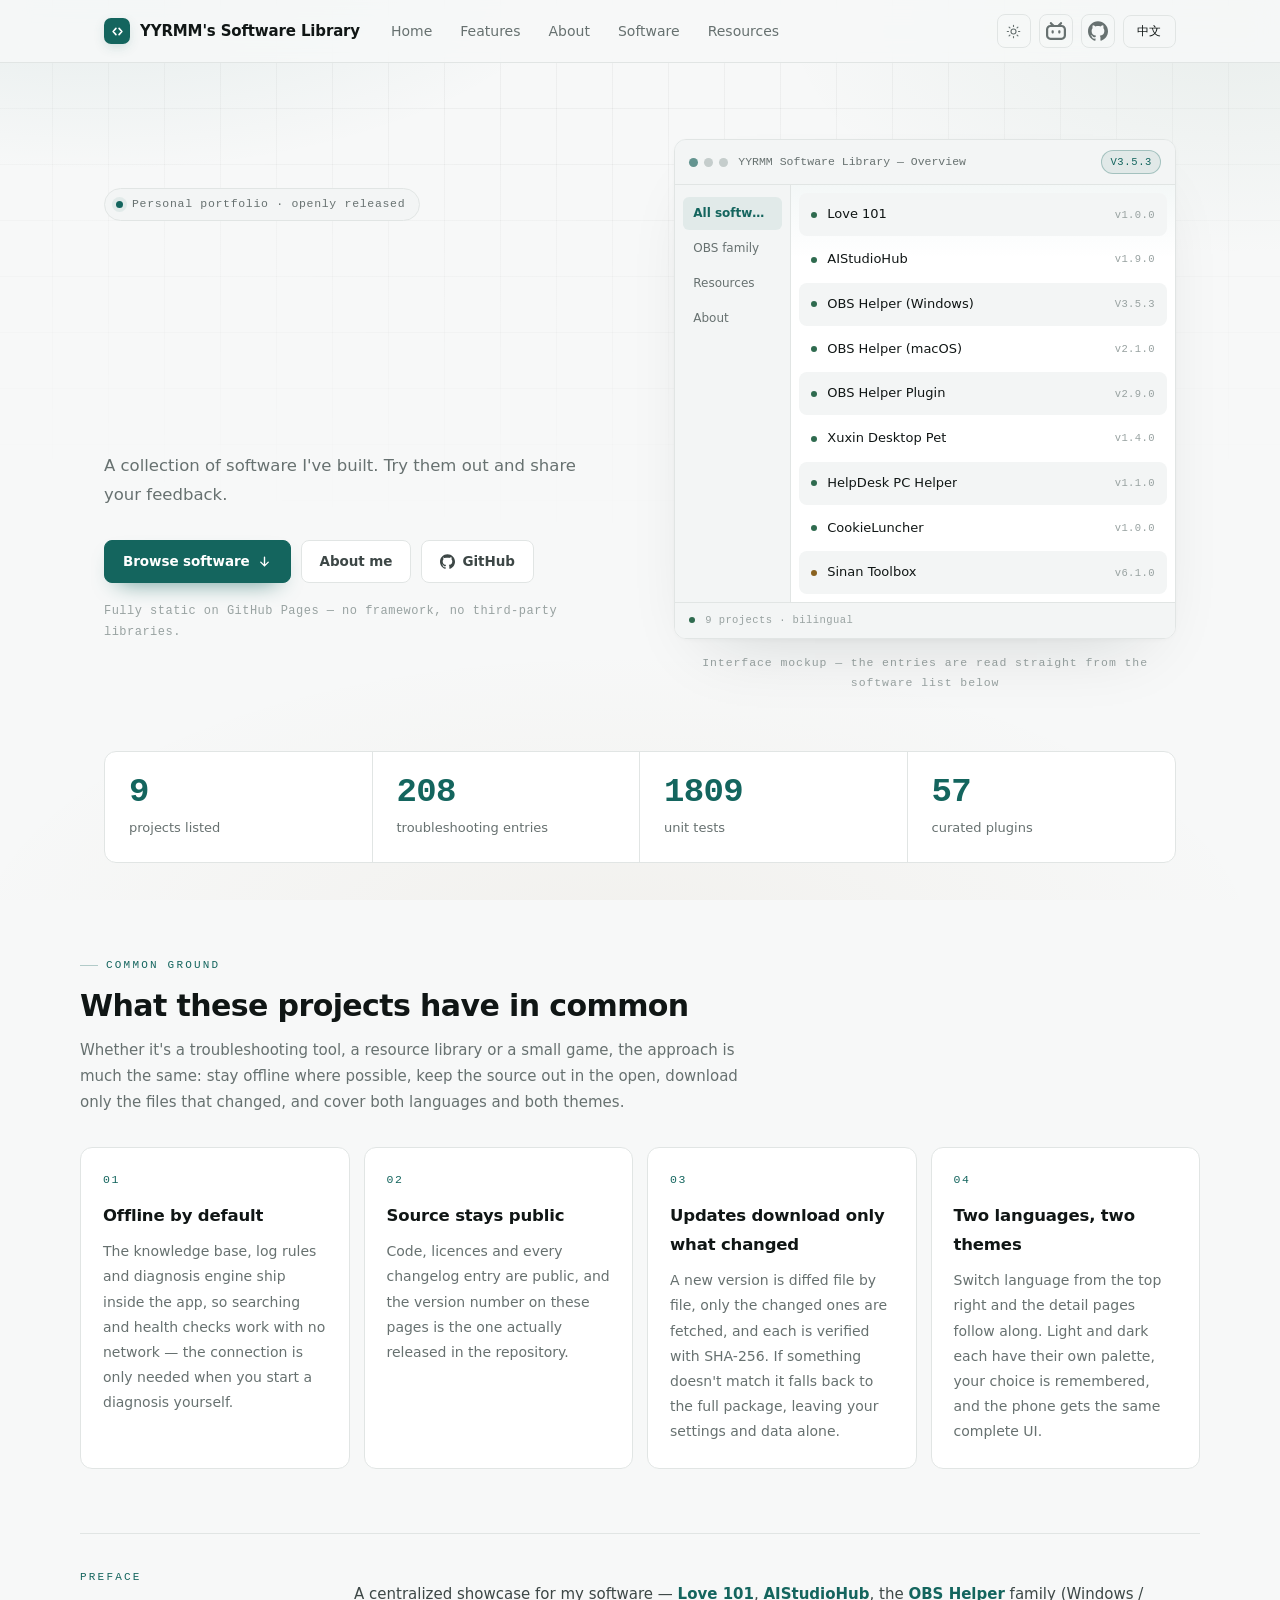
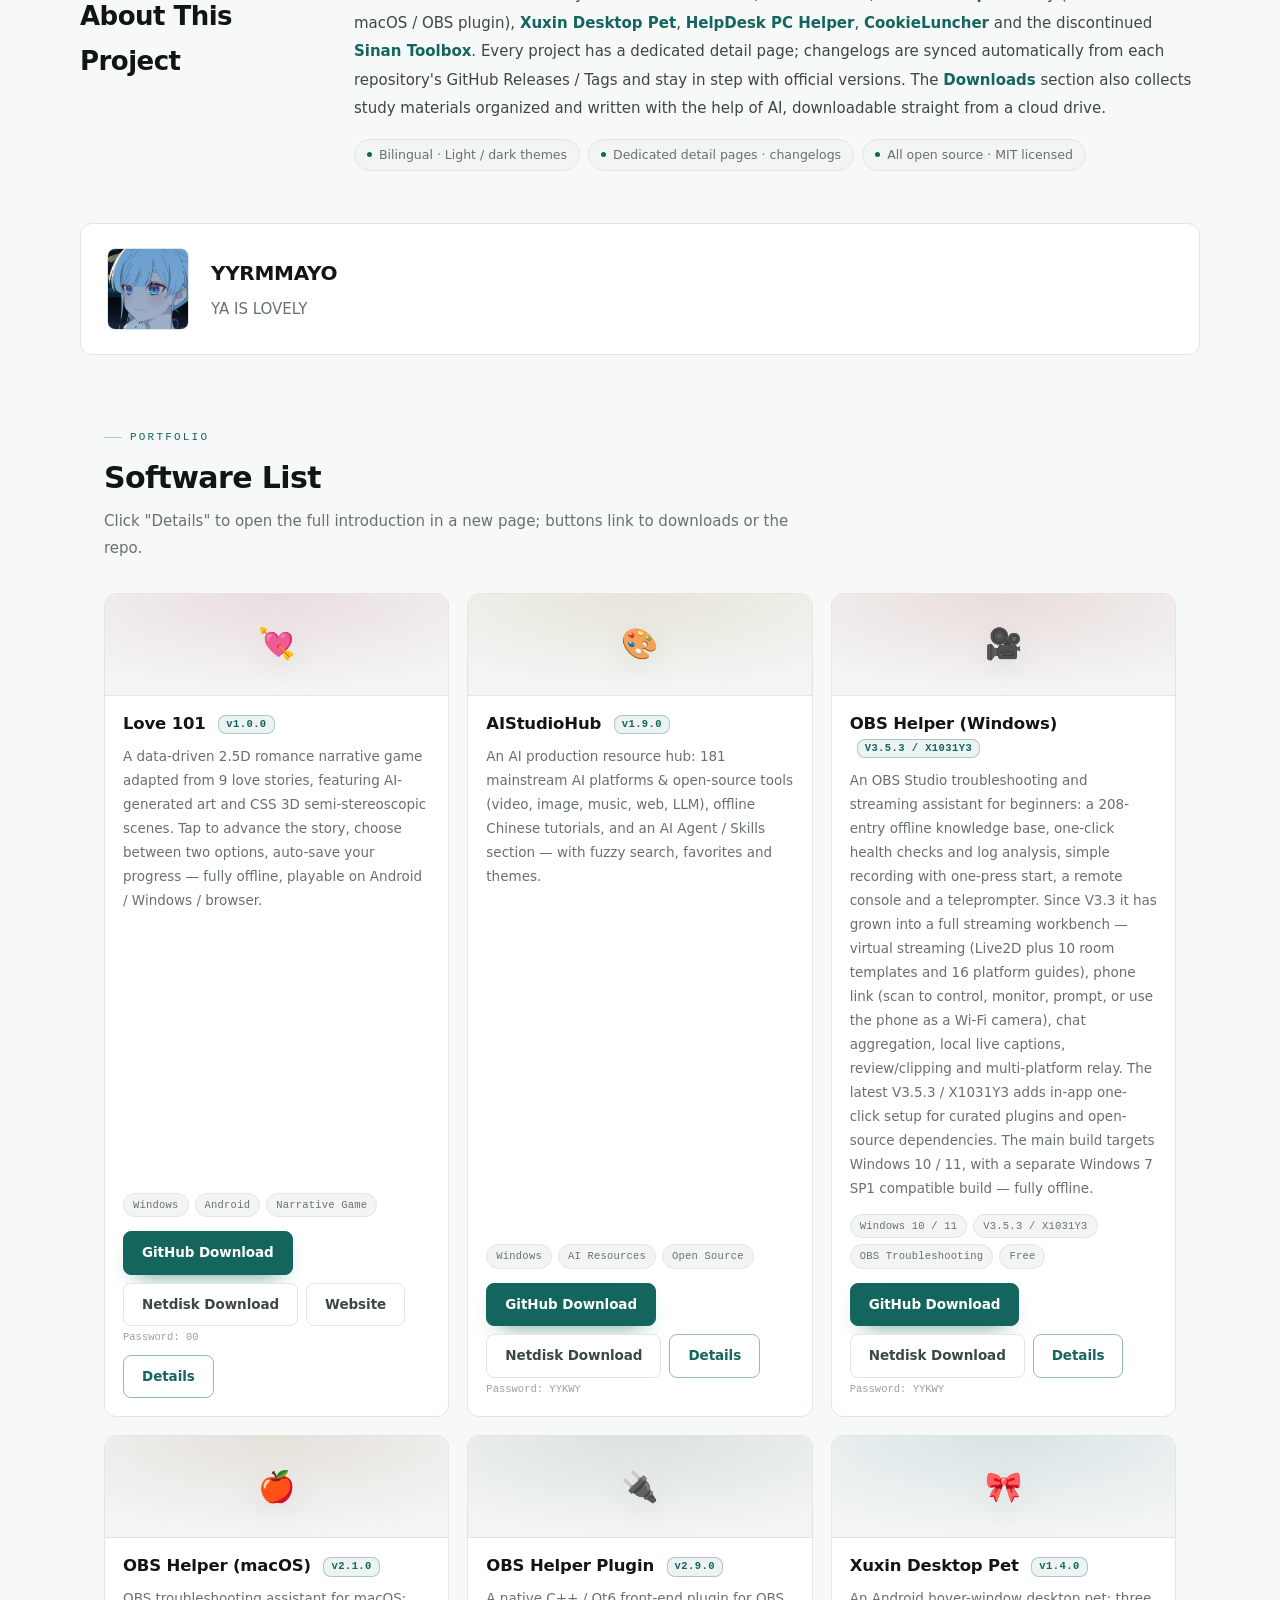
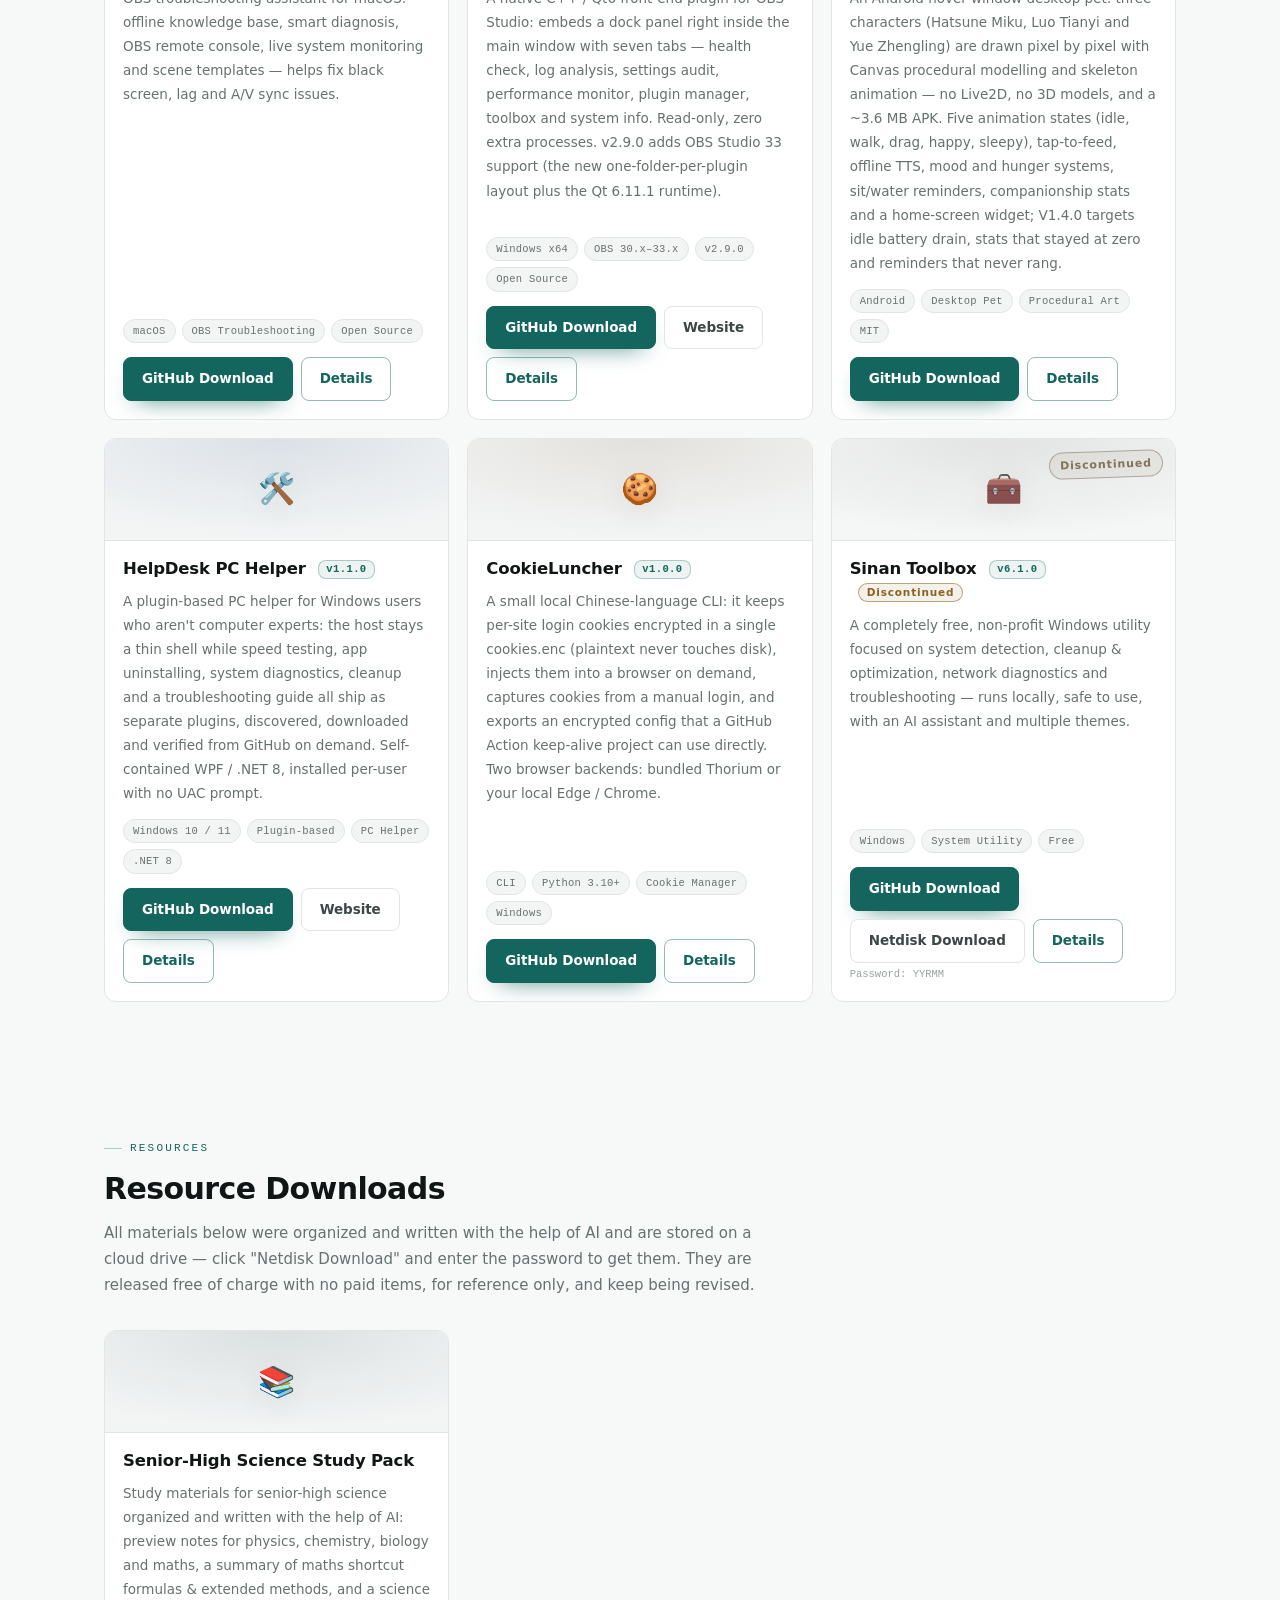
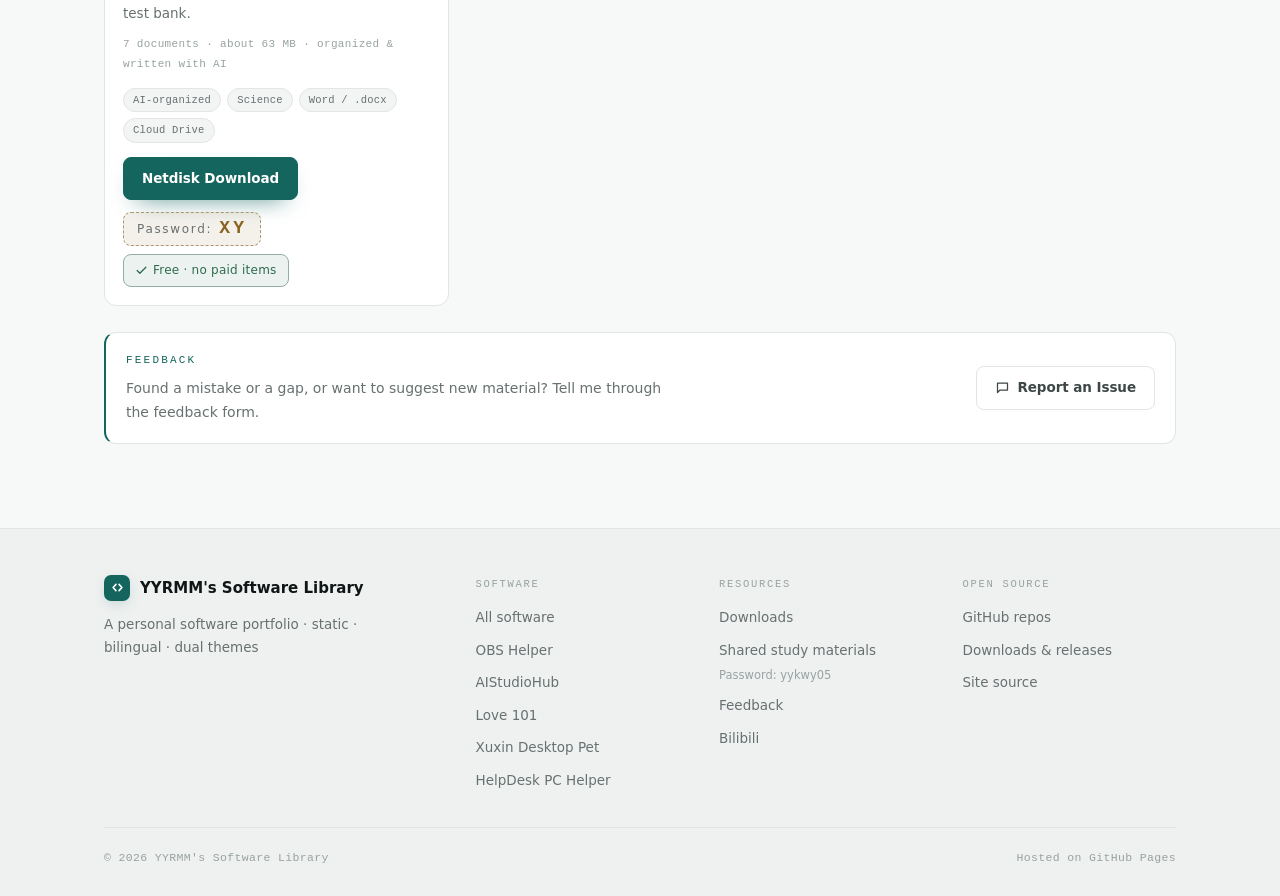
<file: index.html>
﻿<!DOCTYPE html>
<html lang="zh-CN">
<head>
  <meta charset="UTF-8" />
  <meta name="viewport" content="width=device-width, initial-scale=1.0" />
  <meta name="description" content="YYRMM的软件库 — 个人软件作品集 · 纯静态 · 中英双语 · 深浅双主题" />
  <title>YYRMM的软件库</title>
  <link rel="icon" type="image/png" href="assets/images/favicon.png" />
  <!-- 主题脚本：head 中同步加载，第一时间应用已保存的主题（防闪烁） -->
  <script src="assets/js/theme.js"></script>
  <link rel="stylesheet" href="assets/css/style.css" />

  <!-- ===== 站长平台验证：把两个 content 换成对应平台给你的验证码 =====
       ① Google Search Console：添加资源 → 选「HTML 标记」方式 → 复制那串 content
          （验证通过后记得点「提交站点地图」，填 sitemap.xml）
       ② 百度搜索资源平台：添加站点 → 选「HTML 标签验证」→ 复制 content
       验证通过后这两行的 content 要保持填写状态，删了会掉验证。
       注意：这一块不归 scripts/prerender.py 管，不会被它覆盖。
       还没去验证时留着这两个占位值即可，对页面没有影响。 -->
  <meta name="google-site-verification" content="请替换为 Google Search Console 的验证码" />
  <meta name="baidu-site-verification" content="请替换为百度搜索资源平台的验证码" />
  <!-- SEO:START 由 scripts/prerender.py 生成，勿手改 -->
  <link rel="canonical" href="https://yyrmmayo.github.io/" />
  <meta property="og:type" content="website" />
  <meta property="og:site_name" content="YYRMM的软件库" />
  <meta property="og:locale" content="zh_CN" />
  <meta property="og:title" content="YYRMM的软件库" />
  <meta property="og:description" content="YYRMM的软件库 — 个人软件作品集 · 纯静态 · 中英双语 · 深浅双主题" />
  <meta property="og:url" content="https://yyrmmayo.github.io/" />
  <meta property="og:image" content="https://yyrmmayo.github.io/assets/images/og-cover.png" />
  <meta property="og:image:width" content="1200" />
  <meta property="og:image:height" content="630" />
  <meta property="og:image:alt" content="YYRMM的软件库" />
  <meta name="twitter:card" content="summary_large_image" />
  <meta name="twitter:title" content="YYRMM的软件库" />
  <meta name="twitter:description" content="YYRMM的软件库 — 个人软件作品集 · 纯静态 · 中英双语 · 深浅双主题" />
  <meta name="twitter:image" content="https://yyrmmayo.github.io/assets/images/og-cover.png" />
  <script type="application/ld+json">
{
  "@context": "https://schema.org",
  "@type": "WebSite",
  "name": "YYRMM的软件库",
  "alternateName": "YYRMM's Software Library",
  "url": "https://yyrmmayo.github.io/",
  "description": "YYRMM的软件库 — 个人软件作品集 · 纯静态 · 中英双语 · 深浅双主题",
  "inLanguage": [
    "zh-CN",
    "en"
  ],
  "author": {
    "@type": "Person",
    "name": "YYRMMAYO",
    "url": "https://github.com/YYRMMAYO"
  },
  "mainEntity": {
    "@type": "ItemList",
    "name": "YYRMM 的软件库 · 收录软件",
    "numberOfItems": 9,
    "itemListElement": [
      {
        "@type": "ListItem",
        "position": 1,
        "name": "第101种理由",
        "url": "https://yyrmmayo.github.io/detail/love101.html"
      },
      {
        "@type": "ListItem",
        "position": 2,
        "name": "AIStudioHub",
        "url": "https://yyrmmayo.github.io/detail/aistudio.html"
      },
      {
        "@type": "ListItem",
        "position": 3,
        "name": "OBS帮助助手（Windows）",
        "url": "https://yyrmmayo.github.io/detail/obs.html"
      },
      {
        "@type": "ListItem",
        "position": 4,
        "name": "OBS 排障助手（macOS）",
        "url": "https://yyrmmayo.github.io/detail/obs-mac.html"
      },
      {
        "@type": "ListItem",
        "position": 5,
        "name": "OBS 排障助手 · 插件版",
        "url": "https://yyrmmayo.github.io/detail/obs-plugin.html"
      },
      {
        "@type": "ListItem",
        "position": 6,
        "name": "绪心桌宠",
        "url": "https://yyrmmayo.github.io/detail/xuxin.html"
      },
      {
        "@type": "ListItem",
        "position": 7,
        "name": "HelpDesk 电脑助手",
        "url": "https://yyrmmayo.github.io/detail/helpdesk.html"
      },
      {
        "@type": "ListItem",
        "position": 8,
        "name": "CookieLuncher · Cookie 启动器",
        "url": "https://yyrmmayo.github.io/detail/cookiesluncher.html"
      },
      {
        "@type": "ListItem",
        "position": 9,
        "name": "司南工具箱",
        "url": "https://yyrmmayo.github.io/detail/sinan.html"
      }
    ]
  }
}
  </script>
  <!-- SEO:END -->
</head>
<body>
  <!-- ===== 背景层：细网格 + 柔光晕（纯 CSS，无图片） ===== -->
  <div class="bg-scene" aria-hidden="true"></div>

  <!-- ===== 顶部导航栏 ===== -->
  <header class="topbar">
    <div class="container topbar-inner">
      <a class="brand" href="#home">
        <span class="brand-mark" aria-hidden="true">
          <svg viewBox="0 0 24 24" width="15" height="15" fill="none" stroke="currentColor" stroke-width="2.6" stroke-linecap="round" stroke-linejoin="round"><path d="M9.5 7 5 12l4.5 5M14.5 7 19 12l-4.5 5"/></svg>
        </span>
        <span data-i18n="brand">YYRMM的软件库</span>
      </a>
      <nav class="top-nav" aria-label="站点导航">
        <a class="top-link" href="#home" data-i18n="navHome">首页</a>
        <a class="top-link" href="#features" data-i18n="navFeatures">特性</a>
        <a class="top-link" href="#profile" data-i18n="navProfile">关于我</a>
        <a class="top-link" href="#software" data-i18n="navSoftware">软件列表</a>
        <a class="top-link" href="#resources" data-i18n="navResources">资料</a>
      </nav>
      <div class="top-actions">
        <button id="theme-toggle" class="theme-toggle" type="button" aria-label="切换到浅色主题"></button>
        <a class="social-link" href="https://space.bilibili.com/539873580?spm_id_from=333.1007.0.0" target="_blank" rel="noopener" aria-label="Bilibili">
          <svg viewBox="0 0 24 24" width="20" height="20" fill="currentColor" aria-hidden="true"><path d="M17.813 4.653h.854c1.51.054 2.769.578 3.773 1.574 1.004.995 1.524 2.249 1.56 3.76v7.36c-.036 1.51-.556 2.769-1.56 3.773s-2.262 1.524-3.773 1.56H5.333c-1.51-.036-2.769-.556-3.773-1.56S.036 18.858 0 17.347v-7.36c.036-1.511.556-2.765 1.56-3.76 1.004-.996 2.262-1.52 3.773-1.574h.774l-1.174-1.12a1.234 1.234 0 0 1-.373-.906c0-.356.124-.658.373-.907l.027-.027c.267-.249.573-.373.92-.373.347 0 .653.124.92.373L9.653 4.44c.071.071.134.142.187.213h4.267a.836.836 0 0 1 .16-.213l2.853-2.747c.267-.249.573-.373.92-.373.347 0 .662.151.929.4.267.249.391.551.391.907 0 .355-.124.657-.373.906zM5.333 7.24c-.746.018-1.373.276-1.88.773-.506.498-.769 1.13-.786 1.894v7.52c.017.764.28 1.395.786 1.893.507.498 1.134.756 1.88.773h13.334c.746-.017 1.373-.275 1.88-.773.506-.498.769-1.129.786-1.893v-7.52c-.017-.765-.28-1.396-.786-1.894-.507-.497-1.134-.755-1.88-.773zM8 11.107c.373 0 .684.124.933.373.25.249.383.569.4.96v1.173c-.017.391-.15.711-.4.96-.249.25-.56.374-.933.374s-.684-.125-.933-.374c-.25-.249-.383-.569-.4-.96V12.44c0-.373.129-.689.386-.947.258-.257.574-.386.947-.386zm8 0c.373 0 .684.124.933.373.25.249.383.569.4.96v1.173c-.017.391-.15.711-.4.96-.249.25-.56.374-.933.374s-.684-.125-.933-.374c-.25-.249-.383-.569-.4-.96V12.44c.017-.391.15-.711.4-.96.249-.249.56-.373.933-.373Z"/></svg>
        </a>
        <a class="social-link" href="https://github.com/YYRMMAYO?tab=repositories" target="_blank" rel="noopener" aria-label="GitHub">
          <svg viewBox="0 0 24 24" width="20" height="20" fill="currentColor" aria-hidden="true"><path d="M12 .297c-6.63 0-12 5.373-12 12 0 5.303 3.438 9.8 8.205 11.385.6.113.82-.258.82-.577 0-.285-.01-1.04-.015-2.04-3.338.724-4.042-1.61-4.042-1.61C4.422 18.07 3.633 17.7 3.633 17.7c-1.087-.744.084-.729.084-.729 1.205.084 1.838 1.236 1.838 1.236 1.07 1.835 2.809 1.305 3.495.998.108-.776.417-1.305.76-1.605-2.665-.3-5.466-1.332-5.466-5.93 0-1.31.465-2.38 1.235-3.22-.135-.303-.54-1.523.105-3.176 0 0 1.005-.322 3.3 1.23.96-.267 1.98-.399 3-.405 1.02.006 2.04.138 3 .405 2.28-1.552 3.285-1.23 3.285-1.23.645 1.653.24 2.873.12 3.176.765.84 1.23 1.91 1.23 3.22 0 4.61-2.805 5.625-5.475 5.92.42.36.81 1.096.81 2.22 0 1.606-.015 2.896-.015 3.286 0 .315.21.69.825.57C20.565 22.092 24 17.592 24 12.297c0-6.627-5.373-12-12-12"/></svg>
        </a>
        <button id="lang-toggle" class="lang-toggle" type="button" aria-label="Switch language">EN</button>
      </div>
    </div>
  </header>

  <!-- ===== 内容区 ===== -->
  <div class="page">
    <!-- Hero：左文案 + 右产品预览（界面示意，由 main.js 依据软件数据生成） -->
    <section class="hero" id="home">
      <div class="container hero-grid">
        <div class="hero-copy">
          <p class="hero-badge"><span class="hero-badge-dot" aria-hidden="true"></span><span data-i18n="heroBadge">开源 · 纯静态 · 中英双语</span></p>
          <div class="hero-title-row">
            <h1 class="hero-title" id="hero-title" data-i18n="heroTitle" data-i18n-aria="heroTitle">YYRMM的软件库</h1>
          </div>
          <p class="hero-sub" data-i18n="heroSub">这里收录了我开发的软件，欢迎试用与反馈。</p>
          <div class="hero-actions">
            <a class="btn btn-primary" href="#software">
              <span data-i18n="ctaBrowse">浏览软件</span>
              <svg viewBox="0 0 24 24" width="15" height="15" fill="none" stroke="currentColor" stroke-width="2.2" stroke-linecap="round" stroke-linejoin="round" aria-hidden="true"><path d="M12 5v14M6 13l6 6 6-6"/></svg>
            </a>
            <a class="btn btn-ghost" href="#profile">
              <span data-i18n="ctaAbout">关于我</span>
            </a>
            <a class="btn btn-ghost" href="https://github.com/YYRMMAYO?tab=repositories" target="_blank" rel="noopener">
              <svg viewBox="0 0 24 24" width="15" height="15" fill="currentColor" aria-hidden="true"><path d="M12 .297c-6.63 0-12 5.373-12 12 0 5.303 3.438 9.8 8.205 11.385.6.113.82-.258.82-.577 0-.285-.01-1.04-.015-2.04-3.338.724-4.042-1.61-4.042-1.61C4.422 18.07 3.633 17.7 3.633 17.7c-1.087-.744.084-.729.084-.729 1.205.084 1.838 1.236 1.838 1.236 1.07 1.835 2.809 1.305 3.495.998.108-.776.417-1.305.76-1.605-2.665-.3-5.466-1.332-5.466-5.93 0-1.31.465-2.38 1.235-3.22-.135-.303-.54-1.523.105-3.176 0 0 1.005-.322 3.3 1.23.96-.267 1.98-.399 3-.405 1.02.006 2.04.138 3 .405 2.28-1.552 3.285-1.23 3.285-1.23.645 1.653.24 2.873.12 3.176.765.84 1.23 1.91 1.23 3.22 0 4.61-2.805 5.625-5.475 5.92.42.36.81 1.096.81 2.22 0 1.606-.015 2.896-.015 3.286 0 .315.21.69.825.57C20.565 22.092 24 17.592 24 12.297c0-6.627-5.373-12-12-12"/></svg>
              <span>GitHub</span>
            </a>
          </div>
          <p class="hero-note" data-i18n="heroNote">纯静态站点 · 零依赖加载 · 由 GitHub Pages 托管</p>
        </div>

        <div class="hero-visual" data-reveal>
          <div class="preview" aria-hidden="true">
            <div class="preview-chrome">
              <span class="preview-dots"><i></i><i></i><i></i></span>
              <span class="preview-title" data-i18n="previewTitle">YYRMM 软件库 — 总览</span>
              <span class="preview-tag" id="preview-tag">latest</span>
            </div>
            <div class="preview-body">
              <nav class="preview-rail">
                <span class="preview-rail-item is-active" data-i18n="previewRailAll">全部软件</span>
                <span class="preview-rail-item" data-i18n="previewRailObs">OBS 系列</span>
                <span class="preview-rail-item" data-i18n="previewRailRes">资料</span>
                <span class="preview-rail-item" data-i18n="previewRailAbout">关于</span>
              </nav>
              <div class="preview-list" id="preview-list">
                <!-- 条目由 assets/js/main.js 依据 softwareList 生成 -->
              </div>
            </div>
            <div class="preview-status" id="preview-status">
              <!-- 状态栏文案由 assets/js/main.js 生成 -->
            </div>
          </div>
          <p class="fig-caption" data-i18n="figHero">fig. 01 — 软件库总览</p>
        </div>
      </div>

      <!-- 数据统计条：真实数字，由 main.js 的 STATS 渲染 -->
      <div class="container">
        <div class="stats" id="stat-grid" data-reveal>
          <!-- 统计项由 assets/js/main.js 生成 -->
        </div>
      </div>
    </section>

    <!-- 特性：编号分段（01 / 02 / 03 …） -->
    <section class="section container" id="features">
      <div class="section-head" data-reveal>
        <p class="section-eyebrow" data-i18n="featEyebrow">特性</p>
        <h2 class="section-title" data-i18n="featTitle">为长期使用而做的软件</h2>
        <p class="section-desc" data-i18n="featDesc">四个共同点贯穿全部项目：离线可用、开源可查、更新轻量、双语双主题。</p>
      </div>
      <ol class="feat-grid" id="feat-grid">
        <!-- 编号特性由 assets/js/main.js 生成 -->
      </ol>
    </section>

    <!-- 项目介绍 -->
    <section class="intro container" id="intro" data-reveal>
      <div class="intro-inner">
        <div class="intro-head">
          <span class="intro-eyebrow" data-i18n="introEyebrow">卷首语</span>
          <h2 class="intro-title" data-i18n="introTitle">关于本项目</h2>
        </div>
        <div class="intro-body">
          <p class="intro-text" data-lang="zh">
            「YYRMM的软件库」是个人软件作品的集中展示站点，收录<strong>第101种理由</strong>、<strong>AIStudioHub</strong>、OBS 系列三个版本（Windows 版 <strong>OBS帮助助手</strong>、macOS 与 OBS 插件版 <strong>OBS 排障助手</strong>）、<strong>绪心桌宠</strong>、<strong>HelpDesk 电脑助手</strong>、<strong>CookieLuncher</strong>，以及已停止开发的<strong>司南工具箱</strong>。
            各软件均配有独立的详细介绍页；「更新记录」由脚本自动同步自对应仓库的 GitHub Releases / Tags，与正式发布版本保持一致。
            「资料下载」板块另收录由 AI 整理与编写的学习资料合集，可通过云盘直接下载。
          </p>
          <p class="intro-text" data-lang="en">
            A centralized showcase for my software — <strong>Love 101</strong>, <strong>AIStudioHub</strong>, the <strong>OBS Helper</strong> family (Windows / macOS / OBS plugin), <strong>Xuxin Desktop Pet</strong>, <strong>HelpDesk PC Helper</strong>, <strong>CookieLuncher</strong> and the discontinued <strong>Sinan Toolbox</strong>.
            Every project has a dedicated detail page; changelogs are synced automatically from each repository's GitHub Releases / Tags and stay in step with official versions.
            The <strong>Downloads</strong> section also collects study materials organized and written with the help of AI, downloadable straight from a cloud drive.
          </p>
          <ul class="intro-points" data-lang="zh">
            <li>中英双语 · 深浅双主题</li>
            <li>独立详情页 · 版本更新记录</li>
            <li>全部开源 · MIT 协议</li>
          </ul>
          <ul class="intro-points" data-lang="en">
            <li>Bilingual · Light / dark themes</li>
            <li>Dedicated detail pages · changelogs</li>
            <li>All open source · MIT licensed</li>
          </ul>
        </div>
      </div>
    </section>

    <!-- 个人介绍 -->
    <section class="profile container" id="profile" data-reveal>
      <img id="profile-avatar" class="profile-avatar" src="assets/images/avatar.png" alt="avatar" />
      <div class="profile-info">
        <h2 id="profile-name" class="profile-name"></h2>
        <p id="profile-bio" class="profile-bio"></p>
      </div>
    </section>

    <!-- 软件展示区 / 资料下载区 -->
    <main class="container">
      <section class="section" id="software">
        <div class="section-head" data-reveal>
          <p class="section-eyebrow" data-i18n="swEyebrow">作品集</p>
          <h2 class="section-title" data-i18n="sectionTitle">软件列表</h2>
          <p class="section-desc" data-i18n="sectionDesc">点击卡片上的按钮即可下载或访问项目主页。</p>
        </div>
        <div id="software-grid" class="grid">
          <!-- PRERENDER:START 由 scripts/prerender.py 生成，勿手改 -->
          <article class="card" data-reveal style="--card-accent:#b03a48">
                  <div class="card-thumb" data-detail="love101" title="详细介绍"><span class="card-icon">💘</span></div>
                  <div class="card-body">
                    <h3 class="card-title" data-detail="love101">第101种理由 <span class="card-version">v1.0.0</span></h3>
                    <p class="card-desc">数据驱动的 2.5D 恋爱叙事游戏：剧情改编自 9 段爱情故事，AI 生成立绘，部分场景以 CSS 3D 做半立体叙述。点击推进剧情、双选项互动、进度自动保存，完全离线可玩，支持安卓 / Windows / 浏览器。</p>
                    <div class="card-tags"><span class="tag">Windows</span><span class="tag">Android</span><span class="tag">叙事游戏</span></div>
                    <div class="card-links"><a class="btn btn-primary" href="https://github.com/YYRMMAYO/love101/releases/tag/v1.0.0" target="_blank" rel="noopener">GitHub 下载</a><span class="netdisk-block"><a class="btn btn-ghost" href="https://wwbpq.lanzouu.com/b01d75y5fc" target="_blank" rel="noopener">网盘下载</a><span class="netdisk-pwd">密码：00</span></span><a class="btn btn-ghost" href="https://github.com/YYRMMAYO/love101" target="_blank" rel="noopener">主页</a><a class="btn btn-show" href="detail/love101.html" target="_blank" rel="noopener">详细介绍</a></div>
                  </div>
                </article>
                <article class="card" data-reveal style="--card-accent:#9c7c1e">
                  <div class="card-thumb" data-detail="aistudio" title="详细介绍"><span class="card-icon">🎨</span></div>
                  <div class="card-body">
                    <h3 class="card-title" data-detail="aistudio">AIStudioHub <span class="card-version">v1.9.0</span></h3>
                    <p class="card-desc">AI 制作资源整合中心：汇集 181 个主流 AI 平台与开源工具（视频制作、图像生成、音乐音频、网页制作、文本大模型），内置离线中文教程与 AI Agent / Skill 专区，支持模糊搜索、收藏与个性化主题。</p>
                    <div class="card-tags"><span class="tag">Windows</span><span class="tag">AI 资源库</span><span class="tag">开源</span></div>
                    <div class="card-links"><a class="btn btn-primary" href="https://github.com/YYRMMAYO/AIStudioHub" target="_blank" rel="noopener">GitHub 下载</a><span class="netdisk-block"><a class="btn btn-ghost" href="https://wwbpq.lanzouu.com/b01d75a4yb" target="_blank" rel="noopener">网盘下载</a><span class="netdisk-pwd">密码：YYKWY</span></span><a class="btn btn-show" href="detail/aistudio.html" target="_blank" rel="noopener">详细介绍</a></div>
                  </div>
                </article>
                <article class="card" data-reveal style="--card-accent:#a63a2b">
                  <div class="card-thumb" data-detail="obs" title="详细介绍"><span class="card-icon">🎥</span></div>
                  <div class="card-body">
                    <h3 class="card-title" data-detail="obs">OBS帮助助手（Windows） <span class="card-version">V3.5.3 / X1031Y3</span></h3>
                    <p class="card-desc">面向直播新手的 OBS Studio 排障与直播助手：208 条离线知识库、一键体检与日志分析、简单录像与一键开录、远程控制台与提词器；V3.3 起又长成一套直播工作台 —— 虚拟直播（Live2D + 10 套直播间模板 + 16 个平台开播引导）、手机联动（扫码遥控 / 监看 / 提词 / 当 Wi-Fi 摄像头）、弹幕聚合、本地实时字幕、复盘切片与多平台转推。最新 V3.5.3 / X1031Y3 把精选插件与开源依赖做成应用内一键配置。主构建面向 Windows 10 / 11，另有 Windows 7 SP1 兼容构建；纯离线可用。</p>
                    <div class="card-tags"><span class="tag">Windows 10 / 11</span><span class="tag">V3.5.3 / X1031Y3</span><span class="tag">OBS 排障</span><span class="tag">免费</span></div>
                    <div class="card-links"><a class="btn btn-primary" href="https://github.com/YYRMMAYO/OBS_Helper/releases/latest" target="_blank" rel="noopener">GitHub 下载</a><span class="netdisk-block"><a class="btn btn-ghost" href="https://wwbpq.lanzouu.com/b01d7578be" target="_blank" rel="noopener">网盘下载</a><span class="netdisk-pwd">密码：YYKWY</span></span><a class="btn btn-show" href="detail/obs.html" target="_blank" rel="noopener">详细介绍</a></div>
                  </div>
                </article>
                <article class="card" data-reveal style="--card-accent:#8b5a2b">
                  <div class="card-thumb" data-detail="obs-mac" title="详细介绍"><span class="card-icon">🍎</span></div>
                  <div class="card-body">
                    <h3 class="card-title" data-detail="obs-mac">OBS 排障助手（macOS） <span class="card-version">v2.1.0</span></h3>
                    <p class="card-desc">OBS 直播排障助手 macOS 版：离线知识库、智能诊断、OBS 远程控制台、系统实时监控与场景模板，帮你快速解决黑屏、卡顿、音画不同步等直播问题。</p>
                    <div class="card-tags"><span class="tag">macOS</span><span class="tag">OBS 排障</span><span class="tag">开源</span></div>
                    <div class="card-links"><a class="btn btn-primary" href="https://github.com/YYRMMAYO/OBS-Helpmac" target="_blank" rel="noopener">GitHub 下载</a><a class="btn btn-show" href="detail/obs-mac.html" target="_blank" rel="noopener">详细介绍</a></div>
                  </div>
                </article>
                <article class="card" data-reveal style="--card-accent:#3d5a56">
                  <div class="card-thumb" data-detail="obs-plugin" title="详细介绍"><span class="card-icon">🔌</span></div>
                  <div class="card-body">
                    <h3 class="card-title" data-detail="obs-plugin">OBS 排障助手 · 插件版 <span class="card-version">v2.9.0</span></h3>
                    <p class="card-desc">纯原生 C++ / Qt6 的 OBS Studio 前端插件：以停靠面板直接嵌入 OBS 主窗口，七大专栏覆盖体检、日志分析、设置体检、性能监控、插件管理、工具箱与系统信息，全程只读检测、零额外进程。v2.9.0 适配 OBS Studio 33（新的「一插件一目录」插件布局 + Qt 6.11.1 依赖）。</p>
                    <div class="card-tags"><span class="tag">Windows x64</span><span class="tag">OBS 30.x–33.x</span><span class="tag">v2.9.0</span><span class="tag">开源</span></div>
                    <div class="card-links"><a class="btn btn-primary" href="https://github.com/YYRMMAYO/OBS_Helper_Plugin/releases" target="_blank" rel="noopener">GitHub 下载</a><a class="btn btn-ghost" href="https://github.com/YYRMMAYO/OBS_Helper_Plugin" target="_blank" rel="noopener">主页</a><a class="btn btn-show" href="detail/obs-plugin.html" target="_blank" rel="noopener">详细介绍</a></div>
                  </div>
                </article>
                <article class="card" data-reveal style="--card-accent:#2f6f74">
                  <div class="card-thumb" data-detail="xuxin" title="详细介绍"><span class="card-icon">🎀</span></div>
                  <div class="card-body">
                    <h3 class="card-title" data-detail="xuxin">绪心桌宠 <span class="card-version">v1.4.0</span></h3>
                    <p class="card-desc">安卓悬浮窗桌宠：初音未来 / 洛天依 / 乐正绫三套角色全部由 Canvas 程序化建模 + 骨骼动画逐像素绘制，不依赖 Live2D 与 3D 模型，APK 约 3.6 MB。待机 / 行走 / 拖拽 / 开心 / 困倦五态动画，点击投喂、离线 TTS 语音、心情与饱食度养成、久坐喝水提醒、陪伴统计与桌面小组件；V1.4.0 专治长时间挂机的耗电、统计恒为 0 与提醒不响。</p>
                    <div class="card-tags"><span class="tag">Android</span><span class="tag">桌宠</span><span class="tag">程序化建模</span><span class="tag">MIT</span></div>
                    <div class="card-links"><a class="btn btn-primary" href="https://github.com/YYRMMAYO/xuxin-desktop-pet" target="_blank" rel="noopener">GitHub 下载</a><a class="btn btn-show" href="detail/xuxin.html" target="_blank" rel="noopener">详细介绍</a></div>
                  </div>
                </article>
                <article class="card" data-reveal style="--card-accent:#3f5b8a">
                  <div class="card-thumb" data-detail="helpdesk" title="详细介绍"><span class="card-icon">🛠️</span></div>
                  <div class="card-body">
                    <h3 class="card-title" data-detail="helpdesk">HelpDesk 电脑助手 <span class="card-version">v1.1.0</span></h3>
                    <p class="card-desc">面向不太懂电脑的 Windows 用户的插件式电脑助手：主程序只保留一套薄外壳，网速检测、软件卸载、系统诊断、系统清理与故障排除指南都做成独立插件，从 GitHub 在线发现、下载、校验后加载，用户需要哪个装哪个。WPF / .NET 8 自包含发布，装到用户目录、全程不弹 UAC。</p>
                    <div class="card-tags"><span class="tag">Windows 10 / 11</span><span class="tag">插件式</span><span class="tag">电脑助手</span><span class="tag">.NET 8</span></div>
                    <div class="card-links"><a class="btn btn-primary" href="https://github.com/YYRMMAYO/HelpDesk/releases" target="_blank" rel="noopener">GitHub 下载</a><a class="btn btn-ghost" href="https://github.com/YYRMMAYO/HelpDesk" target="_blank" rel="noopener">主页</a><a class="btn btn-show" href="detail/helpdesk.html" target="_blank" rel="noopener">详细介绍</a></div>
                  </div>
                </article>
                <article class="card" data-reveal style="--card-accent:#7a5b3a">
                  <div class="card-thumb" data-detail="cookiesluncher" title="详细介绍"><span class="card-icon">🍪</span></div>
                  <div class="card-body">
                    <h3 class="card-title" data-detail="cookiesluncher">CookieLuncher · Cookie 启动器 <span class="card-version">v1.0.0</span></h3>
                    <p class="card-desc">本地运行的中文命令行小工具：把各网站的登录 Cookie 加密保存在本机单个 cookies.enc 里（明文永不落盘），需要时一键注入浏览器打开网站，也可以手动登录后采集 Cookie，并导出成 GitHub Action 保活项目能直接用的密文配置。支持内置 Thorium 与本机 Edge / Chrome 两种浏览器后端。</p>
                    <div class="card-tags"><span class="tag">命令行</span><span class="tag">Python 3.10+</span><span class="tag">Cookie 管理</span><span class="tag">Windows</span></div>
                    <div class="card-links"><a class="btn btn-primary" href="https://github.com/YYRMMAYO/CookiesLuncher" target="_blank" rel="noopener">GitHub 下载</a><a class="btn btn-show" href="detail/cookiesluncher.html" target="_blank" rel="noopener">详细介绍</a></div>
                  </div>
                </article>
                <article class="card is-discontinued" data-reveal style="--card-accent:#4a6b52">
                  <div class="card-thumb" data-detail="sinan" title="详细介绍"><span class="card-icon">🧰</span><span class="stamp-badge">停止开发</span></div>
                  <div class="card-body">
                    <h3 class="card-title" data-detail="sinan">司南工具箱 <span class="card-version">v6.1.0</span><span class="title-stamp">停止开发</span></h3>
                    <p class="card-desc">完全免费、非盈利的 Windows 辅助工具：专注系统检测、清理优化、网络诊断与故障排查，本地运行、操作安全，内置 AI 助手与多套个性化主题。</p>
                    <div class="card-tags"><span class="tag">Windows</span><span class="tag">系统工具</span><span class="tag">免费</span></div>
                    <div class="card-links"><a class="btn btn-primary" href="https://github.com/YYRMMAYO/WINhelper" target="_blank" rel="noopener">GitHub 下载</a><span class="netdisk-block"><a class="btn btn-ghost" href="https://wwbpq.lanzouu.com/b01d71xtzg" target="_blank" rel="noopener">网盘下载</a><span class="netdisk-pwd">密码：YYRMM</span></span><a class="btn btn-show" href="detail/sinan.html" target="_blank" rel="noopener">详细介绍</a></div>
                  </div>
                </article>
          <!-- PRERENDER:END -->
        </div>
        <p id="empty-state" class="empty-state" hidden data-i18n="emptyState">暂无可展示的软件，敬请期待。</p>
      </section>

      <!-- 资料下载：点击卡片按钮进入云盘下载；下方为问题反馈入口 -->
      <section class="section" id="resources">
        <div class="section-head" data-reveal>
          <p class="section-eyebrow" data-i18n="resEyebrow">资源</p>
          <h2 class="section-title" data-i18n="resTitle">资料下载</h2>
          <p class="section-desc" data-i18n="resDesc">以下资料均由 AI 协助整理与编写，统一存放在云盘；点击「网盘下载」并输入密码即可获取。所有资料均免费发布，不含任何收费项，内容仅供参考、会持续修订。</p>
        </div>
        <div id="resource-grid" class="grid">
          <!-- PRERENDER:START 由 scripts/prerender.py 生成，勿手改 -->
          <article class="card" data-reveal style="--card-accent:#3e5c57">
                  <div class="card-thumb"><a class="card-thumb-link" href="https://wwbpq.lanzouu.com/b01d79bn7i" target="_blank" rel="noopener" aria-label="高中理科资料合集"><span class="card-icon">📚</span></a></div>
                  <div class="card-body">
                    <h3 class="card-title"><a href="https://wwbpq.lanzouu.com/b01d79bn7i" target="_blank" rel="noopener">高中理科资料合集</a></h3>
                    <p class="card-desc">由 AI 协助整理与编写的高中理科学习资料：物理 / 化学 / 生物 / 数学预习资料、高中数学快捷公式与扩展方法汇总集，以及高中理科测试题库。</p>
                    <p class="card-meta">共 7 份文档 · 约 63 MB · AI 整理与编写</p>
                    <div class="card-tags"><span class="tag">AI 整理与编写</span><span class="tag">高中理科</span><span class="tag">Word / .docx</span><span class="tag">云盘下载</span></div>
                    <div class="card-links"><a class="btn btn-primary" href="https://wwbpq.lanzouu.com/b01d79bn7i" target="_blank" rel="noopener">网盘下载</a></div>
                    <div class="res-dl-note"><span class="res-pwd"><span class="res-pwd-label">密码：</span><b class="res-pwd-value">XY</b></span><span class="res-free"><svg viewBox="0 0 24 24" width="13" height="13" fill="none" stroke="currentColor" stroke-width="2.4" stroke-linecap="round" stroke-linejoin="round" aria-hidden="true"><path d="M20 6 9 17l-5-5"/></svg>免费发布 · 不含收费项</span></div>
                  </div>
                </article>
          <!-- PRERENDER:END -->
        </div>
        <p id="resource-empty-state" class="empty-state" hidden data-i18n="resEmptyState">资料整理中，敬请期待。</p>
        <div class="res-feedback" data-reveal>
          <div class="res-feedback-text">
            <span class="res-feedback-eyebrow" data-i18n="resFeedbackEyebrow">问题反馈</span>
            <p data-i18n="resFeedbackText">资料有误、缺漏，或者想补充新的资料？欢迎填写反馈表告诉我。</p>
          </div>
          <a class="btn btn-ghost res-feedback-btn" href="https://docs.qq.com/form/page/DSWp6cGJHZFVRdE1k" target="_blank" rel="noopener">
            <svg viewBox="0 0 24 24" width="15" height="15" fill="none" stroke="currentColor" stroke-width="2" stroke-linejoin="round" aria-hidden="true"><path d="M4 5h16v11H8l-4 4z"/></svg>
            <span data-i18n="resFeedbackBtn">各资料的问题反馈</span>
          </a>
        </div>
      </section>
    </main>

    <!-- 页脚 -->
    <footer class="site-footer">
      <div class="container">
        <div class="foot-grid">
          <div>
            <span class="foot-brand-name">
              <span class="brand-mark" aria-hidden="true">
                <svg viewBox="0 0 24 24" width="15" height="15" fill="none" stroke="currentColor" stroke-width="2.6" stroke-linecap="round" stroke-linejoin="round"><path d="M9.5 7 5 12l4.5 5M14.5 7 19 12l-4.5 5"/></svg>
              </span>
              <span data-i18n="footerName">YYRMM的软件库</span>
            </span>
            <p class="foot-tagline" data-i18n="footTagline">个人软件作品集 · 纯静态 · 中英双语 · 深浅双主题</p>
          </div>
          <div>
            <p class="foot-title" data-i18n="footColSoftware">软件</p>
            <ul class="foot-links">
              <li><a href="#software" data-i18n="footLinkList">全部软件</a></li>
              <li><a href="detail/obs.html" data-i18n="footLinkObs">OBS帮助助手</a></li>
              <li><a href="detail/aistudio.html" data-i18n="footLinkAi">AIStudioHub</a></li>
              <li><a href="detail/love101.html" data-i18n="footLinkLove">第101种理由</a></li>
              <li><a href="detail/xuxin.html" data-i18n="footLinkXuxin">绪心桌宠</a></li>
              <li><a href="detail/helpdesk.html" data-i18n="footLinkHelp">HelpDesk 电脑助手</a></li>
            </ul>
          </div>
          <div>
            <p class="foot-title" data-i18n="footColResources">资料</p>
            <ul class="foot-links">
              <li><a href="#resources" data-i18n="footLinkRes">资料下载</a></li>
              <li>
                <a href="https://wwbpq.lanzoum.com/b01d7dqjne" target="_blank" rel="noopener" data-i18n="footLinkShared">学习资料共享</a>
                <span class="foot-link-note" data-i18n="footLinkSharedPwd">网盘密码：yykwy05</span>
              </li>
              <li><a href="https://docs.qq.com/form/page/DSWp6cGJHZFVRdE1k" target="_blank" rel="noopener" data-i18n="footLinkFeedback">问题反馈</a></li>
              <li><a href="https://space.bilibili.com/539873580?spm_id_from=333.1007.0.0" target="_blank" rel="noopener" data-i18n="footLinkBili">Bilibili 主页</a></li>
            </ul>
          </div>
          <div>
            <p class="foot-title" data-i18n="footColContact">开源</p>
            <ul class="foot-links">
              <li><a href="https://github.com/YYRMMAYO?tab=repositories" target="_blank" rel="noopener" data-i18n="footLinkGithub">GitHub 仓库</a></li>
              <li><a href="https://github.com/YYRMMAYO?tab=repositories" target="_blank" rel="noopener" data-i18n="footLinkRelease">下载与发布</a></li>
              <li><a href="https://github.com/YYRMMAYO/YYRMMAYO.github.io" target="_blank" rel="noopener" data-i18n="footLinkSite">站点源码</a></li>
            </ul>
          </div>
        </div>
        <div class="foot-bottom">
          <span>&copy; <span id="year"></span> <span data-i18n="footerName">YYRMM的软件库</span></span>
          <span data-i18n="footerHost">托管于 GitHub Pages</span>
        </div>
      </div>
    </footer>
  </div>

  <!-- ===== 软件详情：点击卡片「详细介绍」在新窗口打开 detail/ 下的介绍页 ===== -->

  <script src="assets/js/main.js"></script>
  <script src="assets/js/showcase.js"></script>
  <script src="assets/js/fx.js"></script>
</body>
</html>
</file>
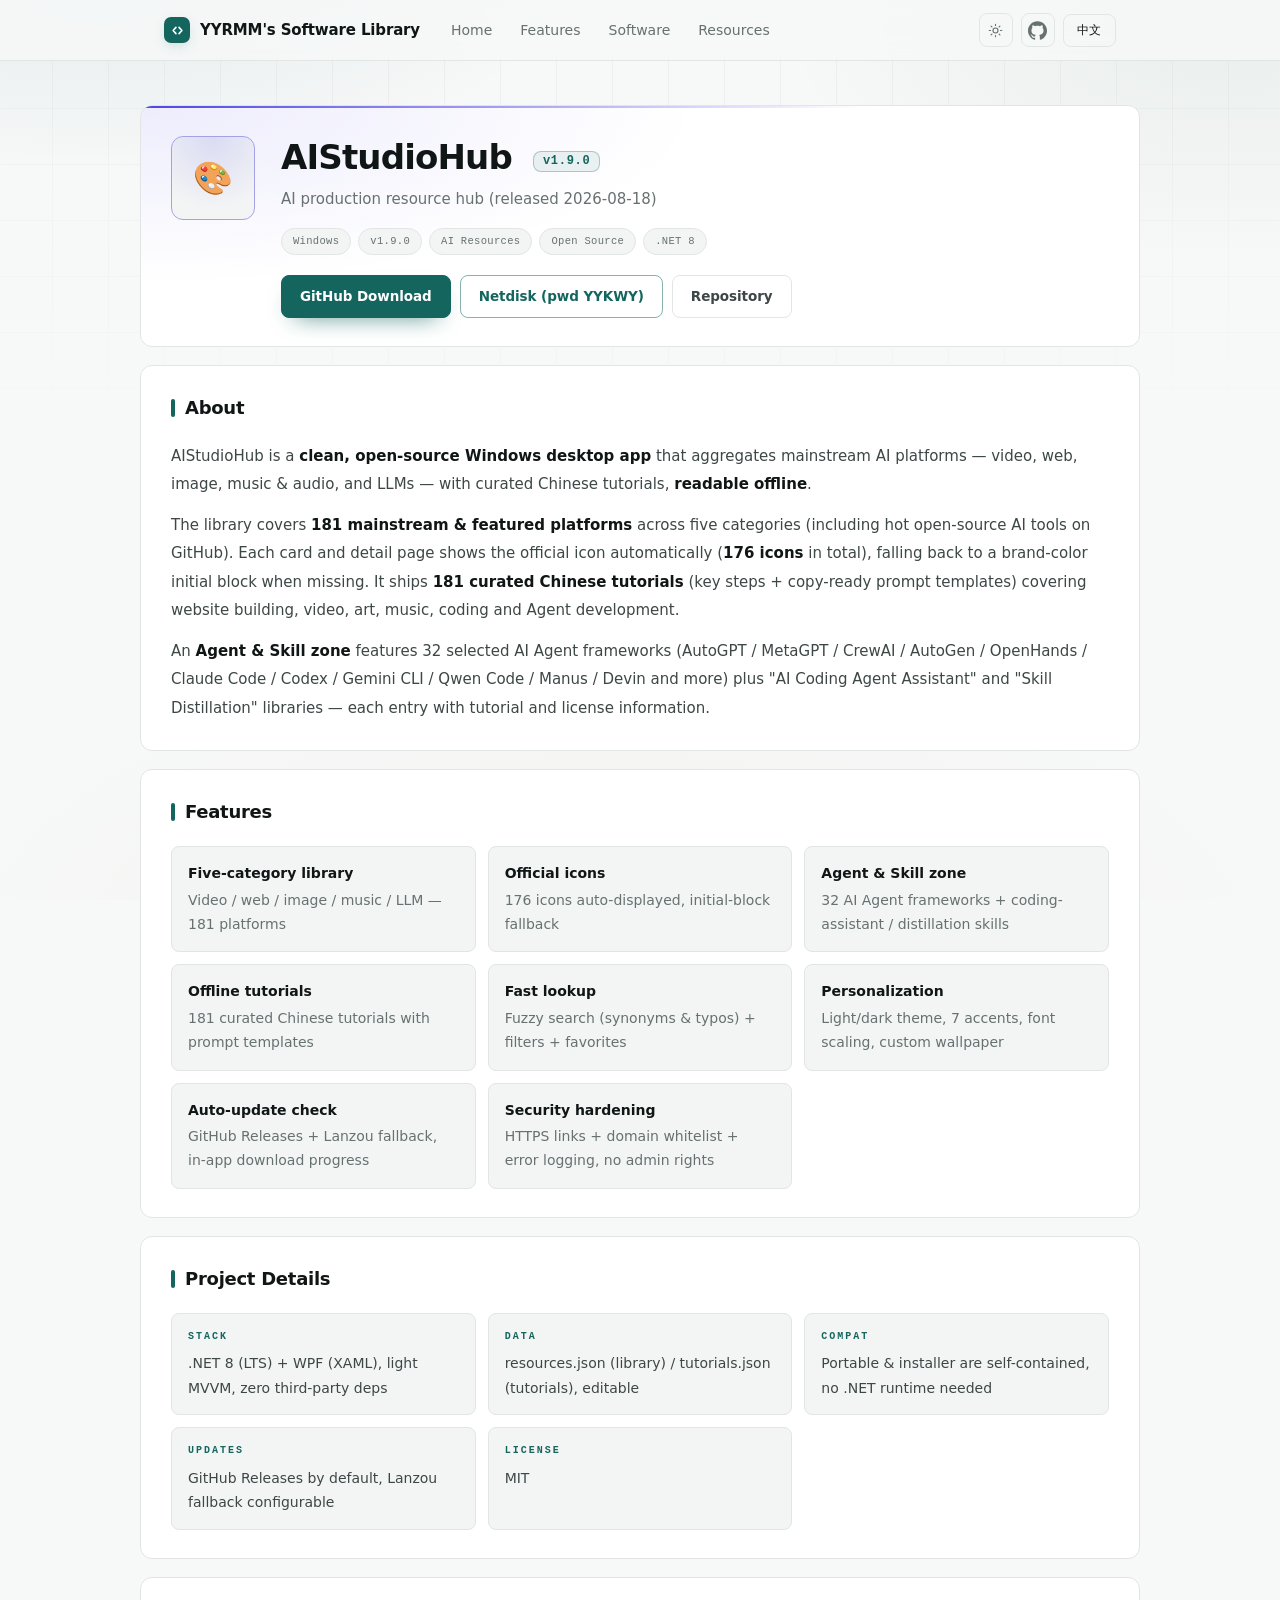
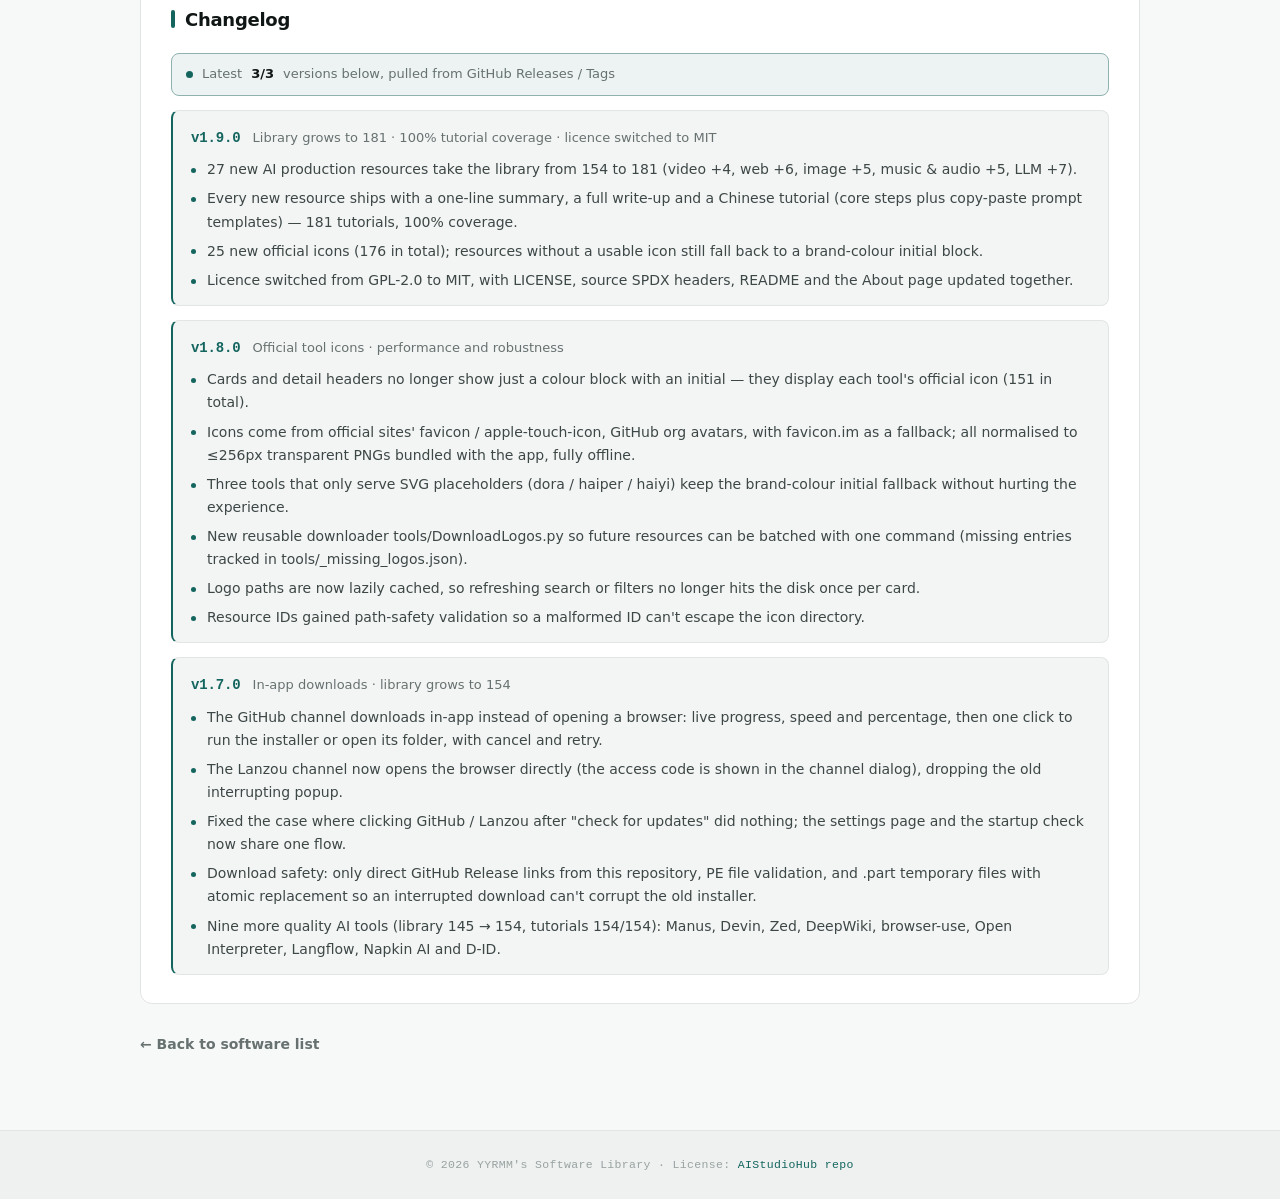
<file: detail/aistudio.html>
﻿<!DOCTYPE html>
<html lang="zh-CN">
<head>
  <meta charset="UTF-8" />
  <meta name="viewport" content="width=device-width, initial-scale=1.0" />
  <meta name="description" content="AIStudioHub — AI 制作资源整合中心详细介绍" />
  <title>AIStudioHub — YYRMM的软件库</title>
  <link rel="icon" type="image/png" href="../assets/images/favicon.png" />
  <!-- 主题脚本：head 中同步加载，第一时间应用已保存的主题（防闪烁） -->
  <script src="../assets/js/theme.js"></script>
  <link rel="stylesheet" href="../assets/css/detail.css" />
  <!-- SEO:START 由 scripts/prerender.py 生成，勿手改 -->
  <link rel="canonical" href="https://yyrmmayo.github.io/detail/aistudio.html" />
  <meta property="og:type" content="website" />
  <meta property="og:site_name" content="YYRMM的软件库" />
  <meta property="og:locale" content="zh_CN" />
  <meta property="og:title" content="AIStudioHub" />
  <meta property="og:description" content="AIStudioHub — AI 制作资源整合中心详细介绍" />
  <meta property="og:url" content="https://yyrmmayo.github.io/detail/aistudio.html" />
  <meta property="og:image" content="https://yyrmmayo.github.io/assets/images/og-cover.png" />
  <meta property="og:image:width" content="1200" />
  <meta property="og:image:height" content="630" />
  <meta property="og:image:alt" content="AIStudioHub" />
  <meta name="twitter:card" content="summary_large_image" />
  <meta name="twitter:title" content="AIStudioHub" />
  <meta name="twitter:description" content="AIStudioHub — AI 制作资源整合中心详细介绍" />
  <meta name="twitter:image" content="https://yyrmmayo.github.io/assets/images/og-cover.png" />
  <script type="application/ld+json">
{
  "@context": "https://schema.org",
  "@type": "SoftwareApplication",
  "name": "AIStudioHub",
  "url": "https://yyrmmayo.github.io/detail/aistudio.html",
  "description": "AIStudioHub — AI 制作资源整合中心详细介绍",
  "applicationCategory": "UtilitiesApplication",
  "operatingSystem": "Windows",
  "isAccessibleForFree": true,
  "offers": {
    "@type": "Offer",
    "price": "0",
    "priceCurrency": "CNY"
  },
  "author": {
    "@type": "Person",
    "name": "YYRMMAYO",
    "url": "https://github.com/YYRMMAYO"
  },
  "softwareVersion": "1.9.0",
  "license": "https://opensource.org/licenses/MIT",
  "downloadUrl": "https://github.com/YYRMMAYO/AIStudioHub"
}
  </script>
  <!-- SEO:END -->
</head>
<body>
  <div class="bg-scene" aria-hidden="true"></div>

  <header class="topbar">
    <div class="container topbar-inner">
      <a class="brand" href="../index.html">
        <span class="brand-mark" aria-hidden="true">
          <svg viewBox="0 0 24 24" width="15" height="15" fill="none" stroke="currentColor" stroke-width="2.6" stroke-linecap="round" stroke-linejoin="round"><path d="M9.5 7 5 12l4.5 5M14.5 7 19 12l-4.5 5"/></svg>
        </span>
        <span data-lang="zh">YYRMM的软件库</span>
        <span data-lang="en">YYRMM's Software Library</span>
      </a>
      <nav class="top-nav">
        <a class="top-link" href="../index.html#home" data-lang="zh">首页</a>
        <a class="top-link" href="../index.html#home" data-lang="en">Home</a>
        <a class="top-link" href="../index.html#features" data-lang="zh">特性</a>
        <a class="top-link" href="../index.html#features" data-lang="en">Features</a>
        <a class="top-link" href="../index.html#software" data-lang="zh">软件列表</a>
        <a class="top-link" href="../index.html#software" data-lang="en">Software</a>
        <a class="top-link" href="../index.html#resources" data-lang="zh">资料</a>
        <a class="top-link" href="../index.html#resources" data-lang="en">Resources</a>
      </nav>
      <div class="top-actions">
        <button id="theme-toggle" class="theme-toggle" type="button" aria-label="切换到浅色主题"></button>
        <a class="social-link" href="https://github.com/YYRMMAYO?tab=repositories" target="_blank" rel="noopener" aria-label="GitHub">
          <svg viewBox="0 0 24 24" width="19" height="19" fill="currentColor" aria-hidden="true"><path d="M12 .297c-6.63 0-12 5.373-12 12 0 5.303 3.438 9.8 8.205 11.385.6.113.82-.258.82-.577 0-.285-.01-1.04-.015-2.04-3.338.724-4.042-1.61-4.042-1.61C4.422 18.07 3.633 17.7 3.633 17.7c-1.087-.744.084-.729.084-.729 1.205.084 1.838 1.236 1.838 1.236 1.07 1.835 2.809 1.305 3.495.998.108-.776.417-1.305.76-1.605-2.665-.3-5.466-1.332-5.466-5.93 0-1.31.465-2.38 1.235-3.22-.135-.303-.54-1.523.105-3.176 0 0 1.005-.322 3.3 1.23.96-.267 1.98-.399 3-.405 1.02.006 2.04.138 3 .405 2.28-1.552 3.285-1.23 3.285-1.23.645 1.653.24 2.873.12 3.176.765.84 1.23 1.91 1.23 3.22 0 4.61-2.805 5.625-5.475 5.92.42.36.81 1.096.81 2.22 0 1.606-.015 2.896-.015 3.286 0 .315.21.69.825.57C20.565 22.092 24 17.592 24 12.297c0-6.627-5.373-12-12-12"/></svg>
        </a>
        <button id="lang-toggle" class="lang-toggle" type="button" aria-label="Switch language">EN</button>
      </div>
    </div>
  </header>

  <main class="page container" data-app="aistudio">
    <!-- ===== Hero ===== -->
    <section class="detail-hero" data-reveal style="--card-accent:#4f46e5">
      <div class="detail-icon">🎨</div>
      <div class="detail-hero-text">
        <h1 class="detail-name" data-lang="zh">AIStudioHub <span class="detail-badge">v1.9.0</span></h1>
        <h1 class="detail-name" data-lang="en">AIStudioHub <span class="detail-badge">v1.9.0</span></h1>
        <p class="detail-tagline" data-lang="zh">AI 制作资源整合中心（2026-08-18 发布）</p>
        <p class="detail-tagline" data-lang="en">AI production resource hub (released 2026-08-18)</p>
        <div class="detail-meta">
          <span class="chip">Windows</span>
          <span class="chip">v1.9.0</span>
          <span class="chip" data-lang="zh">AI 资源库</span>
          <span class="chip" data-lang="en">AI Resources</span>
          <span class="chip" data-lang="zh">开源</span>
          <span class="chip" data-lang="en">Open Source</span>
          <span class="chip">.NET 8</span>
        </div>
        <div class="detail-actions">
          <a class="btn btn-primary" href="https://github.com/YYRMMAYO/AIStudioHub" target="_blank" rel="noopener">
            <span data-lang="zh">GitHub 下载</span><span data-lang="en">GitHub Download</span>
          </a>
          <a class="btn btn-cyan" href="https://wwbpq.lanzouu.com/b01d75a4yb" target="_blank" rel="noopener">
            <span data-lang="zh">网盘下载（密码 YYKWY）</span><span data-lang="en">Netdisk (pwd YYKWY)</span>
          </a>
          <a class="btn btn-ghost" href="https://github.com/YYRMMAYO/AIStudioHub" target="_blank" rel="noopener">
            <span data-lang="zh">GitHub 仓库</span><span data-lang="en">Repository</span>
          </a>
        </div>
      </div>
    </section>

    <!-- ===== 软件介绍 ===== -->
    <section class="detail-section" data-reveal>
      <h2 class="detail-title" data-lang="zh">软件介绍</h2>
      <h2 class="detail-title" data-lang="en">About</h2>
      <div class="detail-text">
        <div data-lang="zh">
          <p>AIStudioHub 是一款<strong>简洁、开源的 Windows 桌面应用</strong>，汇集 AI 视频制作、网页制作、图像生成、音乐音频与文本大模型等主流平台资源，并内置精选中文教程，<strong>离线可读</strong>。</p>
          <p>资源库按<strong>五大分类收录 181 个</strong>主流与特色平台（含 GitHub 热门开源 AI 工具），各工具卡片与详情页自动展示官网官方图标（共 176 个），未收录图标时回退品牌色首字块。内置 <strong>181 篇精华中文教程</strong>（核心步骤 + 可直接复制的提示词模板），覆盖建站、视频、绘画、音乐、编程与 Agent 开发全流程。</p>
          <p>另有<strong>智能体与 Skill 专区</strong>，精选 32 个 AI Agent 框架（AutoGPT / MetaGPT / CrewAI / AutoGen / OpenHands / Claude Code / Codex / Gemini CLI / Qwen Code / Manus / Devin 等）与「AI 编码智能体助手」「插件蒸馏」等 Skill 库，每个条目均含教程介绍与版权 / 开源协议信息。</p>
        </div>
        <div data-lang="en">
          <p>AIStudioHub is a <strong>clean, open-source Windows desktop app</strong> that aggregates mainstream AI platforms — video, web, image, music &amp; audio, and LLMs — with curated Chinese tutorials, <strong>readable offline</strong>.</p>
          <p>The library covers <strong>181 mainstream &amp; featured platforms</strong> across five categories (including hot open-source AI tools on GitHub). Each card and detail page shows the official icon automatically (<strong>176 icons</strong> in total), falling back to a brand-color initial block when missing. It ships <strong>181 curated Chinese tutorials</strong> (key steps + copy-ready prompt templates) covering website building, video, art, music, coding and Agent development.</p>
          <p>An <strong>Agent &amp; Skill zone</strong> features 32 selected AI Agent frameworks (AutoGPT / MetaGPT / CrewAI / AutoGen / OpenHands / Claude Code / Codex / Gemini CLI / Qwen Code / Manus / Devin and more) plus "AI Coding Agent Assistant" and "Skill Distillation" libraries — each entry with tutorial and license information.</p>
        </div>
      </div>
    </section>

    <!-- ===== 功能特性 ===== -->
    <section class="detail-section" data-reveal>
      <h2 class="detail-title" data-lang="zh">功能特性</h2>
      <h2 class="detail-title" data-lang="en">Features</h2>
      <div class="feature-grid">
        <div class="feature-card" data-lang="zh"><strong>五大分类资源库</strong>视频 / 网页 / 图像 / 音乐 / 大模型，收录 181 个平台</div>
        <div class="feature-card" data-lang="en"><strong>Five-category library</strong>Video / web / image / music / LLM — 181 platforms</div>
        <div class="feature-card" data-lang="zh"><strong>官方图标展示</strong>176 个官网图标自动呈现，缺失时回退首字块</div>
        <div class="feature-card" data-lang="en"><strong>Official icons</strong>176 icons auto-displayed, initial-block fallback</div>
        <div class="feature-card" data-lang="zh"><strong>智能体与 Skill 专区</strong>32 个 AI Agent 框架 + 编码助手 / 插件蒸馏 Skill 库</div>
        <div class="feature-card" data-lang="en"><strong>Agent &amp; Skill zone</strong>32 AI Agent frameworks + coding-assistant / distillation skills</div>
        <div class="feature-card" data-lang="zh"><strong>离线中文教程</strong>181 篇精华教程，含可复制的提示词模板</div>
        <div class="feature-card" data-lang="en"><strong>Offline tutorials</strong>181 curated Chinese tutorials with prompt templates</div>
        <div class="feature-card" data-lang="zh"><strong>快速查找</strong>模糊搜索（同义词 / 错别字容忍）+ 分类筛选 + 收藏夹</div>
        <div class="feature-card" data-lang="en"><strong>Fast lookup</strong>Fuzzy search (synonyms &amp; typos) + filters + favorites</div>
        <div class="feature-card" data-lang="zh"><strong>个性化设置</strong>深 / 浅主题、7 种强调色、字体缩放、自定义背景</div>
        <div class="feature-card" data-lang="en"><strong>Personalization</strong>Light/dark theme, 7 accents, font scaling, custom wallpaper</div>
        <div class="feature-card" data-lang="zh"><strong>自动更新检查</strong>GitHub Releases 比对 + 蓝奏云备用，应用内下载带进度</div>
        <div class="feature-card" data-lang="en"><strong>Auto-update check</strong>GitHub Releases + Lanzou fallback, in-app download progress</div>
        <div class="feature-card" data-lang="zh"><strong>安全加固</strong>外链 https + 域名白名单 + 全局异常日志，无需管理员权限</div>
        <div class="feature-card" data-lang="en"><strong>Security hardening</strong>HTTPS links + domain whitelist + error logging, no admin rights</div>
      </div>
    </section>

    <!-- ===== README 亮点 ===== -->
    <section class="detail-section" data-reveal>
      <h2 class="detail-title" data-lang="zh">项目档案</h2>
      <h2 class="detail-title" data-lang="en">Project Details</h2>
      <div class="info-grid">
        <div class="info-item">
          <div class="info-label">Stack</div>
          <div class="info-value" data-lang="zh">.NET 8 (LTS) + WPF (XAML)，轻量 MVVM，零第三方依赖</div>
          <div class="info-value" data-lang="en">.NET 8 (LTS) + WPF (XAML), light MVVM, zero third-party deps</div>
        </div>
        <div class="info-item">
          <div class="info-label">Data</div>
          <div class="info-value" data-lang="zh">resources.json（资源库）/ tutorials.json（教程），可编辑替换</div>
          <div class="info-value" data-lang="en">resources.json (library) / tutorials.json (tutorials), editable</div>
        </div>
        <div class="info-item">
          <div class="info-label">Compat</div>
          <div class="info-value" data-lang="zh">绿色版 / 安装包均为自包含发布，无需预装 .NET 运行时</div>
          <div class="info-value" data-lang="en">Portable &amp; installer are self-contained, no .NET runtime needed</div>
        </div>
        <div class="info-item">
          <div class="info-label">Updates</div>
          <div class="info-value" data-lang="zh">默认 GitHub Releases，可配置蓝奏云备用渠道</div>
          <div class="info-value" data-lang="en">GitHub Releases by default, Lanzou fallback configurable</div>
        </div>
        <div class="info-item">
          <div class="info-label">License</div>
          <div class="info-value">MIT</div>
        </div>
      </div>
    </section>

    <!-- ===== 更新记录（数据由 scripts/sync-changelog.py 同步生成） ===== -->
    <section class="detail-section" data-reveal>
      <h2 class="detail-title" data-lang="zh">更新记录</h2>
      <h2 class="detail-title" data-lang="en">Changelog</h2>
      <div id="changelog" class="changelog"></div>
    </section>

    <a class="back-link" href="../index.html#software" data-lang="zh">← 返回软件列表</a>
    <a class="back-link" href="../index.html#software" data-lang="en">← Back to software list</a>
  </main>

  <footer class="site-footer">
    <div class="container">
      <p data-lang="zh">© 2026 YYRMM的软件库 · 开源协议见 <a href="https://github.com/YYRMMAYO/AIStudioHub" target="_blank" rel="noopener">AIStudioHub 仓库</a></p>
      <p data-lang="en">© 2026 YYRMM's Software Library · License: <a href="https://github.com/YYRMMAYO/AIStudioHub" target="_blank" rel="noopener">AIStudioHub repo</a></p>
    </div>
  </footer>

  <script src="../assets/js/changelog.js"></script>
  <script src="../assets/js/detail.js"></script>
</body>
</html>
</file>
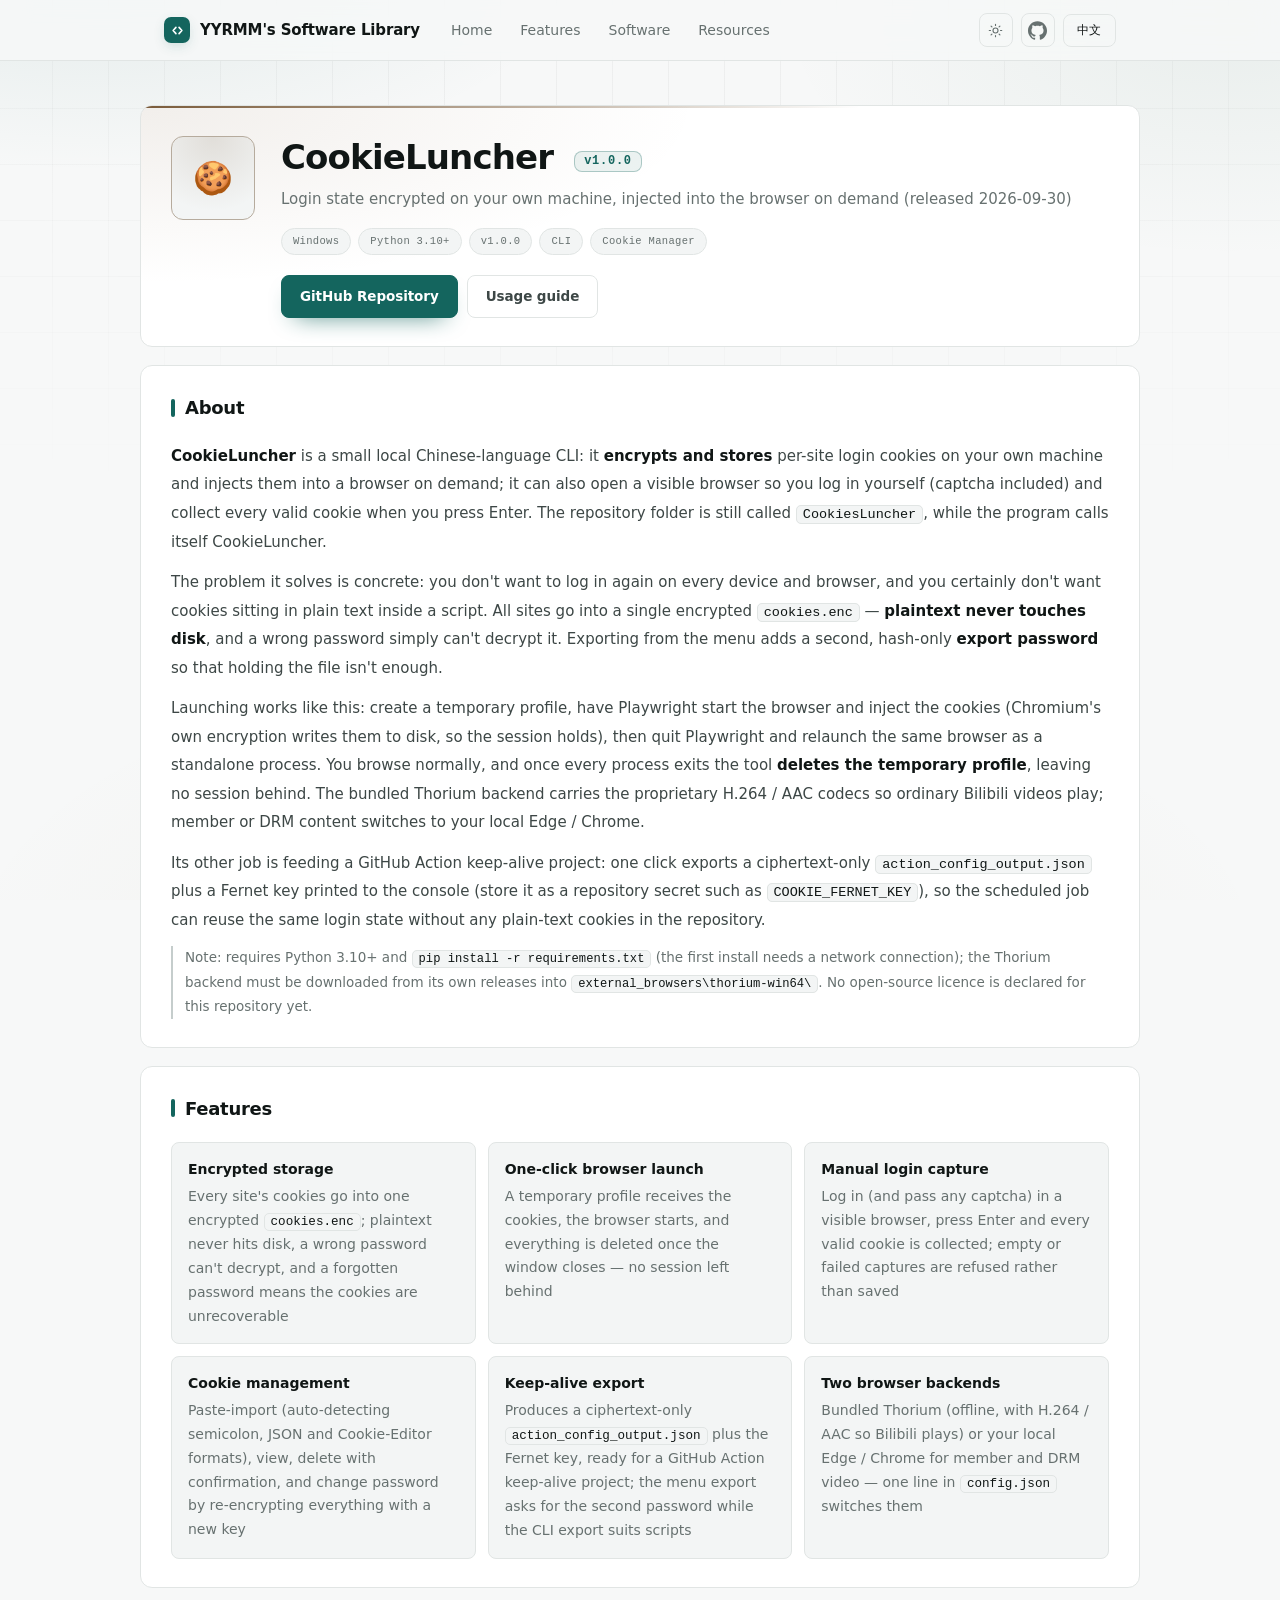
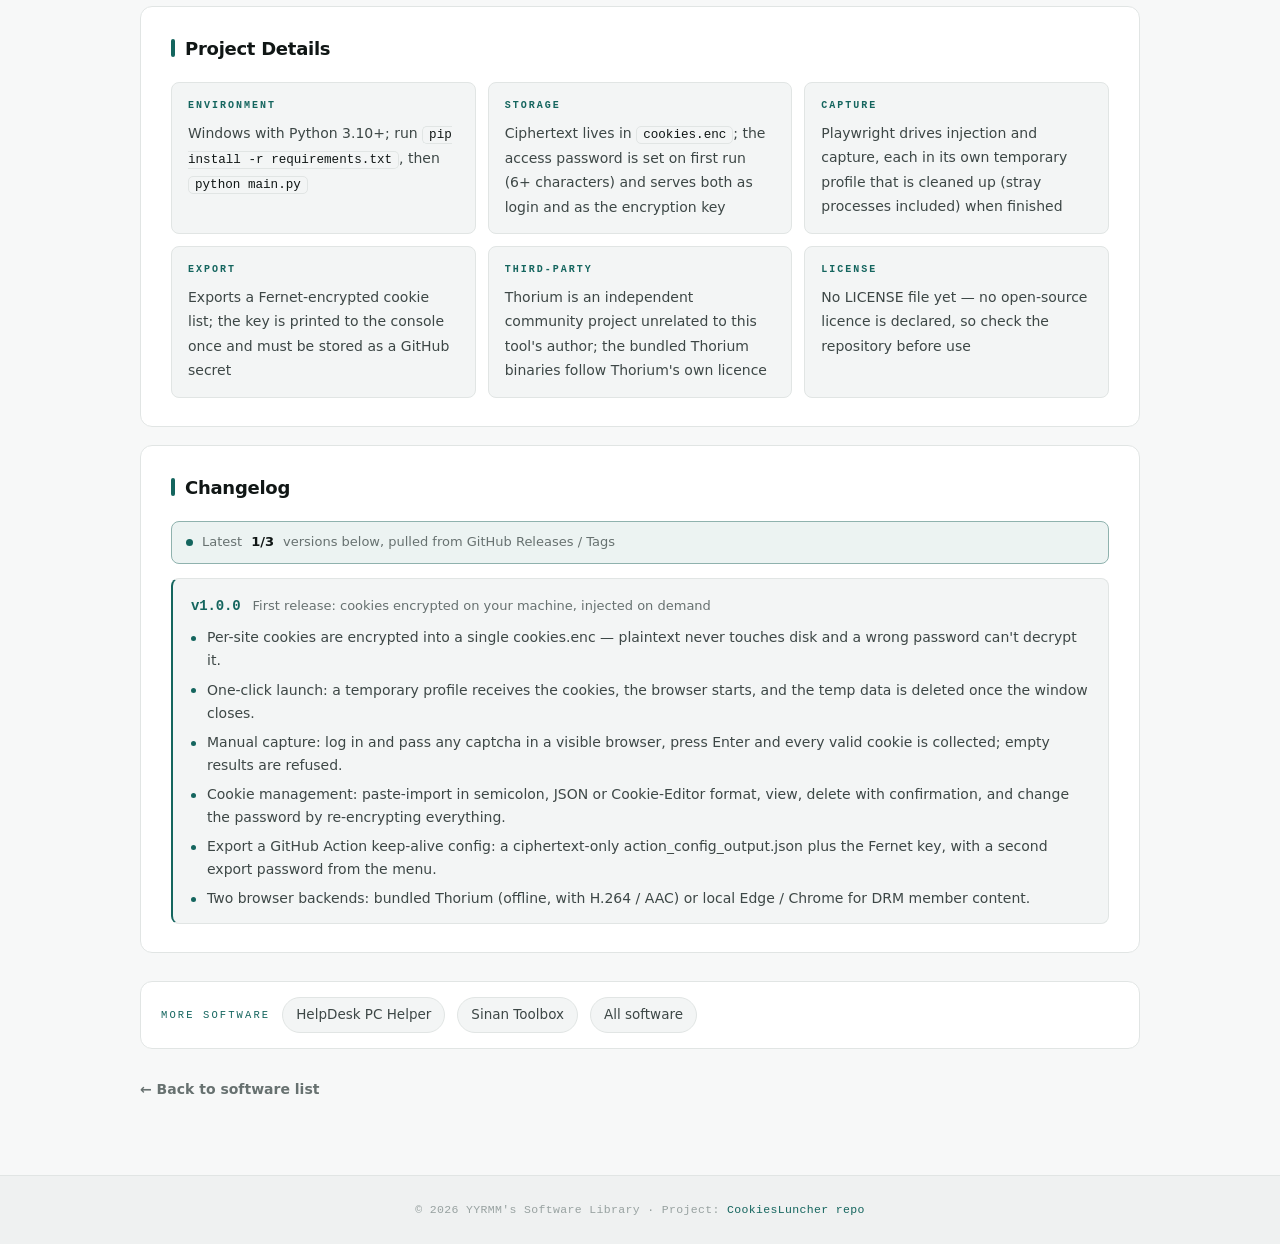
<file: detail/cookiesluncher.html>
﻿<!DOCTYPE html>
<html lang="zh-CN">
<head>
  <meta charset="UTF-8" />
  <meta name="viewport" content="width=device-width, initial-scale=1.0" />
  <meta name="description" content="CookieLuncher v1.0.0 — 本地运行的中文命令行 Cookie 启动器：多网站登录 Cookie 加密存在本机，一键注入浏览器打开网站，手动登录采集，并可导出 GitHub Action 保活配置" />
  <title>CookieLuncher · Cookie 启动器 — YYRMM的软件库</title>
  <link rel="icon" type="image/png" href="../assets/images/favicon.png" />
  <!-- 主题脚本：head 中同步加载，第一时间应用已保存的主题（防闪烁） -->
  <script src="../assets/js/theme.js"></script>
  <link rel="stylesheet" href="../assets/css/detail.css" />
  <!-- SEO:START 由 scripts/prerender.py 生成，勿手改 -->
  <link rel="canonical" href="https://yyrmmayo.github.io/detail/cookiesluncher.html" />
  <meta property="og:type" content="website" />
  <meta property="og:site_name" content="YYRMM的软件库" />
  <meta property="og:locale" content="zh_CN" />
  <meta property="og:title" content="CookieLuncher · Cookie 启动器" />
  <meta property="og:description" content="CookieLuncher v1.0.0 — 本地运行的中文命令行 Cookie 启动器：多网站登录 Cookie 加密存在本机，一键注入浏览器打开网站，手动登录采集，并可导出 GitHub Action 保活配置" />
  <meta property="og:url" content="https://yyrmmayo.github.io/detail/cookiesluncher.html" />
  <meta property="og:image" content="https://yyrmmayo.github.io/assets/images/og-cover.png" />
  <meta property="og:image:width" content="1200" />
  <meta property="og:image:height" content="630" />
  <meta property="og:image:alt" content="CookieLuncher · Cookie 启动器" />
  <meta name="twitter:card" content="summary_large_image" />
  <meta name="twitter:title" content="CookieLuncher · Cookie 启动器" />
  <meta name="twitter:description" content="CookieLuncher v1.0.0 — 本地运行的中文命令行 Cookie 启动器：多网站登录 Cookie 加密存在本机，一键注入浏览器打开网站，手动登录采集，并可导出 GitHub Action 保活配置" />
  <meta name="twitter:image" content="https://yyrmmayo.github.io/assets/images/og-cover.png" />
  <script type="application/ld+json">
{
  "@context": "https://schema.org",
  "@type": "SoftwareApplication",
  "name": "CookieLuncher · Cookie 启动器",
  "url": "https://yyrmmayo.github.io/detail/cookiesluncher.html",
  "description": "CookieLuncher v1.0.0 — 本地运行的中文命令行 Cookie 启动器：多网站登录 Cookie 加密存在本机，一键注入浏览器打开网站，手动登录采集，并可导出 GitHub Action 保活配置",
  "applicationCategory": "UtilitiesApplication",
  "operatingSystem": "Windows",
  "isAccessibleForFree": true,
  "offers": {
    "@type": "Offer",
    "price": "0",
    "priceCurrency": "CNY"
  },
  "author": {
    "@type": "Person",
    "name": "YYRMMAYO",
    "url": "https://github.com/YYRMMAYO"
  },
  "alternateName": "CookieLuncher",
  "softwareVersion": "1.0.0",
  "downloadUrl": "https://github.com/YYRMMAYO/CookiesLuncher"
}
  </script>
  <!-- SEO:END -->
</head>
<body>
  <div class="bg-scene" aria-hidden="true"></div>

  <header class="topbar">
    <div class="container topbar-inner">
      <a class="brand" href="../index.html">
        <span class="brand-mark" aria-hidden="true">
          <svg viewBox="0 0 24 24" width="15" height="15" fill="none" stroke="currentColor" stroke-width="2.6" stroke-linecap="round" stroke-linejoin="round"><path d="M9.5 7 5 12l4.5 5M14.5 7 19 12l-4.5 5"/></svg>
        </span>
        <span data-lang="zh">YYRMM的软件库</span>
        <span data-lang="en">YYRMM's Software Library</span>
      </a>
      <nav class="top-nav">
        <a class="top-link" href="../index.html#home" data-lang="zh">首页</a>
        <a class="top-link" href="../index.html#home" data-lang="en">Home</a>
        <a class="top-link" href="../index.html#features" data-lang="zh">特性</a>
        <a class="top-link" href="../index.html#features" data-lang="en">Features</a>
        <a class="top-link" href="../index.html#software" data-lang="zh">软件列表</a>
        <a class="top-link" href="../index.html#software" data-lang="en">Software</a>
        <a class="top-link" href="../index.html#resources" data-lang="zh">资料</a>
        <a class="top-link" href="../index.html#resources" data-lang="en">Resources</a>
      </nav>
      <div class="top-actions">
        <button id="theme-toggle" class="theme-toggle" type="button" aria-label="切换到浅色主题"></button>
        <a class="social-link" href="https://github.com/YYRMMAYO?tab=repositories" target="_blank" rel="noopener" aria-label="GitHub">
          <svg viewBox="0 0 24 24" width="19" height="19" fill="currentColor" aria-hidden="true"><path d="M12 .297c-6.63 0-12 5.373-12 12 0 5.303 3.438 9.8 8.205 11.385.6.113.82-.258.82-.577 0-.285-.01-1.04-.015-2.04-3.338.724-4.042-1.61-4.042-1.61C4.422 18.07 3.633 17.7 3.633 17.7c-1.087-.744.084-.729.084-.729 1.205.084 1.838 1.236 1.838 1.236 1.07 1.835 2.809 1.305 3.495.998.108-.776.417-1.305.76-1.605-2.665-.3-5.466-1.332-5.466-5.93 0-1.31.465-2.38 1.235-3.22-.135-.303-.54-1.523.105-3.176 0 0 1.005-.322 3.3 1.23.96-.267 1.98-.399 3-.405 1.02.006 2.04.138 3 .405 2.28-1.552 3.285-1.23 3.285-1.23.645 1.653.24 2.873.12 3.176.765.84 1.23 1.91 1.23 3.22 0 4.61-2.805 5.625-5.475 5.92.42.36.81 1.096.81 2.22 0 1.606-.015 2.896-.015 3.286 0 .315.21.69.825.57C20.565 22.092 24 17.592 24 12.297c0-6.627-5.373-12-12-12"/></svg>
        </a>
        <button id="lang-toggle" class="lang-toggle" type="button" aria-label="Switch language">EN</button>
      </div>
    </div>
  </header>

  <main class="page container" data-app="cookiesluncher">
    <!-- ===== Hero ===== -->
    <section class="detail-hero" data-reveal style="--card-accent:#7a5b3a">
      <div class="detail-icon">🍪</div>
      <div class="detail-hero-text">
        <h1 class="detail-name" data-lang="zh">CookieLuncher · Cookie 启动器 <span class="detail-badge">v1.0.0</span></h1>
        <h1 class="detail-name" data-lang="en">CookieLuncher <span class="detail-badge">v1.0.0</span></h1>
        <p class="detail-tagline" data-lang="zh">登录状态加密存在本机，要用的时候一键注入浏览器（2026-09-30 发布）</p>
        <p class="detail-tagline" data-lang="en">Login state encrypted on your own machine, injected into the browser on demand (released 2026-09-30)</p>
        <div class="detail-meta">
          <span class="chip">Windows</span>
          <span class="chip">Python 3.10+</span>
          <span class="chip">v1.0.0</span>
          <span class="chip" data-lang="zh">命令行</span>
          <span class="chip" data-lang="en">CLI</span>
          <span class="chip" data-lang="zh">Cookie 管理</span>
          <span class="chip" data-lang="en">Cookie Manager</span>
        </div>
        <div class="detail-actions">
          <a class="btn btn-primary" href="https://github.com/YYRMMAYO/CookiesLuncher" target="_blank" rel="noopener">
            <span data-lang="zh">GitHub 仓库</span><span data-lang="en">GitHub Repository</span>
          </a>
          <a class="btn btn-ghost" href="https://github.com/YYRMMAYO/CookiesLuncher/blob/main/README.md" target="_blank" rel="noopener">
            <span data-lang="zh">使用说明</span><span data-lang="en">Usage guide</span>
          </a>
        </div>
      </div>
    </section>

    <!-- ===== 软件介绍 ===== -->
    <section class="detail-section" data-reveal>
      <h2 class="detail-title" data-lang="zh">软件介绍</h2>
      <h2 class="detail-title" data-lang="en">About</h2>
      <div class="detail-text">
        <div data-lang="zh">
          <p><strong>CookieLuncher</strong>（Cookie 启动器）是一个本地运行的中文命令行小工具：把各网站的登录 Cookie <strong>加密保存在本机</strong>，需要时一键注入浏览器打开网站；也可以直接打开可见浏览器让你手动登录（含验证码），回来按回车就把全部有效 Cookie 采集下来。仓库目录名是 <code>CookiesLuncher</code>，程序内统一叫 CookieLuncher。</p>
          <p>它解决的问题很具体：不想在每台设备、每个浏览器里重复登录，也不想把 Cookie 明文贴在脚本里。所有网站的 Cookie 加密写进单个 <code>cookies.enc</code>，<strong>明文永不落盘</strong>，密码错了就解不开；主菜单的导出还额外加了一道<strong>二重导出密码</strong>（只存哈希），避免别人拿到文件就能导。</p>
          <p>启动流程是：先建一个临时用户数据目录 → Playwright 启动浏览器并把 Cookie 注入（Chromium 原生加密写盘，登录态可靠）→ 页面加载完成后退出 Playwright，由程序直接拉起同一个浏览器的独立进程 → 你正常用浏览器，关闭窗口后程序监控到全部进程退出，<strong>自动删除临时目录</strong>，不留登录态。内置的 Thorium 后端自带 H.264 / AAC 专有编解码，普通 B 站视频可直接播放；会员 / DRM 视频则切到本机 Edge / Chrome 后端。</p>
          <p>另一个用途是配合 GitHub Action 的保活项目：一键导出只含密文的 <code>action_config_output.json</code> 与控制台打印的 Fernet 密钥（存进仓库 Secret，例如 <code>COOKIE_FERNET_KEY</code>），定时任务就能用同一份登录态去保活，不需要把 Cookie 明文放进仓库。</p>
          <p class="detail-note" data-lang="zh">说明：需要 Python 3.10+ 与 <code>pip install -r requirements.txt</code>（首次安装依赖要联网）；Thorium 后端需自行从其 Releases 下载并放到 <code>external_browsers\thorium-win64\</code>。仓库暂未声明开源许可证。</p>
        </div>
        <div data-lang="en">
          <p><strong>CookieLuncher</strong> is a small local Chinese-language CLI: it <strong>encrypts and stores</strong> per-site login cookies on your own machine and injects them into a browser on demand; it can also open a visible browser so you log in yourself (captcha included) and collect every valid cookie when you press Enter. The repository folder is still called <code>CookiesLuncher</code>, while the program calls itself CookieLuncher.</p>
          <p>The problem it solves is concrete: you don't want to log in again on every device and browser, and you certainly don't want cookies sitting in plain text inside a script. All sites go into a single encrypted <code>cookies.enc</code> — <strong>plaintext never touches disk</strong>, and a wrong password simply can't decrypt it. Exporting from the menu adds a second, hash-only <strong>export password</strong> so that holding the file isn't enough.</p>
          <p>Launching works like this: create a temporary profile, have Playwright start the browser and inject the cookies (Chromium's own encryption writes them to disk, so the session holds), then quit Playwright and relaunch the same browser as a standalone process. You browse normally, and once every process exits the tool <strong>deletes the temporary profile</strong>, leaving no session behind. The bundled Thorium backend carries the proprietary H.264 / AAC codecs so ordinary Bilibili videos play; member or DRM content switches to your local Edge / Chrome.</p>
          <p>Its other job is feeding a GitHub Action keep-alive project: one click exports a ciphertext-only <code>action_config_output.json</code> plus a Fernet key printed to the console (store it as a repository secret such as <code>COOKIE_FERNET_KEY</code>), so the scheduled job can reuse the same login state without any plain-text cookies in the repository.</p>
          <p class="detail-note" data-lang="en">Note: requires Python 3.10+ and <code>pip install -r requirements.txt</code> (the first install needs a network connection); the Thorium backend must be downloaded from its own releases into <code>external_browsers\thorium-win64\</code>. No open-source licence is declared for this repository yet.</p>
        </div>
      </div>
    </section>

    <!-- ===== 功能特性 ===== -->
    <section class="detail-section" data-reveal>
      <h2 class="detail-title" data-lang="zh">功能特性</h2>
      <h2 class="detail-title" data-lang="en">Features</h2>
      <div class="feature-grid">
        <div class="feature-card" data-lang="zh"><strong>加密保存</strong>所有网站 Cookie 加密写进单个 <code>cookies.enc</code>，明文永不落盘，密码错误无法解密；忘记密码则 Cookie 不可找回</div>
        <div class="feature-card" data-lang="en"><strong>Encrypted storage</strong>Every site's cookies go into one encrypted <code>cookies.enc</code>; plaintext never hits disk, a wrong password can't decrypt, and a forgotten password means the cookies are unrecoverable</div>
        <div class="feature-card" data-lang="zh"><strong>一键启动浏览器</strong>创建临时用户目录注入 Cookie 后拉起浏览器，关闭窗口自动删除临时数据，不在本机留下登录态</div>
        <div class="feature-card" data-lang="en"><strong>One-click browser launch</strong>A temporary profile receives the cookies, the browser starts, and everything is deleted once the window closes — no session left behind</div>
        <div class="feature-card" data-lang="zh"><strong>手动登录采集</strong>打开可见浏览器登录账号 / 过验证码，回车确认后自动采集全部有效 Cookie；空结果或失败时拒绝保存</div>
        <div class="feature-card" data-lang="en"><strong>Manual login capture</strong>Log in (and pass any captcha) in a visible browser, press Enter and every valid cookie is collected; empty or failed captures are refused rather than saved</div>
        <div class="feature-card" data-lang="zh"><strong>Cookie 管理</strong>粘贴导入（分号 / JSON / Cookie-Editor 三种格式自动识别）、查看、删除（二次确认）、修改密码（用新密钥整体重新加密）</div>
        <div class="feature-card" data-lang="en"><strong>Cookie management</strong>Paste-import (auto-detecting semicolon, JSON and Cookie-Editor formats), view, delete with confirmation, and change password by re-encrypting everything with a new key</div>
        <div class="feature-card" data-lang="zh"><strong>导出保活配置</strong>生成只含密文的 <code>action_config_output.json</code> + Fernet 密钥，直接对接 GitHub Action 保活项目；主菜单导出带二重密码，命令行导出适合脚本</div>
        <div class="feature-card" data-lang="en"><strong>Keep-alive export</strong>Produces a ciphertext-only <code>action_config_output.json</code> plus the Fernet key, ready for a GitHub Action keep-alive project; the menu export asks for the second password while the CLI export suits scripts</div>
        <div class="feature-card" data-lang="zh"><strong>双浏览器后端</strong>内置 Thorium（离线自包含，自带 H.264 / AAC，可放 B 站视频）或本机 Edge / Chrome（会员 / DRM 视频），改 <code>config.json</code> 一行即可切换</div>
        <div class="feature-card" data-lang="en"><strong>Two browser backends</strong>Bundled Thorium (offline, with H.264 / AAC so Bilibili plays) or your local Edge / Chrome for member and DRM video — one line in <code>config.json</code> switches them</div>
      </div>
    </section>

    <!-- ===== 项目档案 ===== -->
    <section class="detail-section" data-reveal>
      <h2 class="detail-title" data-lang="zh">项目档案</h2>
      <h2 class="detail-title" data-lang="en">Project Details</h2>
      <div class="info-grid">
        <div class="info-item">
          <div class="info-label">Environment</div>
          <div class="info-value" data-lang="zh">Windows + Python 3.10 及以上；<code>pip install -r requirements.txt</code> 后 <code>python main.py</code> 启动</div>
          <div class="info-value" data-lang="en">Windows with Python 3.10+; run <code>pip install -r requirements.txt</code>, then <code>python main.py</code></div>
        </div>
        <div class="info-item">
          <div class="info-label">Storage</div>
          <div class="info-value" data-lang="zh">Cookie 密文存 <code>cookies.enc</code>；访问密码首次启动时设定（至少 6 位），同时用于登录程序与加密</div>
          <div class="info-value" data-lang="en">Ciphertext lives in <code>cookies.enc</code>; the access password is set on first run (6+ characters) and serves both as login and as the encryption key</div>
        </div>
        <div class="info-item">
          <div class="info-label">Capture</div>
          <div class="info-value" data-lang="zh">Playwright 驱动浏览器注入 / 采集；采集与启动都用独立临时目录，结束自动查杀残留进程并删除</div>
          <div class="info-value" data-lang="en">Playwright drives injection and capture, each in its own temporary profile that is cleaned up (stray processes included) when finished</div>
        </div>
        <div class="info-item">
          <div class="info-label">Export</div>
          <div class="info-value" data-lang="zh">导出 Fernet 对称加密的 Cookie 清单；密钥只在控制台打印一次，需自行存进 GitHub Secret</div>
          <div class="info-value" data-lang="en">Exports a Fernet-encrypted cookie list; the key is printed to the console once and must be stored as a GitHub secret</div>
        </div>
        <div class="info-item">
          <div class="info-label">Third-party</div>
          <div class="info-value" data-lang="zh">Thorium 为独立社区项目，与本程序作者无关；分发包中的 Thorium 二进制遵循其自身许可</div>
          <div class="info-value" data-lang="en">Thorium is an independent community project unrelated to this tool's author; the bundled Thorium binaries follow Thorium's own licence</div>
        </div>
        <div class="info-item">
          <div class="info-label">License</div>
          <div class="info-value" data-lang="zh">仓库暂无 LICENSE 文件（未声明开源协议），使用前请先看仓库说明</div>
          <div class="info-value" data-lang="en">No LICENSE file yet — no open-source licence is declared, so check the repository before use</div>
        </div>
      </div>
    </section>

    <!-- ===== 更新记录（数据由 scripts/sync-changelog.py 同步生成） ===== -->
    <section class="detail-section" data-reveal>
      <h2 class="detail-title" data-lang="zh">更新记录</h2>
      <h2 class="detail-title" data-lang="en">Changelog</h2>
      <div id="changelog" class="changelog"></div>
    </section>

    <!-- ===== 相关链接 ===== -->
    <nav class="related" data-reveal aria-label="相关软件">
      <span class="related-label" data-lang="zh">其他软件</span>
      <span class="related-label" data-lang="en">More software</span>
      <a href="helpdesk.html" data-lang="zh">HelpDesk 电脑助手</a>
      <a href="helpdesk.html" data-lang="en">HelpDesk PC Helper</a>
      <a href="sinan.html" data-lang="zh">司南工具箱</a>
      <a href="sinan.html" data-lang="en">Sinan Toolbox</a>
      <a href="../index.html#software" data-lang="zh">全部软件</a>
      <a href="../index.html#software" data-lang="en">All software</a>
    </nav>

    <a class="back-link" href="../index.html#software" data-lang="zh">← 返回软件列表</a>
    <a class="back-link" href="../index.html#software" data-lang="en">← Back to software list</a>
  </main>

  <footer class="site-footer">
    <div class="container">
      <p data-lang="zh">© 2026 YYRMM的软件库 · 项目见 <a href="https://github.com/YYRMMAYO/CookiesLuncher" target="_blank" rel="noopener">CookiesLuncher 仓库</a></p>
      <p data-lang="en">© 2026 YYRMM's Software Library · Project: <a href="https://github.com/YYRMMAYO/CookiesLuncher" target="_blank" rel="noopener">CookiesLuncher repo</a></p>
    </div>
  </footer>

  <script src="../assets/js/changelog.js"></script>
  <script src="../assets/js/detail.js"></script>
</body>
</html>
</file>
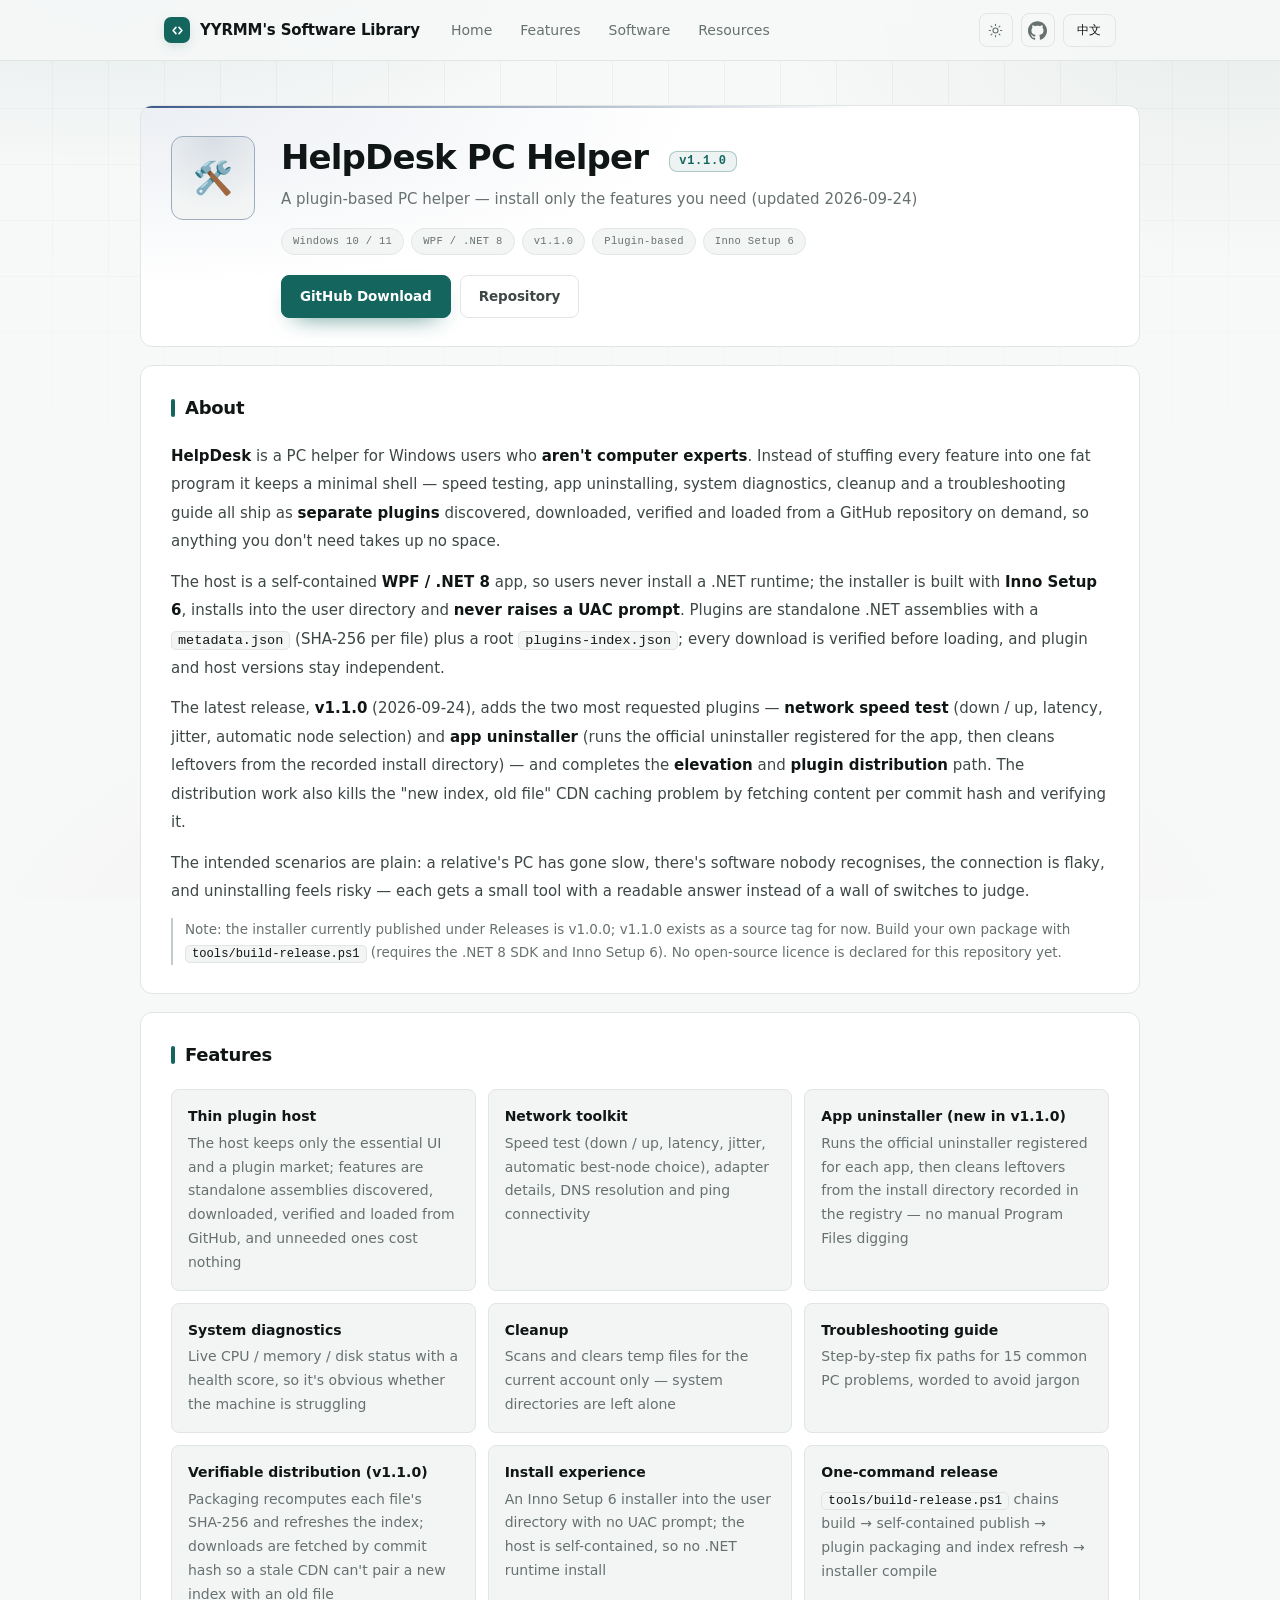
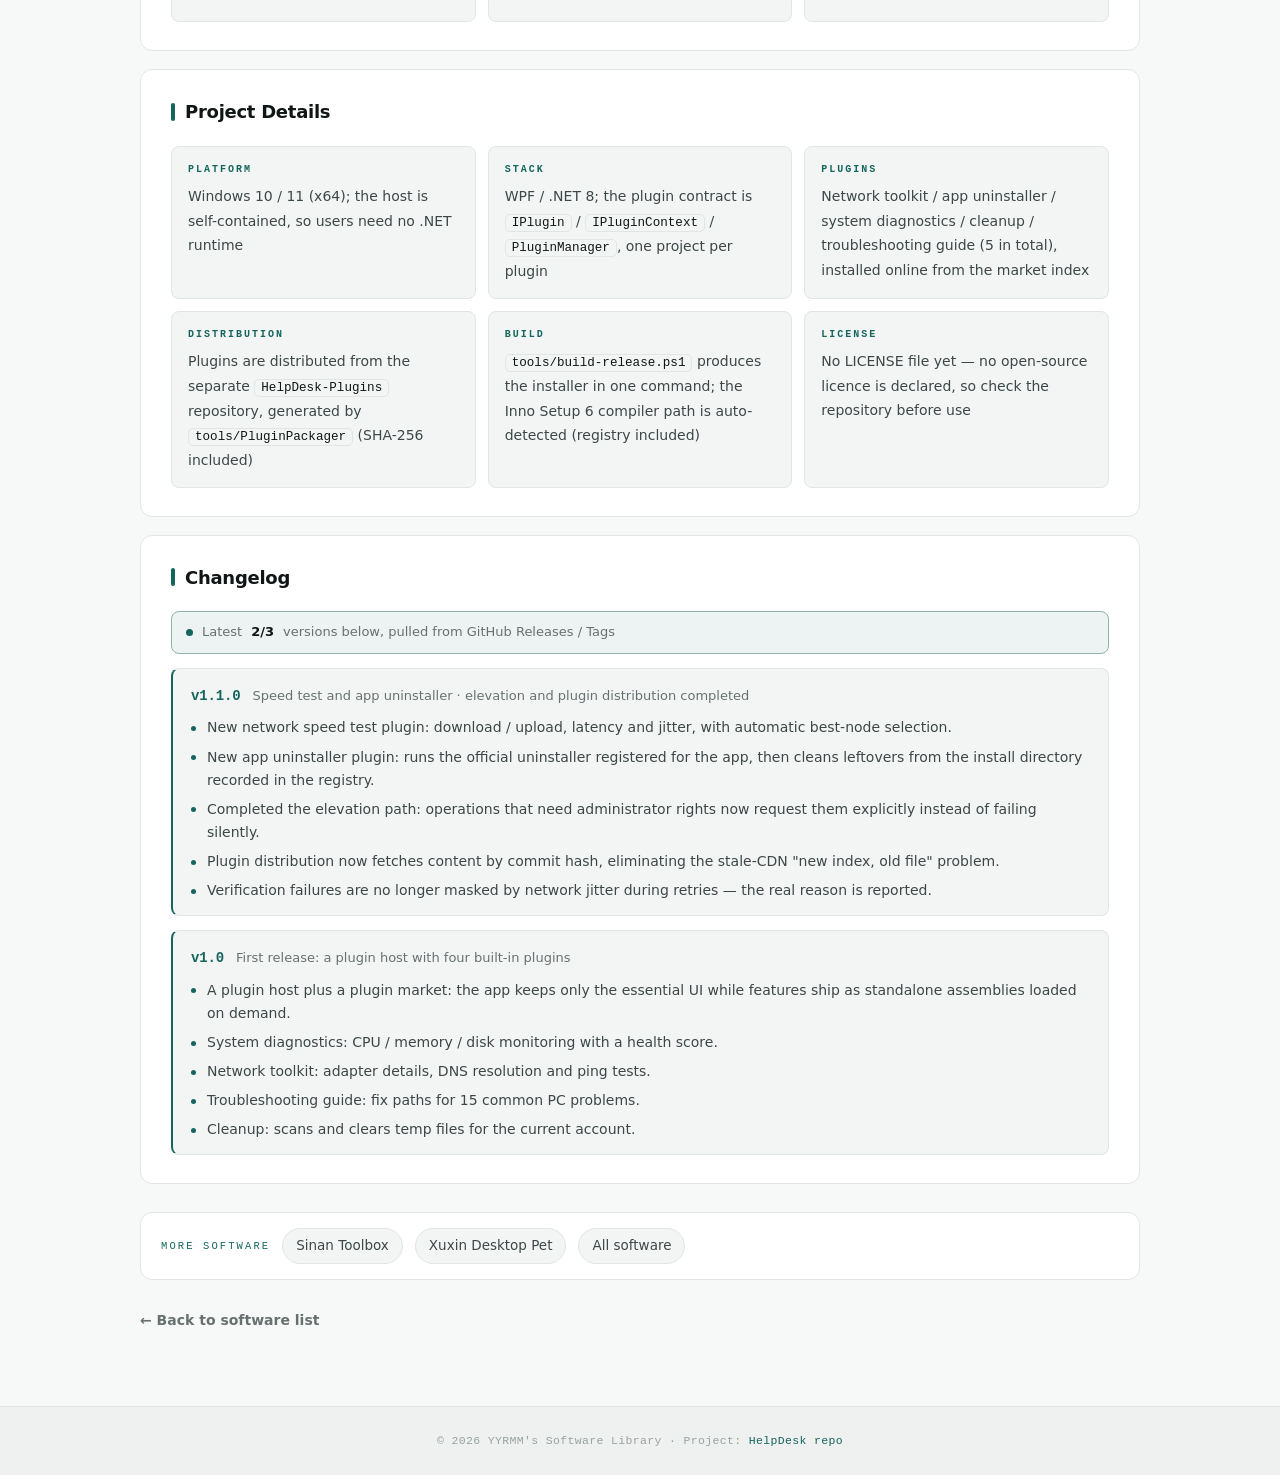
<file: detail/helpdesk.html>
﻿<!DOCTYPE html>
<html lang="zh-CN">
<head>
  <meta charset="UTF-8" />
  <meta name="viewport" content="width=device-width, initial-scale=1.0" />
  <meta name="description" content="HelpDesk 电脑助手 v1.1.0 — 面向不太懂电脑的 Windows 用户的插件式电脑助手：网速检测、软件卸载、系统诊断、系统清理与故障排除都以插件形式按需安装，WPF / .NET 8 自包含，装到用户目录、不弹 UAC" />
  <title>HelpDesk 电脑助手 — YYRMM的软件库</title>
  <link rel="icon" type="image/png" href="../assets/images/favicon.png" />
  <!-- 主题脚本：head 中同步加载，第一时间应用已保存的主题（防闪烁） -->
  <script src="../assets/js/theme.js"></script>
  <link rel="stylesheet" href="../assets/css/detail.css" />
  <!-- SEO:START 由 scripts/prerender.py 生成，勿手改 -->
  <link rel="canonical" href="https://yyrmmayo.github.io/detail/helpdesk.html" />
  <meta property="og:type" content="website" />
  <meta property="og:site_name" content="YYRMM的软件库" />
  <meta property="og:locale" content="zh_CN" />
  <meta property="og:title" content="HelpDesk 电脑助手" />
  <meta property="og:description" content="HelpDesk 电脑助手 v1.1.0 — 面向不太懂电脑的 Windows 用户的插件式电脑助手：网速检测、软件卸载、系统诊断、系统清理与故障排除都以插件形式按需安装，WPF / .NET 8 自包含，装到用户目录、不弹 UAC" />
  <meta property="og:url" content="https://yyrmmayo.github.io/detail/helpdesk.html" />
  <meta property="og:image" content="https://yyrmmayo.github.io/assets/images/og-cover.png" />
  <meta property="og:image:width" content="1200" />
  <meta property="og:image:height" content="630" />
  <meta property="og:image:alt" content="HelpDesk 电脑助手" />
  <meta name="twitter:card" content="summary_large_image" />
  <meta name="twitter:title" content="HelpDesk 电脑助手" />
  <meta name="twitter:description" content="HelpDesk 电脑助手 v1.1.0 — 面向不太懂电脑的 Windows 用户的插件式电脑助手：网速检测、软件卸载、系统诊断、系统清理与故障排除都以插件形式按需安装，WPF / .NET 8 自包含，装到用户目录、不弹 UAC" />
  <meta name="twitter:image" content="https://yyrmmayo.github.io/assets/images/og-cover.png" />
  <script type="application/ld+json">
{
  "@context": "https://schema.org",
  "@type": "SoftwareApplication",
  "name": "HelpDesk 电脑助手",
  "url": "https://yyrmmayo.github.io/detail/helpdesk.html",
  "description": "HelpDesk 电脑助手 v1.1.0 — 面向不太懂电脑的 Windows 用户的插件式电脑助手：网速检测、软件卸载、系统诊断、系统清理与故障排除都以插件形式按需安装，WPF / .NET 8 自包含，装到用户目录、不弹 UAC",
  "applicationCategory": "UtilitiesApplication",
  "operatingSystem": "Windows 10 / 11",
  "isAccessibleForFree": true,
  "offers": {
    "@type": "Offer",
    "price": "0",
    "priceCurrency": "CNY"
  },
  "author": {
    "@type": "Person",
    "name": "YYRMMAYO",
    "url": "https://github.com/YYRMMAYO"
  },
  "alternateName": "HelpDesk PC Helper",
  "softwareVersion": "1.1.0",
  "downloadUrl": "https://github.com/YYRMMAYO/HelpDesk/releases"
}
  </script>
  <!-- SEO:END -->
</head>
<body>
  <div class="bg-scene" aria-hidden="true"></div>

  <header class="topbar">
    <div class="container topbar-inner">
      <a class="brand" href="../index.html">
        <span class="brand-mark" aria-hidden="true">
          <svg viewBox="0 0 24 24" width="15" height="15" fill="none" stroke="currentColor" stroke-width="2.6" stroke-linecap="round" stroke-linejoin="round"><path d="M9.5 7 5 12l4.5 5M14.5 7 19 12l-4.5 5"/></svg>
        </span>
        <span data-lang="zh">YYRMM的软件库</span>
        <span data-lang="en">YYRMM's Software Library</span>
      </a>
      <nav class="top-nav">
        <a class="top-link" href="../index.html#home" data-lang="zh">首页</a>
        <a class="top-link" href="../index.html#home" data-lang="en">Home</a>
        <a class="top-link" href="../index.html#features" data-lang="zh">特性</a>
        <a class="top-link" href="../index.html#features" data-lang="en">Features</a>
        <a class="top-link" href="../index.html#software" data-lang="zh">软件列表</a>
        <a class="top-link" href="../index.html#software" data-lang="en">Software</a>
        <a class="top-link" href="../index.html#resources" data-lang="zh">资料</a>
        <a class="top-link" href="../index.html#resources" data-lang="en">Resources</a>
      </nav>
      <div class="top-actions">
        <button id="theme-toggle" class="theme-toggle" type="button" aria-label="切换到浅色主题"></button>
        <a class="social-link" href="https://github.com/YYRMMAYO?tab=repositories" target="_blank" rel="noopener" aria-label="GitHub">
          <svg viewBox="0 0 24 24" width="19" height="19" fill="currentColor" aria-hidden="true"><path d="M12 .297c-6.63 0-12 5.373-12 12 0 5.303 3.438 9.8 8.205 11.385.6.113.82-.258.82-.577 0-.285-.01-1.04-.015-2.04-3.338.724-4.042-1.61-4.042-1.61C4.422 18.07 3.633 17.7 3.633 17.7c-1.087-.744.084-.729.084-.729 1.205.084 1.838 1.236 1.838 1.236 1.07 1.835 2.809 1.305 3.495.998.108-.776.417-1.305.76-1.605-2.665-.3-5.466-1.332-5.466-5.93 0-1.31.465-2.38 1.235-3.22-.135-.303-.54-1.523.105-3.176 0 0 1.005-.322 3.3 1.23.96-.267 1.98-.399 3-.405 1.02.006 2.04.138 3 .405 2.28-1.552 3.285-1.23 3.285-1.23.645 1.653.24 2.873.12 3.176.765.84 1.23 1.91 1.23 3.22 0 4.61-2.805 5.625-5.475 5.92.42.36.81 1.096.81 2.22 0 1.606-.015 2.896-.015 3.286 0 .315.21.69.825.57C20.565 22.092 24 17.592 24 12.297c0-6.627-5.373-12-12-12"/></svg>
        </a>
        <button id="lang-toggle" class="lang-toggle" type="button" aria-label="Switch language">EN</button>
      </div>
    </div>
  </header>

  <main class="page container" data-app="helpdesk">
    <!-- ===== Hero ===== -->
    <section class="detail-hero" data-reveal style="--card-accent:#3f5b8a">
      <div class="detail-icon">🛠️</div>
      <div class="detail-hero-text">
        <h1 class="detail-name" data-lang="zh">HelpDesk 电脑助手 <span class="detail-badge">v1.1.0</span></h1>
        <h1 class="detail-name" data-lang="en">HelpDesk PC Helper <span class="detail-badge">v1.1.0</span></h1>
        <p class="detail-tagline" data-lang="zh">插件式电脑助手 · 需要哪个功能就装哪个（2026-09-24 更新）</p>
        <p class="detail-tagline" data-lang="en">A plugin-based PC helper — install only the features you need (updated 2026-09-24)</p>
        <div class="detail-meta">
          <span class="chip">Windows 10 / 11</span>
          <span class="chip">WPF / .NET 8</span>
          <span class="chip">v1.1.0</span>
          <span class="chip" data-lang="zh">插件式</span>
          <span class="chip" data-lang="en">Plugin-based</span>
          <span class="chip">Inno Setup 6</span>
        </div>
        <div class="detail-actions">
          <a class="btn btn-primary" href="https://github.com/YYRMMAYO/HelpDesk/releases" target="_blank" rel="noopener">
            <span data-lang="zh">GitHub 下载</span><span data-lang="en">GitHub Download</span>
          </a>
          <a class="btn btn-ghost" href="https://github.com/YYRMMAYO/HelpDesk" target="_blank" rel="noopener">
            <span data-lang="zh">GitHub 仓库</span><span data-lang="en">Repository</span>
          </a>
        </div>
      </div>
    </section>

    <!-- ===== 软件介绍 ===== -->
    <section class="detail-section" data-reveal>
      <h2 class="detail-title" data-lang="zh">软件介绍</h2>
      <h2 class="detail-title" data-lang="en">About</h2>
      <div class="detail-text">
        <div data-lang="zh">
          <p><strong>HelpDesk</strong> 是给<strong>不太懂电脑</strong>的 Windows 用户做的电脑助手。它不把所有功能塞进一个胖程序里，而是只保留一套最必要的外壳 —— 网速检测、软件卸载、系统诊断、系统清理、故障排除指南这些都做成<strong>独立插件</strong>，从 GitHub 仓库在线发现、下载、校验后加载，用不上的一律不占地方。</p>
          <p>主程序是 <strong>WPF / .NET 8</strong> 自包含发布，用户不需要另装 .NET 运行时；安装包用 <strong>Inno Setup 6</strong> 编译，装到用户目录、<strong>全程不弹 UAC</strong>。插件是独立的 .NET 程序集，附带 <code>metadata.json</code>（含每个文件的 SHA-256）与仓库根的 <code>plugins-index.json</code>；下载后会校验再加载，插件与主程序版本互不牵连。</p>
          <p>最新版本 <strong>v1.1.0</strong>（2026-09-24）新增了两个最常被问到的插件 —— <strong>网速检测</strong>（下行 / 上行 / 延迟 / 抖动，多节点自动选择）与 <strong>软件卸载</strong>（调用注册表登记的官方卸载程序，卸载后按注册表记录的安装目录清理残留），并补齐了<strong>提权</strong>与<strong>插件分发链路</strong>。分发链路上还顺手把「索引更新了、文件还是旧的」这类 CDN 缓存问题按提交号取内容 + 校验的方式彻底解决。</p>
          <p>面向的场景很朴素：家里长辈的电脑变慢、装了一堆不知道是什么的软件、网速忽快忽慢、想卸东西又怕删错 —— 每一件都给一个能看懂结果的小工具，而不是一堆需要自己判断的开关。</p>
          <p class="detail-note" data-lang="zh">说明：仓库 Releases 上现有的安装包是 v1.0.0，v1.1.0 目前以源码 tag 形式发布；需要安装包时可用 <code>tools/build-release.ps1</code> 一条命令自建（要求 .NET 8 SDK 与 Inno Setup 6）。仓库暂未声明开源许可证。</p>
        </div>
        <div data-lang="en">
          <p><strong>HelpDesk</strong> is a PC helper for Windows users who <strong>aren't computer experts</strong>. Instead of stuffing every feature into one fat program it keeps a minimal shell — speed testing, app uninstalling, system diagnostics, cleanup and a troubleshooting guide all ship as <strong>separate plugins</strong> discovered, downloaded, verified and loaded from a GitHub repository on demand, so anything you don't need takes up no space.</p>
          <p>The host is a self-contained <strong>WPF / .NET 8</strong> app, so users never install a .NET runtime; the installer is built with <strong>Inno Setup 6</strong>, installs into the user directory and <strong>never raises a UAC prompt</strong>. Plugins are standalone .NET assemblies with a <code>metadata.json</code> (SHA-256 per file) plus a root <code>plugins-index.json</code>; every download is verified before loading, and plugin and host versions stay independent.</p>
          <p>The latest release, <strong>v1.1.0</strong> (2026-09-24), adds the two most requested plugins — <strong>network speed test</strong> (down / up, latency, jitter, automatic node selection) and <strong>app uninstaller</strong> (runs the official uninstaller registered for the app, then cleans leftovers from the recorded install directory) — and completes the <strong>elevation</strong> and <strong>plugin distribution</strong> path. The distribution work also kills the "new index, old file" CDN caching problem by fetching content per commit hash and verifying it.</p>
          <p>The intended scenarios are plain: a relative's PC has gone slow, there's software nobody recognises, the connection is flaky, and uninstalling feels risky — each gets a small tool with a readable answer instead of a wall of switches to judge.</p>
          <p class="detail-note" data-lang="en">Note: the installer currently published under Releases is v1.0.0; v1.1.0 exists as a source tag for now. Build your own package with <code>tools/build-release.ps1</code> (requires the .NET 8 SDK and Inno Setup 6). No open-source licence is declared for this repository yet.</p>
        </div>
      </div>
    </section>

    <!-- ===== 功能特性 ===== -->
    <section class="detail-section" data-reveal>
      <h2 class="detail-title" data-lang="zh">功能特性</h2>
      <h2 class="detail-title" data-lang="en">Features</h2>
      <div class="feature-grid">
        <div class="feature-card" data-lang="zh"><strong>插件式外壳</strong>主程序只留最必要的一套界面与插件市场；功能以独立程序集从 GitHub 在线发现、下载、校验、加载，装上不需要的功能不占体积</div>
        <div class="feature-card" data-lang="en"><strong>Thin plugin host</strong>The host keeps only the essential UI and a plugin market; features are standalone assemblies discovered, downloaded, verified and loaded from GitHub, and unneeded ones cost nothing</div>
        <div class="feature-card" data-lang="zh"><strong>网络工具</strong>网速检测（下行 / 上行 / 延迟 / 抖动，多节点自动选优）、网络适配器信息、DNS 解析与 Ping 连通性</div>
        <div class="feature-card" data-lang="en"><strong>Network toolkit</strong>Speed test (down / up, latency, jitter, automatic best-node choice), adapter details, DNS resolution and ping connectivity</div>
        <div class="feature-card" data-lang="zh"><strong>软件卸载（v1.1.0 新增）</strong>按注册表登记的官方卸载程序卸载，卸载后按注册表记录的安装目录清理残留，不用自己去翻 Program Files</div>
        <div class="feature-card" data-lang="en"><strong>App uninstaller (new in v1.1.0)</strong>Runs the official uninstaller registered for each app, then cleans leftovers from the install directory recorded in the registry — no manual Program Files digging</div>
        <div class="feature-card" data-lang="zh"><strong>系统诊断</strong>CPU / 内存 / 磁盘实时状态与健康评分，一眼看出机器是不是「该歇歇了」</div>
        <div class="feature-card" data-lang="en"><strong>System diagnostics</strong>Live CPU / memory / disk status with a health score, so it's obvious whether the machine is struggling</div>
        <div class="feature-card" data-lang="zh"><strong>系统清理</strong>扫描并清理当前账户的临时文件，只动当前用户范围，不碰系统目录</div>
        <div class="feature-card" data-lang="en"><strong>Cleanup</strong>Scans and clears temp files for the current account only — system directories are left alone</div>
        <div class="feature-card" data-lang="zh"><strong>故障排除指南</strong>内置 15 类常见电脑故障的分步排查指引，用词尽量避开术语</div>
        <div class="feature-card" data-lang="en"><strong>Troubleshooting guide</strong>Step-by-step fix paths for 15 common PC problems, worded to avoid jargon</div>
        <div class="feature-card" data-lang="zh"><strong>可验证的分发链路（v1.1.0）</strong>插件打包时重算每个文件的 SHA-256 并刷新索引；下载按提交号取内容，避免 CDN 缓存导致「索引新、文件旧」</div>
        <div class="feature-card" data-lang="en"><strong>Verifiable distribution (v1.1.0)</strong>Packaging recomputes each file's SHA-256 and refreshes the index; downloads are fetched by commit hash so a stale CDN can't pair a new index with an old file</div>
        <div class="feature-card" data-lang="zh"><strong>安装体验</strong>Inno Setup 6 安装包，装进用户目录、全程不弹 UAC；主程序自包含发布，不用另装 .NET 运行时</div>
        <div class="feature-card" data-lang="en"><strong>Install experience</strong>An Inno Setup 6 installer into the user directory with no UAC prompt; the host is self-contained, so no .NET runtime install</div>
        <div class="feature-card" data-lang="zh"><strong>一条命令出包</strong><code>tools/build-release.ps1</code> 依次完成构建 → 自包含发布 → 插件打包与索引刷新 → 编译安装包</div>
        <div class="feature-card" data-lang="en"><strong>One-command release</strong><code>tools/build-release.ps1</code> chains build → self-contained publish → plugin packaging and index refresh → installer compile</div>
      </div>
    </section>

    <!-- ===== 项目档案 ===== -->
    <section class="detail-section" data-reveal>
      <h2 class="detail-title" data-lang="zh">项目档案</h2>
      <h2 class="detail-title" data-lang="en">Project Details</h2>
      <div class="info-grid">
        <div class="info-item">
          <div class="info-label">Platform</div>
          <div class="info-value" data-lang="zh">Windows 10 / 11（x64）；主程序自包含发布，用户无需安装 .NET 运行时</div>
          <div class="info-value" data-lang="en">Windows 10 / 11 (x64); the host is self-contained, so users need no .NET runtime</div>
        </div>
        <div class="info-item">
          <div class="info-label">Stack</div>
          <div class="info-value" data-lang="zh">WPF / .NET 8；插件契约 <code>IPlugin</code> / <code>IPluginContext</code> / <code>PluginManager</code>，每个插件一个项目</div>
          <div class="info-value" data-lang="en">WPF / .NET 8; the plugin contract is <code>IPlugin</code> / <code>IPluginContext</code> / <code>PluginManager</code>, one project per plugin</div>
        </div>
        <div class="info-item">
          <div class="info-label">Plugins</div>
          <div class="info-value" data-lang="zh">网络工具 / 软件卸载 / 系统诊断 / 系统清理 / 故障排除指南（共 5 个）；插件市场按索引在线安装</div>
          <div class="info-value" data-lang="en">Network toolkit / app uninstaller / system diagnostics / cleanup / troubleshooting guide (5 in total), installed online from the market index</div>
        </div>
        <div class="info-item">
          <div class="info-label">Distribution</div>
          <div class="info-value" data-lang="zh">插件分发在独立仓库 <code>HelpDesk-Plugins</code>，内容由 <code>tools/PluginPackager</code> 生成（含 SHA-256）</div>
          <div class="info-value" data-lang="en">Plugins are distributed from the separate <code>HelpDesk-Plugins</code> repository, generated by <code>tools/PluginPackager</code> (SHA-256 included)</div>
        </div>
        <div class="info-item">
          <div class="info-label">Build</div>
          <div class="info-value" data-lang="zh"><code>tools/build-release.ps1</code> 一条命令出安装包；Inno Setup 6 编译器路径可自动探测（含注册表）</div>
          <div class="info-value" data-lang="en"><code>tools/build-release.ps1</code> produces the installer in one command; the Inno Setup 6 compiler path is auto-detected (registry included)</div>
        </div>
        <div class="info-item">
          <div class="info-label">License</div>
          <div class="info-value" data-lang="zh">仓库暂无 LICENSE 文件（未声明开源协议），使用前请先看仓库说明</div>
          <div class="info-value" data-lang="en">No LICENSE file yet — no open-source licence is declared, so check the repository before use</div>
        </div>
      </div>
    </section>

    <!-- ===== 更新记录（数据由 scripts/sync-changelog.py 同步生成） ===== -->
    <section class="detail-section" data-reveal>
      <h2 class="detail-title" data-lang="zh">更新记录</h2>
      <h2 class="detail-title" data-lang="en">Changelog</h2>
      <div id="changelog" class="changelog"></div>
    </section>

    <!-- ===== 相关链接 ===== -->
    <nav class="related" data-reveal aria-label="相关软件">
      <span class="related-label" data-lang="zh">其他软件</span>
      <span class="related-label" data-lang="en">More software</span>
      <a href="sinan.html" data-lang="zh">司南工具箱</a>
      <a href="sinan.html" data-lang="en">Sinan Toolbox</a>
      <a href="xuxin.html" data-lang="zh">绪心桌宠</a>
      <a href="xuxin.html" data-lang="en">Xuxin Desktop Pet</a>
      <a href="../index.html#software" data-lang="zh">全部软件</a>
      <a href="../index.html#software" data-lang="en">All software</a>
    </nav>

    <a class="back-link" href="../index.html#software" data-lang="zh">← 返回软件列表</a>
    <a class="back-link" href="../index.html#software" data-lang="en">← Back to software list</a>
  </main>

  <footer class="site-footer">
    <div class="container">
      <p data-lang="zh">© 2026 YYRMM的软件库 · 项目见 <a href="https://github.com/YYRMMAYO/HelpDesk" target="_blank" rel="noopener">HelpDesk 仓库</a></p>
      <p data-lang="en">© 2026 YYRMM's Software Library · Project: <a href="https://github.com/YYRMMAYO/HelpDesk" target="_blank" rel="noopener">HelpDesk repo</a></p>
    </div>
  </footer>

  <script src="../assets/js/changelog.js"></script>
  <script src="../assets/js/detail.js"></script>
</body>
</html>
</file>
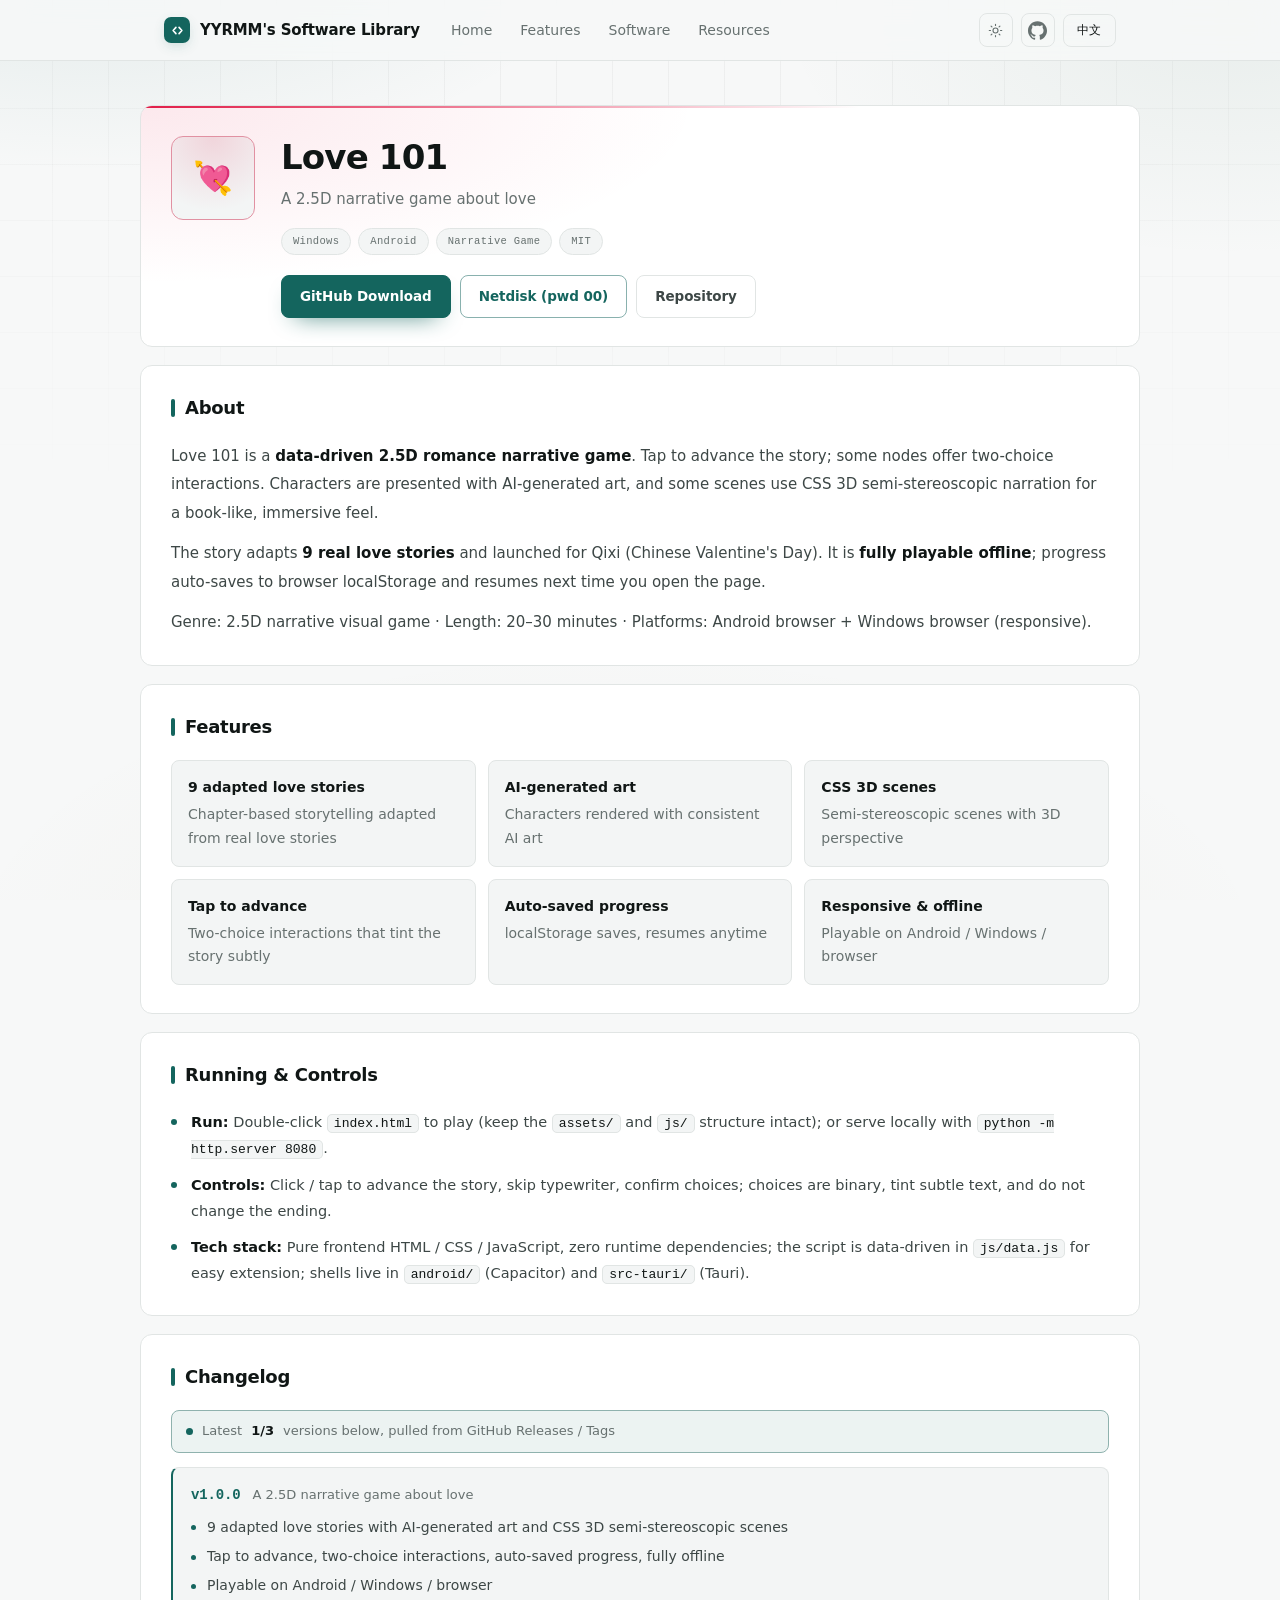
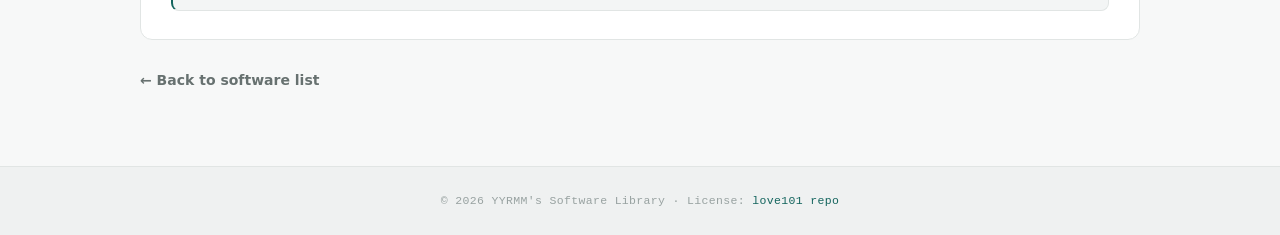
<file: detail/love101.html>
﻿<!DOCTYPE html>
<html lang="zh-CN">
<head>
  <meta charset="UTF-8" />
  <meta name="viewport" content="width=device-width, initial-scale=1.0" />
  <meta name="description" content="第101种理由 (Love 101) — 2.5D 恋爱叙事游戏详细介绍" />
  <title>第101种理由 — YYRMM的软件库</title>
  <link rel="icon" type="image/png" href="../assets/images/favicon.png" />
  <!-- 主题脚本：head 中同步加载，第一时间应用已保存的主题（防闪烁） -->
  <script src="../assets/js/theme.js"></script>
  <link rel="stylesheet" href="../assets/css/detail.css" />
  <!-- SEO:START 由 scripts/prerender.py 生成，勿手改 -->
  <link rel="canonical" href="https://yyrmmayo.github.io/detail/love101.html" />
  <meta property="og:type" content="website" />
  <meta property="og:site_name" content="YYRMM的软件库" />
  <meta property="og:locale" content="zh_CN" />
  <meta property="og:title" content="第101种理由" />
  <meta property="og:description" content="第101种理由 (Love 101) — 2.5D 恋爱叙事游戏详细介绍" />
  <meta property="og:url" content="https://yyrmmayo.github.io/detail/love101.html" />
  <meta property="og:image" content="https://yyrmmayo.github.io/assets/images/og-cover.png" />
  <meta property="og:image:width" content="1200" />
  <meta property="og:image:height" content="630" />
  <meta property="og:image:alt" content="第101种理由" />
  <meta name="twitter:card" content="summary_large_image" />
  <meta name="twitter:title" content="第101种理由" />
  <meta name="twitter:description" content="第101种理由 (Love 101) — 2.5D 恋爱叙事游戏详细介绍" />
  <meta name="twitter:image" content="https://yyrmmayo.github.io/assets/images/og-cover.png" />
  <script type="application/ld+json">
{
  "@context": "https://schema.org",
  "@type": "SoftwareApplication",
  "name": "第101种理由",
  "url": "https://yyrmmayo.github.io/detail/love101.html",
  "description": "第101种理由 (Love 101) — 2.5D 恋爱叙事游戏详细介绍",
  "applicationCategory": "UtilitiesApplication",
  "operatingSystem": "Android, Windows, Web",
  "isAccessibleForFree": true,
  "offers": {
    "@type": "Offer",
    "price": "0",
    "priceCurrency": "CNY"
  },
  "author": {
    "@type": "Person",
    "name": "YYRMMAYO",
    "url": "https://github.com/YYRMMAYO"
  },
  "alternateName": "Love 101",
  "softwareVersion": "1.0.0",
  "license": "https://opensource.org/licenses/MIT",
  "downloadUrl": "https://github.com/YYRMMAYO/love101/releases/tag/v1.0.0"
}
  </script>
  <!-- SEO:END -->
</head>
<body>
  <div class="bg-scene" aria-hidden="true"></div>

  <header class="topbar">
    <div class="container topbar-inner">
      <a class="brand" href="../index.html">
        <span class="brand-mark" aria-hidden="true">
          <svg viewBox="0 0 24 24" width="15" height="15" fill="none" stroke="currentColor" stroke-width="2.6" stroke-linecap="round" stroke-linejoin="round"><path d="M9.5 7 5 12l4.5 5M14.5 7 19 12l-4.5 5"/></svg>
        </span>
        <span data-lang="zh">YYRMM的软件库</span>
        <span data-lang="en">YYRMM's Software Library</span>
      </a>
      <nav class="top-nav">
        <a class="top-link" href="../index.html#home" data-lang="zh">首页</a>
        <a class="top-link" href="../index.html#home" data-lang="en">Home</a>
        <a class="top-link" href="../index.html#features" data-lang="zh">特性</a>
        <a class="top-link" href="../index.html#features" data-lang="en">Features</a>
        <a class="top-link" href="../index.html#software" data-lang="zh">软件列表</a>
        <a class="top-link" href="../index.html#software" data-lang="en">Software</a>
        <a class="top-link" href="../index.html#resources" data-lang="zh">资料</a>
        <a class="top-link" href="../index.html#resources" data-lang="en">Resources</a>
      </nav>
      <div class="top-actions">
        <button id="theme-toggle" class="theme-toggle" type="button" aria-label="切换到浅色主题"></button>
        <a class="social-link" href="https://github.com/YYRMMAYO?tab=repositories" target="_blank" rel="noopener" aria-label="GitHub">
          <svg viewBox="0 0 24 24" width="19" height="19" fill="currentColor" aria-hidden="true"><path d="M12 .297c-6.63 0-12 5.373-12 12 0 5.303 3.438 9.8 8.205 11.385.6.113.82-.258.82-.577 0-.285-.01-1.04-.015-2.04-3.338.724-4.042-1.61-4.042-1.61C4.422 18.07 3.633 17.7 3.633 17.7c-1.087-.744.084-.729.084-.729 1.205.084 1.838 1.236 1.838 1.236 1.07 1.835 2.809 1.305 3.495.998.108-.776.417-1.305.76-1.605-2.665-.3-5.466-1.332-5.466-5.93 0-1.31.465-2.38 1.235-3.22-.135-.303-.54-1.523.105-3.176 0 0 1.005-.322 3.3 1.23.96-.267 1.98-.399 3-.405 1.02.006 2.04.138 3 .405 2.28-1.552 3.285-1.23 3.285-1.23.645 1.653.24 2.873.12 3.176.765.84 1.23 1.91 1.23 3.22 0 4.61-2.805 5.625-5.475 5.92.42.36.81 1.096.81 2.22 0 1.606-.015 2.896-.015 3.286 0 .315.21.69.825.57C20.565 22.092 24 17.592 24 12.297c0-6.627-5.373-12-12-12"/></svg>
        </a>
        <button id="lang-toggle" class="lang-toggle" type="button" aria-label="Switch language">EN</button>
      </div>
    </div>
  </header>

  <main class="page container" data-app="love101">
    <!-- ===== Hero ===== -->
    <section class="detail-hero" data-reveal style="--card-accent:#e11d48">
      <div class="detail-icon">💘</div>
      <div class="detail-hero-text">
        <h1 class="detail-name" data-lang="zh">第101种理由</h1>
        <h1 class="detail-name" data-lang="en">Love 101</h1>
        <p class="detail-tagline" data-lang="zh">一个关于爱的 2.5D 叙事游戏</p>
        <p class="detail-tagline" data-lang="en">A 2.5D narrative game about love</p>
        <div class="detail-meta">
          <span class="chip">Windows</span>
          <span class="chip">Android</span>
          <span class="chip" data-lang="zh">叙事游戏</span>
          <span class="chip" data-lang="en">Narrative Game</span>
          <span class="chip">MIT</span>
        </div>
        <div class="detail-actions">
          <a class="btn btn-primary" href="https://github.com/YYRMMAYO/love101/releases/tag/v1.0.0" target="_blank" rel="noopener">
            <span data-lang="zh">GitHub 下载</span><span data-lang="en">GitHub Download</span>
          </a>
          <a class="btn btn-cyan" href="https://wwbpq.lanzouu.com/b01d75y5fc" target="_blank" rel="noopener">
            <span data-lang="zh">网盘下载（密码 00）</span><span data-lang="en">Netdisk (pwd 00)</span>
          </a>
          <a class="btn btn-ghost" href="https://github.com/YYRMMAYO/love101" target="_blank" rel="noopener">
            <span data-lang="zh">GitHub 仓库</span><span data-lang="en">Repository</span>
          </a>
        </div>
      </div>
    </section>

    <!-- ===== 软件介绍 ===== -->
    <section class="detail-section" data-reveal>
      <h2 class="detail-title" data-lang="zh">软件介绍</h2>
      <h2 class="detail-title" data-lang="en">About</h2>
      <div class="detail-text">
        <div data-lang="zh">
          <p>《第101种理由》是一款数据驱动的 <strong>2.5D 恋爱叙事游戏</strong>。玩家通过点击推进剧情，部分节点会出现双选项互动；人物以 AI 生成立绘呈现，部分场景用 CSS 3D 做半立体叙述，带来「翻书般」的沉浸观感。</p>
          <p>剧情改编自 <strong>9 段爱情故事</strong>，面向七夕上线。游戏<strong>完全离线可玩</strong>，进度自动保存在浏览器本地（localStorage），关闭页面后再次打开可继续游戏。</p>
          <p>类型：2.5D 叙事视觉游戏 · 预计时长 20–30 分钟 · 运行平台：安卓浏览器 + Windows 浏览器（响应式）。</p>
        </div>
        <div data-lang="en">
          <p>Love 101 is a <strong>data-driven 2.5D romance narrative game</strong>. Tap to advance the story; some nodes offer two-choice interactions. Characters are presented with AI-generated art, and some scenes use CSS 3D semi-stereoscopic narration for a book-like, immersive feel.</p>
          <p>The story adapts <strong>9 real love stories</strong> and launched for Qixi (Chinese Valentine's Day). It is <strong>fully playable offline</strong>; progress auto-saves to browser localStorage and resumes next time you open the page.</p>
          <p>Genre: 2.5D narrative visual game · Length: 20–30 minutes · Platforms: Android browser + Windows browser (responsive).</p>
        </div>
      </div>
    </section>

    <!-- ===== 功能特性 ===== -->
    <section class="detail-section" data-reveal>
      <h2 class="detail-title" data-lang="zh">功能特性</h2>
      <h2 class="detail-title" data-lang="en">Features</h2>
      <div class="feature-grid">
        <div class="feature-card" data-lang="zh"><strong>9 段爱情故事改编</strong>剧情改编自真实爱情故事，章节式叙事</div>
        <div class="feature-card" data-lang="en"><strong>9 adapted love stories</strong>Chapter-based storytelling adapted from real love stories</div>
        <div class="feature-card" data-lang="zh"><strong>AI 生成立绘</strong>角色以 AI 生成立绘呈现，风格统一</div>
        <div class="feature-card" data-lang="en"><strong>AI-generated art</strong>Characters rendered with consistent AI art</div>
        <div class="feature-card" data-lang="zh"><strong>CSS 3D 半立体场景</strong>部分场景以 3D 透视做半立体叙述</div>
        <div class="feature-card" data-lang="en"><strong>CSS 3D scenes</strong>Semi-stereoscopic scenes with 3D perspective</div>
        <div class="feature-card" data-lang="zh"><strong>点击推进 · 双选项互动</strong>轻触推进剧情，选项影响细微文本</div>
        <div class="feature-card" data-lang="en"><strong>Tap to advance</strong>Two-choice interactions that tint the story subtly</div>
        <div class="feature-card" data-lang="zh"><strong>进度自动保存</strong>localStorage 存档，关页不丢进度</div>
        <div class="feature-card" data-lang="en"><strong>Auto-saved progress</strong>localStorage saves, resumes anytime</div>
        <div class="feature-card" data-lang="zh"><strong>三端响应式</strong>安卓 / Windows / 浏览器均可游玩，完全离线</div>
        <div class="feature-card" data-lang="en"><strong>Responsive & offline</strong>Playable on Android / Windows / browser</div>
      </div>
    </section>

    <!-- ===== 运行与操作 ===== -->
    <section class="detail-section" data-reveal>
      <h2 class="detail-title" data-lang="zh">运行与操作</h2>
      <h2 class="detail-title" data-lang="en">Running & Controls</h2>
      <div class="detail-text">
        <ul class="detail-list">
          <li data-lang="zh"><strong>运行方式：</strong>直接双击 <code>index.html</code> 即可游玩（保持 <code>assets/</code> 与 <code>js/</code> 相对结构完整）；也可用 <code>python -m http.server 8080</code> 起本地服务后访问。</li>
          <li data-lang="en"><strong>Run:</strong> Double-click <code>index.html</code> to play (keep the <code>assets/</code> and <code>js/</code> structure intact); or serve locally with <code>python -m http.server 8080</code>.</li>
          <li data-lang="zh"><strong>操作：</strong>点击 / 轻触屏幕推进剧情、跳过打字机、确认选项；选项按钮为双选一，影响细微文本，不改变结局。</li>
          <li data-lang="en"><strong>Controls:</strong> Click / tap to advance the story, skip typewriter, confirm choices; choices are binary, tint subtle text, and do not change the ending.</li>
          <li data-lang="zh"><strong>技术栈：</strong>纯前端 HTML / CSS / JavaScript，零运行时依赖；剧本以数据驱动方式组织在 <code>js/data.js</code> 中，便于扩展；打包壳位于 <code>android/</code>（Capacitor）与 <code>src-tauri/</code>（Tauri）。</li>
          <li data-lang="en"><strong>Tech stack:</strong> Pure frontend HTML / CSS / JavaScript, zero runtime dependencies; the script is data-driven in <code>js/data.js</code> for easy extension; shells live in <code>android/</code> (Capacitor) and <code>src-tauri/</code> (Tauri).</li>
        </ul>
      </div>
    </section>

    <!-- ===== 更新记录（数据由 scripts/sync-changelog.py 同步生成） ===== -->
    <section class="detail-section" data-reveal>
      <h2 class="detail-title" data-lang="zh">更新记录</h2>
      <h2 class="detail-title" data-lang="en">Changelog</h2>
      <div id="changelog" class="changelog"></div>
    </section>

    <a class="back-link" href="../index.html#software" data-lang="zh">← 返回软件列表</a>
    <a class="back-link" href="../index.html#software" data-lang="en">← Back to software list</a>
  </main>

  <footer class="site-footer">
    <div class="container">
      <p data-lang="zh">© 2026 YYRMM的软件库 · 开源协议见 <a href="https://github.com/YYRMMAYO/love101" target="_blank" rel="noopener">love101 仓库</a></p>
      <p data-lang="en">© 2026 YYRMM's Software Library · License: <a href="https://github.com/YYRMMAYO/love101" target="_blank" rel="noopener">love101 repo</a></p>
    </div>
  </footer>

  <script src="../assets/js/changelog.js"></script>
  <script src="../assets/js/detail.js"></script>
</body>
</html>
</file>
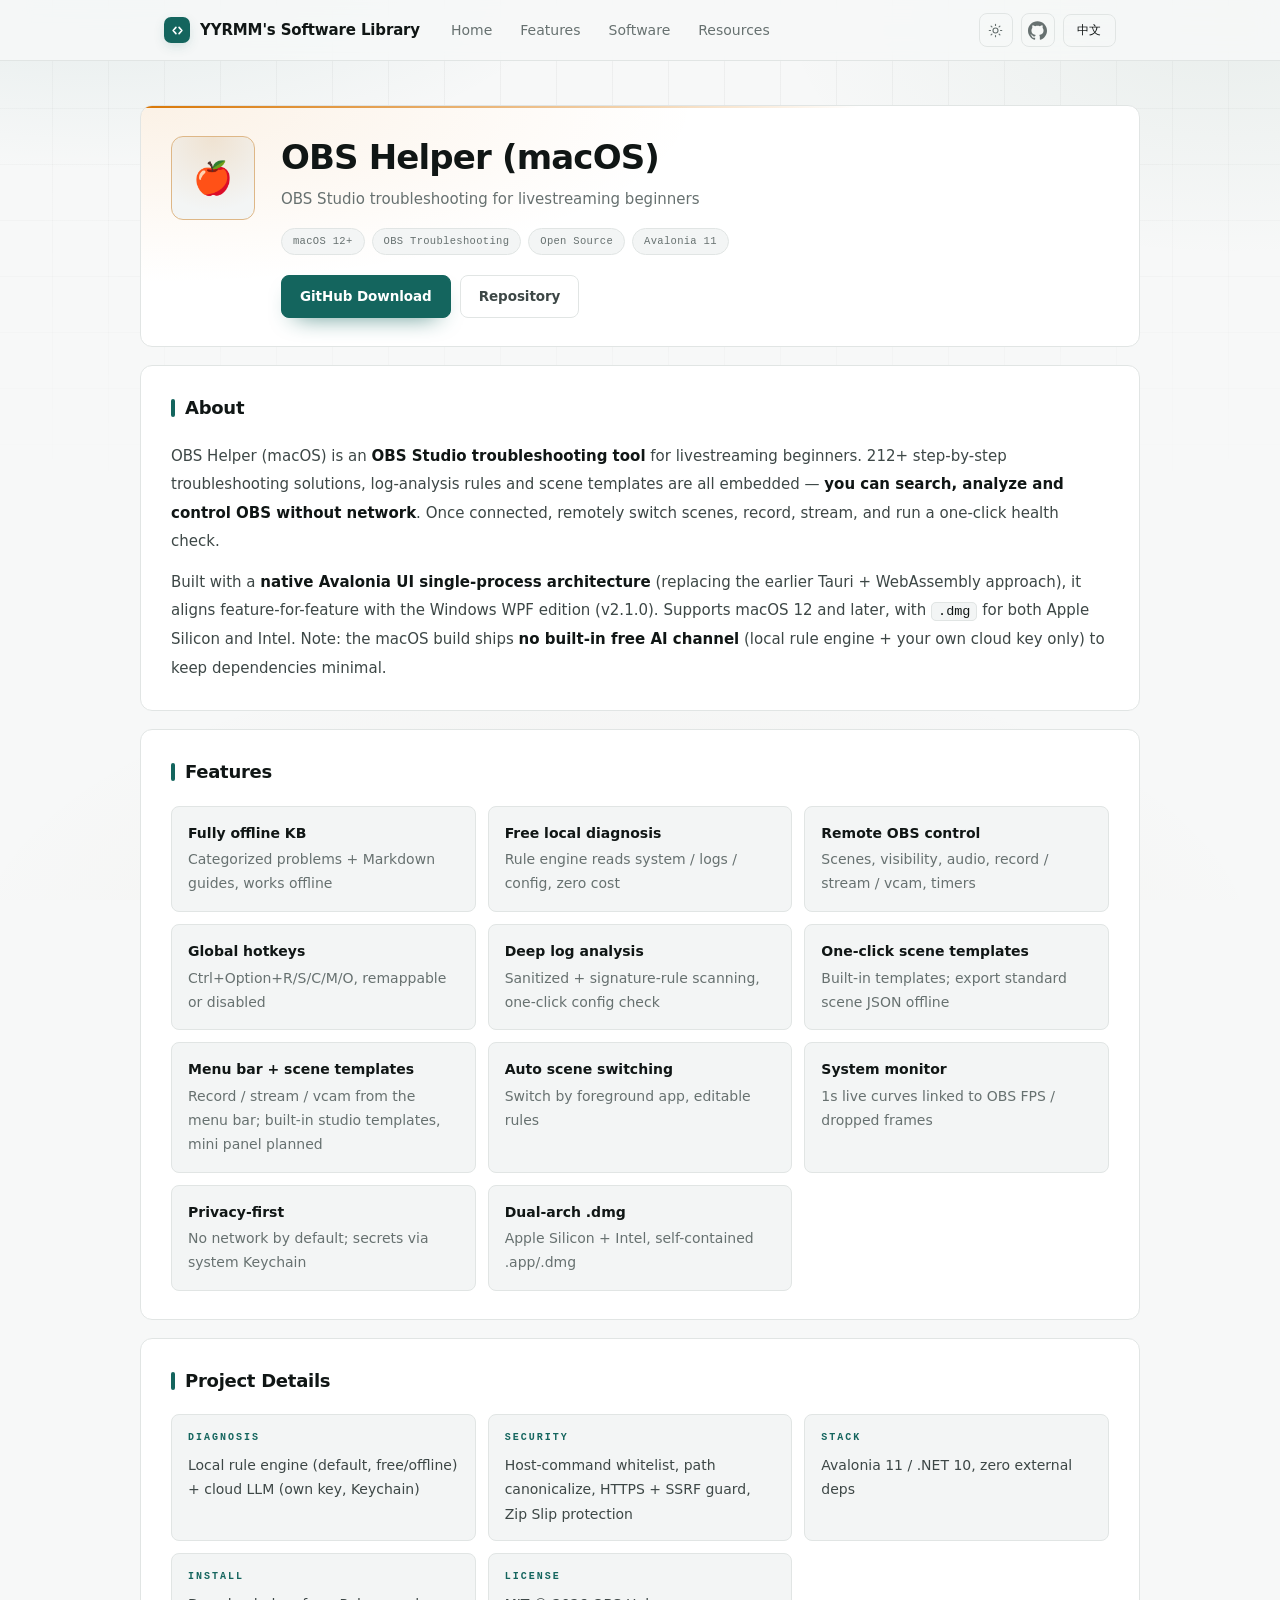
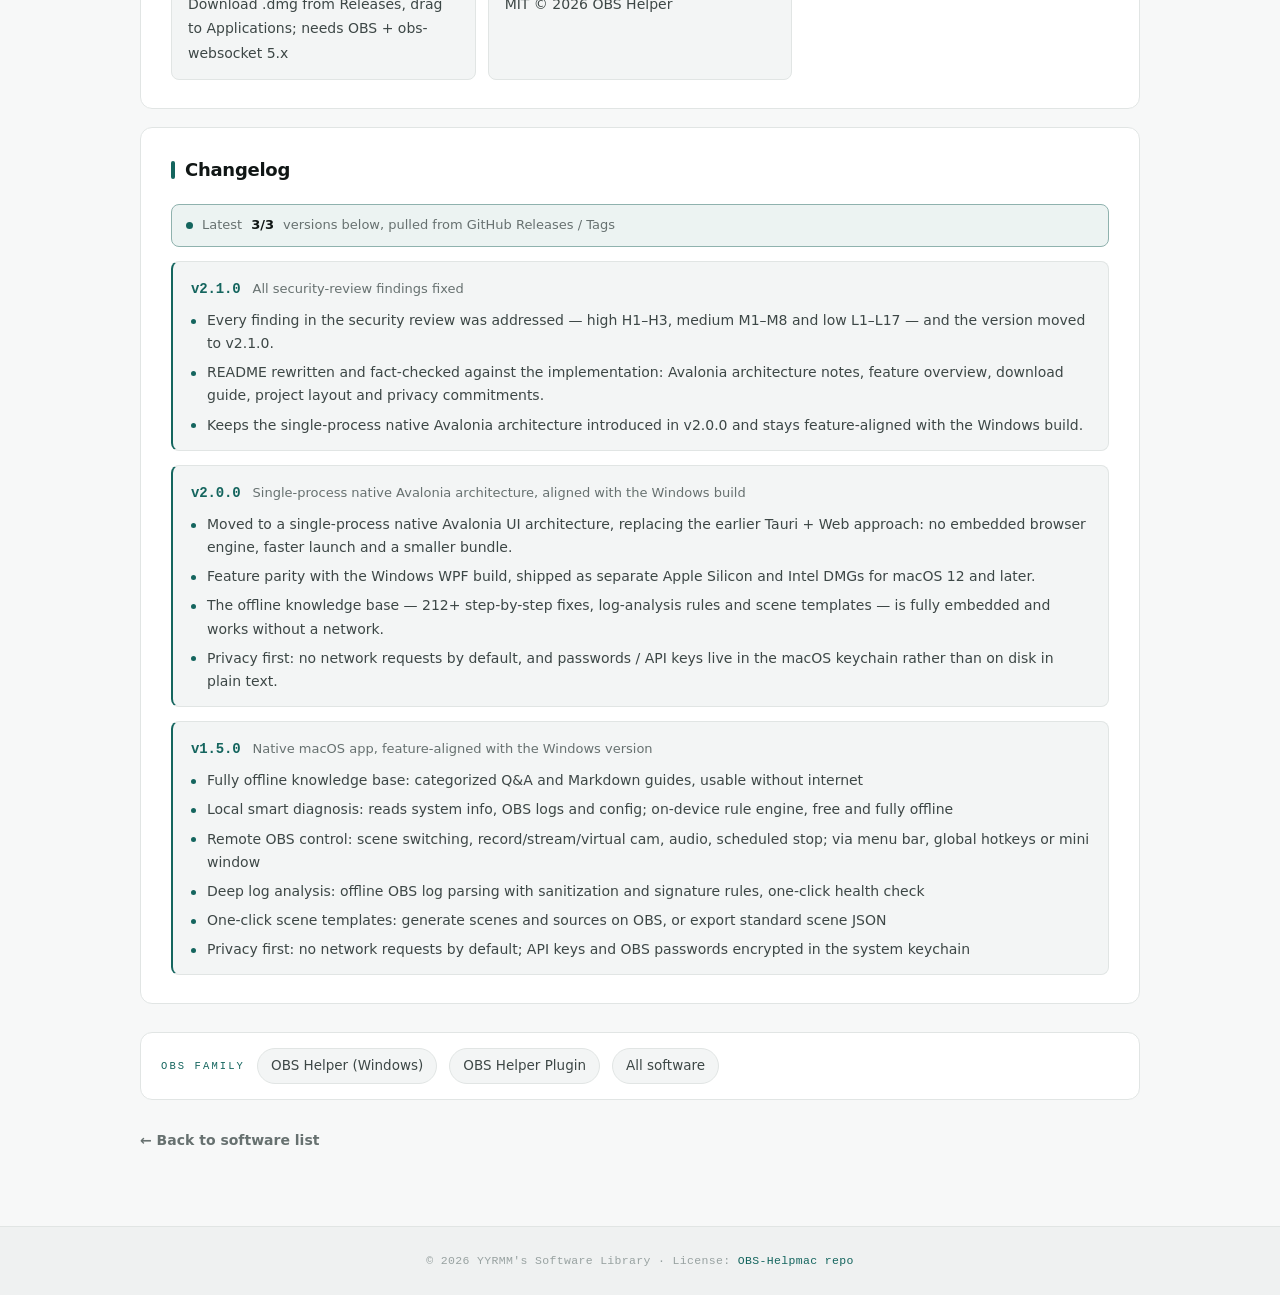
<file: detail/obs-mac.html>
﻿<!DOCTYPE html>
<html lang="zh-CN">
<head>
  <meta charset="UTF-8" />
  <meta name="viewport" content="width=device-width, initial-scale=1.0" />
  <meta name="description" content="OBS 排障助手（macOS）— 面向直播新手的 OBS 排障工具详细介绍" />
  <title>OBS 排障助手（macOS） — YYRMM的软件库</title>
  <link rel="icon" type="image/png" href="../assets/images/favicon.png" />
  <!-- 主题脚本：head 中同步加载，第一时间应用已保存的主题（防闪烁） -->
  <script src="../assets/js/theme.js"></script>
  <link rel="stylesheet" href="../assets/css/detail.css" />
  <!-- SEO:START 由 scripts/prerender.py 生成，勿手改 -->
  <link rel="canonical" href="https://yyrmmayo.github.io/detail/obs-mac.html" />
  <meta property="og:type" content="website" />
  <meta property="og:site_name" content="YYRMM的软件库" />
  <meta property="og:locale" content="zh_CN" />
  <meta property="og:title" content="OBS 排障助手（macOS）" />
  <meta property="og:description" content="OBS 排障助手（macOS）— 面向直播新手的 OBS 排障工具详细介绍" />
  <meta property="og:url" content="https://yyrmmayo.github.io/detail/obs-mac.html" />
  <meta property="og:image" content="https://yyrmmayo.github.io/assets/images/og-cover.png" />
  <meta property="og:image:width" content="1200" />
  <meta property="og:image:height" content="630" />
  <meta property="og:image:alt" content="OBS 排障助手（macOS）" />
  <meta name="twitter:card" content="summary_large_image" />
  <meta name="twitter:title" content="OBS 排障助手（macOS）" />
  <meta name="twitter:description" content="OBS 排障助手（macOS）— 面向直播新手的 OBS 排障工具详细介绍" />
  <meta name="twitter:image" content="https://yyrmmayo.github.io/assets/images/og-cover.png" />
  <script type="application/ld+json">
{
  "@context": "https://schema.org",
  "@type": "SoftwareApplication",
  "name": "OBS 排障助手（macOS）",
  "url": "https://yyrmmayo.github.io/detail/obs-mac.html",
  "description": "OBS 排障助手（macOS）— 面向直播新手的 OBS 排障工具详细介绍",
  "applicationCategory": "UtilitiesApplication",
  "operatingSystem": "macOS",
  "isAccessibleForFree": true,
  "offers": {
    "@type": "Offer",
    "price": "0",
    "priceCurrency": "CNY"
  },
  "author": {
    "@type": "Person",
    "name": "YYRMMAYO",
    "url": "https://github.com/YYRMMAYO"
  },
  "alternateName": "OBS Helper (macOS)",
  "softwareVersion": "2.1.0",
  "license": "https://opensource.org/licenses/MIT",
  "downloadUrl": "https://github.com/YYRMMAYO/OBS-Helpmac"
}
  </script>
  <!-- SEO:END -->
</head>
<body>
  <div class="bg-scene" aria-hidden="true"></div>

  <header class="topbar">
    <div class="container topbar-inner">
      <a class="brand" href="../index.html">
        <span class="brand-mark" aria-hidden="true">
          <svg viewBox="0 0 24 24" width="15" height="15" fill="none" stroke="currentColor" stroke-width="2.6" stroke-linecap="round" stroke-linejoin="round"><path d="M9.5 7 5 12l4.5 5M14.5 7 19 12l-4.5 5"/></svg>
        </span>
        <span data-lang="zh">YYRMM的软件库</span>
        <span data-lang="en">YYRMM's Software Library</span>
      </a>
      <nav class="top-nav">
        <a class="top-link" href="../index.html#home" data-lang="zh">首页</a>
        <a class="top-link" href="../index.html#home" data-lang="en">Home</a>
        <a class="top-link" href="../index.html#features" data-lang="zh">特性</a>
        <a class="top-link" href="../index.html#features" data-lang="en">Features</a>
        <a class="top-link" href="../index.html#software" data-lang="zh">软件列表</a>
        <a class="top-link" href="../index.html#software" data-lang="en">Software</a>
        <a class="top-link" href="../index.html#resources" data-lang="zh">资料</a>
        <a class="top-link" href="../index.html#resources" data-lang="en">Resources</a>
      </nav>
      <div class="top-actions">
        <button id="theme-toggle" class="theme-toggle" type="button" aria-label="切换到浅色主题"></button>
        <a class="social-link" href="https://github.com/YYRMMAYO?tab=repositories" target="_blank" rel="noopener" aria-label="GitHub">
          <svg viewBox="0 0 24 24" width="19" height="19" fill="currentColor" aria-hidden="true"><path d="M12 .297c-6.63 0-12 5.373-12 12 0 5.303 3.438 9.8 8.205 11.385.6.113.82-.258.82-.577 0-.285-.01-1.04-.015-2.04-3.338.724-4.042-1.61-4.042-1.61C4.422 18.07 3.633 17.7 3.633 17.7c-1.087-.744.084-.729.084-.729 1.205.084 1.838 1.236 1.838 1.236 1.07 1.835 2.809 1.305 3.495.998.108-.776.417-1.305.76-1.605-2.665-.3-5.466-1.332-5.466-5.93 0-1.31.465-2.38 1.235-3.22-.135-.303-.54-1.523.105-3.176 0 0 1.005-.322 3.3 1.23.96-.267 1.98-.399 3-.405 1.02.006 2.04.138 3 .405 2.28-1.552 3.285-1.23 3.285-1.23.645 1.653.24 2.873.12 3.176.765.84 1.23 1.91 1.23 3.22 0 4.61-2.805 5.625-5.475 5.92.42.36.81 1.096.81 2.22 0 1.606-.015 2.896-.015 3.286 0 .315.21.69.825.57C20.565 22.092 24 17.592 24 12.297c0-6.627-5.373-12-12-12"/></svg>
        </a>
        <button id="lang-toggle" class="lang-toggle" type="button" aria-label="Switch language">EN</button>
      </div>
    </div>
  </header>

  <main class="page container" data-app="obs-mac">
    <!-- ===== Hero ===== -->
    <section class="detail-hero" data-reveal style="--card-accent:#d97706">
      <div class="detail-icon">🍎</div>
      <div class="detail-hero-text">
        <h1 class="detail-name" data-lang="zh">OBS 排障助手（macOS）</h1>
        <h1 class="detail-name" data-lang="en">OBS Helper (macOS)</h1>
        <p class="detail-tagline" data-lang="zh">面向直播新手的 OBS Studio 排障工具</p>
        <p class="detail-tagline" data-lang="en">OBS Studio troubleshooting for livestreaming beginners</p>
        <div class="detail-meta">
          <span class="chip">macOS 12+</span>
          <span class="chip" data-lang="zh">OBS 排障</span>
          <span class="chip" data-lang="en">OBS Troubleshooting</span>
          <span class="chip" data-lang="zh">开源</span>
          <span class="chip" data-lang="en">Open Source</span>
          <span class="chip">Avalonia 11</span>
        </div>
        <div class="detail-actions">
          <a class="btn btn-primary" href="https://github.com/YYRMMAYO/OBS-Helpmac" target="_blank" rel="noopener">
            <span data-lang="zh">GitHub 下载</span><span data-lang="en">GitHub Download</span>
          </a>
          <a class="btn btn-ghost" href="https://github.com/YYRMMAYO/OBS-Helpmac" target="_blank" rel="noopener">
            <span data-lang="zh">GitHub 仓库</span><span data-lang="en">Repository</span>
          </a>
        </div>
      </div>
    </section>

    <!-- ===== 软件介绍 ===== -->
    <section class="detail-section" data-reveal>
      <h2 class="detail-title" data-lang="zh">软件介绍</h2>
      <h2 class="detail-title" data-lang="en">About</h2>
      <div class="detail-text">
        <div data-lang="zh">
          <p>OBS 排障助手 macOS 版是一款面向直播新手的 <strong>OBS Studio 排障工具</strong>。212+ 条分步排障方案、日志分析规则、场景模板全部内嵌在应用里，<strong>不联网也能查、能分析、能控制 OBS</strong>。连上 OBS 后，可远程切换场景、录制与推流，并做一键体检。</p>
          <p>本版本采用 <strong>Avalonia UI 单进程原生架构</strong>（替代早期 Tauri + WebAssembly 方案），功能与 Windows WPF 版完全对齐，版本号同步至 v2.1.0。支持 macOS 12 及以上，提供 Apple Silicon 与 Intel 双架构 <code>.dmg</code>。注意：macOS 版<strong>不内置免费 AI 通道</strong>（仅本地规则引擎 + 自带云端 Key），保持最小依赖与最简发布。</p>
        </div>
        <div data-lang="en">
          <p>OBS Helper (macOS) is an <strong>OBS Studio troubleshooting tool</strong> for livestreaming beginners. 212+ step-by-step troubleshooting solutions, log-analysis rules and scene templates are all embedded — <strong>you can search, analyze and control OBS without network</strong>. Once connected, remotely switch scenes, record, stream, and run a one-click health check.</p>
          <p>Built with a <strong>native Avalonia UI single-process architecture</strong> (replacing the earlier Tauri + WebAssembly approach), it aligns feature-for-feature with the Windows WPF edition (v2.1.0). Supports macOS 12 and later, with <code>.dmg</code> for both Apple Silicon and Intel. Note: the macOS build ships <strong>no built-in free AI channel</strong> (local rule engine + your own cloud key only) to keep dependencies minimal.</p>
        </div>
      </div>
    </section>

    <!-- ===== 功能特性 ===== -->
    <section class="detail-section" data-reveal>
      <h2 class="detail-title" data-lang="zh">功能特性</h2>
      <h2 class="detail-title" data-lang="en">Features</h2>
      <div class="feature-grid">
        <div class="feature-card" data-lang="zh"><strong>知识库完全离线</strong>分类问题库 + Markdown 排障指引，断网也能用</div>
        <div class="feature-card" data-lang="en"><strong>Fully offline KB</strong>Categorized problems + Markdown guides, works offline</div>
        <div class="feature-card" data-lang="zh"><strong>本地智能诊断，免费</strong>本地规则引擎读取系统 / 日志 / 配置定位问题，零费用</div>
        <div class="feature-card" data-lang="en"><strong>Free local diagnosis</strong>Rule engine reads system / logs / config, zero cost</div>
        <div class="feature-card" data-lang="zh"><strong>远程控制 OBS</strong>场景、元素显隐、音频、录制 / 推流 / 虚拟摄像头、定时停止</div>
        <div class="feature-card" data-lang="en"><strong>Remote OBS control</strong>Scenes, visibility, audio, record / stream / vcam, timers</div>
        <div class="feature-card" data-lang="zh"><strong>全局快捷键</strong>Ctrl+Option+R/S/C/M/O，全部可改键或停用</div>
        <div class="feature-card" data-lang="en"><strong>Global hotkeys</strong>Ctrl+Option+R/S/C/M/O, remappable or disabled</div>
        <div class="feature-card" data-lang="zh"><strong>深度日志分析</strong>脱敏 + 特征规则扫描，一键体检配置</div>
        <div class="feature-card" data-lang="en"><strong>Deep log analysis</strong>Sanitized + signature-rule scanning, one-click config check</div>
        <div class="feature-card" data-lang="zh"><strong>场景模板一键落地</strong>内置直播间模板，未连接时可导出标准场景 JSON</div>
        <div class="feature-card" data-lang="en"><strong>One-click scene templates</strong>Built-in templates; export standard scene JSON offline</div>
        <div class="feature-card" data-lang="zh"><strong>菜单栏控制 + 场景模板</strong>菜单栏直达控制录制 / 推流 / 虚拟摄像头；内置直播间模板，迷你小窗规划中</div>
        <div class="feature-card" data-lang="en"><strong>Menu bar + scene templates</strong>Record / stream / vcam from the menu bar; built-in studio templates, mini panel planned</div>
        <div class="feature-card" data-lang="zh"><strong>场景自动切换</strong>按前台应用自动切换 OBS 场景，规则可编辑</div>
        <div class="feature-card" data-lang="en"><strong>Auto scene switching</strong>Switch by foreground app, editable rules</div>
        <div class="feature-card" data-lang="zh"><strong>系统监控</strong>CPU / 内存 / 网络 / 磁盘 1 秒实时曲线，与 OBS 帧率丢帧联动</div>
        <div class="feature-card" data-lang="en"><strong>System monitor</strong>1s live curves linked to OBS FPS / dropped frames</div>
        <div class="feature-card" data-lang="zh"><strong>隐私优先</strong>默认不发起网络请求；密码与 Key 经系统钥匙串加密</div>
        <div class="feature-card" data-lang="en"><strong>Privacy-first</strong>No network by default; secrets via system Keychain</div>
        <div class="feature-card" data-lang="zh"><strong>双架构 .dmg</strong>Apple Silicon 与 Intel 双架构，自包含 .app/.dmg</div>
        <div class="feature-card" data-lang="en"><strong>Dual-arch .dmg</strong>Apple Silicon + Intel, self-contained .app/.dmg</div>
      </div>
    </section>

    <!-- ===== README 亮点 ===== -->
    <section class="detail-section" data-reveal>
      <h2 class="detail-title" data-lang="zh">项目档案</h2>
      <h2 class="detail-title" data-lang="en">Project Details</h2>
      <div class="info-grid">
        <div class="info-item">
          <div class="info-label">Diagnosis</div>
          <div class="info-value" data-lang="zh">本地规则引擎（默认，免费纯离线）+ 云端大模型（自带 Key，钥匙串加密）</div>
          <div class="info-value" data-lang="en">Local rule engine (default, free/offline) + cloud LLM (own key, Keychain)</div>
        </div>
        <div class="info-item">
          <div class="info-label">Security</div>
          <div class="info-value" data-lang="zh">宿主命令白名单、目录限定 + 防穿越、HTTPS + SSRF 拦截、ZIP 导入防 Zip Slip</div>
          <div class="info-value" data-lang="en">Host-command whitelist, path canonicalize, HTTPS + SSRF guard, Zip Slip protection</div>
        </div>
        <div class="info-item">
          <div class="info-label">Stack</div>
          <div class="info-value" data-lang="zh">Avalonia 11 / .NET 10，零外部依赖</div>
          <div class="info-value" data-lang="en">Avalonia 11 / .NET 10, zero external deps</div>
        </div>
        <div class="info-item">
          <div class="info-label">Install</div>
          <div class="info-value" data-lang="zh">GitHub Releases 下载 .dmg 拖入「应用程序」；需 OBS + obs-websocket 5.x</div>
          <div class="info-value" data-lang="en">Download .dmg from Releases, drag to Applications; needs OBS + obs-websocket 5.x</div>
        </div>
        <div class="info-item">
          <div class="info-label">License</div>
          <div class="info-value">MIT © 2026 OBS Helper</div>
        </div>
      </div>
    </section>

    <!-- ===== 更新记录（数据由 scripts/sync-changelog.py 同步生成） ===== -->
    <section class="detail-section" data-reveal>
      <h2 class="detail-title" data-lang="zh">更新记录</h2>
      <h2 class="detail-title" data-lang="en">Changelog</h2>
      <div id="changelog" class="changelog"></div>
    </section>

    <!-- ===== 同系列软件（内部链接：三个 OBS 版本互链） ===== -->
    <nav class="related" data-reveal aria-label="同系列软件">
      <span class="related-label" data-lang="zh">OBS 系列</span>
      <span class="related-label" data-lang="en">OBS family</span>
      <a href="obs.html" data-lang="zh">OBS帮助助手（Windows）</a>
      <a href="obs.html" data-lang="en">OBS Helper (Windows)</a>
      <a href="obs-plugin.html" data-lang="zh">OBS 排障助手 · 插件版</a>
      <a href="obs-plugin.html" data-lang="en">OBS Helper Plugin</a>
      <a href="../index.html#software" data-lang="zh">全部软件</a>
      <a href="../index.html#software" data-lang="en">All software</a>
    </nav>

    <a class="back-link" href="../index.html#software" data-lang="zh">← 返回软件列表</a>
    <a class="back-link" href="../index.html#software" data-lang="en">← Back to software list</a>
  </main>

  <footer class="site-footer">
    <div class="container">
      <p data-lang="zh">© 2026 YYRMM的软件库 · 开源协议见 <a href="https://github.com/YYRMMAYO/OBS-Helpmac" target="_blank" rel="noopener">OBS-Helpmac 仓库</a></p>
      <p data-lang="en">© 2026 YYRMM's Software Library · License: <a href="https://github.com/YYRMMAYO/OBS-Helpmac" target="_blank" rel="noopener">OBS-Helpmac repo</a></p>
    </div>
  </footer>

  <script src="../assets/js/changelog.js"></script>
  <script src="../assets/js/detail.js"></script>
</body>
</html>
</file>
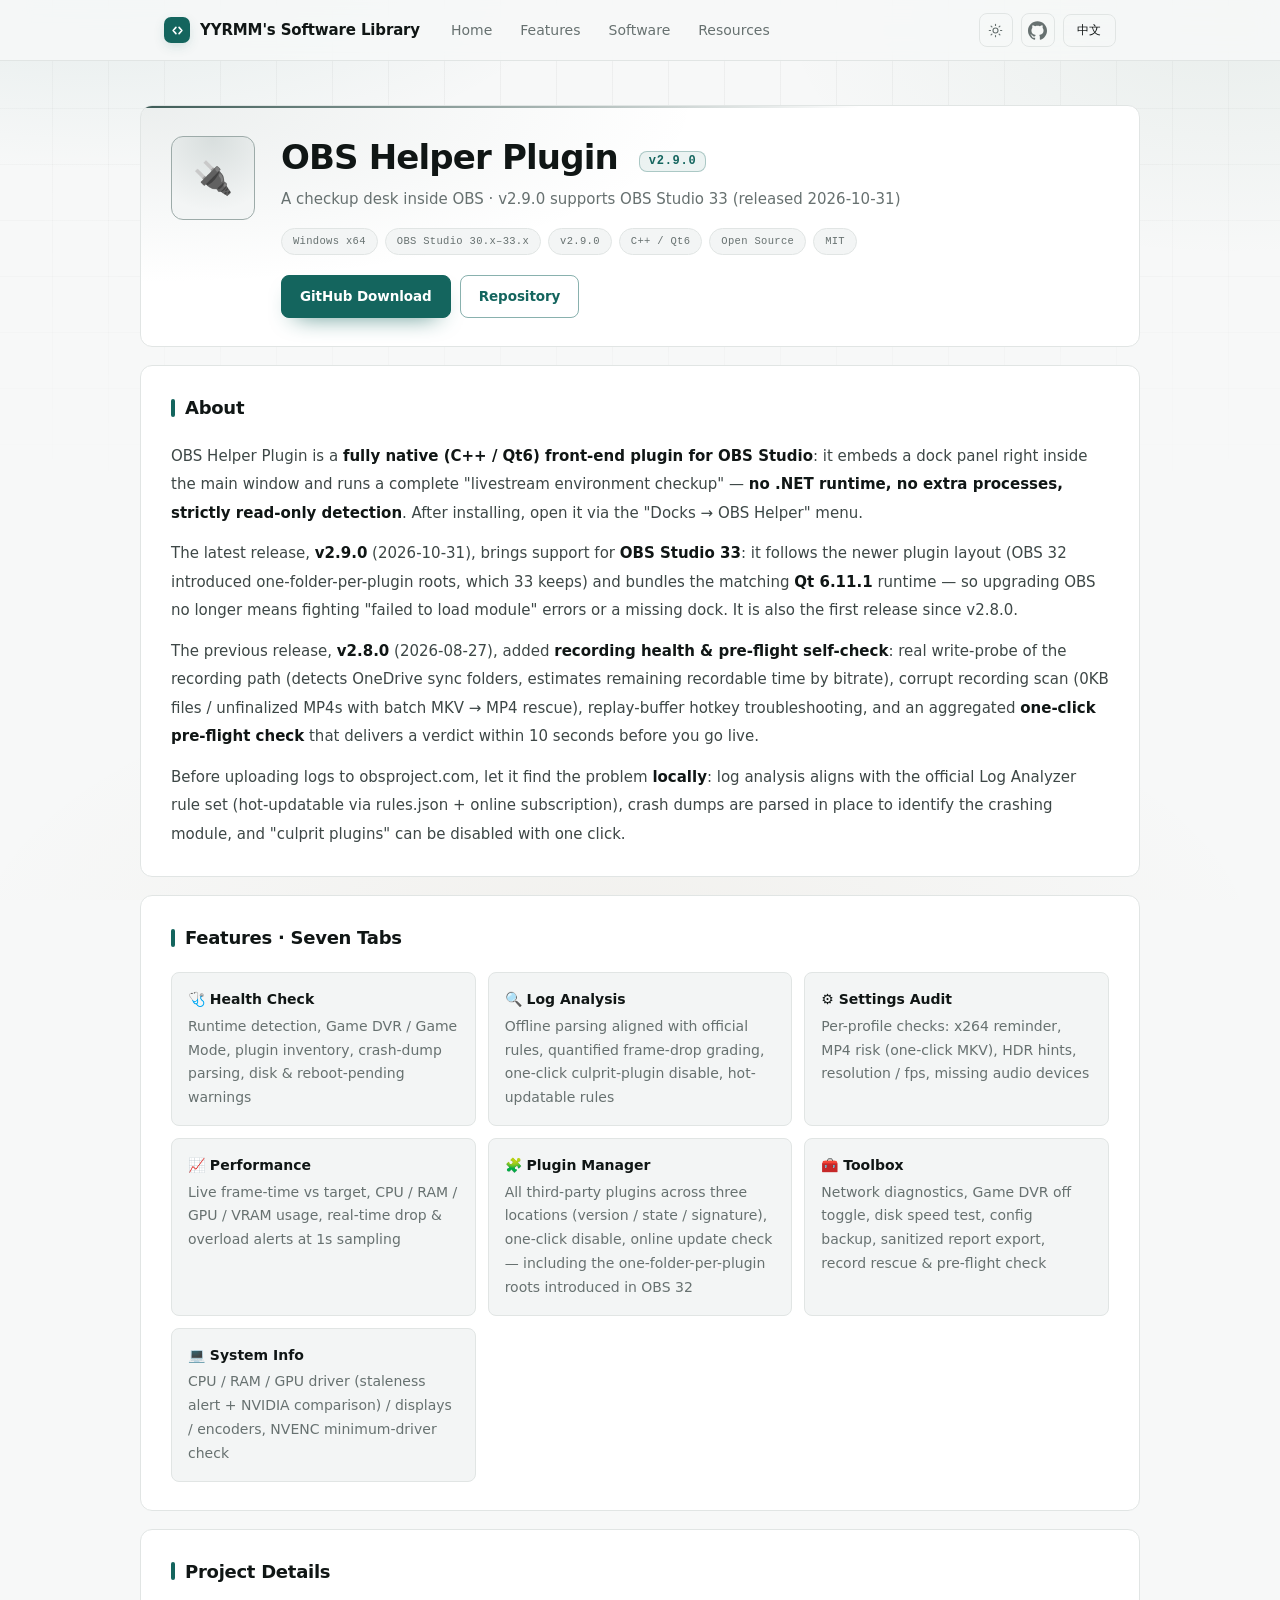
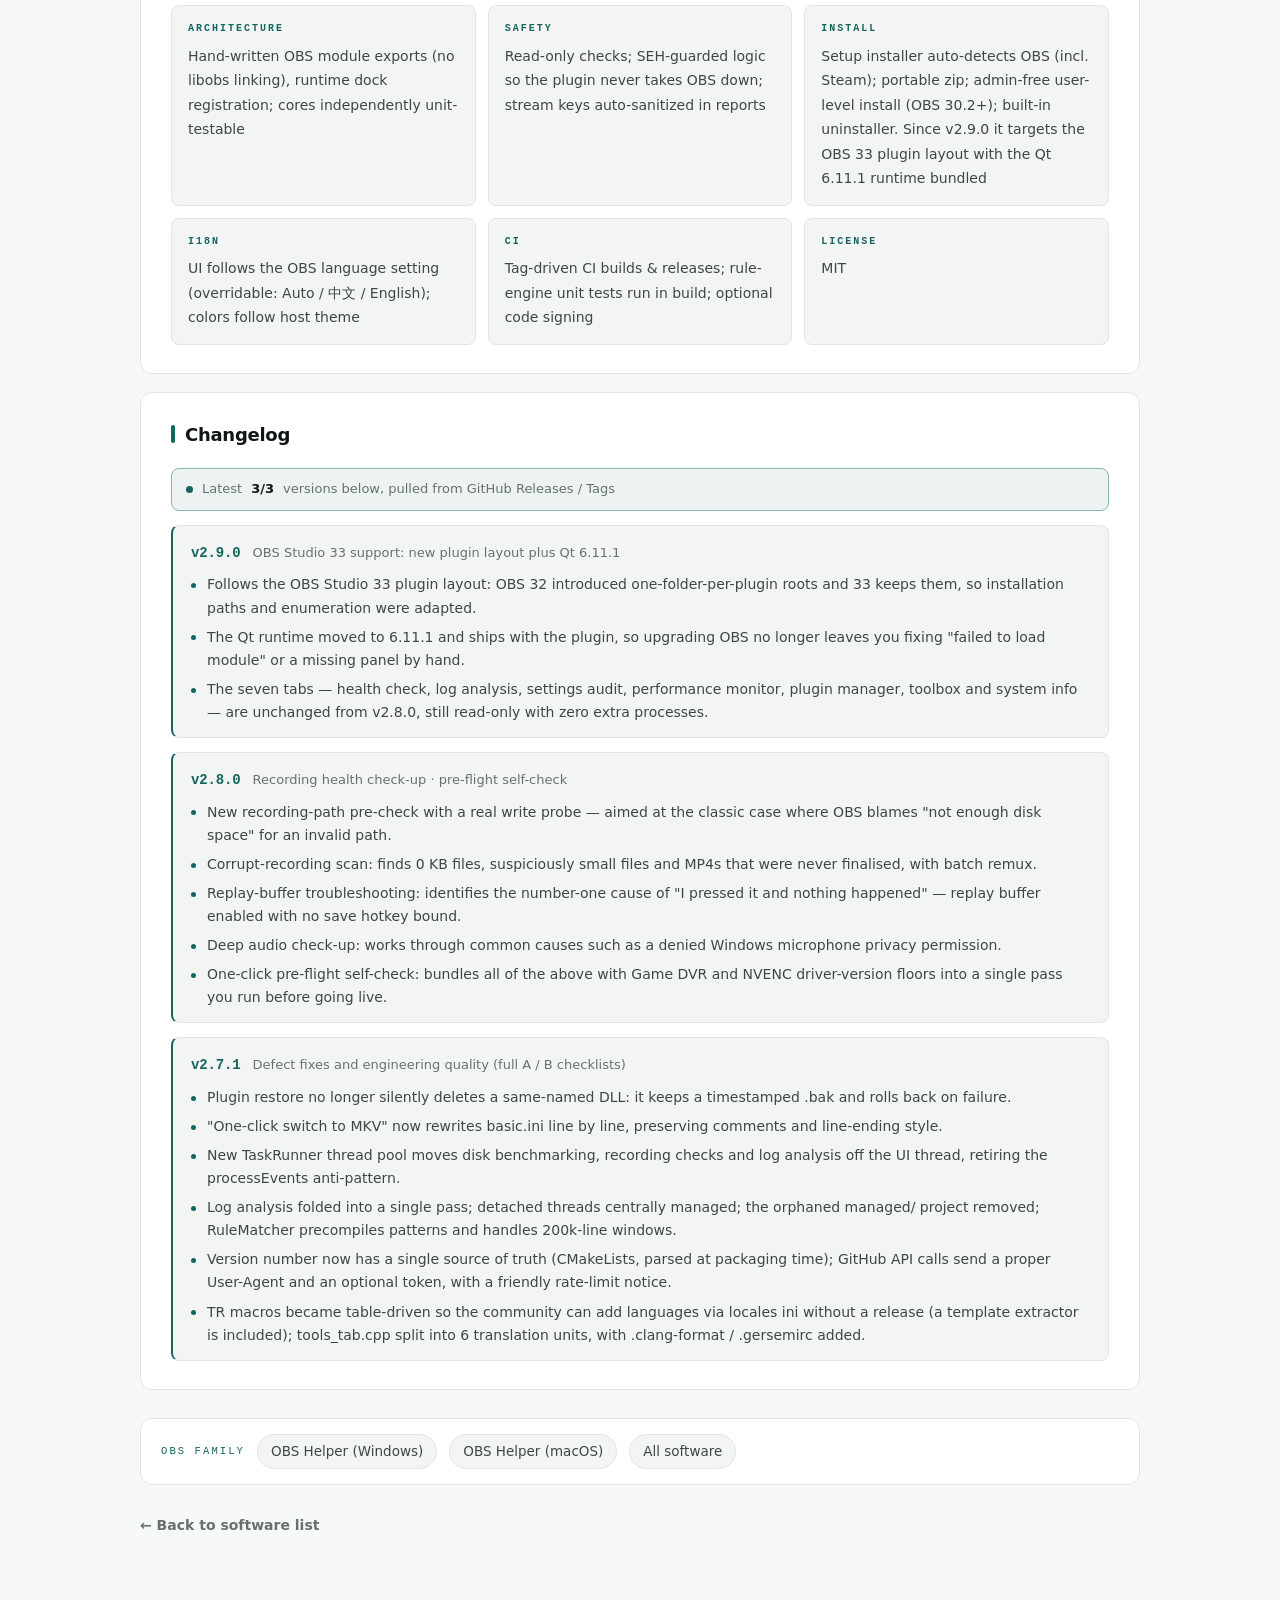
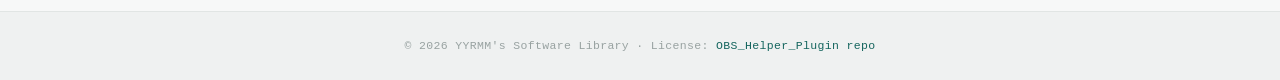
<file: detail/obs-plugin.html>
﻿<!DOCTYPE html>
<html lang="zh-CN">
<head>
  <meta charset="UTF-8" />
  <meta name="viewport" content="width=device-width, initial-scale=1.0" />
  <meta name="description" content="OBS 排障助手 · 插件版 v2.9.0 — 纯原生 C++ / Qt6 的 OBS Studio 前端停靠面板插件，本地体检、日志分析、性能监控；v2.9.0 适配 OBS Studio 33 新插件布局与 Qt 6.11.1" />
  <title>OBS 排障助手 · 插件版 — YYRMM的软件库</title>
  <link rel="icon" type="image/png" href="../assets/images/favicon.png" />
  <!-- 主题脚本：head 中同步加载，第一时间应用已保存的主题（防闪烁） -->
  <script src="../assets/js/theme.js"></script>
  <link rel="stylesheet" href="../assets/css/detail.css" />
  <!-- SEO:START 由 scripts/prerender.py 生成，勿手改 -->
  <link rel="canonical" href="https://yyrmmayo.github.io/detail/obs-plugin.html" />
  <meta property="og:type" content="website" />
  <meta property="og:site_name" content="YYRMM的软件库" />
  <meta property="og:locale" content="zh_CN" />
  <meta property="og:title" content="OBS 排障助手 · 插件版" />
  <meta property="og:description" content="OBS 排障助手 · 插件版 v2.9.0 — 纯原生 C++ / Qt6 的 OBS Studio 前端停靠面板插件，本地体检、日志分析、性能监控；v2.9.0 适配 OBS Studio 33 新插件布局与 Qt 6.11.1" />
  <meta property="og:url" content="https://yyrmmayo.github.io/detail/obs-plugin.html" />
  <meta property="og:image" content="https://yyrmmayo.github.io/assets/images/og-cover.png" />
  <meta property="og:image:width" content="1200" />
  <meta property="og:image:height" content="630" />
  <meta property="og:image:alt" content="OBS 排障助手 · 插件版" />
  <meta name="twitter:card" content="summary_large_image" />
  <meta name="twitter:title" content="OBS 排障助手 · 插件版" />
  <meta name="twitter:description" content="OBS 排障助手 · 插件版 v2.9.0 — 纯原生 C++ / Qt6 的 OBS Studio 前端停靠面板插件，本地体检、日志分析、性能监控；v2.9.0 适配 OBS Studio 33 新插件布局与 Qt 6.11.1" />
  <meta name="twitter:image" content="https://yyrmmayo.github.io/assets/images/og-cover.png" />
  <script type="application/ld+json">
{
  "@context": "https://schema.org",
  "@type": "SoftwareApplication",
  "name": "OBS 排障助手 · 插件版",
  "url": "https://yyrmmayo.github.io/detail/obs-plugin.html",
  "description": "OBS 排障助手 · 插件版 v2.9.0 — 纯原生 C++ / Qt6 的 OBS Studio 前端停靠面板插件，本地体检、日志分析、性能监控；v2.9.0 适配 OBS Studio 33 新插件布局与 Qt 6.11.1",
  "applicationCategory": "UtilitiesApplication",
  "operatingSystem": "Windows",
  "isAccessibleForFree": true,
  "offers": {
    "@type": "Offer",
    "price": "0",
    "priceCurrency": "CNY"
  },
  "author": {
    "@type": "Person",
    "name": "YYRMMAYO",
    "url": "https://github.com/YYRMMAYO"
  },
  "alternateName": "OBS Helper Plugin",
  "softwareVersion": "2.9.0",
  "license": "https://opensource.org/licenses/MIT",
  "downloadUrl": "https://github.com/YYRMMAYO/OBS_Helper_Plugin/releases"
}
  </script>
  <!-- SEO:END -->
</head>
<body>
  <div class="bg-scene" aria-hidden="true"></div>

  <header class="topbar">
    <div class="container topbar-inner">
      <a class="brand" href="../index.html">
        <span class="brand-mark" aria-hidden="true">
          <svg viewBox="0 0 24 24" width="15" height="15" fill="none" stroke="currentColor" stroke-width="2.6" stroke-linecap="round" stroke-linejoin="round"><path d="M9.5 7 5 12l4.5 5M14.5 7 19 12l-4.5 5"/></svg>
        </span>
        <span data-lang="zh">YYRMM的软件库</span>
        <span data-lang="en">YYRMM's Software Library</span>
      </a>
      <nav class="top-nav">
        <a class="top-link" href="../index.html#home" data-lang="zh">首页</a>
        <a class="top-link" href="../index.html#home" data-lang="en">Home</a>
        <a class="top-link" href="../index.html#features" data-lang="zh">特性</a>
        <a class="top-link" href="../index.html#features" data-lang="en">Features</a>
        <a class="top-link" href="../index.html#software" data-lang="zh">软件列表</a>
        <a class="top-link" href="../index.html#software" data-lang="en">Software</a>
        <a class="top-link" href="../index.html#resources" data-lang="zh">资料</a>
        <a class="top-link" href="../index.html#resources" data-lang="en">Resources</a>
      </nav>
      <div class="top-actions">
        <button id="theme-toggle" class="theme-toggle" type="button" aria-label="切换到浅色主题"></button>
        <a class="social-link" href="https://github.com/YYRMMAYO?tab=repositories" target="_blank" rel="noopener" aria-label="GitHub">
          <svg viewBox="0 0 24 24" width="19" height="19" fill="currentColor" aria-hidden="true"><path d="M12 .297c-6.63 0-12 5.373-12 12 0 5.303 3.438 9.8 8.205 11.385.6.113.82-.258.82-.577 0-.285-.01-1.04-.015-2.04-3.338.724-4.042-1.61-4.042-1.61C4.422 18.07 3.633 17.7 3.633 17.7c-1.087-.744.084-.729.084-.729 1.205.084 1.838 1.236 1.838 1.236 1.07 1.835 2.809 1.305 3.495.998.108-.776.417-1.305.76-1.605-2.665-.3-5.466-1.332-5.466-5.93 0-1.31.465-2.38 1.235-3.22-.135-.303-.54-1.523.105-3.176 0 0 1.005-.322 3.3 1.23.96-.267 1.98-.399 3-.405 1.02.006 2.04.138 3 .405 2.28-1.552 3.285-1.23 3.285-1.23.645 1.653.24 2.873.12 3.176.765.84 1.23 1.91 1.23 3.22 0 4.61-2.805 5.625-5.475 5.92.42.36.81 1.096.81 2.22 0 1.606-.015 2.896-.015 3.286 0 .315.21.69.825.57C20.565 22.092 24 17.592 24 12.297c0-6.627-5.373-12-12-12"/></svg>
        </a>
        <button id="lang-toggle" class="lang-toggle" type="button" aria-label="Switch language">EN</button>
      </div>
    </div>
  </header>

  <main class="page container" data-app="obs-plugin">
    <!-- ===== Hero ===== -->
    <section class="detail-hero" data-reveal style="--card-accent:#3e5c57">
      <div class="detail-icon">🔌</div>
      <div class="detail-hero-text">
        <h1 class="detail-name" data-lang="zh">OBS 排障助手 · 插件版 <span class="detail-badge">v2.9.0</span></h1>
        <h1 class="detail-name" data-lang="en">OBS Helper Plugin <span class="detail-badge">v2.9.0</span></h1>
        <p class="detail-tagline" data-lang="zh">嵌进 OBS 的直播体检台 · v2.9.0 适配 OBS Studio 33（2026-10-31 发布）</p>
        <p class="detail-tagline" data-lang="en">A checkup desk inside OBS · v2.9.0 supports OBS Studio 33 (released 2026-10-31)</p>
        <div class="detail-meta">
          <span class="chip">Windows x64</span>
          <span class="chip">OBS Studio 30.x–33.x</span>
          <span class="chip">v2.9.0</span>
          <span class="chip" data-lang="zh">C++ / Qt6</span>
          <span class="chip" data-lang="en">C++ / Qt6</span>
          <span class="chip" data-lang="zh">开源</span>
          <span class="chip" data-lang="en">Open Source</span>
          <span class="chip">MIT</span>
        </div>
        <div class="detail-actions">
          <a class="btn btn-primary" href="https://github.com/YYRMMAYO/OBS_Helper_Plugin/releases" target="_blank" rel="noopener">
            <span data-lang="zh">GitHub 下载</span><span data-lang="en">GitHub Download</span>
          </a>
          <a class="btn btn-cyan" href="https://github.com/YYRMMAYO/OBS_Helper_Plugin" target="_blank" rel="noopener">
            <span data-lang="zh">GitHub 仓库</span><span data-lang="en">Repository</span>
          </a>
        </div>
      </div>
    </section>

    <!-- ===== 软件介绍 ===== -->
    <section class="detail-section" data-reveal>
      <h2 class="detail-title" data-lang="zh">软件介绍</h2>
      <h2 class="detail-title" data-lang="en">About</h2>
      <div class="detail-text">
        <div data-lang="zh">
          <p>OBS 排障助手 · 插件版是一个<strong>纯原生（C++ / Qt6）的 OBS Studio 前端插件</strong>：以「停靠面板」的形式直接嵌入 OBS 主窗口，为你做一次全面的「直播环境体检」——<strong>无需 .NET 运行库、不启动任何额外进程、全程只读检测</strong>。重启 OBS 后在菜单栏「停靠(Docks) → OBS 排障助手」即可打开。</p>
          <p>最新版本 <strong>v2.9.0</strong>（2026-10-31 发布）完成了对 <strong>OBS Studio 33</strong> 的适配：跟随 OBS 33 的插件布局变化（OBS 32 起改为「一插件一目录」的插件根，33 继续沿用），并把依赖的 <strong>Qt 6.11.1</strong> 运行时一并打包 —— 升级 OBS 之后不必再为「插件加载失败 / 能进安全模式但面板消失」折腾。这也是 v2.8.0 之后的第一版。</p>
          <p>上个版本 <strong>v2.8.0</strong>（2026-08-27）新增<strong>录制健康与开播自检</strong>：录制路径真实写入预检（识别 OneDrive 云同步目录、按码率估算剩余可录时长）、损坏录制件扫描（0KB / 未收尾 MP4，可批量 MKV → MP4 抢救）、回放缓存快捷键排障，以及聚合以上各项的<strong>开播前一键自检</strong>——开播前 10 秒出结论。</p>
          <p>把日志扔给 obsproject.com 之前，先让它在<strong>本地</strong>帮你把问题查清楚：日志分析对齐官方 Log Analyzer 规则集并支持 <code>rules.json</code> 热更新与在线订阅；崩溃转储就地解析出崩溃模块；「元凶插件」可一键禁用验证。</p>
        </div>
        <div data-lang="en">
          <p>OBS Helper Plugin is a <strong>fully native (C++ / Qt6) front-end plugin for OBS Studio</strong>: it embeds a dock panel right inside the main window and runs a complete "livestream environment checkup" — <strong>no .NET runtime, no extra processes, strictly read-only detection</strong>. After installing, open it via the "Docks → OBS Helper" menu.</p>
          <p>The latest release, <strong>v2.9.0</strong> (2026-10-31), brings support for <strong>OBS Studio 33</strong>: it follows the newer plugin layout (OBS 32 introduced one-folder-per-plugin roots, which 33 keeps) and bundles the matching <strong>Qt 6.11.1</strong> runtime — so upgrading OBS no longer means fighting "failed to load module" errors or a missing dock. It is also the first release since v2.8.0.</p>
          <p>The previous release, <strong>v2.8.0</strong> (2026-08-27), added <strong>recording health &amp; pre-flight self-check</strong>: real write-probe of the recording path (detects OneDrive sync folders, estimates remaining recordable time by bitrate), corrupt recording scan (0KB files / unfinalized MP4s with batch MKV → MP4 rescue), replay-buffer hotkey troubleshooting, and an aggregated <strong>one-click pre-flight check</strong> that delivers a verdict within 10 seconds before you go live.</p>
          <p>Before uploading logs to obsproject.com, let it find the problem <strong>locally</strong>: log analysis aligns with the official Log Analyzer rule set (hot-updatable via rules.json + online subscription), crash dumps are parsed in place to identify the crashing module, and "culprit plugins" can be disabled with one click.</p>
        </div>
      </div>
    </section>

    <!-- ===== 七大专栏 ===== -->
    <section class="detail-section" data-reveal>
      <h2 class="detail-title" data-lang="zh">功能特性 · 七大专栏</h2>
      <h2 class="detail-title" data-lang="en">Features · Seven Tabs</h2>
      <div class="feature-grid">
        <div class="feature-card" data-lang="zh"><strong>🩺 体检</strong>VC++ / .NET 运行库检测、Game DVR 与游戏模式检测、第三方插件清单、崩溃转储解析（定位崩溃模块）、磁盘空间预警、待重启预警</div>
        <div class="feature-card" data-lang="en"><strong>🩺 Health Check</strong>Runtime detection, Game DVR / Game Mode, plugin inventory, crash-dump parsing, disk &amp; reboot-pending warnings</div>
        <div class="feature-card" data-lang="zh"><strong>🔍 日志分析</strong>离线解析任意日志并对齐官方规则集，丢帧/滞后百分比定级，「元凶插件」一键禁用，规则集热更新与在线订阅</div>
        <div class="feature-card" data-lang="en"><strong>🔍 Log Analysis</strong>Offline parsing aligned with official rules, quantified frame-drop grading, one-click culprit-plugin disable, hot-updatable rules</div>
        <div class="feature-card" data-lang="zh"><strong>⚙️ 设置体检</strong>读取各 Profile 配置：编码器软编提醒、MP4 录制风险（一键改 MKV）、HDR 兼容性、分辨率帧率、音频设备缺失排查</div>
        <div class="feature-card" data-lang="en"><strong>⚙️ Settings Audit</strong>Per-profile checks: x264 reminder, MP4 risk (one-click MKV), HDR hints, resolution / fps, missing audio devices</div>
        <div class="feature-card" data-lang="zh"><strong>📈 性能监控</strong>实时渲染帧耗时 vs 目标帧间隔、CPU / 内存 / GPU 占用与显存、当前日志丢帧过载事件实时告警，1 秒采样</div>
        <div class="feature-card" data-lang="en"><strong>📈 Performance</strong>Live frame-time vs target, CPU / RAM / GPU / VRAM usage, real-time drop &amp; overload alerts at 1s sampling</div>
        <div class="feature-card" data-lang="zh"><strong>🧩 插件管理</strong>枚举三个安装位置的全部第三方插件（版本 / 启用状态 / 数字签名），一键禁用恢复，联网检查新版本；覆盖 OBS 32 起的「一插件一目录」插件根</div>
        <div class="feature-card" data-lang="en"><strong>🧩 Plugin Manager</strong>All third-party plugins across three locations (version / state / signature), one-click disable, online update check — including the one-folder-per-plugin roots introduced in OBS 32</div>
        <div class="feature-card" data-lang="zh"><strong>🧰 工具箱</strong>网络诊断、Game DVR 一键关闭、录制盘写入测速、配置备份恢复、诊断报告导出（密钥脱敏）、录制体检·急救与开播前一键自检</div>
        <div class="feature-card" data-lang="en"><strong>🧰 Toolbox</strong>Network diagnostics, Game DVR off toggle, disk speed test, config backup, sanitized report export, record rescue &amp; pre-flight check</div>
        <div class="feature-card" data-lang="zh"><strong>💻 系统信息</strong>CPU / 内存 / 显卡驱动（过旧预警 + NVIDIA 新版比对）/ 显示器 / 硬件编码器一览，NVENC 驱动硬性下限校验</div>
        <div class="feature-card" data-lang="en"><strong>💻 System Info</strong>CPU / RAM / GPU driver (staleness alert + NVIDIA comparison) / displays / encoders, NVENC minimum-driver check</div>
      </div>
    </section>

    <!-- ===== 项目档案 ===== -->
    <section class="detail-section" data-reveal>
      <h2 class="detail-title" data-lang="zh">项目档案</h2>
      <h2 class="detail-title" data-lang="en">Project Details</h2>
      <div class="info-grid">
        <div class="info-item">
          <div class="info-label">Architecture</div>
          <div class="info-value" data-lang="zh">手写导出 OBS 模块接口（不链接 libobs），运行期注册 Dock；log_rules / dump_check / record_check 等核心均可独立单测</div>
          <div class="info-value" data-lang="en">Hand-written OBS module exports (no libobs linking), runtime dock registration; cores independently unit-testable</div>
        </div>
        <div class="info-item">
          <div class="info-label">Safety</div>
          <div class="info-value" data-lang="zh">全程只读检测；所有检测逻辑均有 SEH 结构化异常防护，插件异常不会拖垮 OBS；报告导出自动脱敏推流密钥</div>
          <div class="info-value" data-lang="en">Read-only checks; SEH-guarded logic so the plugin never takes OBS down; stream keys auto-sanitized in reports</div>
        </div>
        <div class="info-item">
          <div class="info-label">Install</div>
          <div class="info-value" data-lang="zh">Setup 安装器自动探测 OBS 目录（含 Steam 版）；便携包手动安装；免管理员用户级安装（OBS 30.2+）；内置一键卸载。v2.9.0 起适配 OBS 33 插件布局并随包 Qt 6.11.1 运行时</div>
          <div class="info-value" data-lang="en">Setup installer auto-detects OBS (incl. Steam); portable zip; admin-free user-level install (OBS 30.2+); built-in uninstaller. Since v2.9.0 it targets the OBS 33 plugin layout with the Qt 6.11.1 runtime bundled</div>
        </div>
        <div class="info-item">
          <div class="info-label">i18n</div>
          <div class="info-value" data-lang="zh">界面默认跟随 OBS 语言设置，可手动切换（跟随 OBS / 中文 / English）；配色跟随宿主深浅色主题</div>
          <div class="info-value" data-lang="en">UI follows the OBS language setting (overridable: Auto / 中文 / English); colors follow host theme</div>
        </div>
        <div class="info-item">
          <div class="info-label">CI</div>
          <div class="info-value" data-lang="zh">推送 v* tag 自动构建发布；构建时运行规则引擎单元测试；可选代码签名</div>
          <div class="info-value" data-lang="en">Tag-driven CI builds &amp; releases; rule-engine unit tests run in build; optional code signing</div>
        </div>
        <div class="info-item">
          <div class="info-label">License</div>
          <div class="info-value">MIT</div>
        </div>
      </div>
    </section>

    <!-- ===== 更新记录（数据由 scripts/sync-changelog.py 同步生成） ===== -->
    <section class="detail-section" data-reveal>
      <h2 class="detail-title" data-lang="zh">更新记录</h2>
      <h2 class="detail-title" data-lang="en">Changelog</h2>
      <div id="changelog" class="changelog"></div>
    </section>

    <!-- ===== 同系列软件（内部链接：三个 OBS 版本互链） ===== -->
    <nav class="related" data-reveal aria-label="同系列软件">
      <span class="related-label" data-lang="zh">OBS 系列</span>
      <span class="related-label" data-lang="en">OBS family</span>
      <a href="obs.html" data-lang="zh">OBS帮助助手（Windows）</a>
      <a href="obs.html" data-lang="en">OBS Helper (Windows)</a>
      <a href="obs-mac.html" data-lang="zh">OBS 排障助手（macOS）</a>
      <a href="obs-mac.html" data-lang="en">OBS Helper (macOS)</a>
      <a href="../index.html#software" data-lang="zh">全部软件</a>
      <a href="../index.html#software" data-lang="en">All software</a>
    </nav>

    <a class="back-link" href="../index.html#software" data-lang="zh">← 返回软件列表</a>
    <a class="back-link" href="../index.html#software" data-lang="en">← Back to software list</a>
  </main>

  <footer class="site-footer">
    <div class="container">
      <p data-lang="zh">© 2026 YYRMM的软件库 · 开源协议见 <a href="https://github.com/YYRMMAYO/OBS_Helper_Plugin" target="_blank" rel="noopener">OBS_Helper_Plugin 仓库</a></p>
      <p data-lang="en">© 2026 YYRMM's Software Library · License: <a href="https://github.com/YYRMMAYO/OBS_Helper_Plugin" target="_blank" rel="noopener">OBS_Helper_Plugin repo</a></p>
    </div>
  </footer>

  <script src="../assets/js/changelog.js"></script>
  <script src="../assets/js/detail.js"></script>
</body>
</html>
</file>
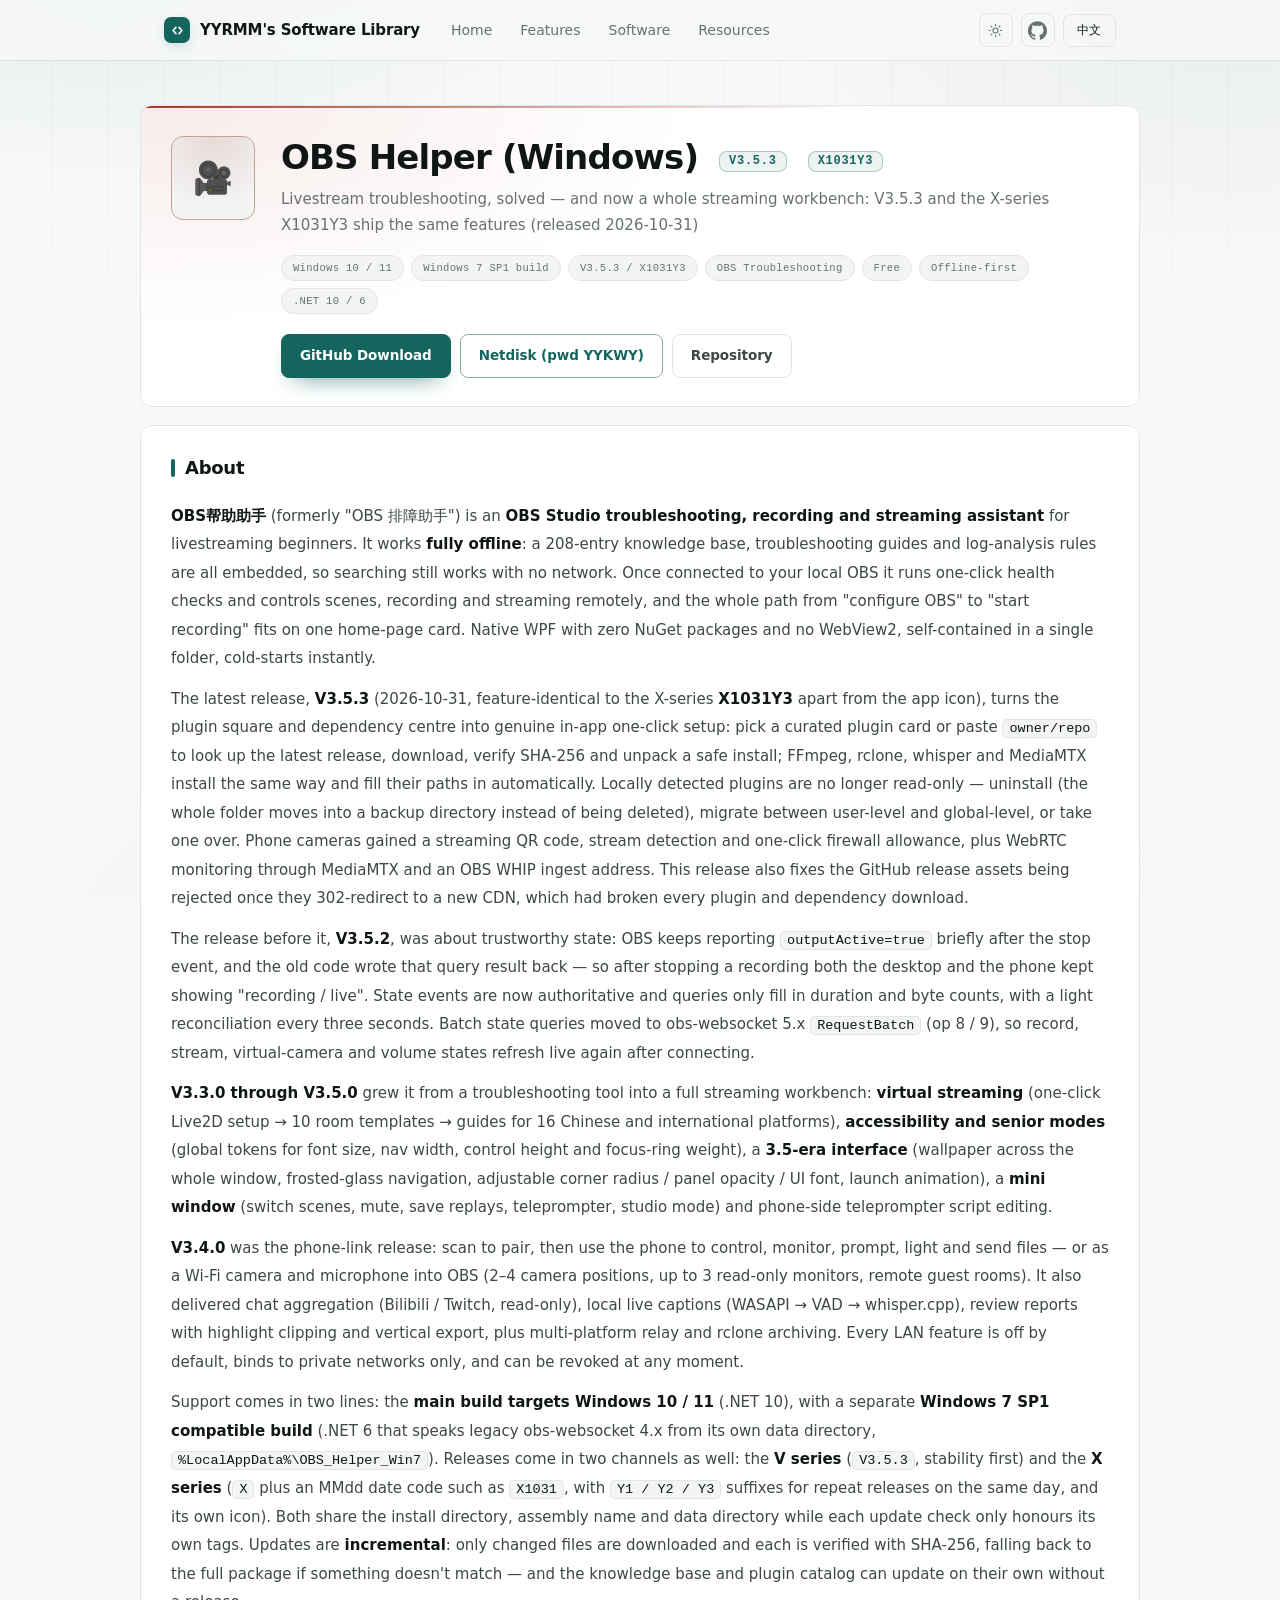
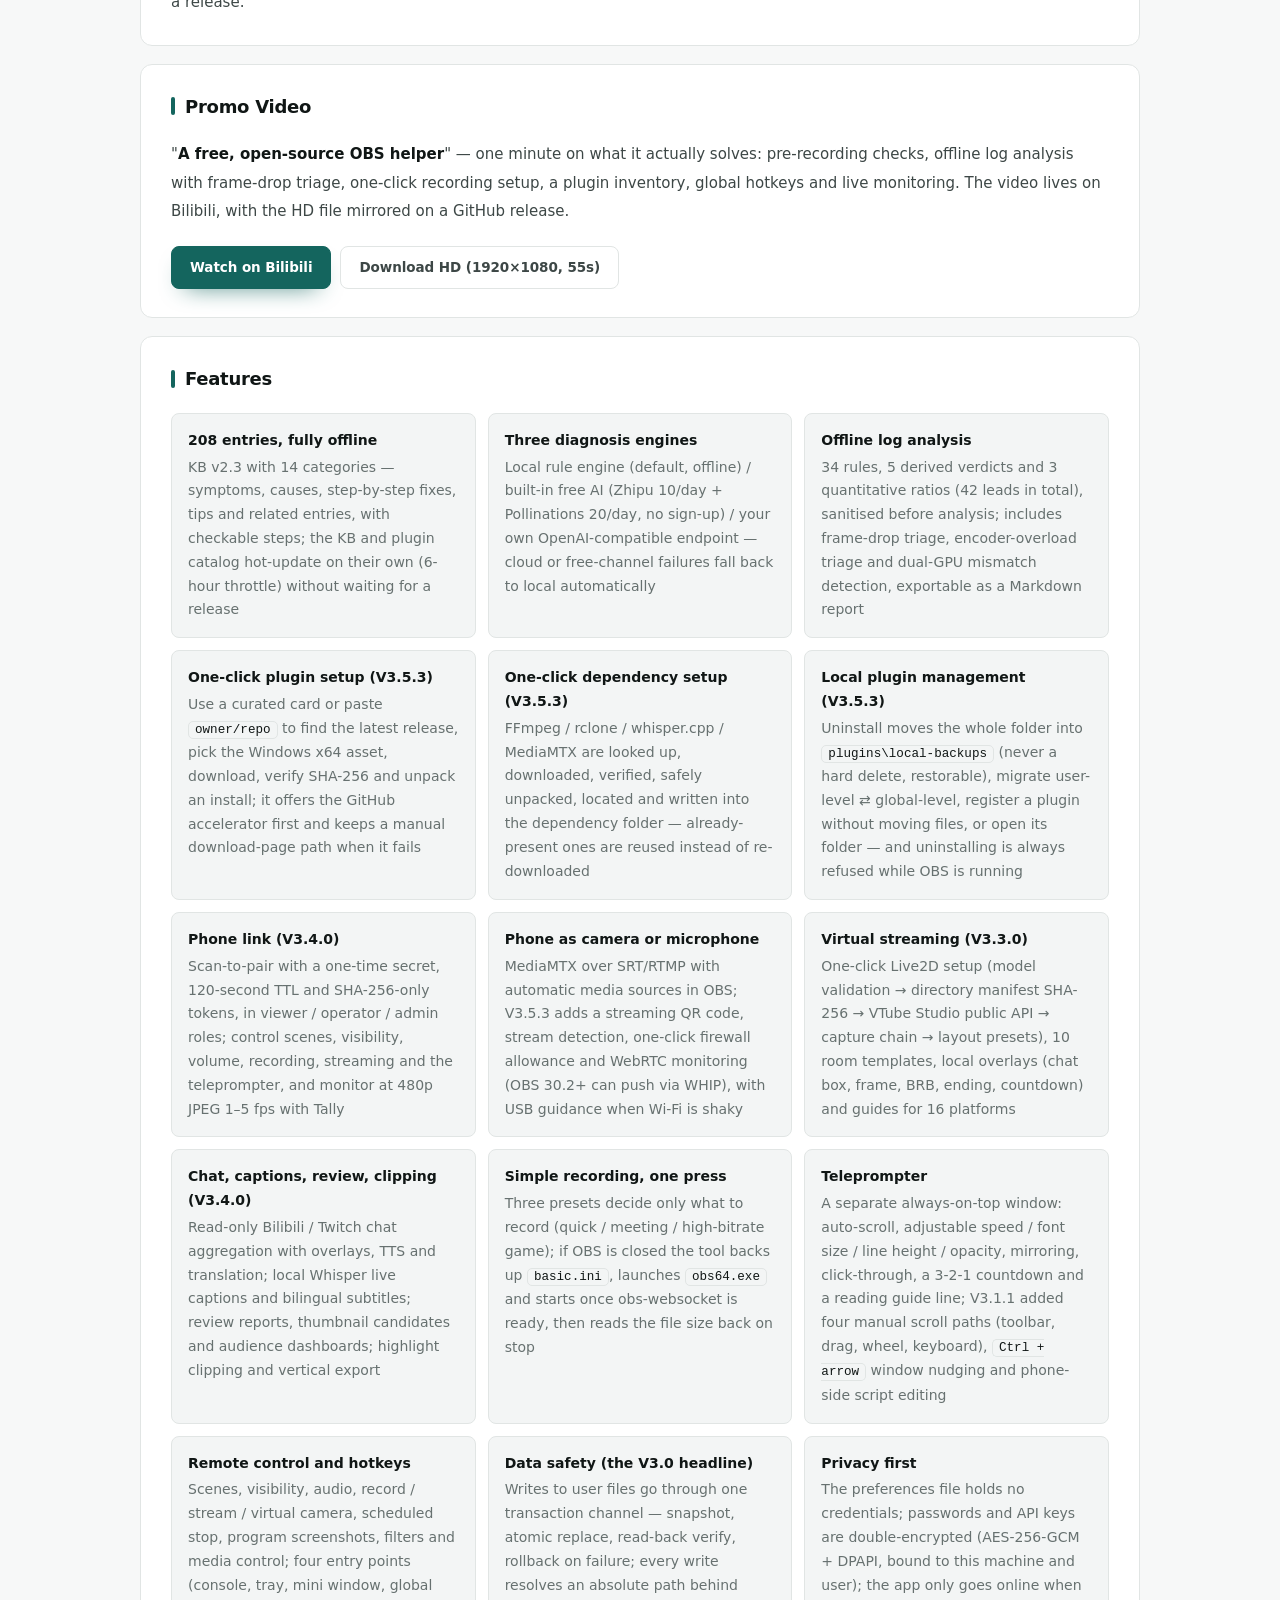
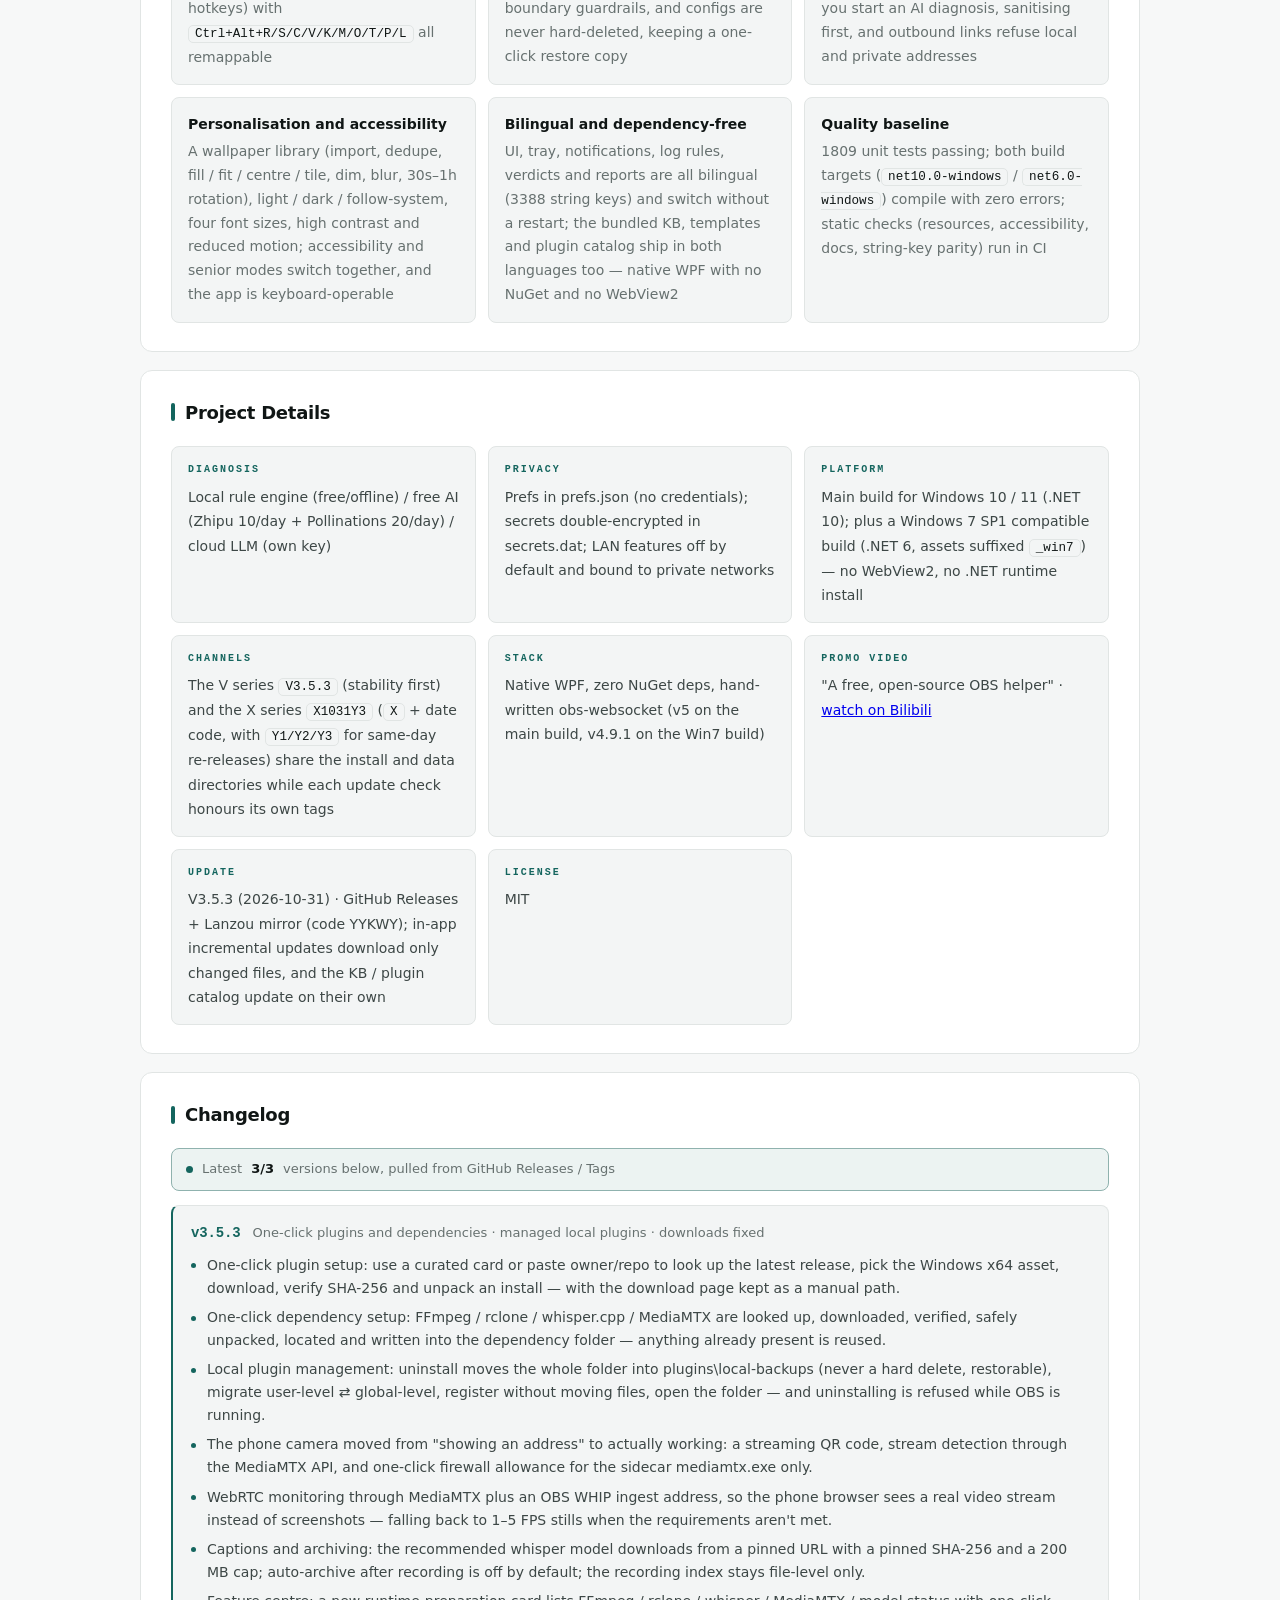
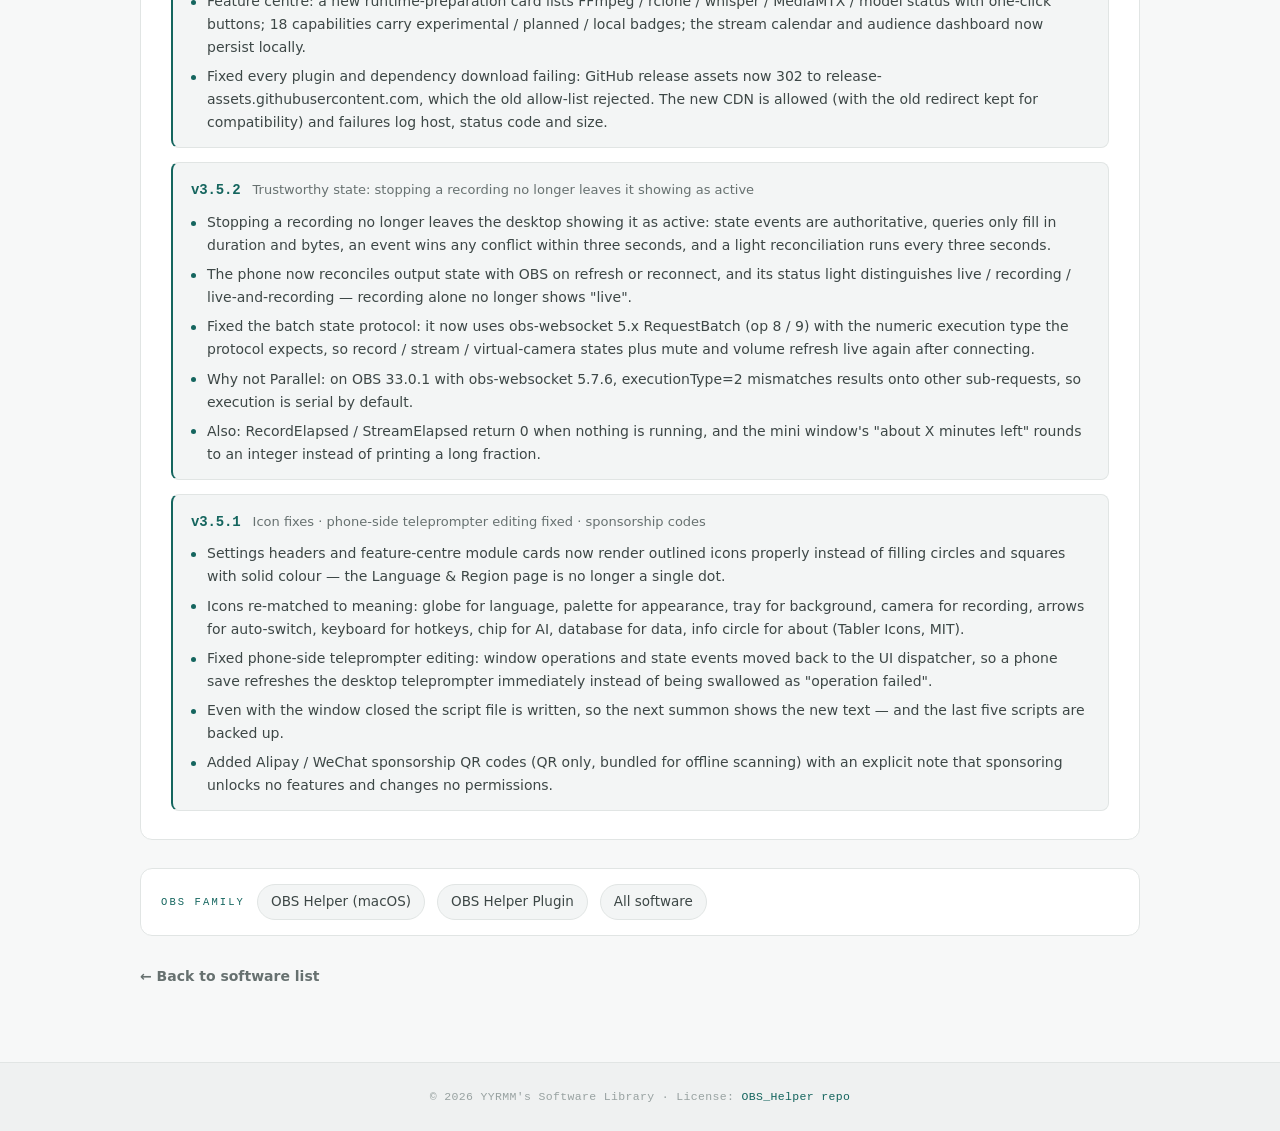
<file: detail/obs.html>
﻿<!DOCTYPE html>
<html lang="zh-CN">
<head>
  <meta charset="UTF-8" />
  <meta name="viewport" content="width=device-width, initial-scale=1.0" />
  <meta name="description" content="OBS帮助助手（Windows）V3.5.3 / X1031Y3 — 面向直播新手的 OBS 排障与直播工作台：208 条离线知识库、一键体检与日志分析、插件与开源依赖一键配置、手机联动、虚拟直播、实时字幕与复盘切片；主构建面向 Windows 10 / 11，另有 Windows 7 SP1 兼容构建" />
  <title>OBS帮助助手（Windows） — YYRMM的软件库</title>
  <link rel="icon" type="image/png" href="../assets/images/favicon.png" />
  <!-- 主题脚本：head 中同步加载，第一时间应用已保存的主题（防闪烁） -->
  <script src="../assets/js/theme.js"></script>
  <link rel="stylesheet" href="../assets/css/detail.css" />
  <!-- SEO:START 由 scripts/prerender.py 生成，勿手改 -->
  <link rel="canonical" href="https://yyrmmayo.github.io/detail/obs.html" />
  <meta property="og:type" content="website" />
  <meta property="og:site_name" content="YYRMM的软件库" />
  <meta property="og:locale" content="zh_CN" />
  <meta property="og:title" content="OBS帮助助手（Windows）" />
  <meta property="og:description" content="OBS帮助助手（Windows）V3.5.3 / X1031Y3 — 面向直播新手的 OBS 排障与直播工作台：208 条离线知识库、一键体检与日志分析、插件与开源依赖一键配置、手机联动、虚拟直播、实时字幕与复盘切片；主构建面向 Windows 10 / 11，另有 Windows 7 SP1 兼容构建" />
  <meta property="og:url" content="https://yyrmmayo.github.io/detail/obs.html" />
  <meta property="og:image" content="https://yyrmmayo.github.io/assets/images/og-cover.png" />
  <meta property="og:image:width" content="1200" />
  <meta property="og:image:height" content="630" />
  <meta property="og:image:alt" content="OBS帮助助手（Windows）" />
  <meta name="twitter:card" content="summary_large_image" />
  <meta name="twitter:title" content="OBS帮助助手（Windows）" />
  <meta name="twitter:description" content="OBS帮助助手（Windows）V3.5.3 / X1031Y3 — 面向直播新手的 OBS 排障与直播工作台：208 条离线知识库、一键体检与日志分析、插件与开源依赖一键配置、手机联动、虚拟直播、实时字幕与复盘切片；主构建面向 Windows 10 / 11，另有 Windows 7 SP1 兼容构建" />
  <meta name="twitter:image" content="https://yyrmmayo.github.io/assets/images/og-cover.png" />
  <script type="application/ld+json">
{
  "@context": "https://schema.org",
  "@type": "SoftwareApplication",
  "name": "OBS帮助助手（Windows）",
  "url": "https://yyrmmayo.github.io/detail/obs.html",
  "description": "OBS帮助助手（Windows）V3.5.3 / X1031Y3 — 面向直播新手的 OBS 排障与直播工作台：208 条离线知识库、一键体检与日志分析、插件与开源依赖一键配置、手机联动、虚拟直播、实时字幕与复盘切片；主构建面向 Windows 10 / 11，另有 Windows 7 SP1 兼容构建",
  "applicationCategory": "UtilitiesApplication",
  "operatingSystem": "Windows 10 / 11，另有 Windows 7 SP1 兼容构建",
  "isAccessibleForFree": true,
  "offers": {
    "@type": "Offer",
    "price": "0",
    "priceCurrency": "CNY"
  },
  "author": {
    "@type": "Person",
    "name": "YYRMMAYO",
    "url": "https://github.com/YYRMMAYO"
  },
  "alternateName": "OBS Helper (Windows)",
  "softwareVersion": "3.5.3",
  "license": "https://opensource.org/licenses/MIT",
  "downloadUrl": "https://github.com/YYRMMAYO/OBS_Helper/releases/latest"
}
  </script>
  <!-- SEO:END -->
</head>
<body>
  <div class="bg-scene" aria-hidden="true"></div>

  <header class="topbar">
    <div class="container topbar-inner">
      <a class="brand" href="../index.html">
        <span class="brand-mark" aria-hidden="true">
          <svg viewBox="0 0 24 24" width="15" height="15" fill="none" stroke="currentColor" stroke-width="2.6" stroke-linecap="round" stroke-linejoin="round"><path d="M9.5 7 5 12l4.5 5M14.5 7 19 12l-4.5 5"/></svg>
        </span>
        <span data-lang="zh">YYRMM的软件库</span>
        <span data-lang="en">YYRMM's Software Library</span>
      </a>
      <nav class="top-nav">
        <a class="top-link" href="../index.html#home" data-lang="zh">首页</a>
        <a class="top-link" href="../index.html#home" data-lang="en">Home</a>
        <a class="top-link" href="../index.html#features" data-lang="zh">特性</a>
        <a class="top-link" href="../index.html#features" data-lang="en">Features</a>
        <a class="top-link" href="../index.html#software" data-lang="zh">软件列表</a>
        <a class="top-link" href="../index.html#software" data-lang="en">Software</a>
        <a class="top-link" href="../index.html#resources" data-lang="zh">资料</a>
        <a class="top-link" href="../index.html#resources" data-lang="en">Resources</a>
      </nav>
      <div class="top-actions">
        <button id="theme-toggle" class="theme-toggle" type="button" aria-label="切换到浅色主题"></button>
        <a class="social-link" href="https://github.com/YYRMMAYO?tab=repositories" target="_blank" rel="noopener" aria-label="GitHub">
          <svg viewBox="0 0 24 24" width="19" height="19" fill="currentColor" aria-hidden="true"><path d="M12 .297c-6.63 0-12 5.373-12 12 0 5.303 3.438 9.8 8.205 11.385.6.113.82-.258.82-.577 0-.285-.01-1.04-.015-2.04-3.338.724-4.042-1.61-4.042-1.61C4.422 18.07 3.633 17.7 3.633 17.7c-1.087-.744.084-.729.084-.729 1.205.084 1.838 1.236 1.838 1.236 1.07 1.835 2.809 1.305 3.495.998.108-.776.417-1.305.76-1.605-2.665-.3-5.466-1.332-5.466-5.93 0-1.31.465-2.38 1.235-3.22-.135-.303-.54-1.523.105-3.176 0 0 1.005-.322 3.3 1.23.96-.267 1.98-.399 3-.405 1.02.006 2.04.138 3 .405 2.28-1.552 3.285-1.23 3.285-1.23.645 1.653.24 2.873.12 3.176.765.84 1.23 1.91 1.23 3.22 0 4.61-2.805 5.625-5.475 5.92.42.36.81 1.096.81 2.22 0 1.606-.015 2.896-.015 3.286 0 .315.21.69.825.57C20.565 22.092 24 17.592 24 12.297c0-6.627-5.373-12-12-12"/></svg>
        </a>
        <button id="lang-toggle" class="lang-toggle" type="button" aria-label="Switch language">EN</button>
      </div>
    </div>
  </header>

  <main class="page container" data-app="obs">
    <!-- ===== Hero ===== -->
    <section class="detail-hero" data-reveal style="--card-accent:#a63a2b">
      <div class="detail-icon">🎥</div>
      <div class="detail-hero-text">
        <h1 class="detail-name" data-lang="zh">OBS帮助助手（Windows） <span class="detail-badge">V3.5.3</span> <span class="detail-badge">X1031Y3</span></h1>
        <h1 class="detail-name" data-lang="en">OBS Helper (Windows) <span class="detail-badge">V3.5.3</span> <span class="detail-badge">X1031Y3</span></h1>
        <p class="detail-tagline" data-lang="zh">直播排障一步到位 · 现在已经是一整套直播工作台 —— V3.5.3 与 X 系列 X1031Y3 同功能（2026-10-31 发布）</p>
        <p class="detail-tagline" data-lang="en">Livestream troubleshooting, solved — and now a whole streaming workbench: V3.5.3 and the X-series X1031Y3 ship the same features (released 2026-10-31)</p>
        <div class="detail-meta">
          <span class="chip">Windows 10 / 11</span>
          <span class="chip" data-lang="zh">兼容 Windows 7 SP1</span>
          <span class="chip" data-lang="en">Windows 7 SP1 build</span>
          <span class="chip">V3.5.3 / X1031Y3</span>
          <span class="chip" data-lang="zh">OBS 排障</span>
          <span class="chip" data-lang="en">OBS Troubleshooting</span>
          <span class="chip" data-lang="zh">免费</span>
          <span class="chip" data-lang="en">Free</span>
          <span class="chip" data-lang="zh">纯离线</span>
          <span class="chip" data-lang="en">Offline-first</span>
          <span class="chip">.NET 10 / 6</span>
        </div>
        <div class="detail-actions">
          <a class="btn btn-primary" href="https://github.com/YYRMMAYO/OBS_Helper/releases/latest" target="_blank" rel="noopener">
            <span data-lang="zh">GitHub 下载</span><span data-lang="en">GitHub Download</span>
          </a>
          <a class="btn btn-cyan" href="https://wwbpq.lanzouu.com/b01d7578be" target="_blank" rel="noopener">
            <span data-lang="zh">网盘下载（密码 YYKWY）</span><span data-lang="en">Netdisk (pwd YYKWY)</span>
          </a>
          <a class="btn btn-ghost" href="https://github.com/YYRMMAYO/OBS_Helper" target="_blank" rel="noopener">
            <span data-lang="zh">GitHub 仓库</span><span data-lang="en">Repository</span>
          </a>
        </div>
      </div>
    </section>

    <!-- ===== 软件介绍 ===== -->
    <section class="detail-section" data-reveal>
      <h2 class="detail-title" data-lang="zh">软件介绍</h2>
      <h2 class="detail-title" data-lang="en">About</h2>
      <div class="detail-text">
        <div data-lang="zh">
          <p><strong>OBS帮助助手</strong>（原「OBS 排障助手」）是一款面向直播新手的 <strong>OBS Studio 排障 / 录制 / 推流助手</strong>，<strong>纯离线可用</strong>：208 条问题的知识库、排障指引与日志分析规则全部内嵌在程序里，不联网也能查。连上本机 OBS 之后还能一键体检、远程控制场景与录制推流，把「配好 OBS」到「开始录制」收进首页一张卡。零 NuGet、无 WebView2 的原生 WPF，自包含单目录，秒开。</p>
          <p>最新版本 <strong>V3.5.3</strong>（2026-10-31 发布，与 X 系列 <strong>X1031Y3</strong> 内容一致，仅应用图标不同）把插件广场与开源依赖中心真正做成「应用内一键配置」：精选插件卡片或粘贴 <code>owner/repo</code> 就能查最新 Release → 下载 → SHA-256 校验 → 安全解压安装；FFmpeg / rclone / whisper / MediaMTX 也能在应用内一键装好并自动填入路径。本机检测到的插件不再只读 —— 可以卸载（整目录移进备份目录，不硬删）、用户级 ⇄ 全局级迁移、接管管理。手机摄像头补齐推流二维码、推流检测与一键防火墙放行，并支持 MediaMTX WebRTC 视频监看与 OBS WHIP 推流地址。同时修掉了 GitHub Release 资产 302 到新 CDN 后被白名单拒绝、导致插件与依赖下载全部失败的问题。</p>
          <p>再往前一版 <strong>V3.5.2</strong> 修的是「状态可信度」：OBS 在停止事件之后仍会短暂把 <code>outputActive</code> 报成 true，旧实现把这次查询写回，于是停止录制后电脑端和手机端一直显示「录制中 / 直播中」；现在状态事件是权威来源，查询只补时长与字节数，另有每 3 秒一次的轻量对账。批量状态查询也改用 obs-websocket 5.x 的 <code>RequestBatch</code>（op 8 / 9），连接后的录制、推流、虚拟摄像头状态与音量重新实时刷新。</p>
          <p><strong>V3.3.0 – V3.5.0</strong> 把它从「排障工具」长成一套直播工作台：<strong>虚拟直播</strong>（Live2D 一键配置 → 10 套直播间模板 → 16 个国内外平台开播引导）、<strong>无障碍模式 / 老年模式</strong>（全局令牌：字号、导航宽度、控件最小高度、焦点框粗细）、<strong>3.5 形态的界面</strong>（壁纸覆盖整窗 + 毛玻璃导航 + 可调圆角 / 面板不透明度 / 界面字体、启动动画）、<strong>小窗控制</strong>（切场景、静音、存回放、提词器、工作室模式）以及手机远程改提词稿。</p>
          <p><strong>V3.4.0</strong> 则是「手机联动」那一版：扫码配对后手机可遥控 / 监看 / 提词 / 补光 / 快传，还能当 Wi-Fi 摄像头与麦克风进 OBS（多机位 2–4 路、最多 3 路只读监看、远程嘉宾房间）；同时交付弹幕聚合（B 站 / Twitch 只读）、本地实时字幕（WASAPI → VAD → whisper.cpp）、复盘报告与切片竖屏导出、多平台转推与 rclone 归档。所有局域网能力默认关闭、只绑私网、可随时撤销。</p>
          <p>运行环境分两条线：<strong>主构建面向 Windows 10 / 11</strong>（.NET 10），另有 <strong>Windows 7 SP1 兼容构建</strong>（.NET 6，支持旧协议 obs-websocket 4.x，数据目录独立为 <code>%LocalAppData%\OBS_Helper_Win7</code>）。发布通道也分两条：<strong>V 系列</strong>（<code>V3.5.3</code>，稳定优先）与 <strong>X 系列</strong>（<code>X</code> + 日期码，如 <code>X1031</code>，同一天再版追加 <code>Y1 / Y2 / Y3</code>，配 X 专属图标）；两套构建共用安装目录、程序集名与数据目录，更新检查各认自己的标签，互不打扰。更新一律走<strong>增量更新</strong>：只下载变更文件并逐文件校验 SHA-256，失败自动回退整包，知识库与插件目录还能脱离应用单独升级。</p>
        </div>
        <div data-lang="en">
          <p><strong>OBS帮助助手</strong> (formerly "OBS 排障助手") is an <strong>OBS Studio troubleshooting, recording and streaming assistant</strong> for livestreaming beginners. It works <strong>fully offline</strong>: a 208-entry knowledge base, troubleshooting guides and log-analysis rules are all embedded, so searching still works with no network. Once connected to your local OBS it runs one-click health checks and controls scenes, recording and streaming remotely, and the whole path from "configure OBS" to "start recording" fits on one home-page card. Native WPF with zero NuGet packages and no WebView2, self-contained in a single folder, cold-starts instantly.</p>
          <p>The latest release, <strong>V3.5.3</strong> (2026-10-31, feature-identical to the X-series <strong>X1031Y3</strong> apart from the app icon), turns the plugin square and dependency centre into genuine in-app one-click setup: pick a curated plugin card or paste <code>owner/repo</code> to look up the latest release, download, verify SHA-256 and unpack a safe install; FFmpeg, rclone, whisper and MediaMTX install the same way and fill their paths in automatically. Locally detected plugins are no longer read-only — uninstall (the whole folder moves into a backup directory instead of being deleted), migrate between user-level and global-level, or take one over. Phone cameras gained a streaming QR code, stream detection and one-click firewall allowance, plus WebRTC monitoring through MediaMTX and an OBS WHIP ingest address. This release also fixes the GitHub release assets being rejected once they 302-redirect to a new CDN, which had broken every plugin and dependency download.</p>
          <p>The release before it, <strong>V3.5.2</strong>, was about trustworthy state: OBS keeps reporting <code>outputActive=true</code> briefly after the stop event, and the old code wrote that query result back — so after stopping a recording both the desktop and the phone kept showing "recording / live". State events are now authoritative and queries only fill in duration and byte counts, with a light reconciliation every three seconds. Batch state queries moved to obs-websocket 5.x <code>RequestBatch</code> (op 8 / 9), so record, stream, virtual-camera and volume states refresh live again after connecting.</p>
          <p><strong>V3.3.0 through V3.5.0</strong> grew it from a troubleshooting tool into a full streaming workbench: <strong>virtual streaming</strong> (one-click Live2D setup → 10 room templates → guides for 16 Chinese and international platforms), <strong>accessibility and senior modes</strong> (global tokens for font size, nav width, control height and focus-ring weight), a <strong>3.5-era interface</strong> (wallpaper across the whole window, frosted-glass navigation, adjustable corner radius / panel opacity / UI font, launch animation), a <strong>mini window</strong> (switch scenes, mute, save replays, teleprompter, studio mode) and phone-side teleprompter script editing.</p>
          <p><strong>V3.4.0</strong> was the phone-link release: scan to pair, then use the phone to control, monitor, prompt, light and send files — or as a Wi-Fi camera and microphone into OBS (2–4 camera positions, up to 3 read-only monitors, remote guest rooms). It also delivered chat aggregation (Bilibili / Twitch, read-only), local live captions (WASAPI → VAD → whisper.cpp), review reports with highlight clipping and vertical export, plus multi-platform relay and rclone archiving. Every LAN feature is off by default, binds to private networks only, and can be revoked at any moment.</p>
          <p>Support comes in two lines: the <strong>main build targets Windows 10 / 11</strong> (.NET 10), with a separate <strong>Windows 7 SP1 compatible build</strong> (.NET 6 that speaks legacy obs-websocket 4.x from its own data directory, <code>%LocalAppData%\OBS_Helper_Win7</code>). Releases come in two channels as well: the <strong>V series</strong> (<code>V3.5.3</code>, stability first) and the <strong>X series</strong> (<code>X</code> plus an MMdd date code such as <code>X1031</code>, with <code>Y1 / Y2 / Y3</code> suffixes for repeat releases on the same day, and its own icon). Both share the install directory, assembly name and data directory while each update check only honours its own tags. Updates are <strong>incremental</strong>: only changed files are downloaded and each is verified with SHA-256, falling back to the full package if something doesn't match — and the knowledge base and plugin catalog can update on their own without a release.</p>
        </div>
      </div>
    </section>

    <!-- ===== 宣传视频 ===== -->
    <section class="detail-section" data-reveal id="video">
      <h2 class="detail-title" data-lang="zh">宣传视频</h2>
      <h2 class="detail-title" data-lang="en">Promo Video</h2>
      <div class="detail-text">
        <div data-lang="zh">
          <p>《<strong>这是一款免费开源的OBS帮助软件</strong>》—— 一分钟看它到底解决什么：录前自检、日志离线分析与掉帧三分类、一键部署录制环境、插件广场本机体检、全局热键与实时监控。视频发布在 B 站，高清版另存了一份在 GitHub Release。</p>
        </div>
        <div data-lang="en">
          <p>"<strong>A free, open-source OBS helper</strong>" — one minute on what it actually solves: pre-recording checks, offline log analysis with frame-drop triage, one-click recording setup, a plugin inventory, global hotkeys and live monitoring. The video lives on Bilibili, with the HD file mirrored on a GitHub release.</p>
        </div>
      </div>
      <div class="detail-actions">
        <a class="btn btn-primary" href="https://www.bilibili.com/video/BV1uxx16VE1d/" target="_blank" rel="noopener">
          <span data-lang="zh">在 B 站观看</span><span data-lang="en">Watch on Bilibili</span>
        </a>
        <a class="btn btn-ghost" href="https://github.com/YYRMMAYO/OBS_Helper/releases/download/V2.9.6/nobs-promo-zh.mp4" target="_blank" rel="noopener">
          <span data-lang="zh">下载高清版（1920×1080 · 55s）</span><span data-lang="en">Download HD (1920×1080, 55s)</span>
        </a>
      </div>
    </section>

    <!-- ===== 功能特性 ===== -->
    <section class="detail-section" data-reveal>
      <h2 class="detail-title" data-lang="zh">功能特性</h2>
      <h2 class="detail-title" data-lang="en">Features</h2>
      <div class="feature-grid">
        <div class="feature-card" data-lang="zh"><strong>208 条问题库，完全离线</strong>知识库 v2.3、14 个分类：现象 / 成因 / 分步解决 / 小贴士 / 相关问题，步骤可勾选；知识库与插件目录走独立热更新通道（6 小时节流），不用等发版</div>
        <div class="feature-card" data-lang="en"><strong>208 entries, fully offline</strong>KB v2.3 with 14 categories — symptoms, causes, step-by-step fixes, tips and related entries, with checkable steps; the KB and plugin catalog hot-update on their own (6-hour throttle) without waiting for a release</div>
        <div class="feature-card" data-lang="zh"><strong>智能诊断三引擎</strong>本地规则引擎（默认、纯离线）/ 内置免费 AI（智谱 10 次/天 + Pollinations 20 次/天，免注册）/ 你自己的 OpenAI 兼容接口；云端或免费通道失败自动回退本地</div>
        <div class="feature-card" data-lang="en"><strong>Three diagnosis engines</strong>Local rule engine (default, offline) / built-in free AI (Zhipu 10/day + Pollinations 20/day, no sign-up) / your own OpenAI-compatible endpoint — cloud or free-channel failures fall back to local automatically</div>
        <div class="feature-card" data-lang="zh"><strong>离线日志分析</strong>34 条规则 + 5 条派生判定 + 3 项量化比值（共 42 条线索），分析前先脱敏；支持掉帧主因三分类、编码过载分诊与双显卡错位检测，结论可导出 Markdown 报告</div>
        <div class="feature-card" data-lang="en"><strong>Offline log analysis</strong>34 rules, 5 derived verdicts and 3 quantitative ratios (42 leads in total), sanitised before analysis; includes frame-drop triage, encoder-overload triage and dual-GPU mismatch detection, exportable as a Markdown report</div>
        <div class="feature-card" data-lang="zh"><strong>插件一键配置（V3.5.3）</strong>精选插件卡片或粘贴 <code>owner/repo</code> 直接查最新 Release、挑 Windows x64 包、下载、SHA-256 校验、安全解压安装；自动拉取前提示开 GitHub 加速，失败时保留「下载页」手动路径</div>
        <div class="feature-card" data-lang="en"><strong>One-click plugin setup (V3.5.3)</strong>Use a curated card or paste <code>owner/repo</code> to find the latest release, pick the Windows x64 asset, download, verify SHA-256 and unpack an install; it offers the GitHub accelerator first and keeps a manual download-page path when it fails</div>
        <div class="feature-card" data-lang="zh"><strong>开源依赖一键配置（V3.5.3）</strong>FFmpeg / rclone / whisper.cpp / MediaMTX 在应用内查 Release → 下载 → 校验 → 安全解压 → 定位 exe → 写入依赖目录；已就绪直接复用，不重复下载</div>
        <div class="feature-card" data-lang="en"><strong>One-click dependency setup (V3.5.3)</strong>FFmpeg / rclone / whisper.cpp / MediaMTX are looked up, downloaded, verified, safely unpacked, located and written into the dependency folder — already-present ones are reused instead of re-downloaded</div>
        <div class="feature-card" data-lang="zh"><strong>本机插件管理（V3.5.3）</strong>卸载整目录移入 <code>plugins\local-backups</code>（不硬删，可放回）、用户级 ⇄ 全局级迁移、只登记不移动的「接管管理」、直接打开插件目录；OBS 运行中一律拒绝卸载</div>
        <div class="feature-card" data-lang="en"><strong>Local plugin management (V3.5.3)</strong>Uninstall moves the whole folder into <code>plugins\local-backups</code> (never a hard delete, restorable), migrate user-level ⇄ global-level, register a plugin without moving files, or open its folder — and uninstalling is always refused while OBS is running</div>
        <div class="feature-card" data-lang="zh"><strong>手机联动（V3.4.0）</strong>扫码配对（一次性 secret、120 秒 TTL、token 只存 SHA-256），viewer / operator / admin 三种角色；手机遥控场景、显隐、音量、录制推流、提词器，监看 480p JPEG 1–5 fps 并显示 Tally</div>
        <div class="feature-card" data-lang="en"><strong>Phone link (V3.4.0)</strong>Scan-to-pair with a one-time secret, 120-second TTL and SHA-256-only tokens, in viewer / operator / admin roles; control scenes, visibility, volume, recording, streaming and the teleprompter, and monitor at 480p JPEG 1–5 fps with Tally</div>
        <div class="feature-card" data-lang="zh"><strong>手机当摄像头 / 麦克风</strong>Wi-Fi 走 MediaMTX + SRT/RTMP 并自动在 OBS 建媒体源；V3.5.3 新增推流二维码、推流检测、一键防火墙放行与 WebRTC 视频监看（OBS 30.2+ 可 WHIP 推流）；Wi-Fi 不稳时给 USB 引导</div>
        <div class="feature-card" data-lang="en"><strong>Phone as camera or microphone</strong>MediaMTX over SRT/RTMP with automatic media sources in OBS; V3.5.3 adds a streaming QR code, stream detection, one-click firewall allowance and WebRTC monitoring (OBS 30.2+ can push via WHIP), with USB guidance when Wi-Fi is shaky</div>
        <div class="feature-card" data-lang="zh"><strong>虚拟直播（V3.3.0）</strong>Live2D 一键配置（模型校验 → 目录清单 SHA-256 → VTube Studio 公开 API → 采集链路 → 布局预设）、10 套直播间模板、本地 overlay（聊天框 / 边框 / BRB / Ending / 倒计时）、16 个平台开播引导</div>
        <div class="feature-card" data-lang="en"><strong>Virtual streaming (V3.3.0)</strong>One-click Live2D setup (model validation → directory manifest SHA-256 → VTube Studio public API → capture chain → layout presets), 10 room templates, local overlays (chat box, frame, BRB, ending, countdown) and guides for 16 platforms</div>
        <div class="feature-card" data-lang="zh"><strong>弹幕 · 字幕 · 复盘 · 切片（V3.4.0）</strong>B 站 / Twitch 只读弹幕聚合与 overlay、TTS、弹幕翻译；本地 Whisper 实时字幕与双语字幕；复盘报告、封面候选、观众看板；高光切片与竖屏导出</div>
        <div class="feature-card" data-lang="en"><strong>Chat, captions, review, clipping (V3.4.0)</strong>Read-only Bilibili / Twitch chat aggregation with overlays, TTS and translation; local Whisper live captions and bilingual subtitles; review reports, thumbnail candidates and audience dashboards; highlight clipping and vertical export</div>
        <div class="feature-card" data-lang="zh"><strong>简单录像与一键开录</strong>三档预设只决定「录什么」（快速录像 / 会议网课 / 游戏高码率）；OBS 没开也能先备份 <code>basic.ini</code>、拉起 <code>obs64.exe</code>、等 obs-websocket 就绪后自动开录；停止后读回文件大小</div>
        <div class="feature-card" data-lang="en"><strong>Simple recording, one press</strong>Three presets decide only what to record (quick / meeting / high-bitrate game); if OBS is closed the tool backs up <code>basic.ini</code>, launches <code>obs64.exe</code> and starts once obs-websocket is ready, then reads the file size back on stop</div>
        <div class="feature-card" data-lang="zh"><strong>提词器</strong>独立置顶窗：自动滚动、速度 / 字号 / 行高 / 透明度可调、镜像、点击穿透、3-2-1 倒计时、阅读参考线；V3.1.1 补齐工具栏 / 拖动 / 滚轮 / 键盘四条手动上下移动，窗口可 <code>Ctrl + 方向键</code> 微调，手机也能改稿</div>
        <div class="feature-card" data-lang="en"><strong>Teleprompter</strong>A separate always-on-top window: auto-scroll, adjustable speed / font size / line height / opacity, mirroring, click-through, a 3-2-1 countdown and a reading guide line; V3.1.1 added four manual scroll paths (toolbar, drag, wheel, keyboard), <code>Ctrl + arrow</code> window nudging and phone-side script editing</div>
        <div class="feature-card" data-lang="zh"><strong>远程控制与热键</strong>场景切换、元素显隐、音频、录制 / 推流 / 虚拟摄像头、定时停止、节目截图、滤镜与媒体控制；控制台 / 托盘 / 迷你小窗 / 全局热键四种入口，<code>Ctrl+Alt+R/S/C/V/K/M/O/T/P/L</code> 全部可改键</div>
        <div class="feature-card" data-lang="en"><strong>Remote control and hotkeys</strong>Scenes, visibility, audio, record / stream / virtual camera, scheduled stop, program screenshots, filters and media control; four entry points (console, tray, mini window, global hotkeys) with <code>Ctrl+Alt+R/S/C/V/K/M/O/T/P/L</code> all remappable</div>
        <div class="feature-card" data-lang="zh"><strong>数据安全（V3.0 主线）</strong>写用户文件统一走事务通道：写前快照 + 原子替换 + 校验读回 + 失败回滚；写入先解析绝对路径并做越界护栏；配置「永不硬删」，每次改写都留可一键放回的副本</div>
        <div class="feature-card" data-lang="en"><strong>Data safety (the V3.0 headline)</strong>Writes to user files go through one transaction channel — snapshot, atomic replace, read-back verify, rollback on failure; every write resolves an absolute path behind boundary guardrails, and configs are never hard-deleted, keeping a one-click restore copy</div>
        <div class="feature-card" data-lang="zh"><strong>隐私优先</strong>偏好文件不含任何凭据；密码与 API Key 双层加密（AES-256-GCM + DPAPI，绑定本机与本用户）；只有你主动发起 AI 诊断才联网，请求前先脱敏；外链拒绝本机与内网地址</div>
        <div class="feature-card" data-lang="en"><strong>Privacy first</strong>The preferences file holds no credentials; passwords and API keys are double-encrypted (AES-256-GCM + DPAPI, bound to this machine and user); the app only goes online when you start an AI diagnosis, sanitising first, and outbound links refuse local and private addresses</div>
        <div class="feature-card" data-lang="zh"><strong>个性化与无障碍</strong>壁纸库（导入 / 去重 / 填充适应居中平铺 / 压暗 / 模糊 / 30 秒–1 小时轮播）、浅色 / 深色 / 跟随系统、4 档字号、高对比、减少动画；无障碍模式与老年模式一键切换，键盘可达</div>
        <div class="feature-card" data-lang="en"><strong>Personalisation and accessibility</strong>A wallpaper library (import, dedupe, fill / fit / centre / tile, dim, blur, 30s–1h rotation), light / dark / follow-system, four font sizes, high contrast and reduced motion; accessibility and senior modes switch together, and the app is keyboard-operable</div>
        <div class="feature-card" data-lang="zh"><strong>中英双语与零依赖</strong>界面、托盘、通知、日志规则、体检结论、诊断报告全部双语（3388 条文案键），切换不用重启；随包知识库 / 模板 / 插件目录也是中英双份；原生 WPF，无 NuGet、无 WebView2</div>
        <div class="feature-card" data-lang="en"><strong>Bilingual and dependency-free</strong>UI, tray, notifications, log rules, verdicts and reports are all bilingual (3388 string keys) and switch without a restart; the bundled KB, templates and plugin catalog ship in both languages too — native WPF with no NuGet and no WebView2</div>
        <div class="feature-card" data-lang="zh"><strong>质量基线</strong>1809 项单元测试全部通过；双构建（<code>net10.0-windows</code> / <code>net6.0-windows</code>）0 错误；静态检查（资源、无障碍、文档、文案键一致性）接入 CI</div>
        <div class="feature-card" data-lang="en"><strong>Quality baseline</strong>1809 unit tests passing; both build targets (<code>net10.0-windows</code> / <code>net6.0-windows</code>) compile with zero errors; static checks (resources, accessibility, docs, string-key parity) run in CI</div>
      </div>
    </section>

    <!-- ===== README 亮点 ===== -->
    <section class="detail-section" data-reveal>
      <h2 class="detail-title" data-lang="zh">项目档案</h2>
      <h2 class="detail-title" data-lang="en">Project Details</h2>
      <div class="info-grid">
        <div class="info-item">
          <div class="info-label">Diagnosis</div>
          <div class="info-value" data-lang="zh">本地规则引擎（免费离线）/ 免费 AI（智谱 10 次/天 + Pollinations 20 次/天）/ 云端大模型（自带 Key）</div>
          <div class="info-value" data-lang="en">Local rule engine (free/offline) / free AI (Zhipu 10/day + Pollinations 20/day) / cloud LLM (own key)</div>
        </div>
        <div class="info-item">
          <div class="info-label">Privacy</div>
          <div class="info-value" data-lang="zh">偏好存 prefs.json（无凭据）；密码与 Key 双层加密存 secrets.dat；局域网能力默认全关、只绑私网</div>
          <div class="info-value" data-lang="en">Prefs in prefs.json (no credentials); secrets double-encrypted in secrets.dat; LAN features off by default and bound to private networks</div>
        </div>
        <div class="info-item">
          <div class="info-label">Platform</div>
          <div class="info-value" data-lang="zh">主构建 Windows 10 / 11（.NET 10）；另有 Windows 7 SP1 兼容构建（.NET 6，资产名带 <code>_win7</code>），无需 WebView2 与 .NET 运行时</div>
          <div class="info-value" data-lang="en">Main build for Windows 10 / 11 (.NET 10); plus a Windows 7 SP1 compatible build (.NET 6, assets suffixed <code>_win7</code>) — no WebView2, no .NET runtime install</div>
        </div>
        <div class="info-item">
          <div class="info-label">Channels</div>
          <div class="info-value" data-lang="zh">V 系列 <code>V3.5.3</code>（稳定优先）与 X 系列 <code>X1031Y3</code>（<code>X</code> + 日期码，同日再版加 <code>Y1/Y2/Y3</code>）共用安装目录与数据目录，更新检查各认各的标签</div>
          <div class="info-value" data-lang="en">The V series <code>V3.5.3</code> (stability first) and the X series <code>X1031Y3</code> (<code>X</code> + date code, with <code>Y1/Y2/Y3</code> for same-day re-releases) share the install and data directories while each update check honours its own tags</div>
        </div>
        <div class="info-item">
          <div class="info-label">Stack</div>
          <div class="info-value" data-lang="zh">原生 WPF，零 NuGet 依赖，obs-websocket 协议纯手写（主构建 v5，Win7 兼容构建 v4.9.1）</div>
          <div class="info-value" data-lang="en">Native WPF, zero NuGet deps, hand-written obs-websocket (v5 on the main build, v4.9.1 on the Win7 build)</div>
        </div>
        <div class="info-item">
          <div class="info-label">Promo Video</div>
          <div class="info-value" data-lang="zh">《这是一款免费开源的OBS帮助软件》· <a href="https://www.bilibili.com/video/BV1uxx16VE1d/" target="_blank" rel="noopener">B 站观看</a></div>
          <div class="info-value" data-lang="en">"A free, open-source OBS helper" · <a href="https://www.bilibili.com/video/BV1uxx16VE1d/" target="_blank" rel="noopener">watch on Bilibili</a></div>
        </div>
        <div class="info-item">
          <div class="info-label">Update</div>
          <div class="info-value" data-lang="zh">V3.5.3（2026-10-31）· GitHub Releases + 蓝奏云镜像（提取码 YYKWY）；应用内增量更新只下载变更文件，知识库与插件目录可单独更新</div>
          <div class="info-value" data-lang="en">V3.5.3 (2026-10-31) · GitHub Releases + Lanzou mirror (code YYKWY); in-app incremental updates download only changed files, and the KB / plugin catalog update on their own</div>
        </div>
        <div class="info-item">
          <div class="info-label">License</div>
          <div class="info-value">MIT</div>
        </div>
      </div>
    </section>

    <!-- ===== 更新记录（数据由 scripts/sync-changelog.py 同步生成） ===== -->
    <section class="detail-section" data-reveal>
      <h2 class="detail-title" data-lang="zh">更新记录</h2>
      <h2 class="detail-title" data-lang="en">Changelog</h2>
      <div id="changelog" class="changelog"></div>
    </section>

    <!-- ===== 同系列软件（内部链接：三个 OBS 版本互链） ===== -->
    <nav class="related" data-reveal aria-label="同系列软件">
      <span class="related-label" data-lang="zh">OBS 系列</span>
      <span class="related-label" data-lang="en">OBS family</span>
      <a href="obs-mac.html" data-lang="zh">OBS 排障助手（macOS）</a>
      <a href="obs-mac.html" data-lang="en">OBS Helper (macOS)</a>
      <a href="obs-plugin.html" data-lang="zh">OBS 排障助手 · 插件版</a>
      <a href="obs-plugin.html" data-lang="en">OBS Helper Plugin</a>
      <a href="../index.html#software" data-lang="zh">全部软件</a>
      <a href="../index.html#software" data-lang="en">All software</a>
    </nav>

    <a class="back-link" href="../index.html#software" data-lang="zh">← 返回软件列表</a>
    <a class="back-link" href="../index.html#software" data-lang="en">← Back to software list</a>
  </main>

  <footer class="site-footer">
    <div class="container">
      <p data-lang="zh">© 2026 YYRMM的软件库 · 开源协议见 <a href="https://github.com/YYRMMAYO/OBS_Helper" target="_blank" rel="noopener">OBS_Helper 仓库</a></p>
      <p data-lang="en">© 2026 YYRMM's Software Library · License: <a href="https://github.com/YYRMMAYO/OBS_Helper" target="_blank" rel="noopener">OBS_Helper repo</a></p>
    </div>
  </footer>

  <script src="../assets/js/changelog.js"></script>
  <script src="../assets/js/detail.js"></script>
</body>
</html>
</file>
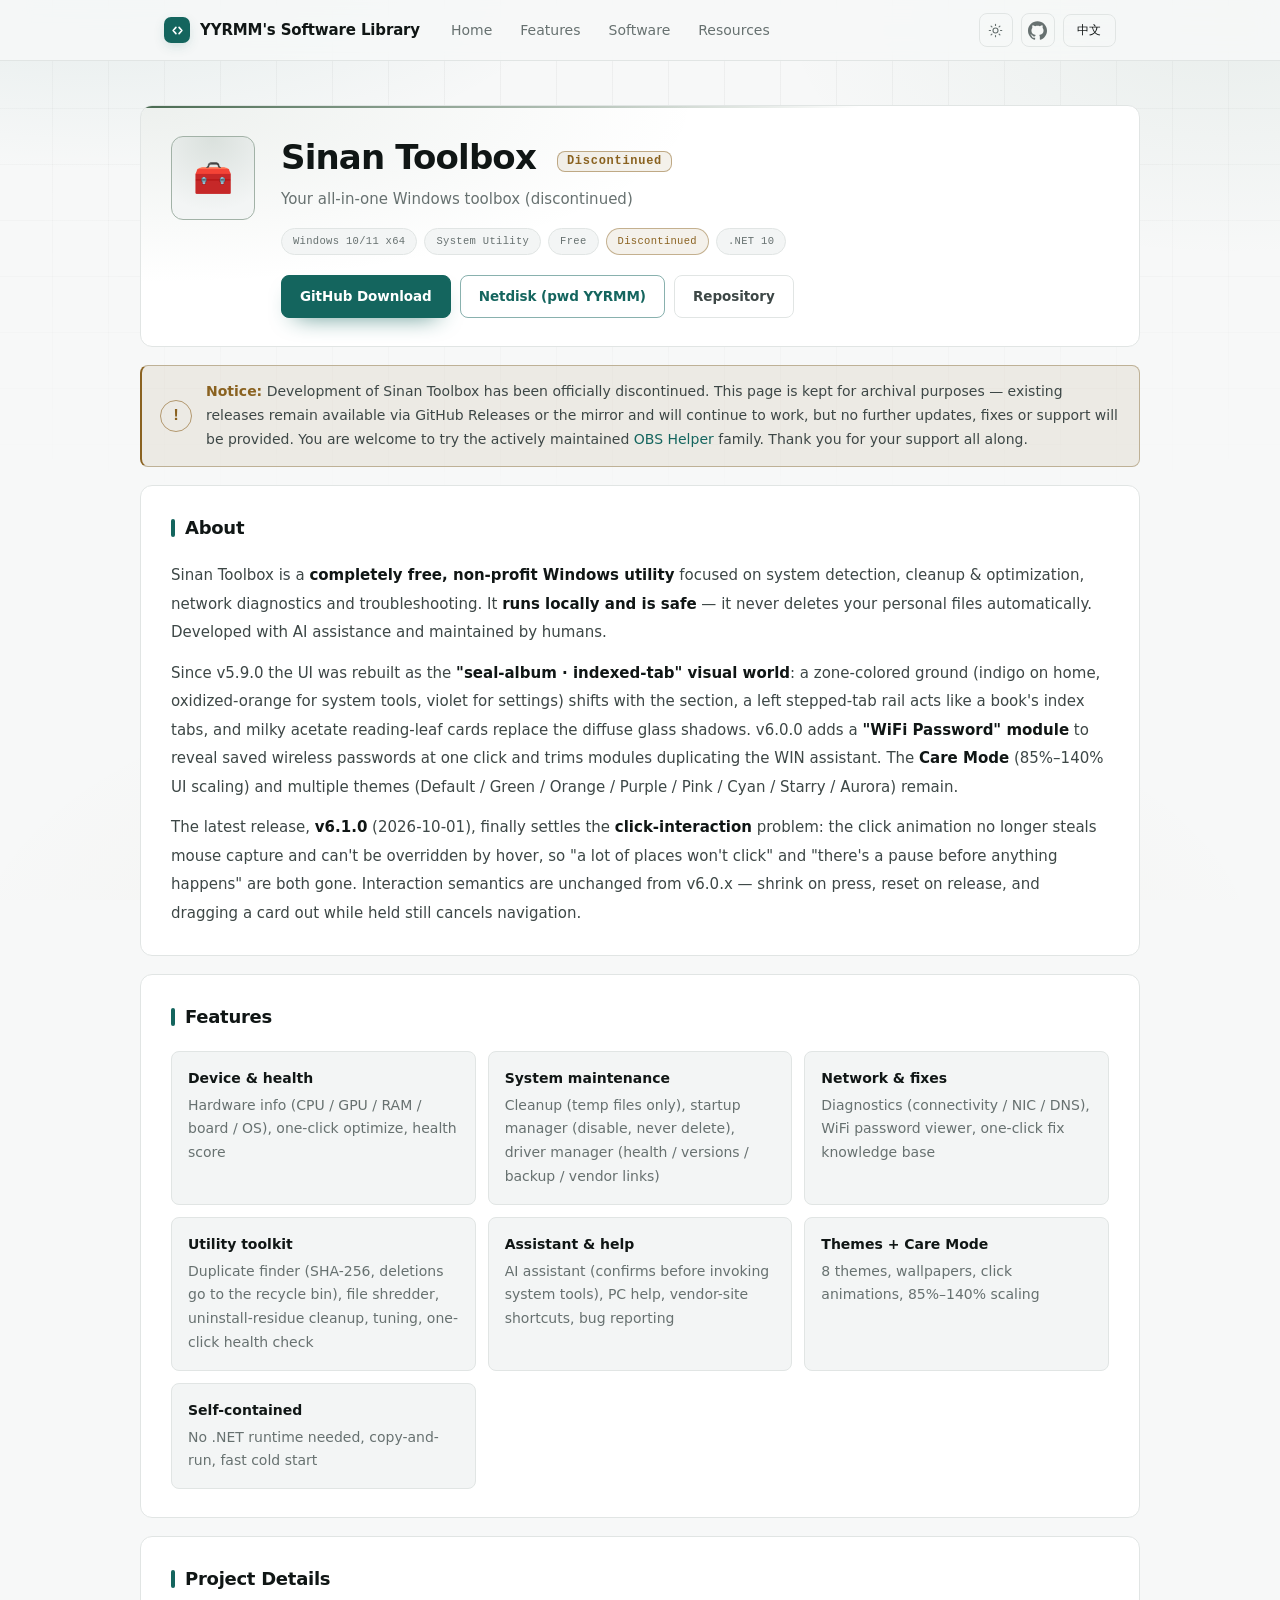
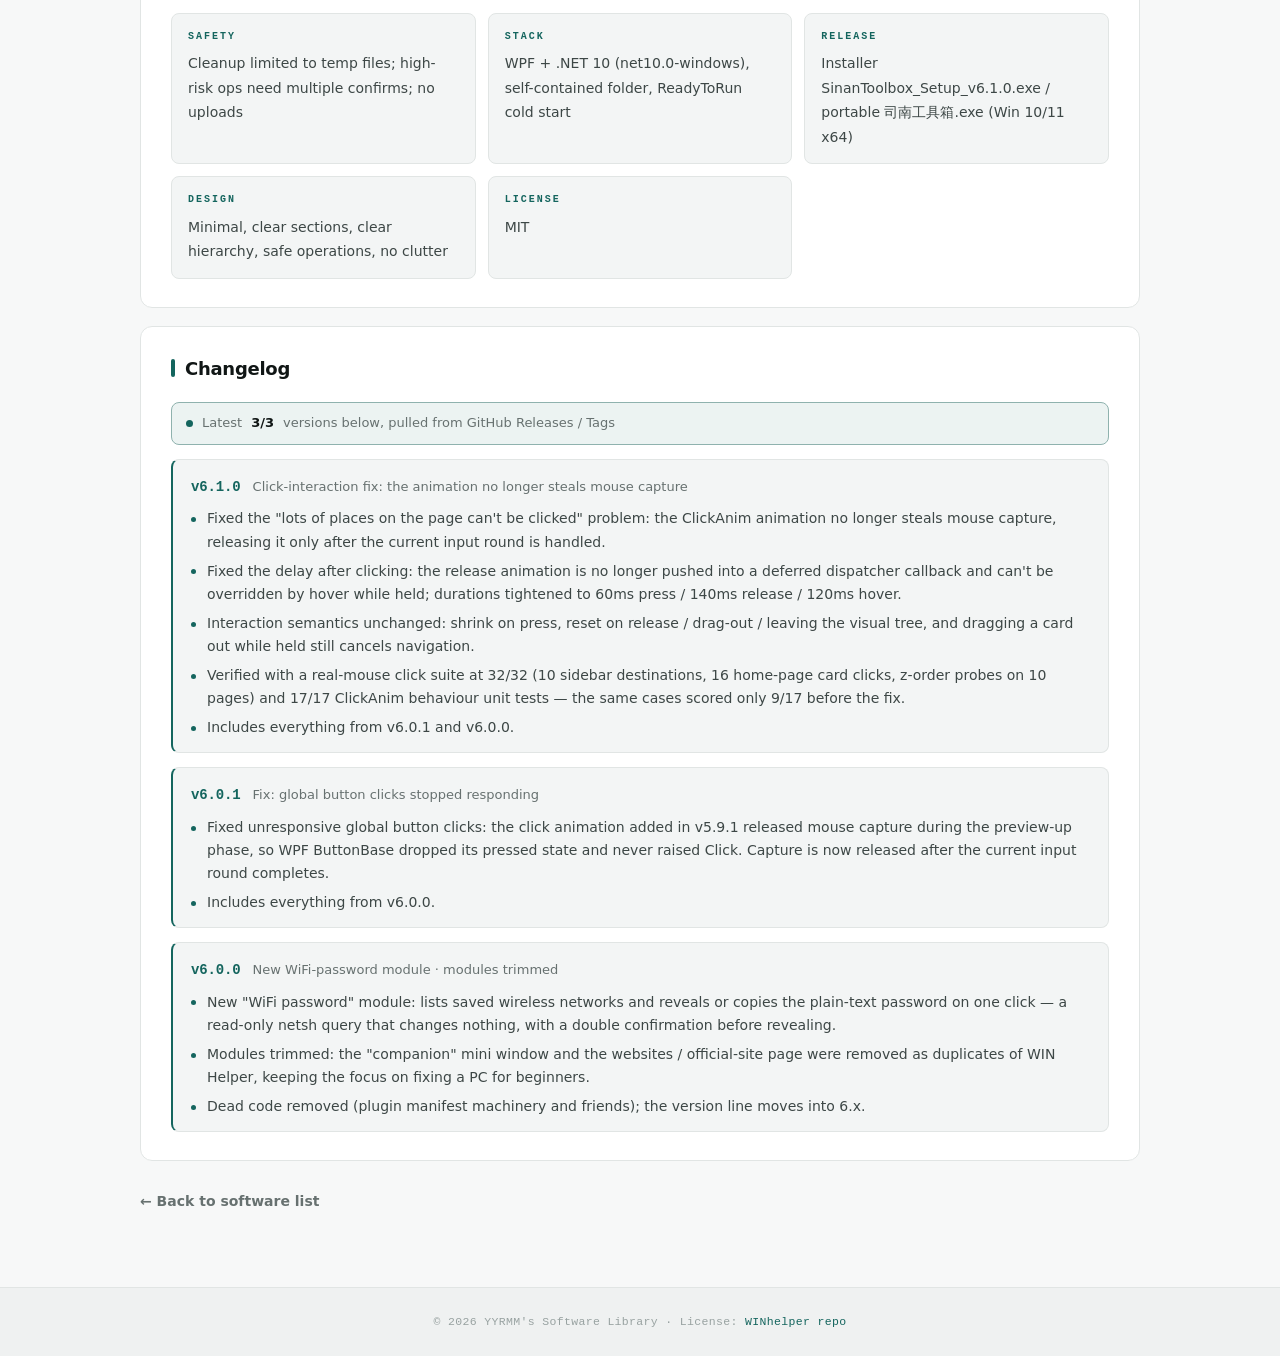
<file: detail/sinan.html>
﻿<!DOCTYPE html>
<html lang="zh-CN">
<head>
  <meta charset="UTF-8" />
  <meta name="viewport" content="width=device-width, initial-scale=1.0" />
  <meta name="description" content="司南工具箱（停止开发）— 完全免费、非盈利的 Windows 辅助工具详细介绍" />
  <title>司南工具箱（停止开发） — YYRMM的软件库</title>
  <link rel="icon" type="image/png" href="../assets/images/favicon.png" />
  <!-- 主题脚本：head 中同步加载，第一时间应用已保存的主题（防闪烁） -->
  <script src="../assets/js/theme.js"></script>
  <link rel="stylesheet" href="../assets/css/detail.css" />
  <!-- SEO:START 由 scripts/prerender.py 生成，勿手改 -->
  <link rel="canonical" href="https://yyrmmayo.github.io/detail/sinan.html" />
  <meta property="og:type" content="website" />
  <meta property="og:site_name" content="YYRMM的软件库" />
  <meta property="og:locale" content="zh_CN" />
  <meta property="og:title" content="司南工具箱" />
  <meta property="og:description" content="司南工具箱（停止开发）— 完全免费、非盈利的 Windows 辅助工具详细介绍" />
  <meta property="og:url" content="https://yyrmmayo.github.io/detail/sinan.html" />
  <meta property="og:image" content="https://yyrmmayo.github.io/assets/images/og-cover.png" />
  <meta property="og:image:width" content="1200" />
  <meta property="og:image:height" content="630" />
  <meta property="og:image:alt" content="司南工具箱" />
  <meta name="twitter:card" content="summary_large_image" />
  <meta name="twitter:title" content="司南工具箱" />
  <meta name="twitter:description" content="司南工具箱（停止开发）— 完全免费、非盈利的 Windows 辅助工具详细介绍" />
  <meta name="twitter:image" content="https://yyrmmayo.github.io/assets/images/og-cover.png" />
  <script type="application/ld+json">
{
  "@context": "https://schema.org",
  "@type": "SoftwareApplication",
  "name": "司南工具箱",
  "url": "https://yyrmmayo.github.io/detail/sinan.html",
  "description": "司南工具箱（停止开发）— 完全免费、非盈利的 Windows 辅助工具详细介绍",
  "applicationCategory": "UtilitiesApplication",
  "operatingSystem": "Windows",
  "isAccessibleForFree": true,
  "offers": {
    "@type": "Offer",
    "price": "0",
    "priceCurrency": "CNY"
  },
  "author": {
    "@type": "Person",
    "name": "YYRMMAYO",
    "url": "https://github.com/YYRMMAYO"
  },
  "alternateName": "Sinan Toolbox",
  "softwareVersion": "6.1.0",
  "license": "https://opensource.org/licenses/MIT",
  "downloadUrl": "https://github.com/YYRMMAYO/WINhelper"
}
  </script>
  <!-- SEO:END -->
</head>
<body>
  <div class="bg-scene" aria-hidden="true"></div>

  <header class="topbar">
    <div class="container topbar-inner">
      <a class="brand" href="../index.html">
        <span class="brand-mark" aria-hidden="true">
          <svg viewBox="0 0 24 24" width="15" height="15" fill="none" stroke="currentColor" stroke-width="2.6" stroke-linecap="round" stroke-linejoin="round"><path d="M9.5 7 5 12l4.5 5M14.5 7 19 12l-4.5 5"/></svg>
        </span>
        <span data-lang="zh">YYRMM的软件库</span>
        <span data-lang="en">YYRMM's Software Library</span>
      </a>
      <nav class="top-nav">
        <a class="top-link" href="../index.html#home" data-lang="zh">首页</a>
        <a class="top-link" href="../index.html#home" data-lang="en">Home</a>
        <a class="top-link" href="../index.html#features" data-lang="zh">特性</a>
        <a class="top-link" href="../index.html#features" data-lang="en">Features</a>
        <a class="top-link" href="../index.html#software" data-lang="zh">软件列表</a>
        <a class="top-link" href="../index.html#software" data-lang="en">Software</a>
        <a class="top-link" href="../index.html#resources" data-lang="zh">资料</a>
        <a class="top-link" href="../index.html#resources" data-lang="en">Resources</a>
      </nav>
      <div class="top-actions">
        <button id="theme-toggle" class="theme-toggle" type="button" aria-label="切换到浅色主题"></button>
        <a class="social-link" href="https://github.com/YYRMMAYO?tab=repositories" target="_blank" rel="noopener" aria-label="GitHub">
          <svg viewBox="0 0 24 24" width="19" height="19" fill="currentColor" aria-hidden="true"><path d="M12 .297c-6.63 0-12 5.373-12 12 0 5.303 3.438 9.8 8.205 11.385.6.113.82-.258.82-.577 0-.285-.01-1.04-.015-2.04-3.338.724-4.042-1.61-4.042-1.61C4.422 18.07 3.633 17.7 3.633 17.7c-1.087-.744.084-.729.084-.729 1.205.084 1.838 1.236 1.838 1.236 1.07 1.835 2.809 1.305 3.495.998.108-.776.417-1.305.76-1.605-2.665-.3-5.466-1.332-5.466-5.93 0-1.31.465-2.38 1.235-3.22-.135-.303-.54-1.523.105-3.176 0 0 1.005-.322 3.3 1.23.96-.267 1.98-.399 3-.405 1.02.006 2.04.138 3 .405 2.28-1.552 3.285-1.23 3.285-1.23.645 1.653.24 2.873.12 3.176.765.84 1.23 1.91 1.23 3.22 0 4.61-2.805 5.625-5.475 5.92.42.36.81 1.096.81 2.22 0 1.606-.015 2.896-.015 3.286 0 .315.21.69.825.57C20.565 22.092 24 17.592 24 12.297c0-6.627-5.373-12-12-12"/></svg>
        </a>
        <button id="lang-toggle" class="lang-toggle" type="button" aria-label="Switch language">EN</button>
      </div>
    </div>
  </header>

  <main class="page container" data-app="sinan">
    <!-- ===== Hero ===== -->
    <section class="detail-hero" data-reveal style="--card-accent:#4a6b52">
      <div class="detail-icon">🧰</div>
      <div class="detail-hero-text">
        <h1 class="detail-name" data-lang="zh">司南工具箱 <span class="detail-badge is-off">停止开发</span></h1>
        <h1 class="detail-name" data-lang="en">Sinan Toolbox <span class="detail-badge is-off">Discontinued</span></h1>
        <p class="detail-tagline" data-lang="zh">你的 Windows 全能工具箱（已停止开发）</p>
        <p class="detail-tagline" data-lang="en">Your all-in-one Windows toolbox (discontinued)</p>
        <div class="detail-meta">
          <span class="chip">Windows 10/11 x64</span>
          <span class="chip" data-lang="zh">系统工具</span>
          <span class="chip" data-lang="en">System Utility</span>
          <span class="chip" data-lang="zh">免费</span>
          <span class="chip" data-lang="en">Free</span>
          <span class="chip is-off" data-lang="zh">停止开发</span>
          <span class="chip is-off" data-lang="en">Discontinued</span>
          <span class="chip">.NET 10</span>
        </div>
        <div class="detail-actions">
          <a class="btn btn-primary" href="https://github.com/YYRMMAYO/WINhelper" target="_blank" rel="noopener">
            <span data-lang="zh">GitHub 下载</span><span data-lang="en">GitHub Download</span>
          </a>
          <a class="btn btn-cyan" href="https://wwbpq.lanzouu.com/b01d71xtzg" target="_blank" rel="noopener">
            <span data-lang="zh">网盘下载（密码 YYRMM）</span><span data-lang="en">Netdisk (pwd YYRMM)</span>
          </a>
          <a class="btn btn-ghost" href="https://github.com/YYRMMAYO/WINhelper" target="_blank" rel="noopener">
            <span data-lang="zh">GitHub 仓库</span><span data-lang="en">Repository</span>
          </a>
        </div>
      </div>
    </section>

    <!-- ===== 停止开发告示 ===== -->
    <div class="status-banner" data-reveal>
      <p data-lang="zh"><strong>开发公告：</strong>「司南工具箱」已正式停止开发。本页面仅作存档展示——现有版本仍可自 GitHub Releases 或网盘获取并正常使用，但不再提供后续功能更新、问题修复与技术支持，请知悉。推荐转向仍在积极维护的 <a href="obs.html">OBS 排障助手</a> 系列。感谢各位用户一路以来的支持与陪伴。</p>
      <p data-lang="en"><strong>Notice:</strong> Development of Sinan Toolbox has been officially discontinued. This page is kept for archival purposes — existing releases remain available via GitHub Releases or the mirror and will continue to work, but no further updates, fixes or support will be provided. You are welcome to try the actively maintained <a href="obs.html">OBS Helper</a> family. Thank you for your support all along.</p>
    </div>

    <!-- ===== 软件介绍 ===== -->
    <section class="detail-section" data-reveal>
      <h2 class="detail-title" data-lang="zh">软件介绍</h2>
      <h2 class="detail-title" data-lang="en">About</h2>
      <div class="detail-text">
        <div data-lang="zh">
          <p>司南工具箱是一款<strong>完全免费、非盈利的 Windows 电脑辅助工具</strong>，专注于系统检测、清理优化、网络诊断与故障排查。<strong>本地运行、操作安全</strong>，绝不自动删除你的个人文件。本软件使用 AI 技术进行开发，人工进行维护。</p>
          <p>从 v5.9.0 起重构为<strong>「印谱 · 隔页标签」视觉世界</strong>：分区色板地面（首页靛蓝、系统工具氧化橙、设置紫罗兰）随功能切换，左侧阶梯标签导轨如说明书隔页签，奶白醋酸酯阅读叶卡片替代弥散玻璃影；v6.0.0 新增<strong>「WiFi 密码」模块</strong>，一键查看本机已存无线网明文密码，并精简与 WIN 助手重复的模块。保留<strong>关怀模式</strong>（界面整体缩放 85%–140%）与多套主题（默认 / 绿 / 橙 / 紫 / 粉 / 青 / 星空 / 极光）。</p>
          <p>最新版本 <strong>v6.1.0</strong>（2026-10-01 发布）修掉了<strong>点击交互</strong>这个老大难：点击动画不再抢占鼠标捕获，也不再被悬停动画顶掉，此前「页面很多地方点不动」「点了要等一下才有反应」的问题一并解决；交互语义与 v6.0.x 完全一致，按下缩小、松开复位、「按住卡片拖出后松开」仍然取消导航。</p>
        </div>
        <div data-lang="en">
          <p>Sinan Toolbox is a <strong>completely free, non-profit Windows utility</strong> focused on system detection, cleanup &amp; optimization, network diagnostics and troubleshooting. It <strong>runs locally and is safe</strong> — it never deletes your personal files automatically. Developed with AI assistance and maintained by humans.</p>
          <p>Since v5.9.0 the UI was rebuilt as the <strong>"seal-album · indexed-tab" visual world</strong>: a zone-colored ground (indigo on home, oxidized-orange for system tools, violet for settings) shifts with the section, a left stepped-tab rail acts like a book's index tabs, and milky acetate reading-leaf cards replace the diffuse glass shadows. v6.0.0 adds a <strong>"WiFi Password" module</strong> to reveal saved wireless passwords at one click and trims modules duplicating the WIN assistant. The <strong>Care Mode</strong> (85%–140% UI scaling) and multiple themes (Default / Green / Orange / Purple / Pink / Cyan / Starry / Aurora) remain.</p>
          <p>The latest release, <strong>v6.1.0</strong> (2026-10-01), finally settles the <strong>click-interaction</strong> problem: the click animation no longer steals mouse capture and can't be overridden by hover, so "a lot of places won't click" and "there's a pause before anything happens" are both gone. Interaction semantics are unchanged from v6.0.x — shrink on press, reset on release, and dragging a card out while held still cancels navigation.</p>
        </div>
      </div>
    </section>

    <!-- ===== 功能特性 ===== -->
    <section class="detail-section" data-reveal>
      <h2 class="detail-title" data-lang="zh">功能特性</h2>
      <h2 class="detail-title" data-lang="en">Features</h2>
      <div class="feature-grid">
        <div class="feature-card" data-lang="zh"><strong>设备与健康</strong>硬件信息检测（CPU / 显卡 / 内存 / 主板 / 系统）、一键优化、健康度检测</div>
        <div class="feature-card" data-lang="en"><strong>Device &amp; health</strong>Hardware info (CPU / GPU / RAM / board / OS), one-click optimize, health score</div>
        <div class="feature-card" data-lang="zh"><strong>系统维护</strong>系统清理（仅临时文件）、启动项管理（禁用即可逆，不删除）、驱动管理（健康检测 / 版本查看 / 备份入口 / 官网直达）</div>
        <div class="feature-card" data-lang="en"><strong>System maintenance</strong>Cleanup (temp files only), startup manager (disable, never delete), driver manager (health / versions / backup / vendor links)</div>
        <div class="feature-card" data-lang="zh"><strong>网络与排障</strong>网络诊断（连通性 / 网卡 / DNS）、WiFi 密码查看（找回已保存的无线网密码）、常见故障一键修复知识库</div>
        <div class="feature-card" data-lang="en"><strong>Network &amp; fixes</strong>Diagnostics (connectivity / NIC / DNS), WiFi password viewer, one-click fix knowledge base</div>
        <div class="feature-card" data-lang="zh"><strong>效率工具</strong>重复文件查找（SHA-256 校验，删除一律移入回收站可恢复）、文件粉碎、卸载残留清理、个性化调校、一键体检</div>
        <div class="feature-card" data-lang="en"><strong>Utility toolkit</strong>Duplicate finder (SHA-256, deletions go to the recycle bin), file shredder, uninstall-residue cleanup, tuning, one-click health check</div>
        <div class="feature-card" data-lang="zh"><strong>智能与帮助</strong>AI 智能助手（调用系统工具前需确认）、电脑帮助、WIN 助手官网直通车、BUG 反馈</div>
        <div class="feature-card" data-lang="en"><strong>Assistant &amp; help</strong>AI assistant (confirms before invoking system tools), PC help, vendor-site shortcuts, bug reporting</div>
        <div class="feature-card" data-lang="zh"><strong>多套主题 + 关怀模式</strong>8 套主题、背景壁纸、点击动画、界面缩放 85%–140%</div>
        <div class="feature-card" data-lang="en"><strong>Themes + Care Mode</strong>8 themes, wallpapers, click animations, 85%–140% scaling</div>
        <div class="feature-card" data-lang="zh"><strong>自包含发布</strong>无需安装 .NET 运行时，复制即用，冷启动快</div>
        <div class="feature-card" data-lang="en"><strong>Self-contained</strong>No .NET runtime needed, copy-and-run, fast cold start</div>
      </div>
    </section>

    <!-- ===== README 亮点 ===== -->
    <section class="detail-section" data-reveal>
      <h2 class="detail-title" data-lang="zh">项目档案</h2>
      <h2 class="detail-title" data-lang="en">Project Details</h2>
      <div class="info-grid">
        <div class="info-item">
          <div class="info-label">Safety</div>
          <div class="info-value" data-lang="zh">清理仅限临时文件；高危操作需多次确认；不未经允许上传任何个人数据</div>
          <div class="info-value" data-lang="en">Cleanup limited to temp files; high-risk ops need multiple confirms; no uploads</div>
        </div>
        <div class="info-item">
          <div class="info-label">Stack</div>
          <div class="info-value" data-lang="zh">WPF + .NET 10（net10.0-windows），自包含文件夹发布，PublishReadyToRun 加速冷启动</div>
          <div class="info-value" data-lang="en">WPF + .NET 10 (net10.0-windows), self-contained folder, ReadyToRun cold start</div>
        </div>
        <div class="info-item">
          <div class="info-label">Release</div>
          <div class="info-value" data-lang="zh">安装包 SinanToolbox_Setup_v6.1.0.exe / 绿色版 司南工具箱.exe（Windows 10/11 x64）</div>
          <div class="info-value" data-lang="en">Installer SinanToolbox_Setup_v6.1.0.exe / portable 司南工具箱.exe (Win 10/11 x64)</div>
        </div>
        <div class="info-item">
          <div class="info-label">Design</div>
          <div class="info-value" data-lang="zh">极简、分区清晰、层级明确、操作安全、无花哨干扰元素</div>
          <div class="info-value" data-lang="en">Minimal, clear sections, clear hierarchy, safe operations, no clutter</div>
        </div>
        <div class="info-item">
          <div class="info-label">License</div>
          <div class="info-value">MIT</div>
        </div>
      </div>
    </section>

    <!-- ===== 更新记录（数据由 scripts/sync-changelog.py 同步生成） ===== -->
    <section class="detail-section" data-reveal>
      <h2 class="detail-title" data-lang="zh">更新记录</h2>
      <h2 class="detail-title" data-lang="en">Changelog</h2>
      <div id="changelog" class="changelog"></div>
    </section>

    <a class="back-link" href="../index.html#software" data-lang="zh">← 返回软件列表</a>
    <a class="back-link" href="../index.html#software" data-lang="en">← Back to software list</a>
  </main>

  <footer class="site-footer">
    <div class="container">
      <p data-lang="zh">© 2026 YYRMM的软件库 · 开源协议见 <a href="https://github.com/YYRMMAYO/WINhelper" target="_blank" rel="noopener">WINhelper 仓库</a></p>
      <p data-lang="en">© 2026 YYRMM's Software Library · License: <a href="https://github.com/YYRMMAYO/WINhelper" target="_blank" rel="noopener">WINhelper repo</a></p>
    </div>
  </footer>

  <script src="../assets/js/changelog.js"></script>
  <script src="../assets/js/detail.js"></script>
</body>
</html>
</file>
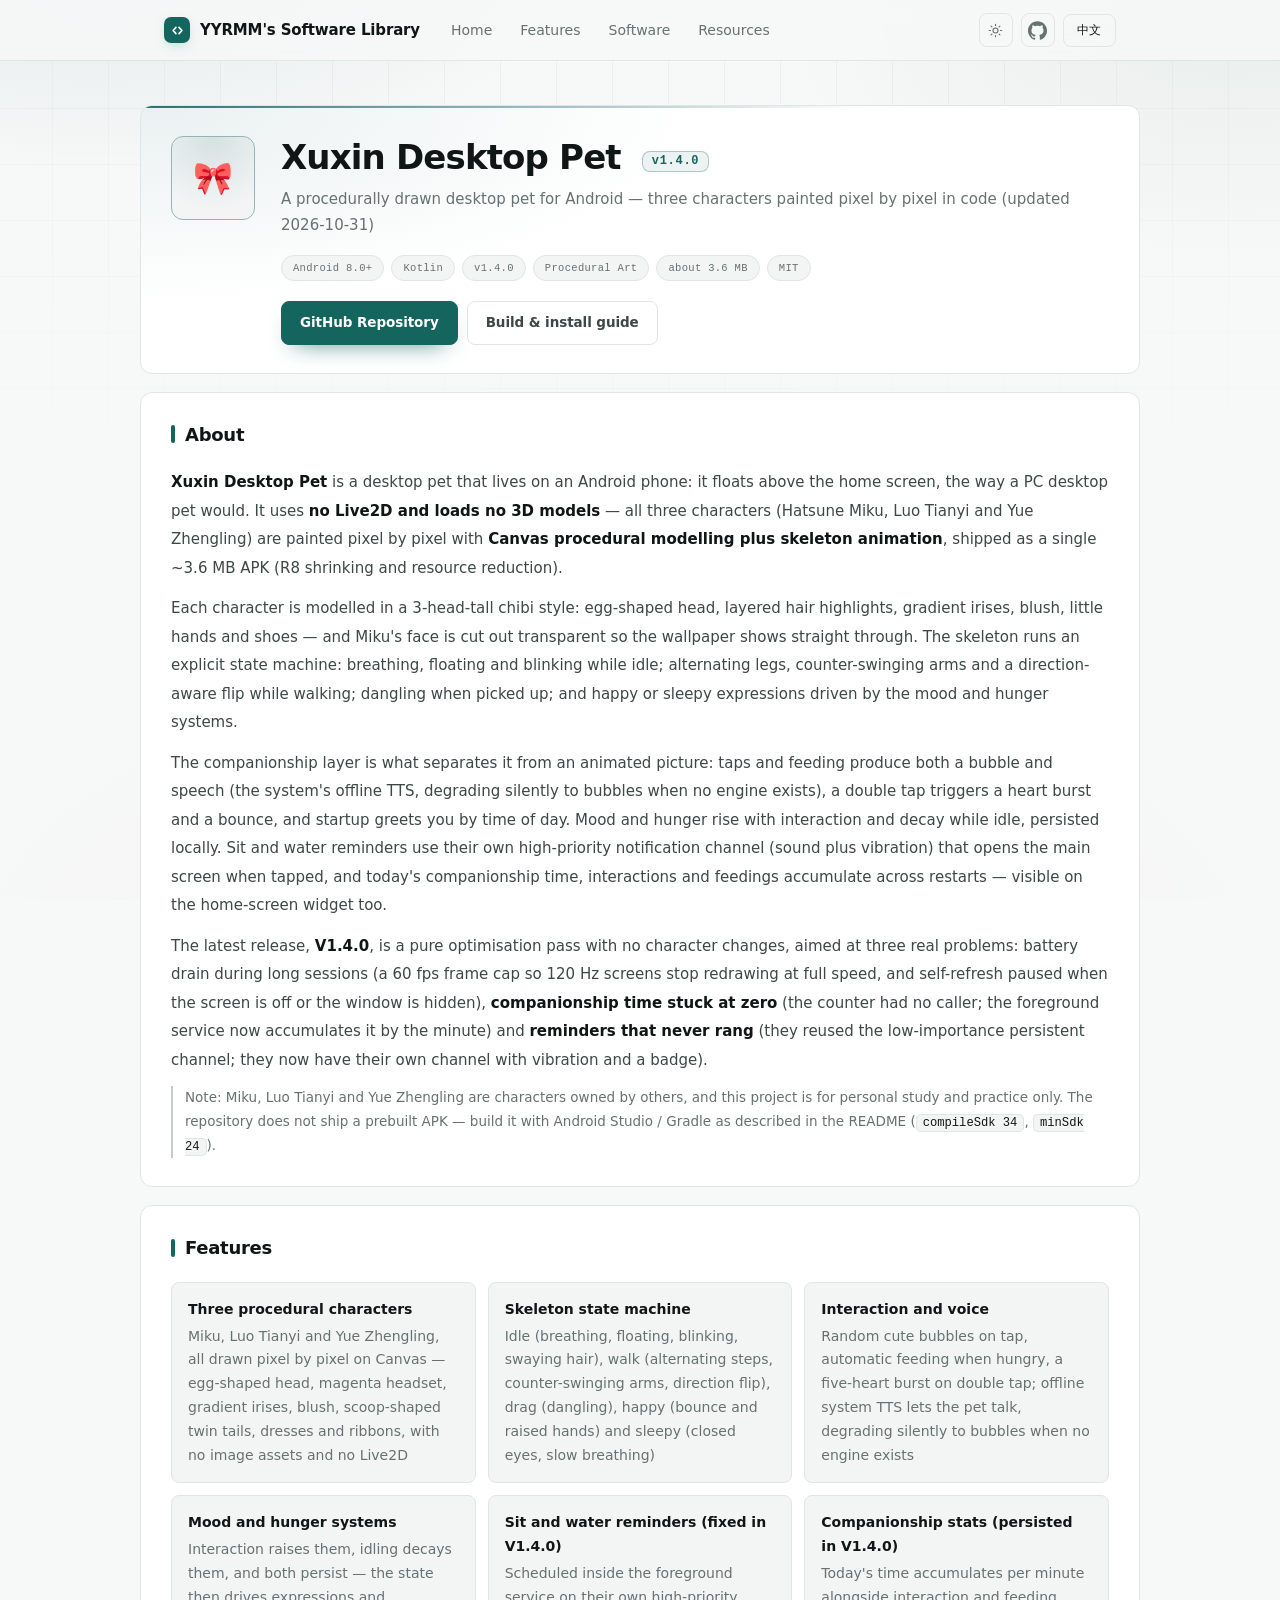
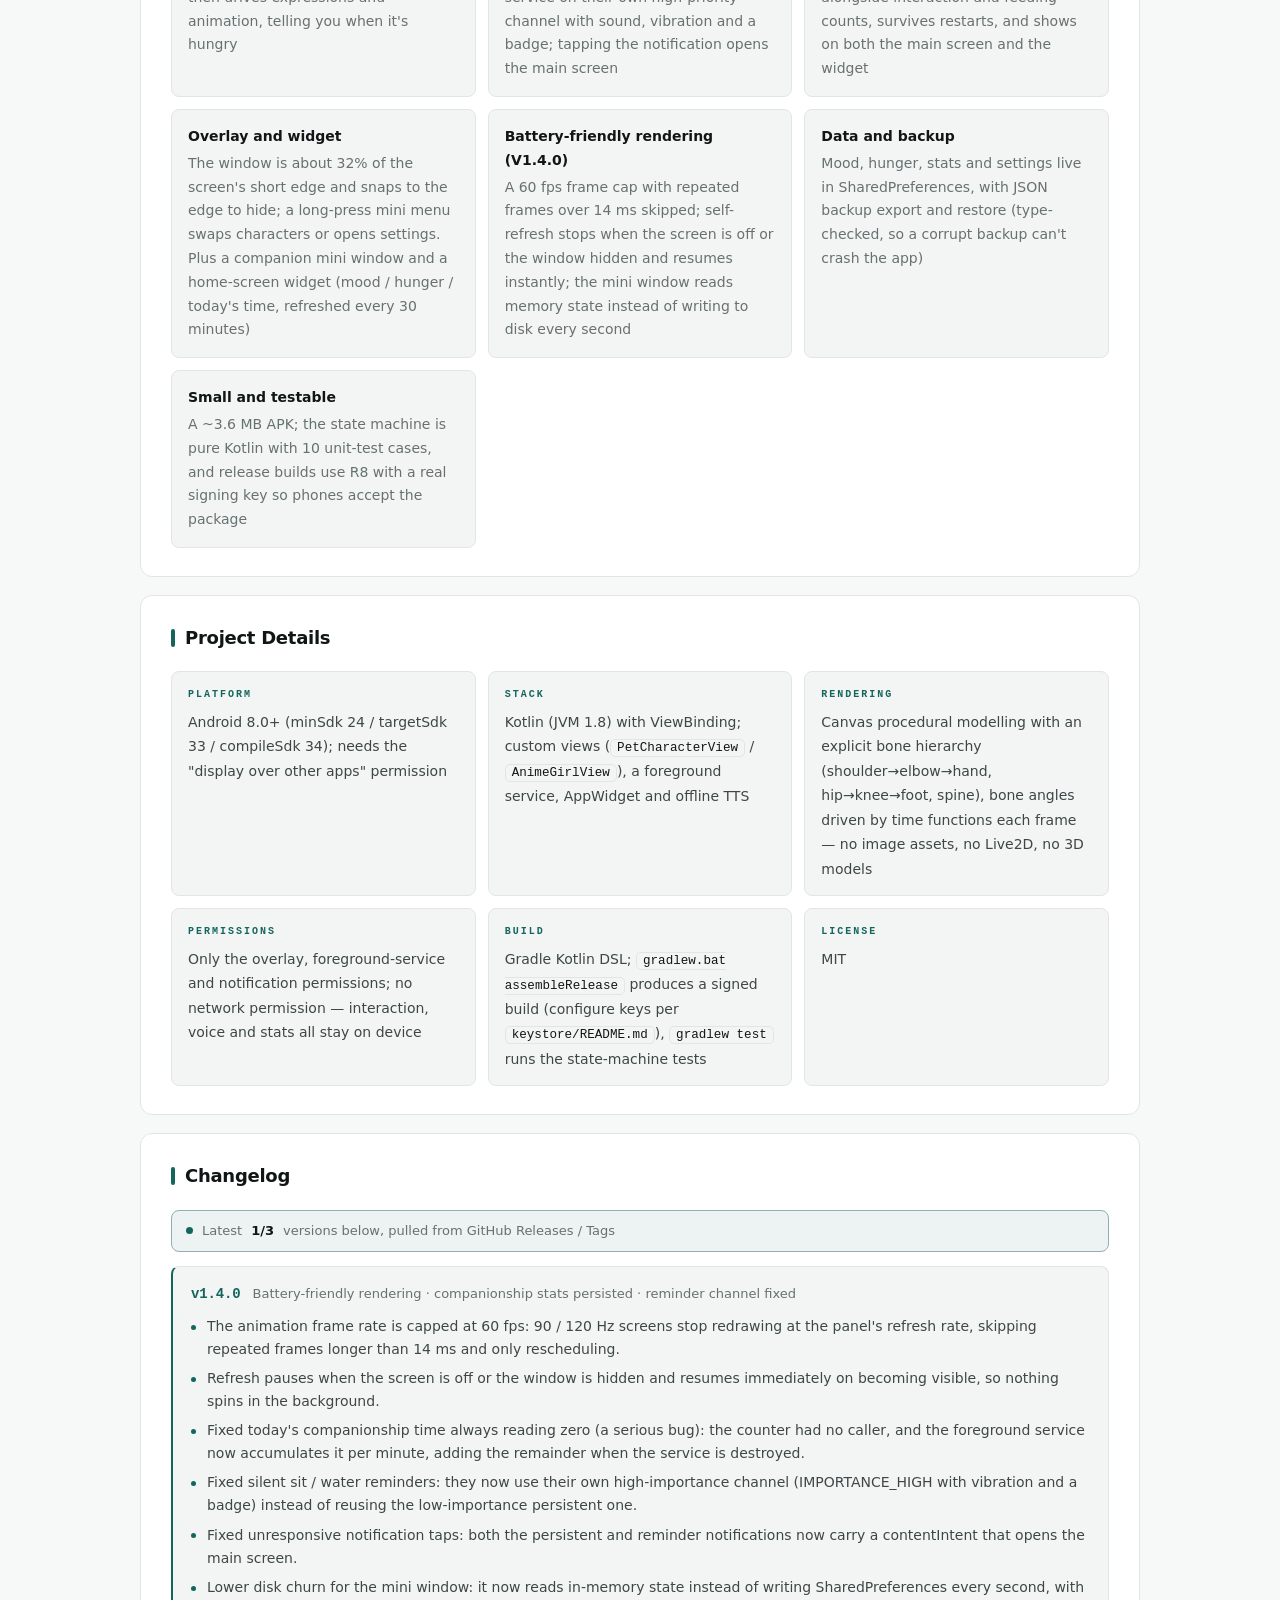
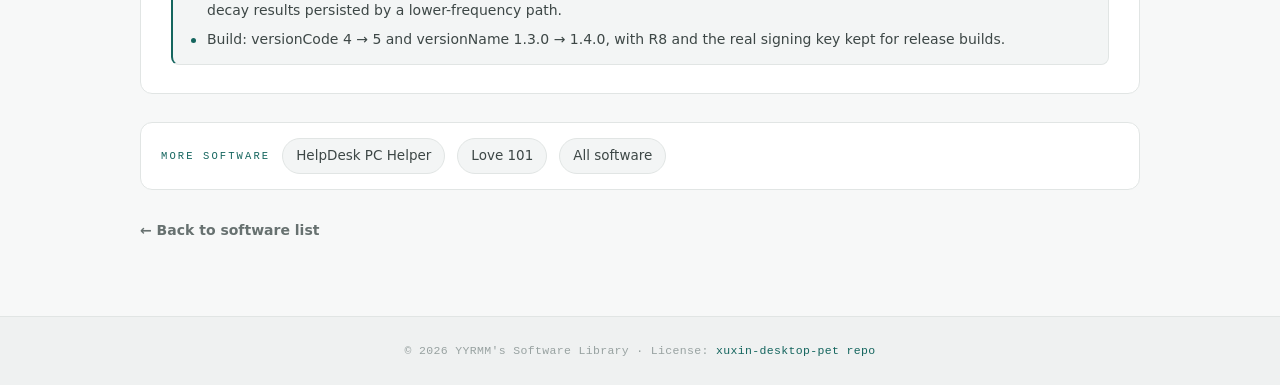
<file: detail/xuxin.html>
﻿<!DOCTYPE html>
<html lang="zh-CN">
<head>
  <meta charset="UTF-8" />
  <meta name="viewport" content="width=device-width, initial-scale=1.0" />
  <meta name="description" content="绪心桌宠 v1.4.0 — 安卓悬浮窗桌宠：初音未来 / 洛天依 / 乐正绫三套角色由 Canvas 程序化建模 + 骨骼动画逐像素绘制，含互动养成、离线 TTS、久坐喝水提醒与桌面小组件，APK 约 3.6 MB" />
  <title>绪心桌宠 — YYRMM的软件库</title>
  <link rel="icon" type="image/png" href="../assets/images/favicon.png" />
  <!-- 主题脚本：head 中同步加载，第一时间应用已保存的主题（防闪烁） -->
  <script src="../assets/js/theme.js"></script>
  <link rel="stylesheet" href="../assets/css/detail.css" />
  <!-- SEO:START 由 scripts/prerender.py 生成，勿手改 -->
  <link rel="canonical" href="https://yyrmmayo.github.io/detail/xuxin.html" />
  <meta property="og:type" content="website" />
  <meta property="og:site_name" content="YYRMM的软件库" />
  <meta property="og:locale" content="zh_CN" />
  <meta property="og:title" content="绪心桌宠" />
  <meta property="og:description" content="绪心桌宠 v1.4.0 — 安卓悬浮窗桌宠：初音未来 / 洛天依 / 乐正绫三套角色由 Canvas 程序化建模 + 骨骼动画逐像素绘制，含互动养成、离线 TTS、久坐喝水提醒与桌面小组件，APK 约 3.6 MB" />
  <meta property="og:url" content="https://yyrmmayo.github.io/detail/xuxin.html" />
  <meta property="og:image" content="https://yyrmmayo.github.io/assets/images/og-cover.png" />
  <meta property="og:image:width" content="1200" />
  <meta property="og:image:height" content="630" />
  <meta property="og:image:alt" content="绪心桌宠" />
  <meta name="twitter:card" content="summary_large_image" />
  <meta name="twitter:title" content="绪心桌宠" />
  <meta name="twitter:description" content="绪心桌宠 v1.4.0 — 安卓悬浮窗桌宠：初音未来 / 洛天依 / 乐正绫三套角色由 Canvas 程序化建模 + 骨骼动画逐像素绘制，含互动养成、离线 TTS、久坐喝水提醒与桌面小组件，APK 约 3.6 MB" />
  <meta name="twitter:image" content="https://yyrmmayo.github.io/assets/images/og-cover.png" />
  <script type="application/ld+json">
{
  "@context": "https://schema.org",
  "@type": "SoftwareApplication",
  "name": "绪心桌宠",
  "url": "https://yyrmmayo.github.io/detail/xuxin.html",
  "description": "绪心桌宠 v1.4.0 — 安卓悬浮窗桌宠：初音未来 / 洛天依 / 乐正绫三套角色由 Canvas 程序化建模 + 骨骼动画逐像素绘制，含互动养成、离线 TTS、久坐喝水提醒与桌面小组件，APK 约 3.6 MB",
  "applicationCategory": "UtilitiesApplication",
  "operatingSystem": "Android 8.0+",
  "isAccessibleForFree": true,
  "offers": {
    "@type": "Offer",
    "price": "0",
    "priceCurrency": "CNY"
  },
  "author": {
    "@type": "Person",
    "name": "YYRMMAYO",
    "url": "https://github.com/YYRMMAYO"
  },
  "alternateName": "Xuxin Desktop Pet",
  "softwareVersion": "1.4.0",
  "license": "https://opensource.org/licenses/MIT",
  "downloadUrl": "https://github.com/YYRMMAYO/xuxin-desktop-pet"
}
  </script>
  <!-- SEO:END -->
</head>
<body>
  <div class="bg-scene" aria-hidden="true"></div>

  <header class="topbar">
    <div class="container topbar-inner">
      <a class="brand" href="../index.html">
        <span class="brand-mark" aria-hidden="true">
          <svg viewBox="0 0 24 24" width="15" height="15" fill="none" stroke="currentColor" stroke-width="2.6" stroke-linecap="round" stroke-linejoin="round"><path d="M9.5 7 5 12l4.5 5M14.5 7 19 12l-4.5 5"/></svg>
        </span>
        <span data-lang="zh">YYRMM的软件库</span>
        <span data-lang="en">YYRMM's Software Library</span>
      </a>
      <nav class="top-nav">
        <a class="top-link" href="../index.html#home" data-lang="zh">首页</a>
        <a class="top-link" href="../index.html#home" data-lang="en">Home</a>
        <a class="top-link" href="../index.html#features" data-lang="zh">特性</a>
        <a class="top-link" href="../index.html#features" data-lang="en">Features</a>
        <a class="top-link" href="../index.html#software" data-lang="zh">软件列表</a>
        <a class="top-link" href="../index.html#software" data-lang="en">Software</a>
        <a class="top-link" href="../index.html#resources" data-lang="zh">资料</a>
        <a class="top-link" href="../index.html#resources" data-lang="en">Resources</a>
      </nav>
      <div class="top-actions">
        <button id="theme-toggle" class="theme-toggle" type="button" aria-label="切换到浅色主题"></button>
        <a class="social-link" href="https://github.com/YYRMMAYO?tab=repositories" target="_blank" rel="noopener" aria-label="GitHub">
          <svg viewBox="0 0 24 24" width="19" height="19" fill="currentColor" aria-hidden="true"><path d="M12 .297c-6.63 0-12 5.373-12 12 0 5.303 3.438 9.8 8.205 11.385.6.113.82-.258.82-.577 0-.285-.01-1.04-.015-2.04-3.338.724-4.042-1.61-4.042-1.61C4.422 18.07 3.633 17.7 3.633 17.7c-1.087-.744.084-.729.084-.729 1.205.084 1.838 1.236 1.838 1.236 1.07 1.835 2.809 1.305 3.495.998.108-.776.417-1.305.76-1.605-2.665-.3-5.466-1.332-5.466-5.93 0-1.31.465-2.38 1.235-3.22-.135-.303-.54-1.523.105-3.176 0 0 1.005-.322 3.3 1.23.96-.267 1.98-.399 3-.405 1.02.006 2.04.138 3 .405 2.28-1.552 3.285-1.23 3.285-1.23.645 1.653.24 2.873.12 3.176.765.84 1.23 1.91 1.23 3.22 0 4.61-2.805 5.625-5.475 5.92.42.36.81 1.096.81 2.22 0 1.606-.015 2.896-.015 3.286 0 .315.21.69.825.57C20.565 22.092 24 17.592 24 12.297c0-6.627-5.373-12-12-12"/></svg>
        </a>
        <button id="lang-toggle" class="lang-toggle" type="button" aria-label="Switch language">EN</button>
      </div>
    </div>
  </header>

  <main class="page container" data-app="xuxin">
    <!-- ===== Hero ===== -->
    <section class="detail-hero" data-reveal style="--card-accent:#2f6f74">
      <div class="detail-icon">🎀</div>
      <div class="detail-hero-text">
        <h1 class="detail-name" data-lang="zh">绪心桌宠 <span class="detail-badge">v1.4.0</span></h1>
        <h1 class="detail-name" data-lang="en">Xuxin Desktop Pet <span class="detail-badge">v1.4.0</span></h1>
        <p class="detail-tagline" data-lang="zh">安卓悬浮窗上的程序化桌宠 · 三套角色全靠代码逐像素画出来（2026-10-31 更新）</p>
        <p class="detail-tagline" data-lang="en">A procedurally drawn desktop pet for Android — three characters painted pixel by pixel in code (updated 2026-10-31)</p>
        <div class="detail-meta">
          <span class="chip">Android 8.0+</span>
          <span class="chip">Kotlin</span>
          <span class="chip">v1.4.0</span>
          <span class="chip" data-lang="zh">程序化建模</span>
          <span class="chip" data-lang="en">Procedural Art</span>
          <span class="chip" data-lang="zh">约 3.6 MB</span>
          <span class="chip" data-lang="en">about 3.6 MB</span>
          <span class="chip">MIT</span>
        </div>
        <div class="detail-actions">
          <a class="btn btn-primary" href="https://github.com/YYRMMAYO/xuxin-desktop-pet" target="_blank" rel="noopener">
            <span data-lang="zh">GitHub 仓库</span><span data-lang="en">GitHub Repository</span>
          </a>
          <a class="btn btn-ghost" href="https://github.com/YYRMMAYO/xuxin-desktop-pet/blob/main/README.md" target="_blank" rel="noopener">
            <span data-lang="zh">构建与安装说明</span><span data-lang="en">Build &amp; install guide</span>
          </a>
        </div>
      </div>
    </section>

    <!-- ===== 软件介绍 ===== -->
    <section class="detail-section" data-reveal>
      <h2 class="detail-title" data-lang="zh">软件介绍</h2>
      <h2 class="detail-title" data-lang="en">About</h2>
      <div class="detail-text">
        <div data-lang="zh">
          <p><strong>绪心桌宠</strong>是一款跑在安卓手机上的桌宠：像电脑桌宠那样悬浮在桌面最上层，随时陪着你。它<strong>不依赖 Live2D、也不加载任何 3D 模型</strong>——三套角色（初音未来 / 洛天依 / 乐正绫）全部由 <strong>Canvas 程序化建模 + 骨骼动画</strong>逐像素绘制，随包只有一个 APK，约 3.6 MB（R8 混淆 + 资源收缩）。</p>
          <p>角色都按 3 头身 Q 版建模：蛋形头、发丝分层高光、渐变眼珠、腮红、小手小鞋，初音的面部还做了透明挖空，悬浮在桌面上时直接透出壁纸。骨骼层级写成显式状态机 —— 待机时呼吸起伏、漂浮与眨眼，行走时双腿交替迈步并反向摆臂、朝向随移动翻转，被拎起时悬垂摆动，开心与困倦则由心情 / 饱食度状态驱动。</p>
          <p>陪伴系统是它和「一张会动的图」的区别：点击与投喂都有气泡和语音反馈（系统离线 TTS，没有引擎时静默降级为气泡），双击触发爱心爆发与弹跳，启动时按早 / 午 / 晚 / 深夜问候；心情与饱食度会随互动提升、闲置衰减并存进本地；久坐与喝水提醒走独立的高优先级通知通道（响铃 + 震动），点通知直达主界面；今日陪伴时长、互动次数与投喂次数跨重启累计，桌面小组件上也能看到。</p>
          <p>最新版本 <strong>V1.4.0</strong> 是一次纯优化迭代，不改造型，专治三个真问题：长时间挂机的耗电（动画出帧上限 60fps，高刷屏不再按 120Hz 全速重绘，熄屏或窗口不可见时暂停自刷新）、<strong>今日陪伴时长恒为 0</strong>（统计入口此前没有调用方，现在由前台服务按分钟批量累加）、以及<strong>久坐 / 喝水提醒不响</strong>（此前复用常驻通知的低优先级通道，现在独立通道 + 震动 + 角标）。</p>
          <p class="detail-note" data-lang="zh">说明：初音未来 / 洛天依 / 乐正绫为他人版权角色，本项目仅作个人学习与练习用途；仓库暂未提供预编译 APK，按 README 用 Android Studio / Gradle 自行构建即可（<code>compileSdk 34</code>、<code>minSdk 24</code>）。</p>
        </div>
        <div data-lang="en">
          <p><strong>Xuxin Desktop Pet</strong> is a desktop pet that lives on an Android phone: it floats above the home screen, the way a PC desktop pet would. It uses <strong>no Live2D and loads no 3D models</strong> — all three characters (Hatsune Miku, Luo Tianyi and Yue Zhengling) are painted pixel by pixel with <strong>Canvas procedural modelling plus skeleton animation</strong>, shipped as a single ~3.6 MB APK (R8 shrinking and resource reduction).</p>
          <p>Each character is modelled in a 3-head-tall chibi style: egg-shaped head, layered hair highlights, gradient irises, blush, little hands and shoes — and Miku's face is cut out transparent so the wallpaper shows straight through. The skeleton runs an explicit state machine: breathing, floating and blinking while idle; alternating legs, counter-swinging arms and a direction-aware flip while walking; dangling when picked up; and happy or sleepy expressions driven by the mood and hunger systems.</p>
          <p>The companionship layer is what separates it from an animated picture: taps and feeding produce both a bubble and speech (the system's offline TTS, degrading silently to bubbles when no engine exists), a double tap triggers a heart burst and a bounce, and startup greets you by time of day. Mood and hunger rise with interaction and decay while idle, persisted locally. Sit and water reminders use their own high-priority notification channel (sound plus vibration) that opens the main screen when tapped, and today's companionship time, interactions and feedings accumulate across restarts — visible on the home-screen widget too.</p>
          <p>The latest release, <strong>V1.4.0</strong>, is a pure optimisation pass with no character changes, aimed at three real problems: battery drain during long sessions (a 60 fps frame cap so 120 Hz screens stop redrawing at full speed, and self-refresh paused when the screen is off or the window is hidden), <strong>companionship time stuck at zero</strong> (the counter had no caller; the foreground service now accumulates it by the minute) and <strong>reminders that never rang</strong> (they reused the low-importance persistent channel; they now have their own channel with vibration and a badge).</p>
          <p class="detail-note" data-lang="en">Note: Miku, Luo Tianyi and Yue Zhengling are characters owned by others, and this project is for personal study and practice only. The repository does not ship a prebuilt APK — build it with Android Studio / Gradle as described in the README (<code>compileSdk 34</code>, <code>minSdk 24</code>).</p>
        </div>
      </div>
    </section>

    <!-- ===== 功能特性 ===== -->
    <section class="detail-section" data-reveal>
      <h2 class="detail-title" data-lang="zh">功能特性</h2>
      <h2 class="detail-title" data-lang="en">Features</h2>
      <div class="feature-grid">
        <div class="feature-card" data-lang="zh"><strong>三套程序化角色</strong>初音未来 / 洛天依 / 乐正绫，全部 Canvas 逐像素绘制：蛋形头、品红耳机、渐变眼珠、腮红、勺形双马尾、裙装与飘带，无图片素材、无 Live2D</div>
        <div class="feature-card" data-lang="en"><strong>Three procedural characters</strong>Miku, Luo Tianyi and Yue Zhengling, all drawn pixel by pixel on Canvas — egg-shaped head, magenta headset, gradient irises, blush, scoop-shaped twin tails, dresses and ribbons, with no image assets and no Live2D</div>
        <div class="feature-card" data-lang="zh"><strong>骨骼动画状态机</strong>待机（呼吸 / 漂浮 / 眨眼 / 发束摆动）、行走（交替迈步 + 反向摆臂 + 朝向翻转）、拖拽（悬垂摆动）、开心（弹跳举手）、困倦（闭眼慢呼吸）</div>
        <div class="feature-card" data-lang="en"><strong>Skeleton state machine</strong>Idle (breathing, floating, blinking, swaying hair), walk (alternating steps, counter-swinging arms, direction flip), drag (dangling), happy (bounce and raised hands) and sleepy (closed eyes, slow breathing)</div>
        <div class="feature-card" data-lang="zh"><strong>互动与语音</strong>单击随机萌语气泡、饥饿时点击自动投喂、双击爱心爆发 ×5；系统离线 TTS 让宠物「开口说话」，无引擎时静默降级为气泡</div>
        <div class="feature-card" data-lang="en"><strong>Interaction and voice</strong>Random cute bubbles on tap, automatic feeding when hungry, a five-heart burst on double tap; offline system TTS lets the pet talk, degrading silently to bubbles when no engine exists</div>
        <div class="feature-card" data-lang="zh"><strong>心情与饱食度养成</strong>互动提升、闲置衰减，结果持久化；状态反过来驱动表情与动画，饿了会提醒你投喂</div>
        <div class="feature-card" data-lang="en"><strong>Mood and hunger systems</strong>Interaction raises them, idling decays them, and both persist — the state then drives expressions and animation, telling you when it's hungry</div>
        <div class="feature-card" data-lang="zh"><strong>久坐 / 喝水提醒（V1.4.0 修复）</strong>前台服务内调度，独立高优先级通知渠道带响铃、震动与角标；点通知直达主界面</div>
        <div class="feature-card" data-lang="en"><strong>Sit and water reminders (fixed in V1.4.0)</strong>Scheduled inside the foreground service on their own high-priority channel with sound, vibration and a badge; tapping the notification opens the main screen</div>
        <div class="feature-card" data-lang="zh"><strong>陪伴统计（V1.4.0 落盘）</strong>今日陪伴时长按分钟批量累加，互动与投喂次数一并记录，跨重启累计，主界面与小组件同步显示</div>
        <div class="feature-card" data-lang="en"><strong>Companionship stats (persisted in V1.4.0)</strong>Today's time accumulates per minute alongside interaction and feeding counts, survives restarts, and shows on both the main screen and the widget</div>
        <div class="feature-card" data-lang="zh"><strong>悬浮窗与小组件</strong>窗口约屏幕短边 32%、自动贴边隐藏，长按迷你菜单可换形象 / 设置 / 退出陪伴；右上角陪伴小窗与桌面小组件（心情 / 饱食 / 今日陪伴，30 分钟刷新）</div>
        <div class="feature-card" data-lang="en"><strong>Overlay and widget</strong>The window is about 32% of the screen's short edge and snaps to the edge to hide; a long-press mini menu swaps characters or opens settings. Plus a companion mini window and a home-screen widget (mood / hunger / today's time, refreshed every 30 minutes)</div>
        <div class="feature-card" data-lang="zh"><strong>省电渲染（V1.4.0）</strong>动画出帧上限 60fps，超过 14ms 的重复帧直接跳过；熄屏或窗口不可见时停止自刷新，回到前台立即恢复；陪伴小窗每秒刷新只读内存态，不再每秒写盘</div>
        <div class="feature-card" data-lang="en"><strong>Battery-friendly rendering (V1.4.0)</strong>A 60 fps frame cap with repeated frames over 14 ms skipped; self-refresh stops when the screen is off or the window hidden and resumes instantly; the mini window reads memory state instead of writing to disk every second</div>
        <div class="feature-card" data-lang="zh"><strong>数据与备份</strong>心情 / 饱食 / 统计 / 设置存 SharedPreferences，支持导出与恢复 JSON 备份（带类型校验，坏备份不会让程序崩）</div>
        <div class="feature-card" data-lang="en"><strong>Data and backup</strong>Mood, hunger, stats and settings live in SharedPreferences, with JSON backup export and restore (type-checked, so a corrupt backup can't crash the app)</div>
        <div class="feature-card" data-lang="zh"><strong>轻量与可验证</strong>APK 约 3.6 MB；状态机是纯 Kotlin 可单测的部分（10 项状态机用例），release 启用 R8 与正式签名，避免手机不认安装包</div>
        <div class="feature-card" data-lang="en"><strong>Small and testable</strong>A ~3.6 MB APK; the state machine is pure Kotlin with 10 unit-test cases, and release builds use R8 with a real signing key so phones accept the package</div>
      </div>
    </section>

    <!-- ===== 项目档案 ===== -->
    <section class="detail-section" data-reveal>
      <h2 class="detail-title" data-lang="zh">项目档案</h2>
      <h2 class="detail-title" data-lang="en">Project Details</h2>
      <div class="info-grid">
        <div class="info-item">
          <div class="info-label">Platform</div>
          <div class="info-value" data-lang="zh">Android 8.0+（minSdk 24 / targetSdk 33 / compileSdk 34），需要「显示在其他应用上层」权限</div>
          <div class="info-value" data-lang="en">Android 8.0+ (minSdk 24 / targetSdk 33 / compileSdk 34); needs the "display over other apps" permission</div>
        </div>
        <div class="info-item">
          <div class="info-label">Stack</div>
          <div class="info-value" data-lang="zh">Kotlin（JVM 1.8）+ ViewBinding；自定义 View 绘制（<code>PetCharacterView</code> / <code>AnimeGirlView</code>）、前台服务、AppWidget、离线 TTS</div>
          <div class="info-value" data-lang="en">Kotlin (JVM 1.8) with ViewBinding; custom views (<code>PetCharacterView</code> / <code>AnimeGirlView</code>), a foreground service, AppWidget and offline TTS</div>
        </div>
        <div class="info-item">
          <div class="info-label">Rendering</div>
          <div class="info-value" data-lang="zh">Canvas 程序化建模 + 显式骨骼层级（肩→肘→手 / 髋→膝→脚 / 脊柱），骨骼角度每帧由时间函数驱动；无图片素材、无 Live2D、无 3D 模型</div>
          <div class="info-value" data-lang="en">Canvas procedural modelling with an explicit bone hierarchy (shoulder→elbow→hand, hip→knee→foot, spine), bone angles driven by time functions each frame — no image assets, no Live2D, no 3D models</div>
        </div>
        <div class="info-item">
          <div class="info-label">Permissions</div>
          <div class="info-value" data-lang="zh">只申请悬浮窗、前台服务与通知所需权限；无网络权限，互动、语音与统计全在本机完成</div>
          <div class="info-value" data-lang="en">Only the overlay, foreground-service and notification permissions; no network permission — interaction, voice and stats all stay on device</div>
        </div>
        <div class="info-item">
          <div class="info-label">Build</div>
          <div class="info-value" data-lang="zh">Gradle Kotlin DSL；<code>gradlew.bat assembleRelease</code> 出正式签名包（需按 <code>keystore/README.md</code> 配置密钥），<code>gradlew test</code> 跑状态机单测</div>
          <div class="info-value" data-lang="en">Gradle Kotlin DSL; <code>gradlew.bat assembleRelease</code> produces a signed build (configure keys per <code>keystore/README.md</code>), <code>gradlew test</code> runs the state-machine tests</div>
        </div>
        <div class="info-item">
          <div class="info-label">License</div>
          <div class="info-value">MIT</div>
        </div>
      </div>
    </section>

    <!-- ===== 更新记录（数据由 scripts/sync-changelog.py 同步生成） ===== -->
    <section class="detail-section" data-reveal>
      <h2 class="detail-title" data-lang="zh">更新记录</h2>
      <h2 class="detail-title" data-lang="en">Changelog</h2>
      <div id="changelog" class="changelog"></div>
    </section>

    <!-- ===== 相关链接 ===== -->
    <nav class="related" data-reveal aria-label="相关软件">
      <span class="related-label" data-lang="zh">其他软件</span>
      <span class="related-label" data-lang="en">More software</span>
      <a href="helpdesk.html" data-lang="zh">HelpDesk 电脑助手</a>
      <a href="helpdesk.html" data-lang="en">HelpDesk PC Helper</a>
      <a href="love101.html" data-lang="zh">第101种理由</a>
      <a href="love101.html" data-lang="en">Love 101</a>
      <a href="../index.html#software" data-lang="zh">全部软件</a>
      <a href="../index.html#software" data-lang="en">All software</a>
    </nav>

    <a class="back-link" href="../index.html#software" data-lang="zh">← 返回软件列表</a>
    <a class="back-link" href="../index.html#software" data-lang="en">← Back to software list</a>
  </main>

  <footer class="site-footer">
    <div class="container">
      <p data-lang="zh">© 2026 YYRMM的软件库 · 开源协议见 <a href="https://github.com/YYRMMAYO/xuxin-desktop-pet" target="_blank" rel="noopener">xuxin-desktop-pet 仓库</a></p>
      <p data-lang="en">© 2026 YYRMM's Software Library · License: <a href="https://github.com/YYRMMAYO/xuxin-desktop-pet" target="_blank" rel="noopener">xuxin-desktop-pet repo</a></p>
    </div>
  </footer>

  <script src="../assets/js/changelog.js"></script>
  <script src="../assets/js/detail.js"></script>
</body>
</html>
</file>
<file: assets/css/style.css>
/* ============================================================
   YYRMM 的软件库 — 站点样式（石墨 + 深青，浅 / 深双主题）
   浅色：白底（细网格 + 柔光）   深色：深空石墨玻璃
   设计原则：
     - 无衬线正文 + 等宽标签；单一低饱和深青强调色，不用多彩渐变
     - 细网格背景 + 柔光晕；卡片为玻璃面板 + 悬浮高光
     - 区块以短标签起头，特性区按 01 / 02 / 03 编号
   ============================================================ */

:root {
  /* ---------- 表面与文字：浅色（默认日间主题） ---------- */
  --bg:            #f7f8f8;
  --bg-soft:       #eff1f1;
  --surface:       #ffffff;
  --surface-2:     #f3f5f5;
  --surface-3:     #e8eceb;

  --text:          #101615;
  --text-body:     #3d4746;
  --text-muted:    #677170;
  --text-faint:    #98a2a1;

  --border:        #e1e5e4;
  --border-strong: #c5cdcc;

  /* ---------- 强调色：低饱和深青（刻意不用蓝色） ---------- */
  --accent:        #14655e;
  --accent-soft:   rgba(20, 101, 94, 0.08);
  --accent-line:   rgba(20, 101, 94, 0.3);
  --on-accent:     #ffffff;

  /* 状态色（资料板块沿用旧语义：琥珀=密码醒目，青绿=免费声明） */
  --amber:         #8a6220;
  --amber-soft:    rgba(138, 98, 32, 0.09);
  --ok:            #2f6b4f;
  --ok-soft:       rgba(47, 107, 79, 0.09);

  /* ---------- 背景层 ---------- */
  --grid-line:     rgba(16, 21, 20, 0.04);
  --glow-1:        rgba(20, 101, 94, 0.1);
  --glow-2:        rgba(47, 107, 79, 0.07);
  --glow-3:        rgba(138, 98, 32, 0.05);

  /* ---------- 派生 ---------- */
  --topbar-bg:     rgba(247, 248, 248, 0.85);
  --selection-bg:  rgba(20, 101, 94, 0.18);
  --selection-fg:  #101615;
  --shadow:        rgba(14, 24, 22, 0.16);
  --shadow-soft:   rgba(14, 24, 22, 0.07);

  --radius:     12px;
  --radius-sm:  8px;
  --radius-pill: 999px;
  --max-width:  1120px;
  --ease: cubic-bezier(0.22, 0.7, 0.2, 1);

  --font-sans: "Inter", "Segoe UI", system-ui, -apple-system, "PingFang SC",
    "Hiragino Sans GB", "Microsoft YaHei", "Noto Sans SC", sans-serif;
  --font-mono: ui-monospace, "SFMono-Regular", "Cascadia Mono", Consolas,
    "Liberation Mono", "Noto Sans Mono CJK SC", monospace;
}

/* ============================================================
   深色：深空玻璃（夜间主题）
   启用方式：<html data-theme="dark">（assets/js/theme.js 控制）
   ============================================================ */
[data-theme="dark"] {
  --bg:            #0c0f0f;
  --bg-soft:       #111615;
  --surface:       rgba(255, 255, 255, 0.032);
  --surface-2:     rgba(255, 255, 255, 0.055);
  --surface-3:     rgba(255, 255, 255, 0.08);

  --text:          #e8edec;
  --text-body:     #bdc6c5;
  --text-muted:    #8b9594;
  --text-faint:    #6b7473;

  --border:        rgba(255, 255, 255, 0.09);
  --border-strong: rgba(255, 255, 255, 0.2);

  --accent:        #4bbfae;
  --accent-soft:   rgba(75, 191, 174, 0.13);
  --accent-line:   rgba(75, 191, 174, 0.4);
  --on-accent:     #06201d;

  --amber:         #d2a869;
  --amber-soft:    rgba(210, 168, 105, 0.13);
  --ok:            #6fc49a;
  --ok-soft:       rgba(111, 196, 154, 0.13);

  --grid-line:     rgba(255, 255, 255, 0.035);
  --glow-1:        rgba(75, 191, 174, 0.14);
  --glow-2:        rgba(111, 196, 154, 0.1);
  --glow-3:        rgba(210, 168, 105, 0.07);

  --topbar-bg:     rgba(12, 15, 15, 0.8);
  --selection-bg:  rgba(75, 191, 174, 0.28);
  --selection-fg:  #e8edec;
  --shadow:        rgba(0, 0, 0, 0.6);
  --shadow-soft:   rgba(0, 0, 0, 0.4);
}

* { margin: 0; padding: 0; box-sizing: border-box; }

html { scroll-behavior: smooth; -webkit-text-size-adjust: 100%; }

body {
  font-family: var(--font-sans);
  background: var(--bg);
  color: var(--text-body);
  line-height: 1.75;
  overflow-x: hidden;
  min-height: 100vh;
  -webkit-font-smoothing: antialiased;
}

::selection { background: var(--selection-bg); color: var(--selection-fg); }

::-webkit-scrollbar { width: 11px; height: 11px; }
::-webkit-scrollbar-track { background: var(--bg); }
::-webkit-scrollbar-thumb {
  background: var(--border-strong);
  border-radius: var(--radius-pill);
  border: 3px solid var(--bg);
}
::-webkit-scrollbar-thumb:hover { background: var(--accent); }

.container {
  width: 100%;
  max-width: var(--max-width);
  margin: 0 auto;
  padding: 0 24px;
}

.page, main, .hero, .intro, .profile, .site-footer { position: relative; z-index: 1; }

:focus-visible {
  outline: 2px solid var(--accent);
  outline-offset: 3px;
  border-radius: 4px;
}

code {
  font-family: var(--font-mono);
  font-size: 0.9em;
  padding: 1px 6px;
  border-radius: 5px;
  background: var(--surface-2);
  border: 1px solid var(--border);
  color: var(--text);
}

/* 等宽小标签（eyebrow / 图注 / 编号） */
.mono-label {
  font-family: var(--font-mono);
  font-size: 11px;
  letter-spacing: 0.18em;
  text-transform: uppercase;
}

/* ============================================================
   背景层：细网格 + 柔光晕（纯 CSS，无图片，<1KB）
   ============================================================ */
.bg-scene {
  position: fixed;
  inset: 0;
  z-index: 0;
  overflow: hidden;
  pointer-events: none;
  background: var(--bg);
}
/* 网格：从顶部淡出，并极缓慢横移（动态网格） */
.bg-scene::before {
  content: "";
  position: absolute;
  inset: -60px;
  background-image:
    linear-gradient(to right, var(--grid-line) 1px, transparent 1px),
    linear-gradient(to bottom, var(--grid-line) 1px, transparent 1px);
  background-size: 56px 56px;
  -webkit-mask-image: radial-gradient(125% 78% at 50% 0%, #000 22%, transparent 76%);
  mask-image: radial-gradient(125% 78% at 50% 0%, #000 22%, transparent 76%);
  animation: grid-drift 44s linear infinite;
}
@keyframes grid-drift {
  to { transform: translate3d(-56px, -56px, 0); }
}
/* 柔光晕：蓝 / 青 / 紫三处极淡的光 */
.bg-scene::after {
  content: "";
  position: absolute;
  inset: 0;
  background:
    radial-gradient(58% 40% at 8% -8%, var(--glow-1), transparent 68%),
    radial-gradient(50% 38% at 96% 2%, var(--glow-2), transparent 70%),
    radial-gradient(70% 46% at 48% 106%, var(--glow-3), transparent 74%);
}

/* ============================================================
   顶部导航栏
   ============================================================ */
.topbar {
  position: sticky;
  top: 0;
  z-index: 55;
  background: var(--topbar-bg);
  -webkit-backdrop-filter: saturate(180%) blur(14px);
  backdrop-filter: saturate(180%) blur(14px);
  border-bottom: 1px solid var(--border);
}

.topbar-inner {
  display: flex;
  align-items: center;
  gap: 18px;
  height: 62px;
}

.brand {
  display: inline-flex;
  align-items: center;
  gap: 10px;
  font-size: 15px;
  font-weight: 700;
  letter-spacing: -0.01em;
  text-decoration: none;
  color: var(--text);
  white-space: nowrap;
}
/* 品牌标记：渐变方章 + 代码括号 */
.brand-mark {
  display: inline-flex;
  align-items: center;
  justify-content: center;
  width: 26px;
  height: 26px;
  flex-shrink: 0;
  border-radius: 7px;
  color: #fff;
  background: linear-gradient(135deg, var(--accent), var(--accent) 62%, var(--accent));
  box-shadow: 0 4px 14px -4px var(--accent-line);
}
[data-theme="dark"] .brand-mark { color: #05101d; }
.brand:hover { color: var(--accent); }

.top-nav {
  display: flex;
  gap: 2px;
  margin-right: auto;
}

.top-link {
  padding: 7px 13px;
  border-radius: var(--radius-sm);
  color: var(--text-muted);
  text-decoration: none;
  font-size: 14px;
  font-weight: 500;
  transition: color 0.2s ease, background 0.2s ease;
}
.top-link:hover { color: var(--accent); background: var(--accent-soft); }

.top-actions {
  display: flex;
  align-items: center;
  gap: 8px;
}

.social-link {
  display: inline-flex;
  align-items: center;
  justify-content: center;
  width: 34px; height: 34px;
  border-radius: var(--radius-sm);
  border: 1px solid var(--border);
  color: var(--text-muted);
  transition: color 0.2s ease, border-color 0.2s ease, background 0.2s ease;
}
.social-link:hover {
  color: var(--accent);
  border-color: var(--accent-line);
  background: var(--accent-soft);
}

.lang-toggle {
  border: 1px solid var(--border);
  background: transparent;
  color: var(--text);
  font-family: var(--font-mono);
  font-size: 12px;
  letter-spacing: 0.06em;
  padding: 7px 13px;
  border-radius: var(--radius-sm);
  cursor: pointer;
  transition: color 0.2s ease, border-color 0.2s ease, background 0.2s ease;
}
.lang-toggle:hover {
  border-color: var(--accent-line);
  color: var(--accent);
  background: var(--accent-soft);
}

.theme-toggle {
  display: inline-flex;
  align-items: center;
  justify-content: center;
  width: 34px; height: 34px;
  border: 1px solid var(--border);
  background: transparent;
  color: var(--text-muted);
  border-radius: var(--radius-sm);
  cursor: pointer;
  transition: color 0.2s ease, border-color 0.2s ease, background 0.2s ease;
}
.theme-toggle:hover {
  border-color: var(--accent-line);
  color: var(--accent);
  background: var(--accent-soft);
}

/* ============================================================
   Hero：左文案 + 右产品预览（模仿软件界面）
   ============================================================ */
.hero {
  padding: 76px 0 20px;
}

.hero-grid {
  display: grid;
  grid-template-columns: minmax(0, 1.02fr) minmax(0, 0.98fr);
  align-items: center;
  gap: 48px;
}

.hero-badge {
  display: inline-flex;
  align-items: center;
  gap: 9px;
  padding: 5px 14px 5px 11px;
  border-radius: var(--radius-pill);
  border: 1px solid var(--border);
  background: var(--surface-2);
  color: var(--text-muted);
  font-family: var(--font-mono);
  font-size: 11.5px;
  letter-spacing: 0.06em;
  margin-bottom: 22px;
}
.hero-badge-dot {
  width: 7px; height: 7px;
  flex-shrink: 0;
  border-radius: 50%;
  background: var(--accent);
  box-shadow: 0 0 0 4px var(--accent-soft);
}

.hero-title-row { display: block; }

.hero-title {
  font-size: clamp(34px, 5.2vw, 58px);
  font-weight: 800;
  letter-spacing: -0.025em;
  line-height: 1.1;
  color: var(--text);
  background-image: linear-gradient(100deg, var(--text) 0%, var(--text) 40%, var(--accent) 100%);
  -webkit-background-clip: text;
  background-clip: text;
  -webkit-text-fill-color: transparent;
}

/* 逐字入场：上浮 + 渐显（对应主题的「科技感」，非水墨） */
.hero-title .word {
  display: inline-block;
  white-space: nowrap;
}
.hero-title .char {
  display: inline-block;
  opacity: 0;
  transform: translateY(0.42em);
  animation: char-in 0.66s var(--ease) forwards;
  animation-delay: calc(var(--i, 0) * 42ms + 60ms);
}
@keyframes char-in {
  to { opacity: 1; transform: none; }
}

.hero-sub {
  margin-top: 18px;
  font-size: 16.5px;
  color: var(--text-muted);
  max-width: 30em;
}

.hero-actions {
  margin-top: 30px;
  display: flex;
  flex-wrap: wrap;
  gap: 10px;
}

.hero-note {
  margin-top: 18px;
  font-family: var(--font-mono);
  font-size: 12px;
  letter-spacing: 0.04em;
  color: var(--text-faint);
}

/* ---------- 产品预览面板（纯 CSS 界面示意） ---------- */
.hero-visual { min-width: 0; }

.preview {
  position: relative;
  border: 1px solid var(--border);
  border-radius: var(--radius);
  background: var(--surface);
  overflow: hidden;
  box-shadow: 0 32px 70px -34px var(--shadow), 0 2px 10px -4px var(--shadow-soft);
}
/* 面板顶部一缕柔光 */
.preview::before {
  content: "";
  position: absolute;
  inset: -1px -1px auto -1px;
  height: 120px;
  pointer-events: none;
  background: linear-gradient(180deg, var(--accent-soft), transparent);
}

.preview-chrome {
  position: relative;
  display: flex;
  align-items: center;
  gap: 10px;
  padding: 10px 14px;
  border-bottom: 1px solid var(--border);
  background: var(--surface-2);
}
.preview-dots { display: inline-flex; gap: 6px; flex-shrink: 0; }
.preview-dots i {
  width: 9px; height: 9px;
  border-radius: 50%;
  background: var(--border-strong);
}
.preview-dots i:first-child { background: color-mix(in srgb, var(--accent) 55%, var(--border-strong)); }
.preview-title {
  font-family: var(--font-mono);
  font-size: 11.5px;
  color: var(--text-muted);
  white-space: nowrap;
  overflow: hidden;
  text-overflow: ellipsis;
}
.preview-tag {
  margin-left: auto;
  flex-shrink: 0;
  font-family: var(--font-mono);
  font-size: 10.5px;
  letter-spacing: 0.06em;
  padding: 2px 8px;
  border-radius: var(--radius-pill);
  color: var(--accent);
  background: var(--accent-soft);
  border: 1px solid var(--accent-line);
}

.preview-body {
  position: relative;
  display: grid;
  grid-template-columns: 116px minmax(0, 1fr);
  min-height: 262px;
}

.preview-rail {
  display: flex;
  flex-direction: column;
  gap: 2px;
  padding: 12px 8px;
  border-right: 1px solid var(--border);
  background: var(--surface-2);
}
.preview-rail-item {
  display: block;
  padding: 6px 10px;
  border-radius: 6px;
  font-size: 12px;
  color: var(--text-muted);
  white-space: nowrap;
  overflow: hidden;
  text-overflow: ellipsis;
}
.preview-rail-item.is-active {
  color: var(--accent);
  background: var(--accent-soft);
  font-weight: 600;
}

.preview-list {
  display: flex;
  flex-direction: column;
  padding: 8px;
  gap: 2px;
  min-width: 0;
}
.preview-row {
  display: flex;
  align-items: center;
  gap: 10px;
  padding: 9px 11px;
  border-radius: var(--radius-sm);
  border: 1px solid transparent;
  min-width: 0;
}
.preview-row:nth-child(odd) { background: var(--surface-2); }
.preview-row .p-name {
  font-size: 13px;
  font-weight: 500;
  color: var(--text);
  white-space: nowrap;
  overflow: hidden;
  text-overflow: ellipsis;
  min-width: 0;
}
.preview-row .p-meta {
  margin-left: auto;
  flex-shrink: 0;
  font-family: var(--font-mono);
  font-size: 10.5px;
  letter-spacing: 0.04em;
  color: var(--text-faint);
}
.p-dot {
  width: 6px; height: 6px;
  flex-shrink: 0;
  border-radius: 50%;
  background: var(--ok);
}

.preview-status {
  display: flex;
  align-items: center;
  gap: 10px;
  padding: 8px 14px;
  border-top: 1px solid var(--border);
  background: var(--surface-2);
  font-family: var(--font-mono);
  font-size: 10.5px;
  letter-spacing: 0.04em;
  color: var(--text-faint);
}

.fig-caption {
  margin-top: 14px;
  text-align: center;
  font-family: var(--font-mono);
  font-size: 11.5px;
  letter-spacing: 0.08em;
  color: var(--text-faint);
}

/* ============================================================
   数据统计条
   ============================================================ */
.stats {
  margin-top: 58px;
  display: grid;
  grid-template-columns: repeat(auto-fit, minmax(180px, 1fr));
  border: 1px solid var(--border);
  border-radius: var(--radius);
  background: var(--surface);
  overflow: hidden;
}
.stat {
  padding: 22px 24px;
  border-right: 1px solid var(--border);
  min-width: 0;
}
.stat:last-child { border-right: 0; }
.stat-num {
  display: block;
  font-family: var(--font-mono);
  font-size: clamp(26px, 3.4vw, 34px);
  font-weight: 700;
  letter-spacing: -0.02em;
  line-height: 1.1;
  color: var(--accent);
}
.stat-label {
  display: block;
  margin-top: 6px;
  font-size: 13px;
  color: var(--text-muted);
}

/* ============================================================
   区块通用
   ============================================================ */
.section { padding: 64px 0; }
.section:last-child { padding-bottom: 84px; }

.section-eyebrow {
  display: inline-flex;
  align-items: center;
  gap: 8px;
  font-family: var(--font-mono);
  font-size: 11px;
  letter-spacing: 0.2em;
  text-transform: uppercase;
  color: var(--accent);
  margin-bottom: 12px;
}
.section-eyebrow::before {
  content: "";
  width: 18px; height: 1px;
  background: var(--accent-line);
}

.section-title {
  font-size: clamp(22px, 3vw, 30px);
  font-weight: 700;
  letter-spacing: -0.02em;
  line-height: 1.25;
  color: var(--text);
}

.section-desc {
  margin-top: 12px;
  color: var(--text-muted);
  font-size: 15px;
  max-width: 46em;
}

/* ============================================================
   编号特性区块（01 / 02 / 03）
   ============================================================ */
.feat-grid {
  list-style: none;
  margin-top: 32px;
  display: grid;
  grid-template-columns: repeat(auto-fit, minmax(248px, 1fr));
  gap: 14px;
}
.feat-card {
  position: relative;
  overflow: hidden;
  padding: 22px 22px 24px;
  border: 1px solid var(--border);
  border-radius: var(--radius);
  background: var(--surface);
  transition: border-color 0.22s ease, transform 0.22s ease, box-shadow 0.22s ease;
}
/* 鼠标跟随高光（--mx/--my 由 assets/js/fx.js 更新） */
.feat-card::after {
  content: "";
  position: absolute;
  inset: 0;
  pointer-events: none;
  opacity: 0;
  transition: opacity 0.28s ease;
  background: radial-gradient(
    240px circle at var(--mx, 50%) var(--my, 0%),
    var(--accent-soft),
    transparent 66%
  );
}
.feat-card:hover::after { opacity: 1; }
.feat-card:hover {
  border-color: var(--accent-line);
  transform: translateY(-3px);
  box-shadow: 0 20px 42px -26px var(--shadow);
}
.feat-num {
  display: block;
  font-family: var(--font-mono);
  font-size: 11.5px;
  letter-spacing: 0.14em;
  color: var(--accent);
  margin-bottom: 12px;
}
.feat-card h3 {
  font-size: 16.5px;
  font-weight: 650;
  letter-spacing: -0.01em;
  color: var(--text);
  margin-bottom: 8px;
}
.feat-card p {
  font-size: 14px;
  line-height: 1.8;
  color: var(--text-muted);
}

/* ============================================================
   项目介绍（卷首语）
   ============================================================ */
.intro {
  max-width: var(--max-width);
  margin: 0 auto;
  padding: 34px 0 0;
  border-top: 1px solid var(--border);
}
.intro-inner {
  display: grid;
  grid-template-columns: minmax(0, 240px) minmax(0, 1fr);
  gap: 34px;
  align-items: start;
}
.intro-head {
  display: flex;
  flex-direction: column;
  gap: 6px;
}
.intro-eyebrow {
  font-family: var(--font-mono);
  font-size: 11px;
  letter-spacing: 0.2em;
  text-transform: uppercase;
  color: var(--accent);
}
.intro-title {
  font-size: clamp(20px, 2.6vw, 26px);
  font-weight: 700;
  letter-spacing: -0.02em;
  color: var(--text);
}
.intro-body { min-width: 0; }
.intro-text {
  font-size: 15px;
  color: var(--text-body);
  line-height: 1.9;
}
.intro-text + .intro-text { margin-top: 12px; }
.intro-text strong { color: var(--accent); font-weight: 650; }

.intro-points {
  list-style: none;
  margin-top: 16px;
  display: flex;
  flex-wrap: wrap;
  gap: 8px;
}
.intro-points li {
  display: inline-flex;
  align-items: center;
  gap: 7px;
  font-size: 12.5px;
  color: var(--text-muted);
  border: 1px solid var(--border);
  background: var(--surface-2);
  padding: 4px 12px;
  border-radius: var(--radius-pill);
}
.intro-points li::before {
  content: "";
  width: 5px; height: 5px;
  border-radius: 50%;
  background: var(--accent);
  flex-shrink: 0;
}

/* ============================================================
   个人介绍
   ============================================================ */
.profile {
  display: flex;
  align-items: center;
  gap: 22px;
  margin: 52px auto 0;
  max-width: var(--max-width);
  padding: 24px 26px;
  border-radius: var(--radius);
  background: var(--surface);
  border: 1px solid var(--border);
}
.profile-avatar {
  width: 82px;
  height: 82px;
  border-radius: var(--radius-sm);
  object-fit: cover;
  flex-shrink: 0;
  border: 1px solid var(--border);
  background: var(--surface-2);
}
.profile-name {
  font-size: 20px;
  font-weight: 700;
  letter-spacing: -0.015em;
  color: var(--text);
}
.profile-bio {
  margin-top: 5px;
  color: var(--text-muted);
  font-size: 15px;
  white-space: pre-line;
}

/* ============================================================
   卡片网格：玻璃面板 + 悬浮高光
   ============================================================ */
.grid {
  margin-top: 32px;
  display: grid;
  grid-template-columns: repeat(auto-fill, minmax(304px, 1fr));
  gap: 18px;
}

.card {
  --card-accent: var(--accent);
  --card-glow: color-mix(in srgb, var(--card-accent) 15%, transparent);
  position: relative;
  background: var(--surface);
  border: 1px solid var(--border);
  border-radius: var(--radius);
  overflow: hidden;
  display: flex;
  flex-direction: column;
  transition: border-color 0.22s ease, transform 0.22s ease, box-shadow 0.22s ease;
}
/* 鼠标跟随高光（--mx/--my 由 assets/js/fx.js 更新） */
.card::after {
  content: "";
  position: absolute;
  inset: 0;
  z-index: 3;
  pointer-events: none;
  opacity: 0;
  transition: opacity 0.28s ease;
  background: radial-gradient(
    260px circle at var(--mx, 50%) var(--my, 0%),
    var(--card-glow),
    transparent 66%
  );
}
.card:hover::after { opacity: 1; }
[data-theme="dark"] .card {
  --card-glow: color-mix(in srgb, var(--card-accent) 26%, transparent);
}
.card:hover {
  border-color: color-mix(in srgb, var(--card-accent) 42%, var(--border));
  transform: translateY(-3px);
  box-shadow: 0 24px 46px -26px var(--shadow);
}

/* 缩略图：柔光底 + 大图标 */
.card-thumb {
  position: relative;
  height: 102px;
  display: flex;
  align-items: center;
  justify-content: center;
  overflow: hidden;
  background:
    radial-gradient(120% 140% at 50% 0%, color-mix(in srgb, var(--card-accent) 13%, transparent), transparent 70%),
    var(--surface-2);
  border-bottom: 1px solid var(--border);
}
.card-icon {
  display: inline-block;
  font-size: 30px;
  line-height: 1;
  filter: drop-shadow(0 6px 14px var(--shadow-soft));
}

/* 「停止开发」标记 */
.stamp-badge,
.title-stamp {
  font-weight: 700;
  color: var(--amber);
  border: 1px solid color-mix(in srgb, var(--amber) 55%, transparent);
  background: var(--amber-soft);
  border-radius: var(--radius-pill);
  letter-spacing: 0.08em;
  white-space: nowrap;
  pointer-events: none;
}
.stamp-badge {
  position: absolute;
  right: 12px; top: 12px;
  font-size: 11px;
  padding: 3px 10px;
  transform: rotate(-2deg);
}
.title-stamp {
  font-size: 10.5px;
  padding: 1px 8px;
  margin-left: 8px;
  vertical-align: 2px;
  display: inline-block;
}
.card.is-discontinued .card-thumb { filter: grayscale(0.6); opacity: 0.9; }

/* 版本号标签 */
.card-version {
  display: inline-block;
  font-family: var(--font-mono);
  font-size: 10.5px;
  font-weight: 600;
  letter-spacing: 0.04em;
  color: var(--accent);
  background: var(--accent-soft);
  border: 1px solid var(--accent-line);
  border-radius: var(--radius-sm);
  padding: 1px 7px;
  margin-left: 7px;
  vertical-align: 2px;
  white-space: nowrap;
}

.card-body {
  position: relative;
  padding: 16px 18px 18px;
  display: flex;
  flex-direction: column;
  flex: 1;
}

.card-title {
  font-size: 16.5px;
  font-weight: 650;
  letter-spacing: -0.01em;
  color: var(--text);
  line-height: 1.45;
}

/* 标题 / 缩略图可点击（在新窗口打开详细介绍页） */
.card-thumb[data-detail], .card-title[data-detail] { cursor: pointer; }
.card-title[data-detail]:hover { color: var(--accent); transition: color 0.2s ease; }

.card-desc {
  margin-top: 8px;
  font-size: 13.5px;
  color: var(--text-muted);
  flex: 1;
  line-height: 1.78;
}

/* 资料卡片：底部一行小字（份数 / 体积等） */
.card-meta {
  margin-top: 10px;
  font-family: var(--font-mono);
  font-size: 11px;
  letter-spacing: 0.03em;
  color: var(--text-faint);
}

/* 资料卡片的缩略图 / 标题也可点击（直达云盘，资料没有独立详情页） */
.card-thumb-link {
  display: flex;
  align-items: center;
  justify-content: center;
  width: 100%;
  height: 100%;
  text-decoration: none;
}
.card-title a { color: inherit; text-decoration: none; transition: color 0.2s ease; }
.card-title a:hover { color: var(--accent); }

/* 资料卡片：下载信息行 —— 醒目的网盘密码 + 免费发布声明 */
.res-dl-note {
  margin-top: 12px;
  display: flex;
  align-items: center;
  flex-wrap: wrap;
  gap: 8px;
}
.res-pwd {
  display: inline-flex;
  align-items: baseline;
  gap: 7px;
  padding: 5px 13px;
  border: 1px dashed color-mix(in srgb, var(--amber) 60%, var(--border));
  border-radius: var(--radius-sm);
  background: var(--amber-soft);
}
.res-pwd-label {
  font-size: 12px;
  letter-spacing: 0.14em;
  color: var(--text-muted);
}
.res-pwd-value {
  font-family: var(--font-mono);
  font-size: 18px;
  font-weight: 700;
  line-height: 1.2;
  letter-spacing: 0.18em;
  color: var(--amber);
}
.res-free {
  display: inline-flex;
  align-items: center;
  gap: 5px;
  padding: 5px 11px;
  font-size: 12px;
  letter-spacing: 0.02em;
  color: var(--ok);
  border: 1px solid color-mix(in srgb, var(--ok) 45%, var(--border));
  border-radius: var(--radius-sm);
  background: var(--ok-soft);
}
.res-free svg { flex-shrink: 0; }

.card-tags {
  margin-top: 14px;
  display: flex;
  flex-wrap: wrap;
  gap: 6px;
}

.tag {
  font-family: var(--font-mono);
  font-size: 10.5px;
  letter-spacing: 0.02em;
  padding: 2px 9px;
  border-radius: var(--radius-pill);
  background: var(--surface-2);
  color: var(--text-muted);
  border: 1px solid var(--border);
}

.card-links {
  margin-top: 14px;
  display: flex;
  flex-wrap: wrap;
  align-items: flex-start;
  gap: 8px;
}

/* 网盘按钮 + 密码小字 */
.netdisk-block {
  display: flex;
  flex-direction: column;
  align-items: flex-start;
  gap: 2px;
}
.netdisk-pwd {
  font-family: var(--font-mono);
  font-size: 10.5px;
  color: var(--text-faint);
}

/* 点击涟漪（极淡强调色） */
.card.pressed { transform: scale(0.994); }
.card-ripple {
  position: absolute;
  border-radius: 50%;
  pointer-events: none;
  z-index: 4;
  background: radial-gradient(circle, var(--accent-soft) 0%, transparent 70%);
  transform: scale(0);
  opacity: 0.85;
  animation: rip 0.6s ease-out forwards;
}
@keyframes rip {
  to { transform: scale(1); opacity: 0; }
}

/* ============================================================
   按钮
   ============================================================ */
.btn {
  display: inline-flex;
  align-items: center;
  gap: 7px;
  font-size: 13.5px;
  font-family: inherit;
  font-weight: 600;
  letter-spacing: -0.005em;
  padding: 9px 18px;
  border-radius: var(--radius-sm);
  text-decoration: none;
  cursor: pointer;
  transition: transform 0.18s ease, background 0.2s ease, color 0.2s ease,
    border-color 0.2s ease, box-shadow 0.2s ease;
}
.btn svg { flex-shrink: 0; }

.btn-primary {
  background: var(--accent);
  color: var(--on-accent);
  border: 1px solid var(--accent);
  box-shadow: 0 10px 24px -14px var(--accent);
}
.btn-primary:hover {
  background: color-mix(in srgb, var(--accent) 86%, #000);
  border-color: color-mix(in srgb, var(--accent) 86%, #000);
  transform: translateY(-1px);
}

.btn-ghost {
  background: var(--surface);
  color: var(--text-body);
  border: 1px solid var(--border);
}
.btn-ghost:hover {
  border-color: var(--accent-line);
  color: var(--accent);
  background: var(--accent-soft);
}

/* 详情按钮：天青描边 */
.btn-show {
  background: transparent;
  color: var(--accent);
  border: 1px solid color-mix(in srgb, var(--accent) 45%, transparent);
}
.btn-show:hover {
  background: var(--accent-soft);
  border-color: var(--accent);
}

/* ============================================================
   资料板块：问题反馈条
   ============================================================ */
.res-feedback {
  margin-top: 26px;
  display: flex;
  align-items: center;
  justify-content: space-between;
  flex-wrap: wrap;
  gap: 14px 20px;
  padding: 18px 20px;
  border: 1px solid var(--border);
  border-left: 2px solid var(--accent);
  border-radius: var(--radius);
  background: var(--surface);
}
.res-feedback-eyebrow {
  display: block;
  font-family: var(--font-mono);
  font-size: 11px;
  letter-spacing: 0.2em;
  text-transform: uppercase;
  color: var(--accent);
  margin-bottom: 5px;
}
.res-feedback-text p {
  font-size: 14px;
  color: var(--text-muted);
  max-width: 40em;
}
.res-feedback-btn { flex-shrink: 0; }

/* ============================================================
   空状态
   ============================================================ */
.empty-state {
  margin-top: 24px;
  text-align: center;
  color: var(--text-muted);
  padding: 32px 0;
}

/* ============================================================
   页脚
   ============================================================ */
.site-footer {
  border-top: 1px solid var(--border);
  background: var(--bg-soft);
  padding: 46px 0 28px;
  font-size: 14px;
  color: var(--text-faint);
}
.foot-grid {
  display: grid;
  grid-template-columns: minmax(0, 1.6fr) repeat(3, minmax(0, 1fr));
  gap: 30px;
}
.foot-brand-name {
  display: inline-flex;
  align-items: center;
  gap: 10px;
  font-size: 15px;
  font-weight: 700;
  color: var(--text);
}
.foot-tagline {
  margin-top: 10px;
  font-size: 13.5px;
  color: var(--text-muted);
  max-width: 22em;
}
.foot-title {
  font-family: var(--font-mono);
  font-size: 10.5px;
  letter-spacing: 0.16em;
  text-transform: uppercase;
  color: var(--text-faint);
  margin-bottom: 12px;
}
.foot-links {
  list-style: none;
  display: flex;
  flex-direction: column;
  gap: 8px;
}
.foot-links a {
  color: var(--text-muted);
  text-decoration: none;
  font-size: 13.5px;
  transition: color 0.2s ease;
}
.foot-links a:hover { color: var(--accent); }
/* 页脚链接的补充小字（如网盘密码） */
.foot-link-note {
  display: block;
  margin-top: 3px;
  font-size: 11.5px;
  color: var(--text-faint);
}
.foot-bottom {
  margin-top: 34px;
  padding-top: 20px;
  border-top: 1px solid var(--border);
  display: flex;
  flex-wrap: wrap;
  align-items: center;
  justify-content: space-between;
  gap: 10px;
  font-family: var(--font-mono);
  font-size: 11.5px;
  letter-spacing: 0.03em;
  color: var(--text-faint);
}

/* ============================================================
   滚动进场（reveal）
   ============================================================ */
.reveal {
  opacity: 0;
  transform: translateY(18px);
  transition: opacity 0.6s var(--ease), transform 0.6s var(--ease);
}
.reveal.in-view { opacity: 1; transform: none; }

/* ============================================================
   响应式
   ============================================================ */
.hero, .intro, .profile, main, #software, #resources { scroll-margin-top: 76px; }

@media (max-width: 900px) {
  .hero-grid { grid-template-columns: 1fr; gap: 36px; }
  .hero { padding: 48px 0 12px; }
  .hero-sub { max-width: none; }
  .foot-grid { grid-template-columns: repeat(2, minmax(0, 1fr)); gap: 26px; }
  .intro-inner { grid-template-columns: 1fr; gap: 14px; }
}

@media (max-width: 640px) {
  .topbar .brand { display: none; }
  .topbar-inner { height: auto; min-height: 58px; flex-wrap: wrap; padding: 4px 0; row-gap: 2px; }
  .top-nav { flex-wrap: wrap; min-width: 0; gap: 0; }
  .top-link { font-size: 13px; padding: 5px 8px; }
  .social-link { width: 30px; height: 30px; }
  .theme-toggle { width: 30px; height: 30px; }
  .lang-toggle { font-size: 11px; padding: 6px 10px; }
  .top-actions { gap: 6px; margin-left: auto; flex-shrink: 0; }
  .hero { padding: 36px 0 8px; }
  .hero-actions .btn { flex: 1 1 auto; justify-content: center; }
  .preview-body { grid-template-columns: 1fr; min-height: 0; }
  .preview-rail {
    flex-direction: row;
    flex-wrap: wrap;
    border-right: 0;
    border-bottom: 1px solid var(--border);
    gap: 4px;
  }
  .preview-rail-label { display: none; }
  .stats { margin-top: 40px; }
  .stat { border-right: 0; border-bottom: 1px solid var(--border); padding: 18px 20px; }
  .stat:last-child { border-bottom: 0; }
  .section { padding: 46px 0; }
  .grid { grid-template-columns: 1fr; gap: 14px; }
  .profile { flex-direction: column; text-align: center; gap: 16px; }
  .res-feedback { flex-direction: column; align-items: flex-start; }
  .foot-grid { grid-template-columns: 1fr; gap: 22px; }
  .foot-bottom { flex-direction: column; align-items: flex-start; }
}

/* ============================================================
   动效减弱：关闭 / 简化所有动画
   ============================================================ */
@media (prefers-reduced-motion: reduce) {
  html { scroll-behavior: auto; }

  .bg-scene::before { animation: none; }

  .reveal, .btn, .lang-toggle, .theme-toggle, .social-link, .card, .feat-card,
  .card-ripple, .hero-title .char {
    transition: none !important;
    animation: none !important;
  }

  .card.pressed { transform: none; }
  .card:hover, .feat-card:hover { transform: none; }
  .card::after { display: none; }

  .reveal, .hero-title .char {
    opacity: 1 !important;
    transform: none !important;
  }
}
</file>
<file: assets/css/detail.css>
/* ============================================================
   YYRMM 的软件库 — 详情页样式（石墨 + 深青，与主页同源）
   浅色：白底   深色：深空石墨玻璃
   变量命名与 assets/css/style.css 保持一致；同时保留 --gold /
   --patina 两个历史别名（都指向 --accent），兼容详情页里既有的行内样式。
   ============================================================ */

:root {
  /* ---------- 表面与文字：浅色（默认日间主题） ---------- */
  --bg:            #f7f8f8;
  --bg-soft:       #eff1f1;
  --surface:       #ffffff;
  --surface-2:     #f3f5f5;
  --surface-3:     #e8eceb;

  --text:          #101615;
  --text-body:     #3d4746;
  --text-muted:    #677170;
  --text-faint:    #98a2a1;

  --border:        #e1e5e4;
  --border-strong: #c5cdcc;

  /* ---------- 强调色：低饱和深青（刻意不用蓝色） ---------- */
  --accent:        #14655e;
  --accent-soft:   rgba(20, 101, 94, 0.08);
  --accent-line:   rgba(20, 101, 94, 0.3);
  --on-accent:     #ffffff;

  /* 状态色（资料板块沿用旧语义：琥珀=密码醒目，青绿=免费声明） */
  --amber:         #8a6220;
  --amber-soft:    rgba(138, 98, 32, 0.09);
  --ok:            #2f6b4f;
  --ok-soft:       rgba(47, 107, 79, 0.09);

  /* ---------- 背景层 ---------- */
  --grid-line:     rgba(16, 21, 20, 0.04);
  --glow-1:        rgba(20, 101, 94, 0.1);
  --glow-2:        rgba(47, 107, 79, 0.07);
  --glow-3:        rgba(138, 98, 32, 0.05);

  /* ---------- 派生 ---------- */
  --topbar-bg:     rgba(247, 248, 248, 0.85);
  --selection-bg:  rgba(20, 101, 94, 0.18);
  --selection-fg:  #101615;
  --shadow:        rgba(14, 24, 22, 0.16);
  --shadow-soft:   rgba(14, 24, 22, 0.07);

  --radius:     12px;
  --radius-sm:  8px;
  --radius-pill: 999px;
  --max-width:  1000px;
  --ease: cubic-bezier(0.22, 0.7, 0.2, 1);

  /* ---------- 历史别名（详情页行内样式仍在使用，统一指向 --accent） ---------- */
  --gold:        var(--accent);
  --gold-pale:   var(--accent);
  --gold-deep:   var(--accent);
  --patina:      var(--accent);
  --patina-pale: var(--accent);
  --patina-deep: var(--accent);
  --on-gold:     var(--on-accent);

  --font-sans: "Inter", "Segoe UI", system-ui, -apple-system, "PingFang SC",
    "Hiragino Sans GB", "Microsoft YaHei", "Noto Sans SC", sans-serif;
  --font-mono: ui-monospace, "SFMono-Regular", "Cascadia Mono", Consolas,
    "Liberation Mono", "Noto Sans Mono CJK SC", monospace;
}

/* ============================================================
   深色：深空玻璃（夜间主题）
   启用方式：<html data-theme="dark">（assets/js/theme.js 控制）
   ============================================================ */
[data-theme="dark"] {
  --bg:            #0c0f0f;
  --bg-soft:       #111615;
  --surface:       rgba(255, 255, 255, 0.032);
  --surface-2:     rgba(255, 255, 255, 0.055);
  --surface-3:     rgba(255, 255, 255, 0.08);

  --text:          #e8edec;
  --text-body:     #bdc6c5;
  --text-muted:    #8b9594;
  --text-faint:    #6b7473;

  --border:        rgba(255, 255, 255, 0.09);
  --border-strong: rgba(255, 255, 255, 0.2);

  --accent:        #4bbfae;
  --accent-soft:   rgba(75, 191, 174, 0.13);
  --accent-line:   rgba(75, 191, 174, 0.4);
  --on-accent:     #06201d;

  --amber:         #d2a869;
  --amber-soft:    rgba(210, 168, 105, 0.13);
  --ok:            #6fc49a;
  --ok-soft:       rgba(111, 196, 154, 0.13);

  --grid-line:     rgba(255, 255, 255, 0.035);
  --glow-1:        rgba(75, 191, 174, 0.14);
  --glow-2:        rgba(111, 196, 154, 0.1);
  --glow-3:        rgba(210, 168, 105, 0.07);

  --topbar-bg:     rgba(12, 15, 15, 0.8);
  --selection-bg:  rgba(75, 191, 174, 0.28);
  --selection-fg:  #e8edec;
  --shadow:        rgba(0, 0, 0, 0.6);
  --shadow-soft:   rgba(0, 0, 0, 0.4);
}

* { margin: 0; padding: 0; box-sizing: border-box; }

html { scroll-behavior: smooth; -webkit-text-size-adjust: 100%; }

body {
  font-family: var(--font-sans);
  background: var(--bg);
  color: var(--text-body);
  line-height: 1.75;
  overflow-x: hidden;
  min-height: 100vh;
  -webkit-font-smoothing: antialiased;
}

::selection { background: var(--selection-bg); color: var(--selection-fg); }

::-webkit-scrollbar { width: 11px; height: 11px; }
::-webkit-scrollbar-track { background: var(--bg); }
::-webkit-scrollbar-thumb {
  background: var(--border-strong);
  border-radius: var(--radius-pill);
  border: 3px solid var(--bg);
}
::-webkit-scrollbar-thumb:hover { background: var(--accent); }

.container {
  width: 100%;
  max-width: var(--max-width);
  margin: 0 auto;
  padding: 0 24px;
}

.page, .site-footer { position: relative; z-index: 1; }

:focus-visible {
  outline: 2px solid var(--accent);
  outline-offset: 3px;
  border-radius: 4px;
}

code {
  font-family: var(--font-mono);
  font-size: 0.9em;
  padding: 1px 6px;
  border-radius: 5px;
  background: var(--surface-2);
  border: 1px solid var(--border);
  color: var(--text);
}

/* ============================================================
   背景层：细网格 + 柔光晕（纯 CSS，无图片）
   ============================================================ */
.bg-scene {
  position: fixed;
  inset: 0;
  z-index: 0;
  overflow: hidden;
  pointer-events: none;
  background: var(--bg);
}
.bg-scene::before {
  content: "";
  position: absolute;
  inset: -60px;
  background-image:
    linear-gradient(to right, var(--grid-line) 1px, transparent 1px),
    linear-gradient(to bottom, var(--grid-line) 1px, transparent 1px);
  background-size: 56px 56px;
  -webkit-mask-image: radial-gradient(125% 78% at 50% 0%, #000 22%, transparent 76%);
  mask-image: radial-gradient(125% 78% at 50% 0%, #000 22%, transparent 76%);
  animation: grid-drift 44s linear infinite;
}
@keyframes grid-drift {
  to { transform: translate3d(-56px, -56px, 0); }
}
.bg-scene::after {
  content: "";
  position: absolute;
  inset: 0;
  background:
    radial-gradient(58% 40% at 8% -8%, var(--glow-1), transparent 68%),
    radial-gradient(50% 38% at 96% 2%, var(--glow-2), transparent 70%),
    radial-gradient(70% 46% at 48% 106%, var(--glow-3), transparent 74%);
}

/* 旧版装饰层（若仍被引用则隐藏） */
.aurora, .bg-grid, .bg-vignette, .cursor-glow { display: none; }

/* ============================================================
   顶部导航栏
   ============================================================ */
.topbar {
  position: sticky;
  top: 0;
  z-index: 55;
  background: var(--topbar-bg);
  -webkit-backdrop-filter: saturate(180%) blur(14px);
  backdrop-filter: saturate(180%) blur(14px);
  border-bottom: 1px solid var(--border);
}

.topbar-inner {
  display: flex;
  align-items: center;
  gap: 18px;
  height: 60px;
}

.brand {
  display: inline-flex;
  align-items: center;
  gap: 10px;
  font-size: 15px;
  font-weight: 700;
  letter-spacing: -0.01em;
  text-decoration: none;
  color: var(--text);
  white-space: nowrap;
}
.brand-mark {
  display: inline-flex;
  align-items: center;
  justify-content: center;
  width: 26px;
  height: 26px;
  flex-shrink: 0;
  border-radius: 7px;
  color: #fff;
  background: linear-gradient(135deg, var(--accent), var(--accent) 62%, var(--accent));
  box-shadow: 0 4px 14px -4px var(--accent-line);
}
[data-theme="dark"] .brand-mark { color: #05101d; }
.brand:hover { color: var(--accent); }

.top-nav {
  display: flex;
  gap: 2px;
  margin-right: auto;
}

.top-link {
  padding: 7px 13px;
  border-radius: var(--radius-sm);
  color: var(--text-muted);
  text-decoration: none;
  font-size: 14px;
  font-weight: 500;
  transition: color 0.2s ease, background 0.2s ease;
}
.top-link:hover { color: var(--accent); background: var(--accent-soft); }

.top-actions { display: flex; align-items: center; gap: 8px; }

.social-link {
  display: inline-flex;
  align-items: center;
  justify-content: center;
  width: 34px; height: 34px;
  border-radius: var(--radius-sm);
  border: 1px solid var(--border);
  color: var(--text-muted);
  transition: color 0.2s ease, border-color 0.2s ease, background 0.2s ease;
}
.social-link:hover {
  color: var(--accent);
  border-color: var(--accent-line);
  background: var(--accent-soft);
}

.lang-toggle {
  border: 1px solid var(--border);
  background: transparent;
  color: var(--text);
  font-family: var(--font-mono);
  font-size: 12px;
  letter-spacing: 0.06em;
  padding: 7px 13px;
  border-radius: var(--radius-sm);
  cursor: pointer;
  transition: color 0.2s ease, border-color 0.2s ease, background 0.2s ease;
}
.lang-toggle:hover {
  border-color: var(--accent-line);
  color: var(--accent);
  background: var(--accent-soft);
}

.theme-toggle {
  display: inline-flex;
  align-items: center;
  justify-content: center;
  width: 34px; height: 34px;
  border: 1px solid var(--border);
  background: transparent;
  color: var(--text-muted);
  border-radius: var(--radius-sm);
  cursor: pointer;
  transition: color 0.2s ease, border-color 0.2s ease, background 0.2s ease;
}
.theme-toggle:hover {
  border-color: var(--accent-line);
  color: var(--accent);
  background: var(--accent-soft);
}

/* ============================================================
   详情 Hero
   ============================================================ */
.page { min-height: 100vh; padding: 44px 0 72px; }

.detail-hero {
  position: relative;
  display: flex;
  align-items: flex-start;
  gap: 26px;
  flex-wrap: wrap;
  padding: 30px 30px 28px;
  border-radius: var(--radius);
  background: var(--surface);
  border: 1px solid var(--border);
  overflow: hidden;
}
/* 顶部一缕柔光 + 主题色细线 */
.detail-hero::before {
  content: "";
  position: absolute;
  z-index: 2;
  inset: 0 0 auto 0;
  height: 2px;
  background: linear-gradient(90deg, var(--card-accent, var(--accent)), transparent 72%);
}
.detail-hero::after {
  content: "";
  position: absolute;
  z-index: 0;
  inset: 0;
  pointer-events: none;
  background: radial-gradient(
    90% 120% at 0% 0%,
    color-mix(in srgb, var(--card-accent, var(--accent)) 10%, transparent),
    transparent 62%
  );
}

.detail-icon {
  position: relative;
  z-index: 1;
  width: 84px;
  height: 84px;
  flex-shrink: 0;
  display: flex;
  align-items: center;
  justify-content: center;
  font-size: 32px;
  border-radius: var(--radius);
  background:
    radial-gradient(125% 125% at 50% 0%, color-mix(in srgb, var(--card-accent, var(--accent)) 15%, transparent), transparent 72%),
    var(--surface-2);
  border: 1px solid color-mix(in srgb, var(--card-accent, var(--accent)) 42%, var(--border));
}

.detail-hero-text { position: relative; z-index: 1; flex: 1; min-width: 260px; }

.detail-name {
  font-size: clamp(25px, 4.4vw, 34px);
  font-weight: 750;
  letter-spacing: -0.025em;
  line-height: 1.24;
  color: var(--text);
}

/* 标题内的版本徽章 */
.detail-badge {
  display: inline-block;
  font-family: var(--font-mono);
  font-size: 12px;
  font-weight: 600;
  letter-spacing: 0.06em;
  color: var(--accent);
  background: var(--accent-soft);
  border: 1px solid var(--accent-line);
  border-radius: var(--radius-sm);
  padding: 2px 9px;
  margin-left: 10px;
  vertical-align: 5px;
}
.detail-badge.is-off {
  color: var(--amber);
  background: var(--amber-soft);
  border-color: color-mix(in srgb, var(--amber) 50%, transparent);
}

.detail-tagline {
  margin-top: 8px;
  font-size: 15px;
  color: var(--text-muted);
}

.detail-meta {
  margin-top: 16px;
  display: flex;
  flex-wrap: wrap;
  gap: 7px;
}

.chip {
  font-family: var(--font-mono);
  font-size: 10.5px;
  letter-spacing: 0.03em;
  padding: 3px 11px;
  border-radius: var(--radius-pill);
  background: var(--surface-2);
  border: 1px solid var(--border);
  color: var(--text-muted);
}
.chip.is-off {
  color: var(--amber);
  background: var(--amber-soft);
  border-color: color-mix(in srgb, var(--amber) 45%, transparent);
}

.detail-actions {
  margin-top: 20px;
  display: flex;
  flex-wrap: wrap;
  gap: 9px;
}

/* ============================================================
   按钮
   ============================================================ */
.btn {
  display: inline-flex;
  align-items: center;
  gap: 7px;
  font-size: 13.5px;
  font-family: inherit;
  font-weight: 600;
  letter-spacing: -0.005em;
  padding: 9px 18px;
  border-radius: var(--radius-sm);
  text-decoration: none;
  cursor: pointer;
  transition: transform 0.18s ease, background 0.2s ease, color 0.2s ease,
    border-color 0.2s ease, box-shadow 0.2s ease;
}
.btn svg { flex-shrink: 0; }

.btn-primary {
  background: var(--accent);
  color: var(--on-accent);
  border: 1px solid var(--accent);
  box-shadow: 0 10px 24px -14px var(--accent);
}
.btn-primary:hover {
  background: color-mix(in srgb, var(--accent) 86%, #000);
  border-color: color-mix(in srgb, var(--accent) 86%, #000);
  transform: translateY(-1px);
}

.btn-ghost {
  background: var(--surface);
  color: var(--text-body);
  border: 1px solid var(--border);
}
.btn-ghost:hover {
  border-color: var(--accent-line);
  color: var(--accent);
  background: var(--accent-soft);
}

/* 次操作：天青描边（沿用 btn-cyan 类名） */
.btn-cyan {
  background: transparent;
  color: var(--accent);
  border: 1px solid color-mix(in srgb, var(--accent) 50%, transparent);
}
.btn-cyan:hover {
  background: var(--accent-soft);
  border-color: var(--accent);
}

/* ============================================================
   详情区块
   ============================================================ */
.detail-section {
  margin-top: 18px;
  padding: 26px 30px 28px;
  border-radius: var(--radius);
  background: var(--surface);
  border: 1px solid var(--border);
}

.detail-title {
  display: flex;
  align-items: center;
  gap: 10px;
  font-size: 18px;
  font-weight: 700;
  letter-spacing: -0.015em;
  color: var(--text);
  margin-bottom: 18px;
}
.detail-title::before {
  content: "";
  width: 4px;
  height: 18px;
  flex-shrink: 0;
  border-radius: var(--radius-pill);
  background: var(--accent);
}

.detail-text p {
  margin-bottom: 12px;
  font-size: 15px;
  color: var(--text-body);
  line-height: 1.9;
}
.detail-text p:last-child { margin-bottom: 0; }

.detail-text strong { color: var(--text); font-weight: 650; }

/* 段末小注（版权说明、「暂未提供预编译包」这类如实交代） */
.detail-text p.detail-note {
  border-left: 2px solid var(--border-strong);
  padding-left: 12px;
  font-size: 13.5px;
  line-height: 1.75;
  color: var(--text-muted);
}

.detail-list {
  list-style: none;
  display: flex;
  flex-direction: column;
  gap: 10px;
}
.detail-list li {
  position: relative;
  padding-left: 20px;
  font-size: 14.5px;
  color: var(--text-body);
  line-height: 1.8;
}
.detail-list li::before {
  content: "";
  position: absolute;
  left: 0; top: 0.7em;
  width: 6px; height: 6px;
  border-radius: 50%;
  background: var(--accent);
}
.detail-list li strong { color: var(--text); font-weight: 650; }

/* 功能特性网格 */
.feature-grid {
  display: grid;
  grid-template-columns: repeat(auto-fill, minmax(270px, 1fr));
  gap: 12px;
}
.feature-card {
  padding: 15px 16px;
  border-radius: var(--radius-sm);
  background: var(--surface-2);
  border: 1px solid var(--border);
  font-size: 14px;
  line-height: 1.7;
  color: var(--text-muted);
  transition: border-color 0.2s ease, transform 0.2s ease, background 0.2s ease;
}
.feature-card:hover {
  border-color: var(--accent-line);
  background: var(--surface);
  transform: translateY(-2px);
}
.feature-card strong {
  display: block;
  margin-bottom: 3px;
  color: var(--text);
  font-weight: 650;
}

/* 双列信息 */
.info-grid {
  display: grid;
  grid-template-columns: repeat(auto-fill, minmax(240px, 1fr));
  gap: 12px;
}
.info-item {
  padding: 14px 16px;
  border-radius: var(--radius-sm);
  background: var(--surface-2);
  border: 1px solid var(--border);
}
.info-item .info-label {
  display: block;
  font-family: var(--font-mono);
  font-size: 10px;
  font-weight: 600;
  letter-spacing: 0.2em;
  text-transform: uppercase;
  color: var(--accent);
}
.info-item .info-value {
  margin-top: 6px;
  font-size: 14px;
  color: var(--text-body);
}

/* ============================================================
   更新记录（数据由 scripts/sync-changelog.py 生成）
   ============================================================ */
.changelog {
  display: flex;
  flex-direction: column;
  gap: 14px;
}
.changelog-empty {
  font-size: 14px;
  color: var(--text-muted);
}
/* 更新记录提醒条：集满 3 条后推送至 GitHub Pages 上线 */
.changelog-note {
  display: flex;
  align-items: center;
  gap: 9px;
  font-size: 13px;
  line-height: 1.6;
  padding: 10px 14px;
  border-radius: var(--radius-sm);
  border: 1px solid color-mix(in srgb, var(--accent) 40%, var(--border));
  background: var(--accent-soft);
  color: var(--text-muted);
}
.changelog-note::before {
  content: "";
  flex-shrink: 0;
  width: 7px; height: 7px;
  border-radius: 50%;
  background: var(--accent);
}
.changelog-note strong { color: var(--text); font-weight: 700; }

.changelog-entry {
  border: 1px solid var(--border);
  border-left: 2px solid var(--accent);
  background: var(--surface-2);
  border-radius: var(--radius-sm);
  padding: 15px 18px 13px;
}
.changelog-head {
  display: flex;
  align-items: baseline;
  flex-wrap: wrap;
  gap: 6px 12px;
  margin-bottom: 8px;
}
.changelog-ver {
  font-family: var(--font-mono);
  font-size: 14px;
  font-weight: 700;
  letter-spacing: -0.01em;
  color: var(--accent);
}
.changelog-tagline {
  font-size: 13px;
  color: var(--text-muted);
}
.changelog-items {
  margin: 0;
  padding: 0;
  list-style: none;
  display: flex;
  flex-direction: column;
  gap: 6px;
}
.changelog-items li {
  position: relative;
  padding-left: 16px;
  font-size: 14px;
  line-height: 1.65;
  color: var(--text-body);
}
.changelog-items li::before {
  content: "";
  position: absolute;
  left: 0; top: 0.7em;
  width: 5px; height: 5px;
  border-radius: 50%;
  background: var(--accent);
}
.changelog-items li strong { color: var(--text); font-weight: 650; }

/* 同系列软件互链（内部链接：把 OBS 三个版本串起来，也便于爬虫走通） */
.related {
  margin-top: 28px;
  padding: 15px 20px;
  display: flex;
  flex-wrap: wrap;
  align-items: center;
  gap: 10px 12px;
  border: 1px solid var(--border);
  border-radius: var(--radius);
  background: var(--surface);
}
.related-label {
  font-family: var(--font-mono);
  font-size: 10.5px;
  letter-spacing: 0.2em;
  text-transform: uppercase;
  color: var(--accent);
}
.related a {
  display: inline-flex;
  align-items: center;
  gap: 6px;
  padding: 5px 13px;
  border-radius: var(--radius-pill);
  border: 1px solid var(--border);
  background: var(--surface-2);
  color: var(--text-body);
  text-decoration: none;
  font-size: 13.5px;
  transition: border-color 0.2s ease, color 0.2s ease;
}
.related a:hover { border-color: var(--accent-line); color: var(--accent); }

/* 返回链接 */
.back-link {
  display: inline-flex;
  align-items: center;
  gap: 6px;
  margin-top: 28px;
  color: var(--text-muted);
  text-decoration: none;
  font-size: 14px;
  font-weight: 550;
  transition: color 0.2s ease;
}
.back-link:hover { color: var(--accent); }

/* 「停止开发」告示横幅 */
.status-banner {
  display: flex;
  align-items: center;
  gap: 14px;
  margin-top: 18px;
  padding: 14px 18px;
  border: 1px solid color-mix(in srgb, var(--amber) 40%, var(--border));
  border-left: 2px solid var(--amber);
  background: var(--amber-soft);
  border-radius: var(--radius-sm);
}
.status-banner::before {
  content: "!";
  flex-shrink: 0;
  width: 30px; height: 30px;
  display: inline-flex;
  align-items: center;
  justify-content: center;
  font-family: var(--font-mono);
  font-size: 16px;
  font-weight: 700;
  color: var(--amber);
  border: 1.5px solid color-mix(in srgb, var(--amber) 60%, transparent);
  border-radius: 50%;
}
.status-banner p { font-size: 14px; line-height: 1.7; color: var(--text-body); }
.status-banner strong { color: var(--amber); font-weight: 700; }
.status-banner a { color: var(--accent); text-decoration: none; }
.status-banner a:hover { text-decoration: underline; }

/* ============================================================
   页脚
   ============================================================ */
.site-footer {
  border-top: 1px solid var(--border);
  background: var(--bg-soft);
  padding: 24px 0;
  text-align: center;
  font-family: var(--font-mono);
  font-size: 11.5px;
  letter-spacing: 0.03em;
  color: var(--text-faint);
}
.site-footer a { color: var(--accent); text-decoration: none; }
.site-footer a:hover { text-decoration: underline; }

/* ============================================================
   滚动进场 reveal
   ============================================================ */
.reveal {
  opacity: 0;
  transform: translateY(18px);
  transition: opacity 0.6s var(--ease), transform 0.6s var(--ease);
}
.reveal.in-view { opacity: 1; transform: none; }

/* ============================================================
   响应式
   ============================================================ */
@media (max-width: 640px) {
  .topbar .brand { display: none; }
  .topbar-inner { height: auto; min-height: 58px; flex-wrap: wrap; padding: 4px 0; row-gap: 2px; }
  .top-nav { flex-wrap: wrap; min-width: 0; gap: 0; }
  .top-link { font-size: 13px; padding: 5px 8px; }
  .social-link { width: 30px; height: 30px; }
  .theme-toggle { width: 30px; height: 30px; }
  .lang-toggle { font-size: 11px; padding: 6px 10px; }
  .top-actions { gap: 6px; margin-left: auto; flex-shrink: 0; }
  .page { padding: 28px 0 52px; }
  .detail-hero { padding: 22px 20px 22px; gap: 18px; }
  .detail-hero-text { min-width: 0; }
  .detail-section { padding: 22px 18px 24px; }
  .feature-grid { grid-template-columns: 1fr; }
  .info-grid { grid-template-columns: 1fr; }
}

/* ============================================================
   动效减弱
   ============================================================ */
@media (prefers-reduced-motion: reduce) {
  html { scroll-behavior: auto; }

  .bg-scene::before { animation: none; }

  .reveal, .btn, .lang-toggle, .theme-toggle, .social-link, .feature-card {
    transition: none !important;
    animation: none !important;
  }
  .reveal { opacity: 1 !important; transform: none !important; }
  .feature-card:hover { transform: none; }
}
</file>
